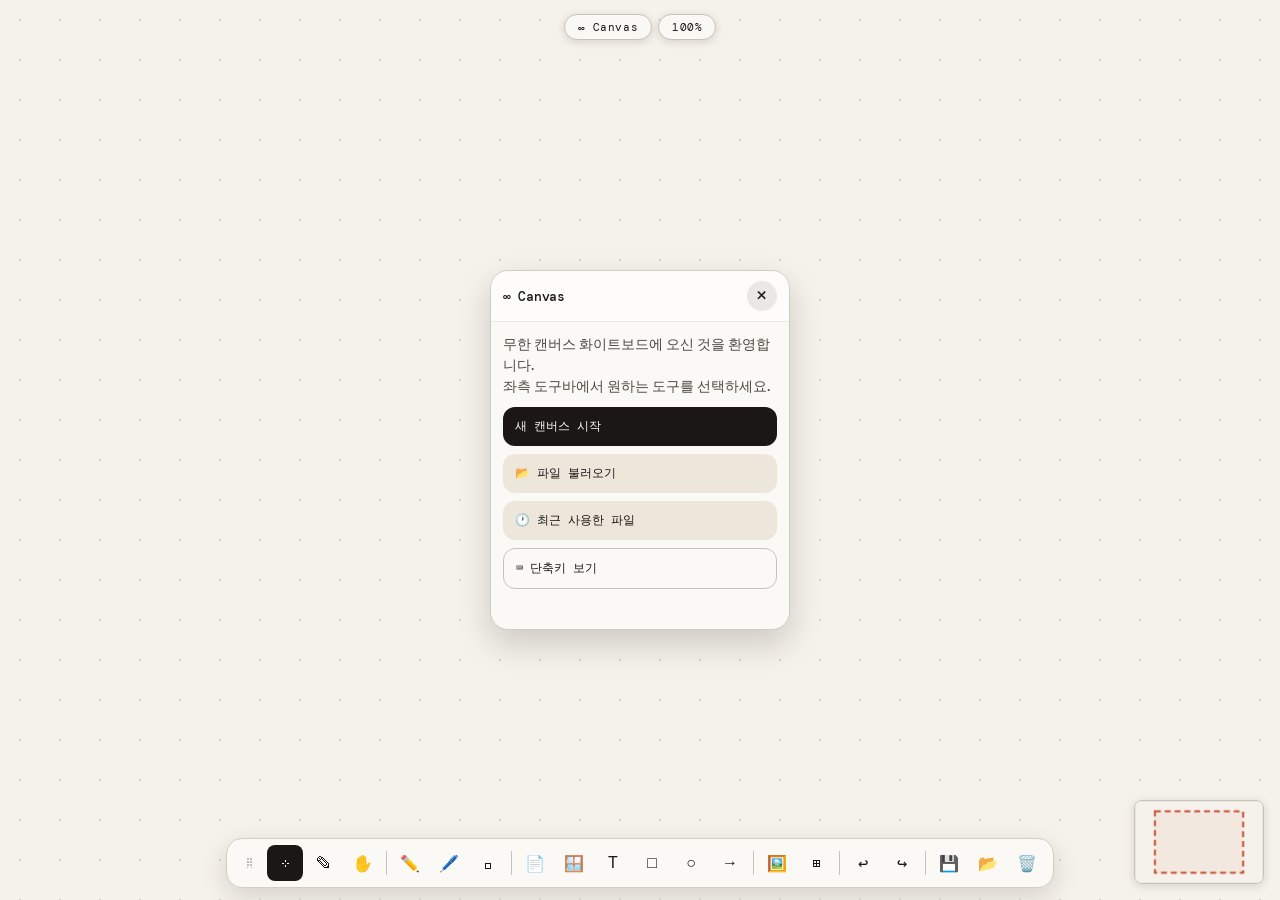
<file: index.html>
<!DOCTYPE html>
<html lang="ko">
<head>
<meta charset="UTF-8">
<meta name="viewport" content="width=device-width, initial-scale=1.0, viewport-fit=cover, maximum-scale=1.0, user-scalable=no">
<meta name="apple-mobile-web-app-capable" content="yes">
<meta name="apple-mobile-web-app-status-bar-style" content="default">
<meta name="theme-color" content="#f5f2eb">
<title>∞ Canvas 0.01</title>
<link rel="stylesheet" href="style.css">
</head>
<body data-tool="select">

<div id="grid"></div>
<canvas id="preview-canvas"></canvas>
<div id="sel-rect"></div>

<div id="topbar">
  <div class="pill" id="title-pill">∞ Canvas</div>
  <div class="pill" id="zoom-pill">100%</div>
</div>

<div id="ctx">
  <div class="citem" data-action="front">↑ 맨 앞으로</div>
  <div class="citem" data-action="back">↓ 맨 뒤로</div>
  <div class="cdiv"></div>
  <div class="citem" data-action="dup">⊞ 복제</div>
  <div class="cdiv"></div>
  <div class="citem danger" data-action="del">✕ 삭제</div>
</div>

<div id="snack"></div>

<div id="viewport">
  <div id="board">
    <svg id="svg-layer"></svg>
  </div>
</div>

<canvas id="minimap" width="130" height="84"></canvas>

<!-- ══ PEN SETTINGS PANEL ══ -->
<div id="pen-panel">
  <div class="pp-title">
    <span id="pp-title-txt">✏️ 펜 설정</span>
    <button class="pp-x" id="pp-close-btn">✕</button>
  </div>
  <div class="pp-sect">
    <div class="pp-lbl">펜 안정화 (smoothing)</div>
    <div class="pp-row">
      <input type="range" id="pp-smooth" min="0" max="20" step="1" value="0">
      <span class="pp-num" id="pp-smooth-v">0</span>
    </div>
    <div class="pp-chips" id="pp-sc">
      <button class="pp-chip pp-on" data-smooth="0">없음</button>
      <button class="pp-chip" data-smooth="5">약간</button>
      <button class="pp-chip" data-smooth="10">보통</button>
      <button class="pp-chip" data-smooth="18">강함</button>
    </div>
  </div>
  <div class="pp-sect">
    <div class="pp-lbl">불투명도 (opacity)</div>
    <div class="pp-row">
      <input type="range" id="pp-opacity" min="5" max="100" step="5" value="100">
      <span class="pp-num" id="pp-opacity-v">100%</span>
    </div>
  </div>
  <div class="pp-sect" id="pp-cap-sect">
    <div class="pp-lbl">선 끝 모양 (linecap)</div>
    <div class="pp-caps">
      <button class="pp-cap pp-on" data-cap="round">
        <svg width="30" height="10"><line x1="5" y1="5" x2="25" y2="5" stroke="currentColor" stroke-width="5" stroke-linecap="round"/></svg>
        <span>둥글게</span>
      </button>
      <button class="pp-cap" data-cap="square">
        <svg width="30" height="10"><line x1="5" y1="5" x2="25" y2="5" stroke="currentColor" stroke-width="5" stroke-linecap="square"/></svg>
        <span>각지게</span>
      </button>
      <button class="pp-cap" data-cap="butt">
        <svg width="30" height="10"><line x1="7" y1="5" x2="23" y2="5" stroke="currentColor" stroke-width="5" stroke-linecap="butt"/></svg>
        <span>짧게</span>
      </button>
    </div>
  </div>
  <div class="pp-sect" id="pp-pressure-sect">
    <div class="pp-lbl">끝 처리 (taper)</div>
    <div class="pp-chips" id="pp-pc">
      <button class="pp-chip pp-on" data-pressure="none">없음</button>
      <button class="pp-chip" data-pressure="start">시작</button>
      <button class="pp-chip" data-pressure="end">끝</button>
      <button class="pp-chip" data-pressure="both">양쪽</button>
    </div>
  </div>
  <div class="pp-sect">
    <div class="pp-lbl">미리보기</div>
    <div id="pp-preview-wrap">
      <svg id="pp-preview-svg" viewBox="0 0 200 42" preserveAspectRatio="none">
        <path id="pp-preview-path"
          d="M10,30 Q30,10 50,22 Q70,34 90,18 Q110,8 130,22 Q150,34 170,16 Q185,8 192,14"
          fill="none" stroke="#1a1714" stroke-width="2"
          stroke-linecap="round" stroke-linejoin="round"/>
      </svg>
    </div>
  </div>
</div>

<!-- ══ TOOLBAR (가로 통일) ══ -->
<div id="toolbar">
  <div id="tb-drag-handle">⠿</div>
  <div id="tb-tools">
    <button class="tbtn active" id="t-select" data-tip="선택 (V)" data-tool="select">⊹</button>
    <button class="tbtn" id="t-edit" data-tip="편집 (D)" data-tool="edit">✎</button>
    <button class="tbtn" id="t-pan" data-tip="이동 (H)" data-tool="pan">✋</button>
    <div class="sep"></div>
    <button class="tbtn" id="t-pen"       data-tip="펜 (P) · 재클릭 → 설정"       data-tool-or-panel="pen">✏️</button>
    <button class="tbtn" id="t-highlight" data-tip="형광펜 (L) · 재클릭 → 설정"    data-tool-or-panel="highlight">🖊️</button>
    <button class="tbtn" id="t-eraser"    data-tip="지우개 (E) · 재클릭 → 설정"    data-tool-or-panel="eraser">◻</button>
    <div class="sep"></div>
    <button class="tbtn" id="t-sticky" data-tip="포스트잇 (S)"  data-action="addSticky">📄</button>
    <button class="tbtn" id="t-card"   data-tip="카드 창 (W)"   data-action="addCard">🪟</button>
    <button class="tbtn" id="t-text"   data-tip="텍스트 (T)"    data-tool="text">T</button>
    <button class="tbtn" id="t-rect"   data-tip="사각형 (R)"    data-tool="rect">□</button>
    <button class="tbtn" id="t-circle" data-tip="원 (C)"        data-tool="circle">○</button>
    <button class="tbtn" id="t-arrow"  data-tip="화살표 (A)"    data-tool="arrow">→</button>
    <div class="sep"></div>
    <button class="tbtn" data-tip="이미지" data-action="addImage">🖼️</button>
    <button class="tbtn" data-tip="그리드 (G)"  data-action="toggleGrid">⊞</button>

    <!-- ═══ NEW: Undo / Redo 버튼 ═══ -->
    <div class="sep"></div>
    <button class="tbtn undo-redo-btn" id="t-undo" data-tip="실행 취소 (Ctrl+Z)" data-action="undo">↩</button>
    <button class="tbtn undo-redo-btn" id="t-redo" data-tip="다시 실행 (Ctrl+Shift+Z)" data-action="redo">↪</button>
    <!-- ═══ END NEW ═══ -->

    <div class="sep"></div>
    <button class="tbtn" data-tip="저장 Ctrl+S" data-action="save">💾</button>
    <button class="tbtn" data-tip="불러오기"     data-action="load">📂</button>
    <button class="tbtn" data-tip="전체 지우기"  data-action="clearAll">🗑️</button>
  </div>
</div>


<!-- ══ COLOR BAR (그리기 도구 선택 시 나타남) ══ -->
<div id="color-bar">
  <div class="cdot active" style="background:#1a1714" data-c="#1a1714"></div>
  <div class="cdot" style="background:#c84b2f" data-c="#c84b2f"></div>
  <div class="cdot" style="background:#2b6cb0" data-c="#2b6cb0"></div>
  <div class="cdot" style="background:#2d8a4e" data-c="#2d8a4e"></div>
  <div class="cdot" style="background:#7c3d9e" data-c="#7c3d9e"></div>
  <div class="cdot" style="background:#e8a320" data-c="#e8a320"></div>
  <div class="cb-sep"></div>
  <button class="sbtn active" data-sw="2"><div class="sline" style="height:2px"></div></button>
  <button class="sbtn"        data-sw="5"><div class="sline" style="height:4px"></div></button>
  <button class="sbtn"        data-sw="10"><div class="sline" style="height:7px"></div></button>
</div>

<input type="file" id="img-in"  accept="image/*" style="display:none">
<input type="file" id="load-in" style="display:none">

<script type="module" src="js/main.js"></script>
</body>
</html>
</file>
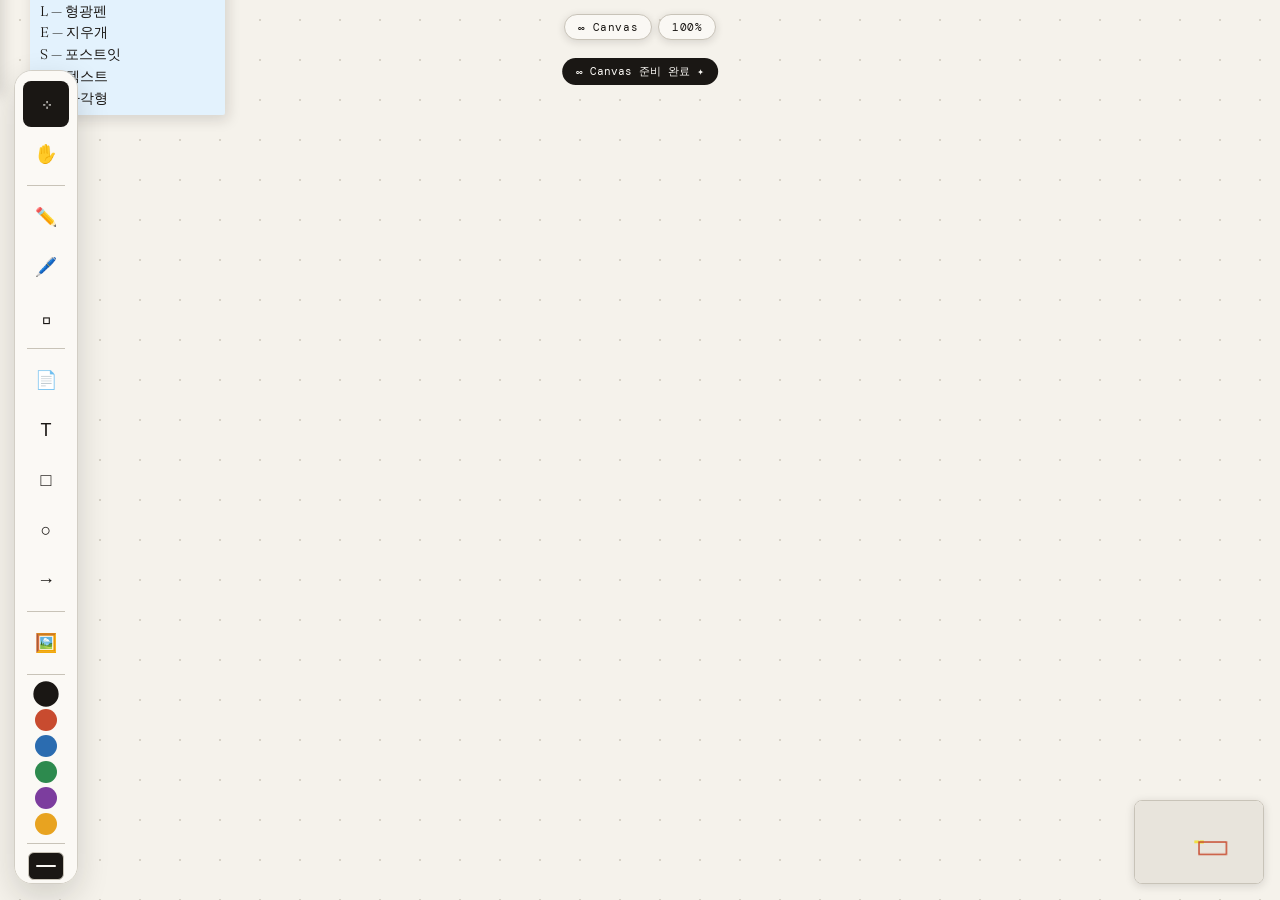
<file: index (1).html>
<!DOCTYPE html>
<html lang="ko">
<head>
<meta charset="UTF-8">
<meta name="viewport" content="width=device-width, initial-scale=1.0, viewport-fit=cover, maximum-scale=1.0">
<meta name="apple-mobile-web-app-capable" content="yes">
<meta name="apple-mobile-web-app-status-bar-style" content="default">
<meta name="theme-color" content="#f5f2eb">
<title>∞ Canvas</title>
<style>
@import url('https://fonts.googleapis.com/css2?family=DM+Mono:wght@400;500&family=Fraunces:ital,opsz,wght@0,9..144,300;1,9..144,300&display=swap');

/* ══════════════════════════════════════════
   ROOT TOKENS
══════════════════════════════════════════ */
:root {
  --bg:#f5f2eb; --grid:#d8d3c8; --ink:#1a1714;
  --panel:#faf8f4; --border:#c8c3b8; --shadow:rgba(26,23,20,0.14);
  --accent:#c84b2f; --accent2:#2b6cb0;
  /* layout sizes – overridden by JS */
  --tb-w: 60px;   /* sidebar width  (≥768px) */
  --tb-h: 60px;   /* bottom bar h   (<768px) */
  --safe-b: env(safe-area-inset-bottom, 0px);
  --safe-t: env(safe-area-inset-top,    0px);
  --safe-l: env(safe-area-inset-left,   0px);
  --safe-r: env(safe-area-inset-right,  0px);
}

/* ── Reset ── */
*{margin:0;padding:0;box-sizing:border-box;}
html,body{width:100%;height:100%;overflow:hidden;}
body{
  font-family:'DM Mono',monospace;
  background:var(--bg);
  user-select:none;-webkit-user-select:none;
  touch-action:none;
  -webkit-tap-highlight-color:transparent;
}

/* ══════════════════════════════════════════
   CANVAS LAYERS
══════════════════════════════════════════ */
#grid{
  position:fixed;inset:0;pointer-events:none;z-index:0;
  background-image:radial-gradient(circle,var(--grid) 1.5px,transparent 1.5px);
  background-size:40px 40px;
}
#viewport{position:fixed;overflow:hidden;z-index:1;}
#board{position:absolute;top:0;left:0;transform-origin:0 0;will-change:transform;}
#svg-layer{position:absolute;top:0;left:0;width:1px;height:1px;overflow:visible;pointer-events:none;}
#preview-canvas{position:fixed;pointer-events:none;z-index:500;}

/* Selection lasso */
#sel-rect{
  position:fixed;border:1.5px solid var(--accent2);
  background:rgba(43,108,176,0.08);pointer-events:none;
  display:none;z-index:600;border-radius:2px;
}
.el.lasso-hover>.el-body{outline:2px dashed var(--accent2);outline-offset:2px;}

/* ══════════════════════════════════════════
   ELEMENTS (sticky / text / image)
══════════════════════════════════════════ */
.el{position:absolute;}
.el-body{width:100%;height:100%;border-radius:2px;}
.el-handles{display:none;position:absolute;inset:-1px;pointer-events:none;}
.el.selected>.el-body{outline:2px solid var(--accent2);outline-offset:2px;}
.el.selected>.el-handles{display:block;}

.h-move{position:absolute;inset:0;cursor:move;pointer-events:all;}
.h-resize{
  position:absolute;width:12px;height:12px;
  background:white;border:2px solid var(--accent2);border-radius:2px;pointer-events:all;
}
.h-resize.nw{top:-6px;left:-6px;cursor:nw-resize;}
.h-resize.ne{top:-6px;right:-6px;cursor:ne-resize;}
.h-resize.se{bottom:-6px;right:-6px;cursor:se-resize;}
.h-resize.sw{bottom:-6px;left:-6px;cursor:sw-resize;}
.h-resize.n{top:-6px;left:calc(50% - 6px);cursor:n-resize;}
.h-resize.s{bottom:-6px;left:calc(50% - 6px);cursor:s-resize;}
.h-resize.e{top:calc(50% - 6px);right:-6px;cursor:e-resize;}
.h-resize.w{top:calc(50% - 6px);left:-6px;cursor:w-resize;}

/* Touch: bigger hit targets */
@media(pointer:coarse){
  .h-resize{width:20px;height:20px;}
  .h-resize.nw{top:-10px;left:-10px;}
  .h-resize.ne{top:-10px;right:-10px;}
  .h-resize.se{bottom:-10px;right:-10px;}
  .h-resize.sw{bottom:-10px;left:-10px;}
  .h-resize.n{top:-10px;left:calc(50% - 10px);}
  .h-resize.s{bottom:-10px;left:calc(50% - 10px);}
  .h-resize.e{top:calc(50% - 10px);right:-10px;}
  .h-resize.w{top:calc(50% - 10px);left:-10px;}
}

/* Sticky */
.sticky-body{
  padding:10px;display:flex;flex-direction:column;
  box-shadow:3px 5px 14px var(--shadow);min-width:120px;min-height:90px;
}
.sticky-bar{display:flex;justify-content:flex-end;gap:4px;margin-bottom:6px;flex-shrink:0;}
.sticky-btn{
  width:18px;height:18px;border:none;border-radius:50%;
  background:rgba(0,0,0,0.18);color:rgba(0,0,0,0.6);font-size:10px;cursor:pointer;
  display:flex;align-items:center;justify-content:center;
}
.sticky-btn:hover{opacity:.7;}
.sticky-body textarea{
  flex:1;border:none;background:transparent;resize:none;
  font-family:'Fraunces',serif;font-size:14px;font-weight:300;line-height:1.55;
  color:var(--ink);outline:none;cursor:text;min-height:60px;
}

/* Text */
.text-body{
  padding:4px 6px;min-width:60px;min-height:30px;white-space:pre-wrap;
  word-break:break-word;font-family:'Fraunces',serif;font-weight:300;
  line-height:1.4;outline:none;cursor:text;background:transparent;
}

/* Image */
.image-body{display:block;width:100%;height:100%;object-fit:contain;pointer-events:none;border-radius:1px;}

/* ══════════════════════════════════════════
   SHARED BUTTON / DOT / STROKE STYLES
══════════════════════════════════════════ */
.tbtn{
  display:flex;align-items:center;justify-content:center;
  border:none;border-radius:8px;background:transparent;
  cursor:pointer;font-size:16px;color:var(--ink);
  transition:background .12s,transform .1s;
  position:relative;flex-shrink:0;
  -webkit-tap-highlight-color:transparent;
}
.tbtn:active{transform:scale(.93);}
.tbtn.active{background:var(--ink);color:var(--panel);}

/* tooltip — desktop only */
@media(hover:hover){
  .tbtn[data-tip]:hover{background:rgba(0,0,0,0.07);transform:translateY(-1px);}
  .tbtn[data-tip]:hover::after{
    content:attr(data-tip);position:absolute;
    background:var(--ink);color:var(--panel);font-size:10px;
    padding:3px 7px;border-radius:5px;white-space:nowrap;pointer-events:none;z-index:9999;
  }
}

.cdot{
  border-radius:50%;cursor:pointer;border:2px solid transparent;
  transition:transform .1s,border-color .1s;flex-shrink:0;
}
.cdot:hover{transform:scale(1.2);}
.cdot.active{border-color:var(--ink);transform:scale(1.15);}

.sbtn{
  display:flex;align-items:center;justify-content:center;
  border:1.5px solid var(--border);border-radius:6px;
  cursor:pointer;background:transparent;transition:background .12s;flex-shrink:0;
}
.sbtn:hover{background:rgba(0,0,0,0.07);}
.sbtn.active{background:var(--ink);}
.sbtn.active .sline{background:var(--panel);}
.sline{border-radius:99px;background:var(--ink);width:60%;}

.sep{background:var(--border);flex-shrink:0;}

/* ══════════════════════════════════════════
   ★ FLOATING TOOLBAR (all platforms)
══════════════════════════════════════════ */
#toolbar{
  position:fixed;
  left:calc(14px + var(--safe-l));
  top:calc(70px + var(--safe-t));
  z-index:1000;
  width:clamp(52px, 6.2vw, 64px);
  max-height:calc(100vh - var(--safe-t) - var(--safe-b) - 86px);
  background:color-mix(in srgb, var(--panel) 88%, white 12%);
  border:1.5px solid color-mix(in srgb, var(--border) 82%, white 18%);
  border-radius:18px;
  box-shadow:0 12px 32px rgba(26,23,20,0.16);
  backdrop-filter:blur(10px);
  -webkit-backdrop-filter:blur(10px);
  display:flex;
  flex-direction:column;
  align-items:center;
  gap:4px;
  padding:10px 0;
  overflow-y:auto;
  overflow-x:hidden;
  scrollbar-width:none;
}
#toolbar::-webkit-scrollbar{display:none;}
#toolbar .tbtn{width:clamp(40px, 4.8vw, 46px);height:clamp(40px, 4.8vw, 46px);font-size:clamp(15px, 1.8vw, 18px);}
#toolbar .tbtn[data-tip]:hover::after{left:calc(100% + 8px);top:50%;transform:translateY(-50%);}
#toolbar .cdot{width:clamp(18px, 2.1vw, 22px);height:clamp(18px, 2.1vw, 22px);}
#toolbar .sbtn{width:clamp(30px, 3.8vw, 36px);height:clamp(22px, 2.8vw, 28px);}
#toolbar .sep{width:60%;height:1px;margin:4px 0;}

/* tablet tuning */
@media(max-width:1024px){
  #toolbar{
    left:calc(12px + var(--safe-l));
    top:calc(64px + var(--safe-t));
    width:58px;
    max-height:calc(100vh - var(--safe-t) - var(--safe-b) - 78px);
    border-radius:16px;
  }
  #toolbar .tbtn{width:42px;height:42px;font-size:17px;}
}

/* phone: floating bottom rail */
@media(max-width:767px){
  #toolbar{
    left:calc(10px + var(--safe-l));
    right:calc(10px + var(--safe-r));
    top:auto;
    bottom:calc(10px + var(--safe-b));
    width:auto;
    max-height:none;
    flex-direction:row;
    justify-content:flex-start;
    gap:3px;
    padding:8px 10px;
    overflow-x:auto;
    overflow-y:hidden;
    border-radius:18px;
  }
  #toolbar .tbtn{width:40px;height:40px;font-size:18px;flex-shrink:0;}
  #toolbar .cdot{width:22px;height:22px;flex-shrink:0;}
  #toolbar .sbtn{width:30px;height:30px;flex-shrink:0;}
  #toolbar .sep{width:1px;height:28px;margin:0 2px;}
  #toolbar .tbtn[data-tip]:hover::after{display:none;}
}

/* ══════════════════════════════════════════
   TOPBAR
══════════════════════════════════════════ */
#topbar{
  position:fixed;z-index:1000;
  display:flex;align-items:center;gap:6px;
  pointer-events:none;
}
#topbar>*{pointer-events:all;}

/* desktop/tablet: top-center */
#topbar{
  top:calc(14px + var(--safe-t));
  left:0;
  right:0;
  justify-content:center;
}
.pill{
  background:var(--panel);border:1.5px solid var(--border);border-radius:999px;
  padding:5px 13px;font-size:11px;color:var(--ink);
  box-shadow:0 2px 8px var(--shadow);letter-spacing:.05em;white-space:nowrap;
}
#zoom-pill{cursor:pointer;min-width:54px;text-align:center;}
#zoom-pill:hover{background:rgba(0,0,0,0.06);}

/* mobile: top-right corner */
@media(max-width:767px){
  #topbar{
    top:calc(10px + var(--safe-t));
    left:auto;
    right:calc(10px + var(--safe-r));
    justify-content:flex-end;
  }
  #title-pill{display:none;}
  .pill{padding:4px 10px;font-size:10px;}
}

/* ══════════════════════════════════════════
   CONTEXT MENU
══════════════════════════════════════════ */
#ctx{
  position:fixed;z-index:9999;background:var(--panel);
  border:1.5px solid var(--border);border-radius:10px;
  box-shadow:0 8px 30px var(--shadow);padding:6px;display:none;min-width:140px;
}
.citem{
  padding:9px 14px;border-radius:6px;cursor:pointer;font-size:13px;color:var(--ink);
  transition:background .1s;
}
.citem:hover,.citem:active{background:rgba(0,0,0,0.07);}
.citem.danger{color:var(--accent);}
.cdiv{height:1px;background:var(--border);margin:4px 0;}

/* ══════════════════════════════════════════
   SNACKBAR
══════════════════════════════════════════ */
#snack{
  position:fixed;left:50%;
  transform:translateX(-50%) translateY(-8px);
  background:var(--ink);color:var(--panel);
  font-size:11px;padding:6px 14px;border-radius:999px;
  opacity:0;transition:opacity .2s,transform .2s;
  z-index:9999;pointer-events:none;white-space:nowrap;
}
#snack.show{opacity:1;transform:translateX(-50%) translateY(0);}

/* desktop: below topbar */
#snack{top:58px;}
@media(max-width:767px){
  #snack{top:calc(50px + var(--safe-t));}
}

/* ══════════════════════════════════════════
   MINIMAP
══════════════════════════════════════════ */
#minimap{
  position:fixed;right:16px;
  width:130px;height:84px;
  background:var(--panel);border:1.5px solid var(--border);border-radius:8px;
  overflow:hidden;box-shadow:0 2px 10px var(--shadow);z-index:999;
  bottom:16px;
}
/* hide on small screens */
@media(max-width:767px){
  #minimap{display:none;}
}

/* ══════════════════════════════════════════
   CURSOR OVERRIDES
══════════════════════════════════════════ */
body[data-tool="pan"] #viewport{cursor:grab;}
body[data-tool="pan"].panning #viewport{cursor:grabbing;}
body[data-tool="pen"] #viewport,
body[data-tool="highlight"] #viewport,
body[data-tool="eraser"] #viewport,
body[data-tool="rect"] #viewport,
body[data-tool="circle"] #viewport,
body[data-tool="arrow"] #viewport{cursor:crosshair;}
body[data-tool="text"] #viewport{cursor:text;}
body[data-tool="select"] #viewport{cursor:default;}

/* ══════════════════════════════════════════
   PEN SETTINGS PANEL
══════════════════════════════════════════ */
#pen-panel{
  position:fixed;z-index:2000;
  background:color-mix(in srgb,var(--panel) 94%,white 6%);
  border:1.5px solid color-mix(in srgb,var(--border) 80%,white 20%);
  border-radius:16px;
  box-shadow:0 16px 48px rgba(26,23,20,0.20);
  backdrop-filter:blur(14px);-webkit-backdrop-filter:blur(14px);
  padding:14px 14px 16px;
  width:228px;
  display:none;flex-direction:column;gap:13px;
  font-size:11px;color:var(--ink);letter-spacing:.03em;
  opacity:0;transform:translateX(-6px) scale(.97);
  transition:opacity .15s,transform .15s;
  pointer-events:none;
}
#pen-panel.pp-open{
  display:flex;opacity:1;transform:none;pointer-events:all;
}
/* caret */
#pen-panel::before{
  content:'';position:absolute;
  top:22px;left:-7px;
  width:11px;height:11px;
  background:color-mix(in srgb,var(--panel) 94%,white 6%);
  border-left:1.5px solid color-mix(in srgb,var(--border) 80%,white 20%);
  border-bottom:1.5px solid color-mix(in srgb,var(--border) 80%,white 20%);
  transform:rotate(45deg);border-radius:0 0 0 3px;
}
@media(max-width:767px){
  #pen-panel{
    left:50%!important;top:auto!important;
    bottom:calc(78px + var(--safe-b));
    transform:translateX(-50%) scale(.97)!important;
    width:min(340px,92vw);
  }
  #pen-panel.pp-open{transform:translateX(-50%) scale(1)!important;}
  #pen-panel::before{display:none;}
}
/* title */
.pp-title{
  display:flex;align-items:center;justify-content:space-between;
  padding-bottom:10px;border-bottom:1px solid var(--border);
  font-weight:500;font-size:11.5px;letter-spacing:.04em;
}
.pp-x{
  width:22px;height:22px;border:none;background:transparent;
  border-radius:50%;cursor:pointer;display:flex;align-items:center;justify-content:center;
  font-size:13px;color:color-mix(in srgb,var(--ink) 50%,transparent);
}
.pp-x:hover{background:rgba(0,0,0,0.08);}
/* section */
.pp-sect{display:flex;flex-direction:column;gap:6px;width:100%;}
.pp-lbl{
  font-size:9px;letter-spacing:.1em;text-transform:uppercase;font-weight:500;
  color:color-mix(in srgb,var(--ink) 42%,transparent);
}
/* slider row */
.pp-row{display:flex;align-items:center;gap:8px;}
.pp-row input[type=range]{
  flex:1;height:3px;-webkit-appearance:none;appearance:none;
  background:var(--border);border-radius:99px;outline:none;cursor:pointer;
}
.pp-row input[type=range]::-webkit-slider-thumb{
  -webkit-appearance:none;width:17px;height:17px;border-radius:50%;
  background:var(--ink);border:2.5px solid var(--panel);
  box-shadow:0 1px 5px rgba(0,0,0,.28);cursor:pointer;
}
.pp-row input[type=range]::-moz-range-thumb{
  width:17px;height:17px;border-radius:50%;background:var(--ink);
  border:2.5px solid var(--panel);box-shadow:0 1px 5px rgba(0,0,0,.28);
}
.pp-num{
  min-width:30px;text-align:right;font-size:11px;
  color:color-mix(in srgb,var(--ink) 60%,transparent);
  font-variant-numeric:tabular-nums;
}
/* chips */
.pp-chips{display:flex;gap:5px;flex-wrap:wrap;}
.pp-chip{
  padding:5px 9px;border-radius:8px;
  border:1.5px solid var(--border);
  font-size:10px;cursor:pointer;background:transparent;color:var(--ink);
  transition:background .12s,border-color .12s,color .12s;
  font-family:'DM Mono',monospace;
}
.pp-chip:hover{background:rgba(0,0,0,0.06);}
.pp-chip.pp-on{background:var(--ink);color:var(--panel);border-color:var(--ink);}
/* linecap buttons */
.pp-caps{display:flex;gap:5px;}
.pp-cap{
  flex:1;height:36px;border-radius:8px;
  border:1.5px solid var(--border);background:transparent;
  cursor:pointer;display:flex;flex-direction:column;
  align-items:center;justify-content:center;gap:2px;
  font-size:8.5px;color:var(--ink);font-family:'DM Mono',monospace;
  transition:background .12s,border-color .12s,color .12s;
}
.pp-cap:hover{background:rgba(0,0,0,0.06);}
.pp-cap.pp-on{background:var(--ink);color:var(--panel);border-color:var(--ink);}
.pp-cap svg{pointer-events:none;}
/* preview */
#pp-preview-wrap{
  width:100%;height:42px;border-radius:9px;
  border:1.5px solid var(--border);background:var(--bg);
  overflow:hidden;display:flex;align-items:center;justify-content:center;
}
#pp-preview-svg{width:100%;height:100%;}
/* dot badge on active draw buttons */
#t-pen.active::after,#t-highlight.active::after,#t-eraser.active::after{
  content:'';position:absolute;bottom:5px;right:5px;
  width:5px;height:5px;border-radius:50%;
  background:var(--accent);opacity:.8;pointer-events:none;
}
</style>
</head>
<body data-tool="select">

<div id="grid"></div>
<canvas id="preview-canvas"></canvas>
<div id="sel-rect"></div>

<div id="topbar">
  <div class="pill" id="title-pill">∞ Canvas</div>
  <div class="pill" id="zoom-pill" onclick="resetView()">100%</div>
</div>

<div id="ctx">
  <div class="citem" onclick="ctxDo('front')">↑ 맨 앞으로</div>
  <div class="citem" onclick="ctxDo('back')">↓ 맨 뒤로</div>
  <div class="cdiv"></div>
  <div class="citem" onclick="ctxDo('dup')">⊞ 복제</div>
  <div class="cdiv"></div>
  <div class="citem danger" onclick="ctxDo('del')">✕ 삭제</div>
</div>

<div id="snack"></div>

<div id="viewport">
  <div id="board">
    <svg id="svg-layer"></svg>
  </div>
</div>

<canvas id="minimap" width="130" height="84"></canvas>

<!-- ══ PEN SETTINGS PANEL ══ -->
<div id="pen-panel">
  <div class="pp-title">
    <span id="pp-title-txt">✏️ 펜 설정</span>
    <button class="pp-x" onclick="closePenPanel()">✕</button>
  </div>

  <!-- 안정화 -->
  <div class="pp-sect">
    <div class="pp-lbl">펜 안정화 (smoothing)</div>
    <div class="pp-row">
      <input type="range" id="pp-smooth" min="0" max="20" step="1" value="0" oninput="onPPChange()">
      <span class="pp-num" id="pp-smooth-v">0</span>
    </div>
    <div class="pp-chips" id="pp-sc">
      <button class="pp-chip pp-on" onclick="setPPSmooth(0,this)">없음</button>
      <button class="pp-chip"       onclick="setPPSmooth(5,this)">약간</button>
      <button class="pp-chip"       onclick="setPPSmooth(10,this)">보통</button>
      <button class="pp-chip"       onclick="setPPSmooth(18,this)">강함</button>
    </div>
  </div>

  <!-- 불투명도 -->
  <div class="pp-sect">
    <div class="pp-lbl">불투명도 (opacity)</div>
    <div class="pp-row">
      <input type="range" id="pp-opacity" min="5" max="100" step="5" value="100" oninput="onPPChange()">
      <span class="pp-num" id="pp-opacity-v">100%</span>
    </div>
  </div>

  <!-- 선 끝 모양 -->
  <div class="pp-sect" id="pp-cap-sect">
    <div class="pp-lbl">선 끝 모양 (linecap)</div>
    <div class="pp-caps">
      <button class="pp-cap pp-on" data-cap="round"  onclick="setPPCap(this)">
        <svg width="30" height="10"><line x1="5" y1="5" x2="25" y2="5" stroke="currentColor" stroke-width="5" stroke-linecap="round"/></svg>
        <span>둥글게</span>
      </button>
      <button class="pp-cap" data-cap="square" onclick="setPPCap(this)">
        <svg width="30" height="10"><line x1="5" y1="5" x2="25" y2="5" stroke="currentColor" stroke-width="5" stroke-linecap="square"/></svg>
        <span>각지게</span>
      </button>
      <button class="pp-cap" data-cap="butt"   onclick="setPPCap(this)">
        <svg width="30" height="10"><line x1="7" y1="5" x2="23" y2="5" stroke="currentColor" stroke-width="5" stroke-linecap="butt"/></svg>
        <span>짧게</span>
      </button>
    </div>
  </div>

  <!-- 압력 효과 -->
  <div class="pp-sect" id="pp-pressure-sect">
    <div class="pp-lbl">끝 처리 (taper)</div>
    <div class="pp-chips" id="pp-pc">
      <button class="pp-chip pp-on" data-pressure="none"  onclick="setPPPressure(this)">없음</button>
      <button class="pp-chip"       data-pressure="start" onclick="setPPPressure(this)">시작</button>
      <button class="pp-chip"       data-pressure="end"   onclick="setPPPressure(this)">끝</button>
      <button class="pp-chip"       data-pressure="both"  onclick="setPPPressure(this)">양쪽</button>
    </div>
  </div>

  <!-- 미리보기 -->
  <div class="pp-sect">
    <div class="pp-lbl">미리보기</div>
    <div id="pp-preview-wrap">
      <svg id="pp-preview-svg" viewBox="0 0 200 42" preserveAspectRatio="none">
        <path id="pp-preview-path"
          d="M10,30 Q30,10 50,22 Q70,34 90,18 Q110,8 130,22 Q150,34 170,16 Q185,8 192,14"
          fill="none" stroke="#1a1714" stroke-width="2"
          stroke-linecap="round" stroke-linejoin="round"/>
      </svg>
    </div>
  </div>
</div>

<!-- ══ TOOLBAR ══ -->
<div id="toolbar">
  <!-- 도구 선택 -->
  <button class="tbtn active" id="t-select"    data-tip="선택 (V)"    onclick="setTool('select')">⊹</button>
  <button class="tbtn"        id="t-pan"        data-tip="이동 (H)"    onclick="setTool('pan')">✋</button>
  <div class="sep"></div>
  <!-- 그리기 -->
  <button class="tbtn" id="t-pen"       data-tip="펜 (P) · 재클릭 → 설정"       onclick="setToolOrPanel('pen')">✏️</button>
  <button class="tbtn" id="t-highlight" data-tip="형광펜 (L) · 재클릭 → 설정"    onclick="setToolOrPanel('highlight')">🖊️</button>
  <button class="tbtn" id="t-eraser"    data-tip="지우개 (E) · 재클릭 → 설정"    onclick="setToolOrPanel('eraser')">◻</button>
  <div class="sep"></div>
  <!-- 요소 추가 -->
  <button class="tbtn" id="t-sticky" data-tip="포스트잇 (S)"  onclick="addSticky()">📄</button>
  <button class="tbtn" id="t-text"   data-tip="텍스트 (T)"    onclick="setTool('text')">T</button>
  <button class="tbtn" id="t-rect"   data-tip="사각형 (R)"    onclick="setTool('rect')">□</button>
  <button class="tbtn" id="t-circle" data-tip="원 (C)"        onclick="setTool('circle')">○</button>
  <button class="tbtn" id="t-arrow"  data-tip="화살표 (A)"    onclick="setTool('arrow')">→</button>
  <div class="sep"></div>
  <!-- 이미지 -->
  <button class="tbtn" data-tip="이미지" onclick="document.getElementById('img-in').click()">🖼️</button>
  <div class="sep"></div>
  <!-- 색상 -->
  <div class="cdot active" style="background:#1a1714" data-c="#1a1714" onclick="setColor(this)"></div>
  <div class="cdot" style="background:#c84b2f" data-c="#c84b2f" onclick="setColor(this)"></div>
  <div class="cdot" style="background:#2b6cb0" data-c="#2b6cb0" onclick="setColor(this)"></div>
  <div class="cdot" style="background:#2d8a4e" data-c="#2d8a4e" onclick="setColor(this)"></div>
  <div class="cdot" style="background:#7c3d9e" data-c="#7c3d9e" onclick="setColor(this)"></div>
  <div class="cdot" style="background:#e8a320" data-c="#e8a320" onclick="setColor(this)"></div>
  <div class="sep"></div>
  <!-- 선 굵기 -->
  <button class="sbtn active" data-sw="2"  onclick="setStroke(this,2)"><div class="sline" style="height:2px"></div></button>
  <button class="sbtn"        data-sw="5"  onclick="setStroke(this,5)"><div class="sline" style="height:4px"></div></button>
  <button class="sbtn"        data-sw="10" onclick="setStroke(this,10)"><div class="sline" style="height:7px"></div></button>
  <div class="sep"></div>
  <!-- 유틸 -->
  <button class="tbtn" data-tip="그리드 (G)"  onclick="toggleGrid()">⊞</button>
  <button class="tbtn" data-tip="저장 Ctrl+S" onclick="saveBoard()">💾</button>
  <button class="tbtn" data-tip="불러오기"     onclick="document.getElementById('load-in').click()">📂</button>
  <button class="tbtn" data-tip="전체 지우기"  onclick="clearAll()">🗑️</button>
</div>

<input type="file" id="img-in"  accept="image/*"       style="display:none" onchange="handleImg(event)">
<input type="file" id="load-in" accept=".canvas,.json" style="display:none" onchange="loadBoard(event)">

<script>
/* ════════════════════════════════════════════════════════
   GLOBALS
════════════════════════════════════════════════════════ */
const vp    = document.getElementById('viewport');
const board = document.getElementById('board');
const svgl  = document.getElementById('svg-layer');
const pCvs  = document.getElementById('preview-canvas');
const pCtx  = pCvs.getContext('2d');
const mmCvs = document.getElementById('minimap');
const mmCtx = mmCvs.getContext('2d');
const selRect = document.getElementById('sel-rect');

let T = {x:0, y:0, s:1};
let tool='select', color='#1a1714', sw=2;

/* ── pen settings ── */
const penCfg = { smooth:0, opacity:100, cap:'round', pressure:'none' };
let penPanelOpen = false;

let panning=false, panOrigin={x:0,y:0};
let drawing=false, drawPts=[], livePth=null, shapeA=null;
let dragging=null;
let resizing=null;
let selected=null;
let selectedEls=[];
let lasso=null;
let touchLasso=null;
let touchPanOrigin=null;
let ctxEl=null;
let strokes=[];
let zTop=10;
let gridOn=true;
let longPressTimer=null;

/* ════════════════════════════════════════════════════════
   RESPONSIVE LAYOUT
════════════════════════════════════════════════════════ */
const MOBILE_BP = 767; // px

function isMobile(){ return window.innerWidth <= MOBILE_BP; }

function syncLayout(){
  const tb = document.getElementById('toolbar');
  const mm = document.getElementById('minimap');
  const tbRect = tb.getBoundingClientRect();

  document.documentElement.style.setProperty('--tb-w', '0px');
  document.documentElement.style.setProperty('--tb-h', '0px');

  vp.style.cssText = `top:0;left:0;right:0;bottom:0;`;
  pCvs.style.cssText = `top:0;left:0;right:0;bottom:0;width:${window.innerWidth}px;height:${window.innerHeight}px;`;
  pCvs.width  = window.innerWidth;
  pCvs.height = window.innerHeight;

  if(mm){
    mm.style.bottom = isMobile() ? `${Math.ceil(tbRect.height) + 20}px` : '16px';
    mm.style.right = '16px';
  }

  updateGrid();
  updateMinimap();
}

window.addEventListener('resize', ()=>{ syncLayout(); });
window.addEventListener('orientationchange', ()=>setTimeout(syncLayout, 250));

/* ════════════════════════════════════════════════════════
   TRANSFORM
════════════════════════════════════════════════════════ */
function applyT(){
  board.style.transform = `translate(${T.x}px,${T.y}px) scale(${T.s})`;
  document.getElementById('zoom-pill').textContent = Math.round(T.s*100)+'%';
  updateGrid(); updateMinimap();
}
function getVpRect(){ return vp.getBoundingClientRect(); }
function s2b(sx,sy){
  const r=getVpRect();
  return {x:(sx-r.left-T.x)/T.s, y:(sy-r.top-T.y)/T.s};
}
function b2s(bx,by){
  const r=getVpRect();
  return {x:r.left+bx*T.s+T.x, y:r.top+by*T.s+T.y};
}
function resetView(){ T={x:0,y:0,s:1}; applyT(); }

function updateGrid(){
  const g = document.getElementById('grid');
  if(!gridOn){ g.style.display='none'; return; }
  g.style.display='block';
  const sz = 40*T.s;
  g.style.backgroundSize = `${sz}px ${sz}px`;
  g.style.backgroundPosition = `${T.x%sz}px ${T.y%sz}px`;
}
function toggleGrid(){ gridOn=!gridOn; updateGrid(); }

/* ════════════════════════════════════════════════════════
   TOOL / COLOR / STROKE
════════════════════════════════════════════════════════ */
function setTool(t){
  tool=t;
  document.body.setAttribute('data-tool',t);
  document.querySelectorAll('.tbtn[id^="t-"]').forEach(b=>b.classList.remove('active'));
  const btn=document.getElementById('t-'+t);
  if(btn) btn.classList.add('active');
  deselectAll(); closeCtx();
  closePenPanel();
}

/* ── 이미 선택된 그리기 도구를 다시 누르면 설정 패널 토글 ── */
function setToolOrPanel(t){
  if(tool===t){
    togglePenPanel(t);
  } else {
    setTool(t);
  }
}

/* ════════════════════════════════════════════════════════
   PEN SETTINGS PANEL
════════════════════════════════════════════════════════ */
function togglePenPanel(t){
  const pp=document.getElementById('pen-panel');
  if(penPanelOpen){ closePenPanel(); return; }
  openPenPanel(t);
}
function openPenPanel(t){
  const pp=document.getElementById('pen-panel');
  // 제목 업데이트
  const titles={pen:'✏️ 펜 설정', highlight:'🖊️ 형광펜 설정', eraser:'◻ 지우개 설정'};
  document.getElementById('pp-title-txt').textContent = titles[t]||'설정';
  // eraser는 일부 섹션 숨김
  const isEraser = t==='eraser';
  document.getElementById('pp-cap-sect').style.display      = isEraser?'none':'';
  document.getElementById('pp-pressure-sect').style.display = isEraser?'none':'';
  document.querySelector('#pp-preview-wrap').parentElement.style.display = isEraser?'none':'';
  // 슬라이더 동기
  document.getElementById('pp-smooth').value  = penCfg.smooth;
  document.getElementById('pp-smooth-v').textContent = penCfg.smooth;
  document.getElementById('pp-opacity').value = penCfg.opacity;
  document.getElementById('pp-opacity-v').textContent = penCfg.opacity+'%';
  // 위치 계산
  positionPenPanel(t);
  pp.style.display='flex';
  requestAnimationFrame(()=>{ pp.classList.add('pp-open'); });
  penPanelOpen=true;
  updatePPPreview();
}
function closePenPanel(){
  const pp=document.getElementById('pen-panel');
  pp.classList.remove('pp-open');
  setTimeout(()=>{ if(!penPanelOpen) pp.style.display='none'; },160);
  penPanelOpen=false;
}
function positionPenPanel(t){
  if(window.innerWidth<=767) return; // 모바일: CSS로 처리
  const btn=document.getElementById('t-'+t);
  if(!btn) return;
  const br=btn.getBoundingClientRect();
  const pp=document.getElementById('pen-panel');
  pp.style.left=(br.right+10)+'px';
  pp.style.top = Math.min(br.top, window.innerHeight-500)+'px';
}
function onPPChange(){
  penCfg.smooth  = parseInt(document.getElementById('pp-smooth').value);
  penCfg.opacity = parseInt(document.getElementById('pp-opacity').value);
  document.getElementById('pp-smooth-v').textContent  = penCfg.smooth;
  document.getElementById('pp-opacity-v').textContent = penCfg.opacity+'%';
  // 안정화 preset chips 동기
  const chips=[...document.querySelectorAll('#pp-sc .pp-chip')];
  const presets=[0,5,10,18];
  chips.forEach((c,i)=>c.classList.toggle('pp-on', presets[i]===penCfg.smooth));
  updatePPPreview();
}
function setPPSmooth(v,el){
  document.querySelectorAll('#pp-sc .pp-chip').forEach(c=>c.classList.remove('pp-on'));
  el.classList.add('pp-on');
  penCfg.smooth=v;
  document.getElementById('pp-smooth').value=v;
  document.getElementById('pp-smooth-v').textContent=v;
  updatePPPreview();
}
function setPPCap(el){
  document.querySelectorAll('.pp-cap').forEach(c=>c.classList.remove('pp-on'));
  el.classList.add('pp-on');
  penCfg.cap=el.dataset.cap;
  updatePPPreview();
}
function setPPPressure(el){
  document.querySelectorAll('#pp-pc .pp-chip').forEach(c=>c.classList.remove('pp-on'));
  el.classList.add('pp-on');
  penCfg.pressure=el.dataset.pressure;
  updatePPPreview();
}
function updatePPPreview(){
  const p=document.getElementById('pp-preview-path'); if(!p) return;
  const baseW = (tool==='highlight') ? sw*4 : sw;
  const col = (tool==='highlight') ? color+'99' : color;
  const opacity = penCfg.opacity/100;
  p.setAttribute('stroke',col);
  p.setAttribute('stroke-opacity',opacity);
  p.setAttribute('stroke-linecap',penCfg.cap);
  p.setAttribute('stroke-linejoin','round');
  p.setAttribute('stroke-width', Math.max(1,baseW));
  // taper 시뮬
  const base='M10,30 Q30,10 50,22 Q70,34 90,18 Q110,8 130,22 Q150,34 170,16 Q185,8 192,14';
  p.setAttribute('d',base);
}

/* 안정화 적용: 포인트 배열 스무딩 */
function smoothPts(pts, level){
  if(level===0||pts.length<3) return pts;
  const out=[pts[0]];
  const k=Math.min(level,Math.floor(pts.length/2));
  for(let i=1;i<pts.length-1;i++){
    let sx=0,sy=0,cnt=0;
    for(let j=Math.max(0,i-k);j<=Math.min(pts.length-1,i+k);j++){
      sx+=pts[j].x; sy+=pts[j].y; cnt++;
    }
    out.push({x:sx/cnt,y:sy/cnt});
  }
  out.push(pts[pts.length-1]);
  return out;
}

function setColor(el){
  document.querySelectorAll('.cdot').forEach(d=>d.classList.remove('active'));
  el.classList.add('active'); color=el.dataset.c;
}
function setStroke(el,v){
  document.querySelectorAll('.sbtn').forEach(b=>b.classList.remove('active'));
  el.classList.add('active'); sw=v;
}

/* ════════════════════════════════════════════════════════
   SELECTION
════════════════════════════════════════════════════════ */
function select(el, additive=false){
  if(!additive) deselectAll();
  if(selectedEls.includes(el)) return;
  selectedEls.push(el);
  selected=el;
  el.classList.add('selected');
  el.querySelector('.el-handles').style.display='block';
}
function deselectAll(){
  selectedEls.forEach(el=>{
    el.classList.remove('selected');
    el.querySelector('.el-handles').style.display='none';
  });
  selectedEls=[]; selected=null;
}

/* ════════════════════════════════════════════════════════
   LASSO
════════════════════════════════════════════════════════ */
function showSelRect(l){
  const x=Math.min(l.x0,l.x1), y=Math.min(l.y0,l.y1);
  const w=Math.abs(l.x1-l.x0), h=Math.abs(l.y1-l.y0);
  selRect.style.cssText=`display:block;left:${x}px;top:${y}px;width:${w}px;height:${h}px;`;
}
function hideSelRect(){ selRect.style.display='none'; }
function highlightLasso(l){
  const sx=Math.min(l.x0,l.x1), sy=Math.min(l.y0,l.y1);
  const ex=Math.max(l.x0,l.x1), ey=Math.max(l.y0,l.y1);
  board.querySelectorAll('.el').forEach(el=>{
    const bx=parseFloat(el.style.left), by=parseFloat(el.style.top);
    const bw=parseFloat(el.style.width), bh=parseFloat(el.style.height);
    const s2=b2s(bx,by), se=b2s(bx+bw,by+bh);
    el.classList.toggle('lasso-hover', se.x>sx&&s2.x<ex&&se.y>sy&&s2.y<ey);
  });
}
function finalizeLasso(l){
  const sx=Math.min(l.x0,l.x1), sy=Math.min(l.y0,l.y1);
  const ex=Math.max(l.x0,l.x1), ey=Math.max(l.y0,l.y1);
  deselectAll();
  if(ex-sx<5 && ey-sy<5) return;
  board.querySelectorAll('.el').forEach(el=>{
    el.classList.remove('lasso-hover');
    const bx=parseFloat(el.style.left), by=parseFloat(el.style.top);
    const bw=parseFloat(el.style.width), bh=parseFloat(el.style.height);
    const s2=b2s(bx,by), se=b2s(bx+bw,by+bh);
    if(se.x>sx&&s2.x<ex&&se.y>sy&&s2.y<ey) select(el,true);
  });
}

/* ════════════════════════════════════════════════════════
   WHEEL ZOOM
════════════════════════════════════════════════════════ */
vp.addEventListener('wheel',e=>{
  e.preventDefault(); closeCtx();
  const f = e.deltaY<0 ? 1.09 : 0.92;
  const ns = Math.min(8, Math.max(0.08, T.s*f));
  const r=getVpRect();
  const lx=e.clientX-r.left, ly=e.clientY-r.top;
  T.x = lx-(lx-T.x)*(ns/T.s);
  T.y = ly-(ly-T.y)*(ns/T.s);
  T.s=ns; applyT();
},{passive:false});

/* ════════════════════════════════════════════════════════
   MOUSE — DOWN / MOVE / UP
════════════════════════════════════════════════════════ */
vp.addEventListener('mousedown',e=>{
  if(e.button===2) return;
  closeCtx();
  if(e.button===1 || tool==='pan'){
    panning=true;
    const r=getVpRect();
    panOrigin={x:e.clientX-r.left-T.x, y:e.clientY-r.top-T.y};
    document.body.classList.add('panning');
    e.preventDefault(); return;
  }
  const bp=s2b(e.clientX,e.clientY);
  if(tool==='pen'||tool==='highlight'){
    drawing=true; drawPts=[bp];
    livePth=mkSvg('path');
    livePth.setAttribute('fill','none');
    const col = tool==='highlight'?color+'99':color;
    livePth.setAttribute('stroke', col);
    livePth.setAttribute('stroke-opacity', penCfg.opacity/100);
    livePth.setAttribute('stroke-width', tool==='highlight'?sw*4:sw);
    livePth.setAttribute('stroke-linecap', penCfg.cap||'round');
    livePth.setAttribute('stroke-linejoin','round');
    svgl.appendChild(livePth); return;
  }
  if(tool==='eraser'){drawing=true; eraseAt(bp); return;}
  if(tool==='rect'||tool==='circle'||tool==='arrow'){drawing=true; shapeA=bp; return;}
  if(tool==='text'){ addText(bp); return; }
  if(tool==='select'){
    if(!e.target.closest('.el')){
      deselectAll();
      lasso={x0:e.clientX,y0:e.clientY,x1:e.clientX,y1:e.clientY};
      showSelRect(lasso);
      e.preventDefault();
    }
  }
});

window.addEventListener('mousemove',e=>{
  if(panning){
    const r=getVpRect();
    T.x=e.clientX-r.left-panOrigin.x; T.y=e.clientY-r.top-panOrigin.y; applyT(); return;
  }
  if(dragging){
    const bp=s2b(e.clientX,e.clientY);
    if(dragging.els){
      dragging.els.forEach(d=>{ d.el.style.left=(bp.x-d.ox)+'px'; d.el.style.top=(bp.y-d.oy)+'px'; });
    } else {
      dragging.el.style.left=(bp.x-dragging.ox)+'px';
      dragging.el.style.top =(bp.y-dragging.oy)+'px';
    }
    updateMinimap(); return;
  }
  if(resizing){ doResize(e.clientX,e.clientY); return; }
  if(lasso){ lasso.x1=e.clientX; lasso.y1=e.clientY; showSelRect(lasso); highlightLasso(lasso); return; }
  if(!drawing) return;
  const bp=s2b(e.clientX,e.clientY);
  if(tool==='pen'||tool==='highlight'){ drawPts.push(bp); if(livePth) livePth.setAttribute('d',pts2path(drawPts)); }
  if(tool==='eraser') eraseAt(bp);
  if((tool==='rect'||tool==='circle'||tool==='arrow')&&shapeA) previewShape(shapeA,bp);
});

window.addEventListener('mouseup',e=>{
  document.body.classList.remove('panning');
  if(panning){ panning=false; return; }
  if(dragging){ dragging=null; updateMinimap(); return; }
  if(resizing){ resizing=null; updateMinimap(); return; }
  if(lasso){ finalizeLasso(lasso); lasso=null; hideSelRect(); return; }
  if(!drawing) return;
  drawing=false;
  pCtx.clearRect(0,0,pCvs.width,pCvs.height);
  if(tool==='pen'||tool==='highlight'){
    if(drawPts.length>1){
      const smoothed = smoothPts(drawPts, penCfg.smooth);
      const col=tool==='highlight'?color+'99':color;
      const lw=tool==='highlight'?sw*4:sw;
      const cap=penCfg.cap||'round';
      const opac=penCfg.opacity/100;
      const attrs={d:pts2path(smoothed),stroke:col,'stroke-opacity':opac,'stroke-width':lw,fill:'none','stroke-linecap':cap,'stroke-linejoin':'round'};
      livePth && setAttrs(livePth,attrs);
      strokes.push({kind:'path',attrs,svgEl:livePth});
    } else { livePth && svgl.removeChild(livePth); }
    livePth=null; drawPts=[];
  }
  if((tool==='rect'||tool==='circle'||tool==='arrow')&&shapeA){
    const bp=s2b(e.clientX,e.clientY);
    if(Math.abs(bp.x-shapeA.x)>4||Math.abs(bp.y-shapeA.y)>4) finalizeShape(shapeA,bp);
    shapeA=null;
  }
});

/* ════════════════════════════════════════════════════════
   CONTEXT MENU
════════════════════════════════════════════════════════ */
vp.addEventListener('contextmenu',e=>{
  e.preventDefault();
  const el=e.target.closest('.el');
  if(el) showCtxMenu(el, e.clientX, e.clientY);
});
document.addEventListener('click',()=>closeCtx());
function showCtxMenu(el,cx,cy){
  ctxEl=el;
  const m=document.getElementById('ctx');
  const mw=150, mh=160;
  let lx=cx, ly=cy;
  if(lx+mw>innerWidth)  lx=innerWidth-mw-8;
  if(ly+mh>innerHeight) ly=cy-mh-8;
  m.style.left=lx+'px'; m.style.top=ly+'px'; m.style.display='block';
}
function closeCtx(){ document.getElementById('ctx').style.display='none'; }
function ctxDo(a){
  if(!ctxEl) return; closeCtx();
  if(a==='del'){
    const targets=selectedEls.length>0?[...selectedEls]:[ctxEl];
    targets.forEach(e=>e.remove());
    selectedEls=[]; selected=null; updateMinimap();
  }
  if(a==='dup') duplicateEl(ctxEl);
  if(a==='front') ctxEl.style.zIndex=++zTop;
  if(a==='back')  ctxEl.style.zIndex=1;
}

/* ════════════════════════════════════════════════════════
   LONG-PRESS (mobile context menu)
════════════════════════════════════════════════════════ */
function startLongPress(target,cx,cy){
  longPressTimer=setTimeout(()=>{
    const el=target.closest('.el');
    if(el) showCtxMenu(el, cx, cy);
  },500);
}
function cancelLongPress(){ clearTimeout(longPressTimer); longPressTimer=null; }

/* ════════════════════════════════════════════════════════
   SVG HELPERS
════════════════════════════════════════════════════════ */
function mkSvg(tag){ return document.createElementNS('http://www.w3.org/2000/svg',tag); }
function setAttrs(el,attrs){ for(const[k,v] of Object.entries(attrs)) el.setAttribute(k,v); }
function pts2path(pts){
  if(pts.length<2) return '';
  let d=`M${pts[0].x},${pts[0].y}`;
  for(let i=1;i<pts.length;i++){
    const p=pts[i-1],c=pts[i];
    d+=` Q${p.x},${p.y} ${(p.x+c.x)/2},${(p.y+c.y)/2}`;
  }
  return d;
}

function previewShape(a,b){
  pCtx.clearRect(0,0,pCvs.width,pCvs.height);
  const cr=pCvs.getBoundingClientRect();
  const sa=b2s(a.x,a.y), sb=b2s(b.x,b.y);
  const ssa={x:sa.x-cr.left, y:sa.y-cr.top};
  const ssb={x:sb.x-cr.left, y:sb.y-cr.top};
  pCtx.save();
  pCtx.strokeStyle=color; pCtx.lineWidth=sw*T.s; pCtx.lineCap='round'; pCtx.lineJoin='round';
  if(tool==='rect') pCtx.strokeRect(ssa.x,ssa.y,ssb.x-ssa.x,ssb.y-ssa.y);
  if(tool==='circle'){
    const rx=(ssb.x-ssa.x)/2,ry=(ssb.y-ssa.y)/2;
    pCtx.beginPath(); pCtx.ellipse(ssa.x+rx,ssa.y+ry,Math.abs(rx),Math.abs(ry),0,0,Math.PI*2); pCtx.stroke();
  }
  if(tool==='arrow'){
    pCtx.beginPath(); pCtx.moveTo(ssa.x,ssa.y); pCtx.lineTo(ssb.x,ssb.y); pCtx.stroke();
    const ang=Math.atan2(ssb.y-ssa.y,ssb.x-ssa.x), hl=(12+sw*2)*T.s;
    pCtx.beginPath();
    pCtx.moveTo(ssb.x,ssb.y); pCtx.lineTo(ssb.x-hl*Math.cos(ang-.45),ssb.y-hl*Math.sin(ang-.45));
    pCtx.moveTo(ssb.x,ssb.y); pCtx.lineTo(ssb.x-hl*Math.cos(ang+.45),ssb.y-hl*Math.sin(ang+.45));
    pCtx.stroke();
  }
  pCtx.restore();
}

function finalizeShape(a,b){
  if(tool==='rect'){
    const x=Math.min(a.x,b.x),y=Math.min(a.y,b.y),w=Math.abs(b.x-a.x),h=Math.abs(b.y-a.y);
    const el=mkSvg('rect');
    const attrs={x,y,width:w,height:h,fill:'none',stroke:color,'stroke-width':sw,'stroke-linecap':'round'};
    setAttrs(el,attrs); svgl.appendChild(el); strokes.push({kind:'rect',attrs,svgEl:el});
  }
  if(tool==='circle'){
    const cx=(a.x+b.x)/2,cy=(a.y+b.y)/2,rx=Math.abs(b.x-a.x)/2,ry=Math.abs(b.y-a.y)/2;
    const el=mkSvg('ellipse');
    const attrs={cx,cy,rx,ry,fill:'none',stroke:color,'stroke-width':sw};
    setAttrs(el,attrs); svgl.appendChild(el); strokes.push({kind:'ellipse',attrs,svgEl:el});
  }
  if(tool==='arrow'){
    const g=mkSvg('g'), line=mkSvg('line');
    setAttrs(line,{x1:a.x,y1:a.y,x2:b.x,y2:b.y,stroke:color,'stroke-width':sw,'stroke-linecap':'round'});
    const ang=Math.atan2(b.y-a.y,b.x-a.x),hl=12+sw*2;
    const d=`M${b.x},${b.y} L${b.x-hl*Math.cos(ang-.45)},${b.y-hl*Math.sin(ang-.45)} M${b.x},${b.y} L${b.x-hl*Math.cos(ang+.45)},${b.y-hl*Math.sin(ang+.45)}`;
    const path=mkSvg('path');
    setAttrs(path,{d,stroke:color,'stroke-width':sw,'stroke-linecap':'round',fill:'none'});
    g.appendChild(line); g.appendChild(path); svgl.appendChild(g);
    strokes.push({kind:'arrow',svgEl:g,attrs:{x1:a.x,y1:a.y,x2:b.x,y2:b.y,stroke:color,'stroke-width':sw,hl,d}});
  }
  updateMinimap();
}

/* ════════════════════════════════════════════════════════
   ERASER
════════════════════════════════════════════════════════ */
function eraseAt(bp){
  const r=18/T.s;
  for(let i=strokes.length-1;i>=0;i--){
    try{
      const bb=strokes[i].svgEl.getBBox();
      if(bp.x>=bb.x-r&&bp.x<=bb.x+bb.width+r&&bp.y>=bb.y-r&&bp.y<=bb.y+bb.height+r){
        svgl.removeChild(strokes[i].svgEl); strokes.splice(i,1);
      }
    }catch(e){}
  }
}

/* ════════════════════════════════════════════════════════
   ELEMENT SYSTEM
════════════════════════════════════════════════════════ */
function makeEl(x,y,w,h){
  const el=document.createElement('div');
  el.className='el';
  el.style.cssText=`left:${x}px;top:${y}px;width:${w}px;height:${h}px;z-index:${++zTop};`;
  return el;
}

function addHandles(el){
  const hc=document.createElement('div');
  hc.className='el-handles';

  const mv=document.createElement('div'); mv.className='h-move';
  function startMove(cx,cy){
    if(tool!=='select') return;
    if(!selectedEls.includes(el)){ deselectAll(); select(el); }
    el.style.zIndex=++zTop;
    const bp=s2b(cx,cy);
    if(selectedEls.length>1){
      dragging={els:selectedEls.map(e2=>({el:e2,ox:bp.x-parseFloat(e2.style.left),oy:bp.y-parseFloat(e2.style.top)}))};
    } else {
      dragging={el,ox:bp.x-parseFloat(el.style.left),oy:bp.y-parseFloat(el.style.top)};
    }
  }
  mv.addEventListener('mousedown',e=>{ if(e.button!==0) return; e.stopPropagation(); e.preventDefault(); startMove(e.clientX,e.clientY); });
  mv.addEventListener('touchstart',e=>{ if(e.touches.length!==1) return; e.stopPropagation(); e.preventDefault(); startMove(e.touches[0].clientX,e.touches[0].clientY); cancelLongPress(); },{passive:false});
  hc.appendChild(mv);

  ['nw','n','ne','e','se','s','sw','w'].forEach(dir=>{
    const rh=document.createElement('div'); rh.className=`h-resize ${dir}`;
    function startResize(cx,cy){
      const r0={x:parseFloat(el.style.left),y:parseFloat(el.style.top),w:parseFloat(el.style.width),h:parseFloat(el.style.height)};
      resizing={el,dir,r0,m0:s2b(cx,cy)};
    }
    rh.addEventListener('mousedown',e=>{ e.stopPropagation(); e.preventDefault(); startResize(e.clientX,e.clientY); });
    rh.addEventListener('touchstart',e=>{ if(e.touches.length!==1) return; e.stopPropagation(); e.preventDefault(); startResize(e.touches[0].clientX,e.touches[0].clientY); },{passive:false});
    hc.appendChild(rh);
  });
  el.appendChild(hc);
}

function doResize(cx,cy){
  if(!resizing) return;
  const {el,dir,r0,m0}=resizing;
  const cur=s2b(cx,cy), dx=cur.x-m0.x, dy=cur.y-m0.y;
  let {x,y,w,h}=r0;
  const MW=60,MH=40;
  if(dir.includes('e')){w=Math.max(MW,r0.w+dx);}
  if(dir.includes('s')){h=Math.max(MH,r0.h+dy);}
  if(dir.includes('w')){ const nw=Math.max(MW,r0.w-dx); x=r0.x+r0.w-nw; w=nw; }
  if(dir.includes('n')){ const nh=Math.max(MH,r0.h-dy); y=r0.y+r0.h-nh; h=nh; }
  el.style.left=x+'px'; el.style.top=y+'px'; el.style.width=w+'px'; el.style.height=h+'px';
}

function attachSelectClick(el){
  el.addEventListener('mousedown',e=>{
    if(tool!=='select') return;
    e.stopPropagation();
    const add=e.shiftKey||e.metaKey||e.ctrlKey;
    if(!add && !selectedEls.includes(el)) deselectAll();
    select(el, add || selectedEls.includes(el));
    el.style.zIndex=++zTop;
    const bp=s2b(e.clientX,e.clientY);
    if(selectedEls.length>1){
      dragging={els:selectedEls.map(e2=>({el:e2,ox:bp.x-parseFloat(e2.style.left),oy:bp.y-parseFloat(e2.style.top)}))};
    } else {
      dragging={el,ox:bp.x-parseFloat(el.style.left),oy:bp.y-parseFloat(el.style.top)};
    }
    e.preventDefault();
  });
  el.addEventListener('touchstart',e=>{
    if(tool!=='select'||e.touches.length!==1) return;
    e.stopPropagation();
    const t=e.touches[0];
    startLongPress(e.target, t.clientX, t.clientY);
    if(!selectedEls.includes(el)) deselectAll();
    select(el,false);
    el.style.zIndex=++zTop;
    const bp=s2b(t.clientX,t.clientY);
    if(selectedEls.length>1){
      dragging={els:selectedEls.map(e2=>({el:e2,ox:bp.x-parseFloat(e2.style.left),oy:bp.y-parseFloat(e2.style.top)}))};
    } else {
      dragging={el,ox:bp.x-parseFloat(el.style.left),oy:bp.y-parseFloat(el.style.top)};
    }
    e.preventDefault();
  },{passive:false});
}

/* ════════════════════════════════════════════════════════
   TOUCH EVENTS (global — pan / draw / lasso)
════════════════════════════════════════════════════════ */
vp.addEventListener('touchstart',e=>{
  cancelLongPress();
  if(e.touches.length===2) return; // pinch handled separately
  if(e.touches.length!==1) return;
  const t=e.touches[0];
  closeCtx();

  if(tool==='pan'){
    const r=getVpRect();
    touchPanOrigin={x:t.clientX-r.left-T.x, y:t.clientY-r.top-T.y};
    document.body.classList.add('panning');
    e.preventDefault(); return;
  }
  const bp=s2b(t.clientX,t.clientY);
  if(tool==='pen'||tool==='highlight'){
    drawing=true; drawPts=[bp];
    livePth=mkSvg('path');
    livePth.setAttribute('fill','none');
    livePth.setAttribute('stroke',tool==='highlight'?color+'99':color);
    livePth.setAttribute('stroke-width',tool==='highlight'?sw*4:sw);
    livePth.setAttribute('stroke-linecap','round');
    livePth.setAttribute('stroke-linejoin','round');
    svgl.appendChild(livePth); e.preventDefault(); return;
  }
  if(tool==='eraser'){ drawing=true; eraseAt(bp); e.preventDefault(); return; }
  if(tool==='rect'||tool==='circle'||tool==='arrow'){ drawing=true; shapeA=bp; e.preventDefault(); return; }
  if(tool==='text'){ addText(bp); e.preventDefault(); return; }
  if(tool==='select'){
    if(!e.target.closest('.el')){
      deselectAll();
      touchLasso={x0:t.clientX,y0:t.clientY,x1:t.clientX,y1:t.clientY};
      startLongPress(e.target, t.clientX, t.clientY);
      showSelRect(touchLasso);
      e.preventDefault();
    }
  }
},{passive:false});

window.addEventListener('touchmove',e=>{
  if(e.touches.length===2) return;
  if(e.touches.length!==1) return;
  cancelLongPress();
  const t=e.touches[0];
  if(touchPanOrigin){
    const r=getVpRect();
    T.x=t.clientX-r.left-touchPanOrigin.x; T.y=t.clientY-r.top-touchPanOrigin.y; applyT(); e.preventDefault(); return;
  }
  if(dragging){
    const bp=s2b(t.clientX,t.clientY);
    if(dragging.els){ dragging.els.forEach(d=>{ d.el.style.left=(bp.x-d.ox)+'px'; d.el.style.top=(bp.y-d.oy)+'px'; }); }
    else { dragging.el.style.left=(bp.x-dragging.ox)+'px'; dragging.el.style.top=(bp.y-dragging.oy)+'px'; }
    updateMinimap(); e.preventDefault(); return;
  }
  if(resizing){ doResize(t.clientX,t.clientY); updateMinimap(); e.preventDefault(); return; }
  if(touchLasso){ touchLasso.x1=t.clientX; touchLasso.y1=t.clientY; showSelRect(touchLasso); highlightLasso(touchLasso); e.preventDefault(); return; }
  if(!drawing) return;
  e.preventDefault();
  const bp=s2b(t.clientX,t.clientY);
  if(tool==='pen'||tool==='highlight'){ drawPts.push(bp); if(livePth) livePth.setAttribute('d',pts2path(drawPts)); }
  if(tool==='eraser') eraseAt(bp);
  if((tool==='rect'||tool==='circle'||tool==='arrow')&&shapeA) previewShape(shapeA,bp);
},{passive:false});

window.addEventListener('touchend',e=>{
  cancelLongPress();
  document.body.classList.remove('panning');
  if(touchPanOrigin){ touchPanOrigin=null; return; }
  if(dragging){ dragging=null; updateMinimap(); return; }
  if(resizing){ resizing=null; updateMinimap(); return; }
  if(touchLasso){ finalizeLasso(touchLasso); touchLasso=null; hideSelRect(); return; }
  if(!drawing) return;
  drawing=false;
  pCtx.clearRect(0,0,pCvs.width,pCvs.height);
  const lastT=e.changedTouches[0];
  if(tool==='pen'||tool==='highlight'){
    if(drawPts.length>1){
      const col=tool==='highlight'?color+'99':color, lw=tool==='highlight'?sw*4:sw;
      const attrs={d:pts2path(drawPts),stroke:col,'stroke-width':lw,fill:'none','stroke-linecap':'round','stroke-linejoin':'round'};
      livePth && setAttrs(livePth,attrs);
      strokes.push({kind:'path',attrs,svgEl:livePth});
    } else { livePth && svgl.removeChild(livePth); }
    livePth=null; drawPts=[];
  }
  if((tool==='rect'||tool==='circle'||tool==='arrow')&&shapeA){
    const bp=s2b(lastT.clientX,lastT.clientY);
    if(Math.abs(bp.x-shapeA.x)>4||Math.abs(bp.y-shapeA.y)>4) finalizeShape(shapeA,bp);
    shapeA=null;
  }
});

/* ════════════════════════════════════════════════════════
   PINCH ZOOM
════════════════════════════════════════════════════════ */
let ltDist=null;
vp.addEventListener('touchstart',e=>{
  if(e.touches.length===2)
    ltDist=Math.hypot(e.touches[0].clientX-e.touches[1].clientX,e.touches[0].clientY-e.touches[1].clientY);
},{passive:true});
vp.addEventListener('touchmove',e=>{
  if(e.touches.length===2){
    e.preventDefault();
    const d=Math.hypot(e.touches[0].clientX-e.touches[1].clientX,e.touches[0].clientY-e.touches[1].clientY);
    if(ltDist){
      const ns=Math.min(8,Math.max(0.08,T.s*(d/ltDist)));
      const r=getVpRect();
      const mx=(e.touches[0].clientX+e.touches[1].clientX)/2-r.left;
      const my=(e.touches[0].clientY+e.touches[1].clientY)/2-r.top;
      T.x=mx-(mx-T.x)*(ns/T.s); T.y=my-(my-T.y)*(ns/T.s); T.s=ns; applyT();
    }
    ltDist=d;
  }
},{passive:false});

/* ════════════════════════════════════════════════════════
   STICKY
════════════════════════════════════════════════════════ */
const SC=['#fff9c4','#fce4ec','#e3f2fd','#e8f5e9','#f3e5f5','#fff3e0'];
let sci=0;
function addSticky(opts={}){
  const r=getVpRect();
  const c=s2b(r.left+vp.offsetWidth/2,r.top+vp.offsetHeight/2);
  const x=opts.x??c.x-100, y=opts.y??c.y-80;
  const w=opts.w??200, h=opts.h??170;
  const bg=opts.bg??SC[sci++%SC.length];
  const el=makeEl(x,y,w,h);
  el.dataset.kind='sticky';
  const body=document.createElement('div');
  body.className='el-body sticky-body';
  body.style.background=bg;
  body.innerHTML=`<div class="sticky-bar">
    <button class="sticky-btn" onclick="cycleStickyBg(this.closest('.el'))">◐</button>
    <button class="sticky-btn" onclick="this.closest('.el').remove();updateMinimap()">✕</button>
  </div><textarea placeholder="메모...">${opts.text??''}</textarea>`;
  const ta=body.querySelector('textarea');
  ta.addEventListener('mousedown',e=>e.stopPropagation());
  ta.addEventListener('touchstart',e=>e.stopPropagation(),{passive:true});
  el.appendChild(body);
  addHandles(el); attachSelectClick(el);
  board.appendChild(el);
  if(!opts.x) setTimeout(()=>ta.focus(),50);
  updateMinimap(); return el;
}
function cycleStickyBg(el){
  const b=el.querySelector('.sticky-body');
  b.style.background=SC[(SC.indexOf(b.style.background)+1)%SC.length];
}

/* ════════════════════════════════════════════════════════
   TEXT
════════════════════════════════════════════════════════ */
function addText(bp,opts={}){
  const x=opts.x??bp.x, y=opts.y??bp.y;
  const el=makeEl(x,y,opts.w??200,opts.h??50);
  el.dataset.kind='text';
  const body=document.createElement('div');
  body.className='el-body text-body';
  body.contentEditable=true; body.spellcheck=false;
  body.style.color=opts.color??color;
  body.style.fontSize=(opts.fontSize??Math.max(12,Math.round(22/T.s)))+'px';
  body.textContent=opts.text??'';
  body.addEventListener('mousedown',e=>e.stopPropagation());
  body.addEventListener('touchstart',e=>e.stopPropagation(),{passive:true});
  body.addEventListener('blur',()=>{ if(!body.textContent.trim()&&!opts.text){el.remove();return;} updateMinimap(); });
  el.appendChild(body);
  addHandles(el); attachSelectClick(el);
  board.appendChild(el);
  setTimeout(()=>{ body.focus(); placeCursorAtEnd(body); setTool('select'); },50);
  updateMinimap(); return el;
}
function placeCursorAtEnd(el){
  const r=document.createRange(); r.selectNodeContents(el); r.collapse(false);
  const s=window.getSelection(); s.removeAllRanges(); s.addRange(r);
}

/* ════════════════════════════════════════════════════════
   IMAGE
════════════════════════════════════════════════════════ */
function addImage(src,opts={}){
  const r=getVpRect();
  const c=s2b(r.left+vp.offsetWidth/2,r.top+vp.offsetHeight/2);
  const el=makeEl(opts.x??c.x-150, opts.y??c.y-100, opts.w??320, opts.h??240);
  el.dataset.kind='image';
  const img=document.createElement('img');
  img.className='el-body image-body'; img.src=src;
  el.appendChild(img);
  addHandles(el); attachSelectClick(el);
  board.appendChild(el); updateMinimap(); return el;
}
function handleImg(evt){
  const f=evt.target.files[0]; if(!f) return;
  const r=new FileReader();
  r.onload=e=>{ addImage(e.target.result); showSnack('이미지 추가됨'); };
  r.readAsDataURL(f); evt.target.value='';
}

/* ════════════════════════════════════════════════════════
   DUPLICATE
════════════════════════════════════════════════════════ */
function duplicateEl(el){
  const kind=el.dataset.kind;
  const x=parseFloat(el.style.left)+20, y=parseFloat(el.style.top)+20;
  const w=parseFloat(el.style.width), h=parseFloat(el.style.height);
  if(kind==='sticky'){ addSticky({x,y,w,h,bg:el.querySelector('.sticky-body').style.background,text:el.querySelector('textarea').value}); }
  else if(kind==='text'){ const b=el.querySelector('.text-body'); addText({},{x,y,w,h,text:b.textContent,color:b.style.color,fontSize:parseFloat(b.style.fontSize)}); }
  else if(kind==='image'){ addImage(el.querySelector('img').src,{x,y,w,h}); }
  updateMinimap();
}

/* ════════════════════════════════════════════════════════
   KEYBOARD
════════════════════════════════════════════════════════ */
document.addEventListener('keydown',e=>{
  const ae=document.activeElement;
  if(ae?.tagName==='TEXTAREA'||ae?.isContentEditable) return;
  const map={v:'select',h:'pan',p:'pen',l:'highlight',e:'eraser',r:'rect',c:'circle',a:'arrow',t:'text'};
  if(map[e.key]){ setTool(map[e.key]); return; }
  if(e.key==='s'&&!e.ctrlKey&&!e.metaKey){ addSticky(); return; }
  if((e.ctrlKey||e.metaKey)&&e.key==='s'){ e.preventDefault(); saveBoard(); return; }
  if((e.ctrlKey||e.metaKey)&&e.key==='d'){ e.preventDefault(); (selectedEls.length?[...selectedEls]:(selected?[selected]:[])).forEach(duplicateEl); return; }
  if(e.key==='Delete'||e.key==='Backspace'){ (selectedEls.length?[...selectedEls]:(selected?[selected]:[])).forEach(el=>el.remove()); selectedEls=[]; selected=null; updateMinimap(); return; }
  if((e.ctrlKey||e.metaKey)&&e.key==='a'){ e.preventDefault(); deselectAll(); board.querySelectorAll('.el').forEach(el=>select(el,true)); return; }
  if(e.key==='Escape'){ deselectAll(); return; }
  if(e.key==='='||e.key==='+'){ T.s=Math.min(8,T.s*1.1); applyT(); }
  if(e.key==='-'){ T.s=Math.max(0.08,T.s*0.9); applyT(); }
  if(e.key==='0') resetView();
  if(e.key==='g') toggleGrid();
});

/* ════════════════════════════════════════════════════════
   MINIMAP
════════════════════════════════════════════════════════ */
function updateMinimap(){
  if(isMobile()) return;
  mmCtx.clearRect(0,0,130,84);
  mmCtx.fillStyle='#e8e4dc'; mmCtx.fillRect(0,0,130,84);
  const W=6000,H=6000,ox=W/2,oy=H/2,sx=130/W,sy=84/H;
  board.querySelectorAll('.el').forEach(el=>{
    const x=parseFloat(el.style.left)||0, y=parseFloat(el.style.top)||0;
    const w=parseFloat(el.style.width)||60, h=parseFloat(el.style.height)||40;
    const k=el.dataset.kind;
    mmCtx.fillStyle=k==='sticky'?'#f0e040':k==='image'?'#aac4ee':'#b0c4b0';
    mmCtx.fillRect((x+ox)*sx,(y+oy)*sy,w*sx,h*sy);
  });
  const vpW=vp.offsetWidth/T.s, vpH=vp.offsetHeight/T.s;
  const vpX=-T.x/T.s, vpY=-T.y/T.s;
  mmCtx.strokeStyle='#c84b2f'; mmCtx.lineWidth=1.5;
  mmCtx.strokeRect((vpX+ox)*sx,(vpY+oy)*sy,vpW*sx,vpH*sy);
}

/* ════════════════════════════════════════════════════════
   PASTE
════════════════════════════════════════════════════════ */
document.addEventListener('paste',e=>{
  const items=e.clipboardData?.items; if(!items) return;
  for(const item of items){
    if(item.type.startsWith('image/')){
      const r=new FileReader();
      r.onload=ev=>{ addImage(ev.target.result); showSnack('이미지 붙여넣기 완료'); };
      r.readAsDataURL(item.getAsFile());
    }
  }
});

/* ════════════════════════════════════════════════════════
   SAVE / LOAD
════════════════════════════════════════════════════════ */
function getStrokeAttrs(s){
  const a={};
  const keys=['d','stroke','stroke-width','fill','x','y','width','height','cx','cy','rx','ry','x1','y1','x2','y2','stroke-linecap','stroke-linejoin'];
  if(s.svgEl.getAttribute) keys.forEach(k=>{const v=s.svgEl.getAttribute(k);if(v!=null)a[k]=v;});
  if(s.kind==='arrow'){
    const ln=s.svgEl.querySelector('line'), pt=s.svgEl.querySelector('path');
    if(ln){a.x1=ln.getAttribute('x1');a.y1=ln.getAttribute('y1');a.x2=ln.getAttribute('x2');a.y2=ln.getAttribute('y2');a.stroke=ln.getAttribute('stroke');a['stroke-width']=ln.getAttribute('stroke-width');}
    if(pt) a.d=pt.getAttribute('d');
  }
  return a;
}
function saveBoard(){
  const data={version:3,transform:T,strokes:strokes.map(s=>({kind:s.kind,attrs:getStrokeAttrs(s)})),elements:[]};
  board.querySelectorAll('.el').forEach(el=>{
    const kind=el.dataset.kind;
    const rec={kind,x:parseFloat(el.style.left),y:parseFloat(el.style.top),w:parseFloat(el.style.width),h:parseFloat(el.style.height),z:parseInt(el.style.zIndex)||10};
    if(kind==='sticky'){rec.bg=el.querySelector('.sticky-body').style.background;rec.text=el.querySelector('textarea').value;}
    else if(kind==='text'){const b=el.querySelector('.text-body');rec.text=b.textContent;rec.color=b.style.color;rec.fontSize=parseFloat(b.style.fontSize);}
    else if(kind==='image') rec.src=el.querySelector('img').src;
    data.elements.push(rec);
  });
  const blob=new Blob([JSON.stringify(data,null,2)],{type:'application/json'});
  const url=URL.createObjectURL(blob);
  const a=document.createElement('a'); a.href=url; a.download='canvas-'+new Date().toISOString().slice(0,10)+'.canvas'; a.click(); URL.revokeObjectURL(url);
  showSnack('💾 저장 완료!');
}
function loadBoard(evt){
  const f=evt.target.files[0]; if(!f) return;
  const r=new FileReader();
  r.onload=e=>{ try{restoreBoard(JSON.parse(e.target.result));showSnack('📂 불러오기 완료!');}catch(err){showSnack('❌ 파일을 읽을 수 없습니다');} };
  r.readAsText(f); evt.target.value='';
}
function restoreBoard(data){
  board.querySelectorAll('.el').forEach(e=>e.remove());
  strokes.forEach(s=>{try{svgl.removeChild(s.svgEl);}catch(e){}});
  strokes=[]; selected=null; selectedEls=[]; dragging=null; resizing=null;
  pCtx.clearRect(0,0,pCvs.width,pCvs.height);
  if(data.transform){T=data.transform;applyT();}
  (data.strokes||[]).forEach(s=>{
    const{kind,attrs}=s;
    if(kind==='path'){ const el=mkSvg('path'); setAttrs(el,attrs); svgl.appendChild(el); strokes.push({kind,attrs,svgEl:el}); }
    else if(kind==='rect'){ const el=mkSvg('rect'); setAttrs(el,attrs); svgl.appendChild(el); strokes.push({kind,attrs,svgEl:el}); }
    else if(kind==='ellipse'){ const el=mkSvg('ellipse'); setAttrs(el,attrs); svgl.appendChild(el); strokes.push({kind,attrs,svgEl:el}); }
    else if(kind==='arrow'){
      const g=mkSvg('g'),ln=mkSvg('line'); setAttrs(ln,{x1:attrs.x1,y1:attrs.y1,x2:attrs.x2,y2:attrs.y2,stroke:attrs.stroke,'stroke-width':attrs['stroke-width'],'stroke-linecap':'round'});
      const pt=mkSvg('path'); setAttrs(pt,{d:attrs.d,stroke:attrs.stroke,'stroke-width':attrs['stroke-width'],'stroke-linecap':'round',fill:'none'});
      g.appendChild(ln); g.appendChild(pt); svgl.appendChild(g); strokes.push({kind,attrs,svgEl:g});
    }
  });
  (data.elements||[]).forEach(d=>{
    let el;
    if(d.kind==='sticky') el=addSticky({x:d.x,y:d.y,w:d.w,h:d.h,bg:d.bg,text:d.text});
    else if(d.kind==='text') el=addText({},{x:d.x,y:d.y,w:d.w,h:d.h,text:d.text,color:d.color,fontSize:d.fontSize});
    else if(d.kind==='image') el=addImage(d.src,{x:d.x,y:d.y,w:d.w,h:d.h});
    if(el&&d.z) el.style.zIndex=d.z;
  });
  updateMinimap();
}

/* ════════════════════════════════════════════════════════
   SNACK
════════════════════════════════════════════════════════ */
let snackT;
function showSnack(msg){
  const s=document.getElementById('snack');
  s.textContent=msg; s.classList.add('show');
  clearTimeout(snackT); snackT=setTimeout(()=>s.classList.remove('show'),2200);
}

/* ════════════════════════════════════════════════════════
   CLEAR
════════════════════════════════════════════════════════ */
function clearAll(){
  if(!confirm('모든 내용을 삭제할까요?')) return;
  board.querySelectorAll('.el').forEach(e=>e.remove());
  strokes.forEach(s=>{try{svgl.removeChild(s.svgEl);}catch(e){}});
  strokes=[]; selected=null; selectedEls=[];
  pCtx.clearRect(0,0,pCvs.width,pCvs.height);
  updateMinimap(); showSnack('보드 초기화 완료');
}

/* ════════════════════════════════════════════════════════
   INIT
════════════════════════════════════════════════════════ */
// First sync (before adding demo content so positions are correct)
syncLayout();
applyT();

// Demo stickies
addSticky({x:-220,y:-110,bg:'#fff9c4',w:220,h:200,
  text:'∞ Canvas\n\n마우스 휠/핀치 → 줌\n✋ 이동 툴로 캔버스 이동\n빈 곳 드래그 → 범위 선택\nCtrl+S → 저장'});
addSticky({x:30,y:-120,bg:'#e3f2fd',w:195,h:235,
  text:'단축키\nV — 선택\nH — 이동\nP — 펜\nL — 형광펜\nE — 지우개\nS — 포스트잇\nT — 텍스트\nR — 사각형\nC — 원\nA — 화살표\nDel — 삭제\nCtrl+A — 전체선택\nCtrl+D — 복제\nEsc — 해제\nG — 그리드'});

showSnack('∞ Canvas 준비 완료 ✦');
</script>
</body>
</html>
</file>
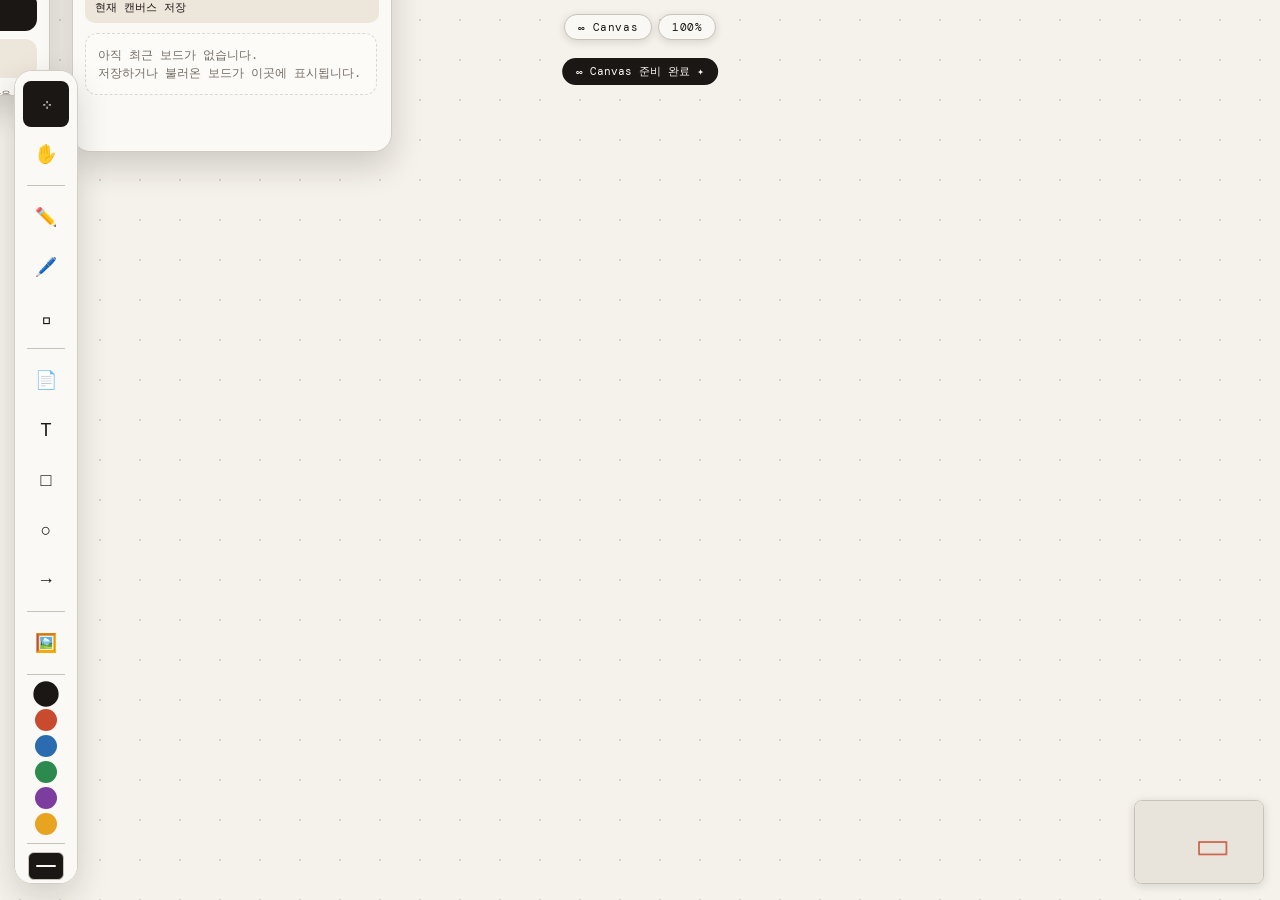
<file: index.fixed.v3.html>
<!DOCTYPE html>
<html lang="ko">
<head>
<meta charset="UTF-8">
<meta name="viewport" content="width=device-width, initial-scale=1.0, viewport-fit=cover, maximum-scale=1.0">
<meta name="apple-mobile-web-app-capable" content="yes">
<meta name="apple-mobile-web-app-status-bar-style" content="default">
<meta name="theme-color" content="#f5f2eb">
<title>∞ Canvas</title>
<style>
@import url('https://fonts.googleapis.com/css2?family=DM+Mono:wght@400;500&family=Fraunces:ital,opsz,wght@0,9..144,300;1,9..144,300&display=swap');

/* ══════════════════════════════════════════
   ROOT TOKENS
══════════════════════════════════════════ */
:root {
  --bg:#f5f2eb; --grid:#d8d3c8; --ink:#1a1714;
  --panel:#faf8f4; --border:#c8c3b8; --shadow:rgba(26,23,20,0.14);
  --accent:#c84b2f; --accent2:#2b6cb0;
  /* layout sizes – overridden by JS */
  --tb-w: 60px;   /* sidebar width  (≥768px) */
  --tb-h: 60px;   /* bottom bar h   (<768px) */
  --safe-b: env(safe-area-inset-bottom, 0px);
  --safe-t: env(safe-area-inset-top,    0px);
  --safe-l: env(safe-area-inset-left,   0px);
  --safe-r: env(safe-area-inset-right,  0px);
}

/* ── Reset ── */
*{margin:0;padding:0;box-sizing:border-box;}
html,body{width:100%;height:100%;overflow:hidden;}
body{
  font-family:'DM Mono',monospace;
  background:var(--bg);
  user-select:none;-webkit-user-select:none;
  touch-action:none;
  -webkit-tap-highlight-color:transparent;
}

/* ══════════════════════════════════════════
   CANVAS LAYERS
══════════════════════════════════════════ */
#grid{
  position:fixed;inset:0;pointer-events:none;z-index:0;
  background-image:radial-gradient(circle,var(--grid) 1.5px,transparent 1.5px);
  background-size:40px 40px;
}
#viewport{position:fixed;overflow:hidden;z-index:1;}
#board{position:absolute;top:0;left:0;transform-origin:0 0;will-change:transform;}
#svg-layer{position:absolute;top:0;left:0;width:1px;height:1px;overflow:visible;pointer-events:none;}
#preview-canvas{position:fixed;pointer-events:none;z-index:500;}

/* Selection lasso */
#sel-rect{
  position:fixed;border:1.5px solid var(--accent2);
  background:rgba(43,108,176,0.08);pointer-events:none;
  display:none;z-index:600;border-radius:2px;
}
.el.lasso-hover>.el-body{outline:2px dashed var(--accent2);outline-offset:2px;}

/* ══════════════════════════════════════════
   ELEMENTS (sticky / text / image)
══════════════════════════════════════════ */
.el{position:absolute;}
.el-body{width:100%;height:100%;border-radius:2px;}
.el-handles{display:none;position:absolute;inset:-1px;pointer-events:none;}
.el.selected>.el-body{outline:2px solid var(--accent2);outline-offset:2px;}
.el.selected>.el-handles{display:block;}

.h-move{position:absolute;inset:0;cursor:move;pointer-events:all;}
.h-resize{
  position:absolute;width:12px;height:12px;
  background:white;border:2px solid var(--accent2);border-radius:2px;pointer-events:all;
}
.h-resize.nw{top:-6px;left:-6px;cursor:nw-resize;}
.h-resize.ne{top:-6px;right:-6px;cursor:ne-resize;}
.h-resize.se{bottom:-6px;right:-6px;cursor:se-resize;}
.h-resize.sw{bottom:-6px;left:-6px;cursor:sw-resize;}
.h-resize.n{top:-6px;left:calc(50% - 6px);cursor:n-resize;}
.h-resize.s{bottom:-6px;left:calc(50% - 6px);cursor:s-resize;}
.h-resize.e{top:calc(50% - 6px);right:-6px;cursor:e-resize;}
.h-resize.w{top:calc(50% - 6px);left:-6px;cursor:w-resize;}

/* Touch: bigger hit targets */
@media(pointer:coarse){
  .h-resize{width:20px;height:20px;}
  .h-resize.nw{top:-10px;left:-10px;}
  .h-resize.ne{top:-10px;right:-10px;}
  .h-resize.se{bottom:-10px;right:-10px;}
  .h-resize.sw{bottom:-10px;left:-10px;}
  .h-resize.n{top:-10px;left:calc(50% - 10px);}
  .h-resize.s{bottom:-10px;left:calc(50% - 10px);}
  .h-resize.e{top:calc(50% - 10px);right:-10px;}
  .h-resize.w{top:calc(50% - 10px);left:-10px;}
}

/* Sticky */
.sticky-body{
  padding:10px;display:flex;flex-direction:column;
  box-shadow:3px 5px 14px var(--shadow);min-width:120px;min-height:90px;
}
.sticky-bar{display:flex;justify-content:flex-end;gap:4px;margin-bottom:6px;flex-shrink:0;}
.sticky-btn{
  width:18px;height:18px;border:none;border-radius:50%;
  background:rgba(0,0,0,0.18);color:rgba(0,0,0,0.6);font-size:10px;cursor:pointer;
  display:flex;align-items:center;justify-content:center;
}
.sticky-btn:hover{opacity:.7;}
.sticky-body textarea{
  flex:1;border:none;background:transparent;resize:none;
  font-family:'Fraunces',serif;font-size:14px;font-weight:300;line-height:1.55;
  color:var(--ink);outline:none;cursor:text;min-height:60px;
}

/* Text */
.text-body{
  padding:4px 6px;min-width:60px;min-height:30px;white-space:pre-wrap;
  word-break:break-word;font-family:'Fraunces',serif;font-weight:300;
  line-height:1.4;outline:none;cursor:text;background:transparent;
}

/* Startup windows */
.start-window{position:absolute;}
.start-window-body{
  width:100%;height:100%;display:flex;flex-direction:column;overflow:hidden;
  border-radius:18px;background:color-mix(in srgb, var(--panel) 92%, white 8%);
  border:1.5px solid color-mix(in srgb, var(--border) 85%, white 15%);
  box-shadow:0 14px 32px rgba(26,23,20,0.18);
  backdrop-filter:blur(10px);-webkit-backdrop-filter:blur(10px);
}
.start-window-header{
  display:flex;align-items:center;justify-content:space-between;gap:8px;
  padding:10px 12px;border-bottom:1px solid rgba(0,0,0,0.08);
  background:rgba(255,255,255,0.45);cursor:move;touch-action:none;
}
.start-window-title{font-size:13px;font-weight:500;letter-spacing:-0.02em;color:var(--ink);}
.start-window-close{
  width:24px;height:24px;border:none;border-radius:999px;cursor:pointer;
  background:rgba(0,0,0,0.08);color:var(--ink);font-size:12px;
  display:flex;align-items:center;justify-content:center;flex-shrink:0;
}
.start-window-content{padding:12px;display:flex;flex-direction:column;gap:10px;min-height:0;}
.start-window-note{
  font-family:'Fraunces',serif;font-size:14px;line-height:1.5;color:#4d463f;
}
.start-window-actions,.recent-toolbar{display:flex;flex-direction:column;gap:8px;}
.launch-btn{
  width:100%;border:none;border-radius:12px;padding:11px 12px;cursor:pointer;
  background:#ece6db;color:var(--ink);font-family:'DM Mono',monospace;font-size:12px;
  text-align:left;
}
.launch-btn.primary{background:var(--ink);color:var(--panel);}
.launch-btn.ghost{background:transparent;border:1px solid var(--border);}
.launch-btn.small{padding:8px 10px;font-size:11px;border-radius:10px;}
.recent-list{display:flex;flex-direction:column;gap:8px;overflow:auto;min-height:0;padding-right:2px;}
.recent-item{
  display:flex;align-items:center;justify-content:space-between;gap:10px;
  border:1px solid rgba(0,0,0,0.08);border-radius:12px;padding:10px;background:rgba(255,255,255,0.55);
}
.recent-main{min-width:0;display:flex;flex-direction:column;gap:4px;}
.recent-name{font-size:12px;color:var(--ink);white-space:nowrap;overflow:hidden;text-overflow:ellipsis;}
.recent-meta{font-size:10px;color:#756d64;}
.recent-actions{display:flex;gap:6px;flex-shrink:0;}
.recent-empty{
  border:1px dashed rgba(0,0,0,0.14);border-radius:12px;padding:12px;
  color:#756d64;font-size:12px;line-height:1.5;background:rgba(255,255,255,0.35);
}

/* Image */
.image-body{display:block;width:100%;height:100%;object-fit:contain;pointer-events:none;border-radius:1px;}

/* ══════════════════════════════════════════
   SHARED BUTTON / DOT / STROKE STYLES
══════════════════════════════════════════ */
.tbtn{
  display:flex;align-items:center;justify-content:center;
  border:none;border-radius:8px;background:transparent;
  cursor:pointer;font-size:16px;color:var(--ink);
  transition:background .12s,transform .1s;
  position:relative;flex-shrink:0;
  -webkit-tap-highlight-color:transparent;
}
.tbtn:active{transform:scale(.93);}
.tbtn.active{background:var(--ink);color:var(--panel);}

/* tooltip — desktop only */
@media(hover:hover){
  .tbtn[data-tip]:hover{background:rgba(0,0,0,0.07);transform:translateY(-1px);}
  .tbtn[data-tip]:hover::after{
    content:attr(data-tip);position:absolute;
    background:var(--ink);color:var(--panel);font-size:10px;
    padding:3px 7px;border-radius:5px;white-space:nowrap;pointer-events:none;z-index:9999;
  }
}

.cdot{
  border-radius:50%;cursor:pointer;border:2px solid transparent;
  transition:transform .1s,border-color .1s;flex-shrink:0;
}
.cdot:hover{transform:scale(1.2);}
.cdot.active{border-color:var(--ink);transform:scale(1.15);}

.sbtn{
  display:flex;align-items:center;justify-content:center;
  border:1.5px solid var(--border);border-radius:6px;
  cursor:pointer;background:transparent;transition:background .12s;flex-shrink:0;
}
.sbtn:hover{background:rgba(0,0,0,0.07);}
.sbtn.active{background:var(--ink);}
.sbtn.active .sline{background:var(--panel);}
.sline{border-radius:99px;background:var(--ink);width:60%;}

.sep{background:var(--border);flex-shrink:0;}

/* ══════════════════════════════════════════
   ★ FLOATING TOOLBAR (all platforms)
══════════════════════════════════════════ */
#toolbar{
  position:fixed;
  left:calc(14px + var(--safe-l));
  top:calc(70px + var(--safe-t));
  z-index:1000;
  width:clamp(52px, 6.2vw, 64px);
  max-height:calc(100vh - var(--safe-t) - var(--safe-b) - 86px);
  background:color-mix(in srgb, var(--panel) 88%, white 12%);
  border:1.5px solid color-mix(in srgb, var(--border) 82%, white 18%);
  border-radius:18px;
  box-shadow:0 12px 32px rgba(26,23,20,0.16);
  backdrop-filter:blur(10px);
  -webkit-backdrop-filter:blur(10px);
  display:flex;
  flex-direction:column;
  align-items:center;
  gap:4px;
  padding:10px 0;
  overflow-y:auto;
  overflow-x:hidden;
  scrollbar-width:none;
}
#toolbar::-webkit-scrollbar{display:none;}
#toolbar .tbtn{width:clamp(40px, 4.8vw, 46px);height:clamp(40px, 4.8vw, 46px);font-size:clamp(15px, 1.8vw, 18px);}
#toolbar .tbtn[data-tip]:hover::after{left:calc(100% + 8px);top:50%;transform:translateY(-50%);}
#toolbar .cdot{width:clamp(18px, 2.1vw, 22px);height:clamp(18px, 2.1vw, 22px);}
#toolbar .sbtn{width:clamp(30px, 3.8vw, 36px);height:clamp(22px, 2.8vw, 28px);}
#toolbar .sep{width:60%;height:1px;margin:4px 0;}

/* tablet tuning */
@media(max-width:1024px){
  #toolbar{
    left:calc(12px + var(--safe-l));
    top:calc(64px + var(--safe-t));
    width:58px;
    max-height:calc(100vh - var(--safe-t) - var(--safe-b) - 78px);
    border-radius:16px;
  }
  #toolbar .tbtn{width:42px;height:42px;font-size:17px;}
}

/* phone: floating bottom rail */
@media(max-width:767px){
  #toolbar{
    left:calc(10px + var(--safe-l));
    right:calc(10px + var(--safe-r));
    top:auto;
    bottom:calc(10px + var(--safe-b));
    width:auto;
    max-height:none;
    flex-direction:row;
    justify-content:flex-start;
    gap:3px;
    padding:8px 10px;
    overflow-x:auto;
    overflow-y:hidden;
    border-radius:18px;
  }
  #toolbar .tbtn{width:40px;height:40px;font-size:18px;flex-shrink:0;}
  #toolbar .cdot{width:22px;height:22px;flex-shrink:0;}
  #toolbar .sbtn{width:30px;height:30px;flex-shrink:0;}
  #toolbar .sep{width:1px;height:28px;margin:0 2px;}
  #toolbar .tbtn[data-tip]:hover::after{display:none;}
}

/* ══════════════════════════════════════════
   TOPBAR
══════════════════════════════════════════ */
#topbar{
  position:fixed;z-index:1000;
  display:flex;align-items:center;gap:6px;
  pointer-events:none;
}
#topbar>*{pointer-events:all;}

/* desktop/tablet: top-center */
#topbar{
  top:calc(14px + var(--safe-t));
  left:0;
  right:0;
  justify-content:center;
}
.pill{
  background:var(--panel);border:1.5px solid var(--border);border-radius:999px;
  padding:5px 13px;font-size:11px;color:var(--ink);
  box-shadow:0 2px 8px var(--shadow);letter-spacing:.05em;white-space:nowrap;
}
#zoom-pill{cursor:pointer;min-width:54px;text-align:center;}
#zoom-pill:hover{background:rgba(0,0,0,0.06);}

/* mobile: top-right corner */
@media(max-width:767px){
  #topbar{
    top:calc(10px + var(--safe-t));
    left:auto;
    right:calc(10px + var(--safe-r));
    justify-content:flex-end;
  }
  #title-pill{display:none;}
  .pill{padding:4px 10px;font-size:10px;}
}

/* ══════════════════════════════════════════
   CONTEXT MENU
══════════════════════════════════════════ */
#ctx{
  position:fixed;z-index:9999;background:var(--panel);
  border:1.5px solid var(--border);border-radius:10px;
  box-shadow:0 8px 30px var(--shadow);padding:6px;display:none;min-width:140px;
}
.citem{
  padding:9px 14px;border-radius:6px;cursor:pointer;font-size:13px;color:var(--ink);
  transition:background .1s;
}
.citem:hover,.citem:active{background:rgba(0,0,0,0.07);}
.citem.danger{color:var(--accent);}
.cdiv{height:1px;background:var(--border);margin:4px 0;}

/* ══════════════════════════════════════════
   SNACKBAR
══════════════════════════════════════════ */
#snack{
  position:fixed;left:50%;
  transform:translateX(-50%) translateY(-8px);
  background:var(--ink);color:var(--panel);
  font-size:11px;padding:6px 14px;border-radius:999px;
  opacity:0;transition:opacity .2s,transform .2s;
  z-index:9999;pointer-events:none;white-space:nowrap;
}
#snack.show{opacity:1;transform:translateX(-50%) translateY(0);}

/* desktop: below topbar */
#snack{top:58px;}
@media(max-width:767px){
  #snack{top:calc(50px + var(--safe-t));}
}

/* ══════════════════════════════════════════
   MINIMAP
══════════════════════════════════════════ */
#minimap{
  position:fixed;right:16px;
  width:130px;height:84px;
  background:var(--panel);border:1.5px solid var(--border);border-radius:8px;
  overflow:hidden;box-shadow:0 2px 10px var(--shadow);z-index:999;
  bottom:16px;
}
/* hide on small screens */
@media(max-width:767px){
  #minimap{display:none;}
}

/* ══════════════════════════════════════════
   CURSOR OVERRIDES
══════════════════════════════════════════ */
body[data-tool="pan"] #viewport{cursor:grab;}
body[data-tool="pan"].panning #viewport{cursor:grabbing;}
body[data-tool="pen"] #viewport,
body[data-tool="highlight"] #viewport,
body[data-tool="eraser"] #viewport,
body[data-tool="rect"] #viewport,
body[data-tool="circle"] #viewport,
body[data-tool="arrow"] #viewport{cursor:crosshair;}
body[data-tool="text"] #viewport{cursor:text;}
body[data-tool="select"] #viewport{cursor:default;}

/* ══════════════════════════════════════════
   PEN SETTINGS PANEL
══════════════════════════════════════════ */
#pen-panel{
  position:fixed;z-index:2000;
  background:color-mix(in srgb,var(--panel) 94%,white 6%);
  border:1.5px solid color-mix(in srgb,var(--border) 80%,white 20%);
  border-radius:16px;
  box-shadow:0 16px 48px rgba(26,23,20,0.20);
  backdrop-filter:blur(14px);-webkit-backdrop-filter:blur(14px);
  padding:14px 14px 16px;
  width:228px;
  display:none;flex-direction:column;gap:13px;
  font-size:11px;color:var(--ink);letter-spacing:.03em;
  opacity:0;transform:translateX(-6px) scale(.97);
  transition:opacity .15s,transform .15s;
  pointer-events:none;
}
#pen-panel.pp-open{
  display:flex;opacity:1;transform:none;pointer-events:all;
}
/* caret */
#pen-panel::before{
  content:'';position:absolute;
  top:22px;left:-7px;
  width:11px;height:11px;
  background:color-mix(in srgb,var(--panel) 94%,white 6%);
  border-left:1.5px solid color-mix(in srgb,var(--border) 80%,white 20%);
  border-bottom:1.5px solid color-mix(in srgb,var(--border) 80%,white 20%);
  transform:rotate(45deg);border-radius:0 0 0 3px;
}
@media(max-width:767px){
  #pen-panel{
    left:50%!important;top:auto!important;
    bottom:calc(78px + var(--safe-b));
    transform:translateX(-50%) scale(.97)!important;
    width:min(340px,92vw);
  }
  #pen-panel.pp-open{transform:translateX(-50%) scale(1)!important;}
  #pen-panel::before{display:none;}
}
/* title */
.pp-title{
  display:flex;align-items:center;justify-content:space-between;
  padding-bottom:10px;border-bottom:1px solid var(--border);
  font-weight:500;font-size:11.5px;letter-spacing:.04em;
}
.pp-x{
  width:22px;height:22px;border:none;background:transparent;
  border-radius:50%;cursor:pointer;display:flex;align-items:center;justify-content:center;
  font-size:13px;color:color-mix(in srgb,var(--ink) 50%,transparent);
}
.pp-x:hover{background:rgba(0,0,0,0.08);}
/* section */
.pp-sect{display:flex;flex-direction:column;gap:6px;width:100%;}
.pp-lbl{
  font-size:9px;letter-spacing:.1em;text-transform:uppercase;font-weight:500;
  color:color-mix(in srgb,var(--ink) 42%,transparent);
}
/* slider row */
.pp-row{display:flex;align-items:center;gap:8px;}
.pp-row input[type=range]{
  flex:1;height:3px;-webkit-appearance:none;appearance:none;
  background:var(--border);border-radius:99px;outline:none;cursor:pointer;
}
.pp-row input[type=range]::-webkit-slider-thumb{
  -webkit-appearance:none;width:17px;height:17px;border-radius:50%;
  background:var(--ink);border:2.5px solid var(--panel);
  box-shadow:0 1px 5px rgba(0,0,0,.28);cursor:pointer;
}
.pp-row input[type=range]::-moz-range-thumb{
  width:17px;height:17px;border-radius:50%;background:var(--ink);
  border:2.5px solid var(--panel);box-shadow:0 1px 5px rgba(0,0,0,.28);
}
.pp-num{
  min-width:30px;text-align:right;font-size:11px;
  color:color-mix(in srgb,var(--ink) 60%,transparent);
  font-variant-numeric:tabular-nums;
}
/* chips */
.pp-chips{display:flex;gap:5px;flex-wrap:wrap;}
.pp-chip{
  padding:5px 9px;border-radius:8px;
  border:1.5px solid var(--border);
  font-size:10px;cursor:pointer;background:transparent;color:var(--ink);
  transition:background .12s,border-color .12s,color .12s;
  font-family:'DM Mono',monospace;
}
.pp-chip:hover{background:rgba(0,0,0,0.06);}
.pp-chip.pp-on{background:var(--ink);color:var(--panel);border-color:var(--ink);}
/* linecap buttons */
.pp-caps{display:flex;gap:5px;}
.pp-cap{
  flex:1;height:36px;border-radius:8px;
  border:1.5px solid var(--border);background:transparent;
  cursor:pointer;display:flex;flex-direction:column;
  align-items:center;justify-content:center;gap:2px;
  font-size:8.5px;color:var(--ink);font-family:'DM Mono',monospace;
  transition:background .12s,border-color .12s,color .12s;
}
.pp-cap:hover{background:rgba(0,0,0,0.06);}
.pp-cap.pp-on{background:var(--ink);color:var(--panel);border-color:var(--ink);}
.pp-cap svg{pointer-events:none;}
/* preview */
#pp-preview-wrap{
  width:100%;height:42px;border-radius:9px;
  border:1.5px solid var(--border);background:var(--bg);
  overflow:hidden;display:flex;align-items:center;justify-content:center;
}
#pp-preview-svg{width:100%;height:100%;}
/* dot badge on active draw buttons */
#t-pen.active::after,#t-highlight.active::after,#t-eraser.active::after{
  content:'';position:absolute;bottom:5px;right:5px;
  width:5px;height:5px;border-radius:50%;
  background:var(--accent);opacity:.8;pointer-events:none;
}
</style>
</head>
<body data-tool="select">

<div id="grid"></div>
<canvas id="preview-canvas"></canvas>
<div id="sel-rect"></div>

<div id="topbar">
  <div class="pill" id="title-pill">∞ Canvas</div>
  <div class="pill" id="zoom-pill" onclick="resetView()">100%</div>
</div>

<div id="ctx">
  <div class="citem" onclick="ctxDo('front')">↑ 맨 앞으로</div>
  <div class="citem" onclick="ctxDo('back')">↓ 맨 뒤로</div>
  <div class="cdiv"></div>
  <div class="citem" onclick="ctxDo('dup')">⊞ 복제</div>
  <div class="cdiv"></div>
  <div class="citem danger" onclick="ctxDo('del')">✕ 삭제</div>
</div>

<div id="snack"></div>

<div id="viewport">
  <div id="board">
    <svg id="svg-layer"></svg>
  </div>
</div>

<canvas id="minimap" width="130" height="84"></canvas>

<!-- ══ PEN SETTINGS PANEL ══ -->
<div id="pen-panel">
  <div class="pp-title">
    <span id="pp-title-txt">✏️ 펜 설정</span>
    <button class="pp-x" onclick="closePenPanel()">✕</button>
  </div>

  <!-- 안정화 -->
  <div class="pp-sect">
    <div class="pp-lbl">펜 안정화 (smoothing)</div>
    <div class="pp-row">
      <input type="range" id="pp-smooth" min="0" max="20" step="1" value="0" oninput="onPPChange()">
      <span class="pp-num" id="pp-smooth-v">0</span>
    </div>
    <div class="pp-chips" id="pp-sc">
      <button class="pp-chip pp-on" onclick="setPPSmooth(0,this)">없음</button>
      <button class="pp-chip"       onclick="setPPSmooth(5,this)">약간</button>
      <button class="pp-chip"       onclick="setPPSmooth(10,this)">보통</button>
      <button class="pp-chip"       onclick="setPPSmooth(18,this)">강함</button>
    </div>
  </div>

  <!-- 불투명도 -->
  <div class="pp-sect">
    <div class="pp-lbl">불투명도 (opacity)</div>
    <div class="pp-row">
      <input type="range" id="pp-opacity" min="5" max="100" step="5" value="100" oninput="onPPChange()">
      <span class="pp-num" id="pp-opacity-v">100%</span>
    </div>
  </div>

  <!-- 선 끝 모양 -->
  <div class="pp-sect" id="pp-cap-sect">
    <div class="pp-lbl">선 끝 모양 (linecap)</div>
    <div class="pp-caps">
      <button class="pp-cap pp-on" data-cap="round"  onclick="setPPCap(this)">
        <svg width="30" height="10"><line x1="5" y1="5" x2="25" y2="5" stroke="currentColor" stroke-width="5" stroke-linecap="round"/></svg>
        <span>둥글게</span>
      </button>
      <button class="pp-cap" data-cap="square" onclick="setPPCap(this)">
        <svg width="30" height="10"><line x1="5" y1="5" x2="25" y2="5" stroke="currentColor" stroke-width="5" stroke-linecap="square"/></svg>
        <span>각지게</span>
      </button>
      <button class="pp-cap" data-cap="butt"   onclick="setPPCap(this)">
        <svg width="30" height="10"><line x1="7" y1="5" x2="23" y2="5" stroke="currentColor" stroke-width="5" stroke-linecap="butt"/></svg>
        <span>짧게</span>
      </button>
    </div>
  </div>

  <!-- 압력 효과 -->
  <div class="pp-sect" id="pp-pressure-sect">
    <div class="pp-lbl">끝 처리 (taper)</div>
    <div class="pp-chips" id="pp-pc">
      <button class="pp-chip pp-on" data-pressure="none"  onclick="setPPPressure(this)">없음</button>
      <button class="pp-chip"       data-pressure="start" onclick="setPPPressure(this)">시작</button>
      <button class="pp-chip"       data-pressure="end"   onclick="setPPPressure(this)">끝</button>
      <button class="pp-chip"       data-pressure="both"  onclick="setPPPressure(this)">양쪽</button>
    </div>
  </div>

  <!-- 미리보기 -->
  <div class="pp-sect">
    <div class="pp-lbl">미리보기</div>
    <div id="pp-preview-wrap">
      <svg id="pp-preview-svg" viewBox="0 0 200 42" preserveAspectRatio="none">
        <path id="pp-preview-path"
          d="M10,30 Q30,10 50,22 Q70,34 90,18 Q110,8 130,22 Q150,34 170,16 Q185,8 192,14"
          fill="none" stroke="#1a1714" stroke-width="2"
          stroke-linecap="round" stroke-linejoin="round"/>
      </svg>
    </div>
  </div>
</div>

<!-- ══ TOOLBAR ══ -->
<div id="toolbar">
  <!-- 도구 선택 -->
  <button class="tbtn active" id="t-select"    data-tip="선택 (V)"    onclick="setTool('select')">⊹</button>
  <button class="tbtn"        id="t-pan"        data-tip="이동 (H)"    onclick="setTool('pan')">✋</button>
  <div class="sep"></div>
  <!-- 그리기 -->
  <button class="tbtn" id="t-pen"       data-tip="펜 (P) · 재클릭 → 설정"       onclick="setToolOrPanel('pen')">✏️</button>
  <button class="tbtn" id="t-highlight" data-tip="형광펜 (L) · 재클릭 → 설정"    onclick="setToolOrPanel('highlight')">🖊️</button>
  <button class="tbtn" id="t-eraser"    data-tip="지우개 (E) · 재클릭 → 설정"    onclick="setToolOrPanel('eraser')">◻</button>
  <div class="sep"></div>
  <!-- 요소 추가 -->
  <button class="tbtn" id="t-sticky" data-tip="포스트잇 (S)"  onclick="addSticky()">📄</button>
  <button class="tbtn" id="t-text"   data-tip="텍스트 (T)"    onclick="setTool('text')">T</button>
  <button class="tbtn" id="t-rect"   data-tip="사각형 (R)"    onclick="setTool('rect')">□</button>
  <button class="tbtn" id="t-circle" data-tip="원 (C)"        onclick="setTool('circle')">○</button>
  <button class="tbtn" id="t-arrow"  data-tip="화살표 (A)"    onclick="setTool('arrow')">→</button>
  <div class="sep"></div>
  <!-- 이미지 -->
  <button class="tbtn" data-tip="이미지" onclick="document.getElementById('img-in').click()">🖼️</button>
  <div class="sep"></div>
  <!-- 색상 -->
  <div class="cdot active" style="background:#1a1714" data-c="#1a1714" onclick="setColor(this)"></div>
  <div class="cdot" style="background:#c84b2f" data-c="#c84b2f" onclick="setColor(this)"></div>
  <div class="cdot" style="background:#2b6cb0" data-c="#2b6cb0" onclick="setColor(this)"></div>
  <div class="cdot" style="background:#2d8a4e" data-c="#2d8a4e" onclick="setColor(this)"></div>
  <div class="cdot" style="background:#7c3d9e" data-c="#7c3d9e" onclick="setColor(this)"></div>
  <div class="cdot" style="background:#e8a320" data-c="#e8a320" onclick="setColor(this)"></div>
  <div class="sep"></div>
  <!-- 선 굵기 -->
  <button class="sbtn active" data-sw="2"  onclick="setStroke(this,2)"><div class="sline" style="height:2px"></div></button>
  <button class="sbtn"        data-sw="5"  onclick="setStroke(this,5)"><div class="sline" style="height:4px"></div></button>
  <button class="sbtn"        data-sw="10" onclick="setStroke(this,10)"><div class="sline" style="height:7px"></div></button>
  <div class="sep"></div>
  <!-- 유틸 -->
  <button class="tbtn" data-tip="그리드 (G)"  onclick="toggleGrid()">⊞</button>
  <button class="tbtn" data-tip="저장 Ctrl+S" onclick="saveBoard()">💾</button>
  <button class="tbtn" data-tip="불러오기"     onclick="document.getElementById('load-in').click()">📂</button>
  <button class="tbtn" data-tip="전체 지우기"  onclick="clearAll()">🗑️</button>
</div>

<input type="file" id="img-in"  accept="image/*"       style="display:none" onchange="handleImg(event)">
<input type="file" id="load-in" style="display:none" onchange="loadBoard(event)">

<script>
/* ════════════════════════════════════════════════════════
   GLOBALS
════════════════════════════════════════════════════════ */
const vp    = document.getElementById('viewport');
const board = document.getElementById('board');
const svgl  = document.getElementById('svg-layer');
const pCvs  = document.getElementById('preview-canvas');
const pCtx  = pCvs.getContext('2d');
const mmCvs = document.getElementById('minimap');
const mmCtx = mmCvs.getContext('2d');
const selRect = document.getElementById('sel-rect');

let T = {x:0, y:0, s:1};
let tool='select', color='#1a1714', sw=2;

/* ── pen settings ── */
const penCfg = { smooth:0, opacity:100, cap:'round', pressure:'none' };
let penPanelOpen = false;

let panning=false, panOrigin={x:0,y:0};
let drawing=false, drawPts=[], livePth=null, shapeA=null;
let dragging=null;
let resizing=null;
let selected=null;
let selectedEls=[];
let lasso=null;
let touchLasso=null;
let touchPanOrigin=null;
let ctxEl=null;
let strokes=[];
let zTop=10;
let gridOn=true;
let longPressTimer=null;

/* ════════════════════════════════════════════════════════
   RESPONSIVE LAYOUT
════════════════════════════════════════════════════════ */
const MOBILE_BP = 767; // px

function isMobile(){ return window.innerWidth <= MOBILE_BP; }

function syncLayout(){
  const tb = document.getElementById('toolbar');
  const mm = document.getElementById('minimap');
  const tbRect = tb.getBoundingClientRect();

  document.documentElement.style.setProperty('--tb-w', '0px');
  document.documentElement.style.setProperty('--tb-h', '0px');

  vp.style.cssText = `top:0;left:0;right:0;bottom:0;`;
  pCvs.style.cssText = `top:0;left:0;right:0;bottom:0;width:${window.innerWidth}px;height:${window.innerHeight}px;`;
  pCvs.width  = window.innerWidth;
  pCvs.height = window.innerHeight;

  if(mm){
    mm.style.bottom = isMobile() ? `${Math.ceil(tbRect.height) + 20}px` : '16px';
    mm.style.right = '16px';
  }

  updateGrid();
  updateMinimap();
}

window.addEventListener('resize', ()=>{ syncLayout(); });
window.addEventListener('orientationchange', ()=>setTimeout(syncLayout, 250));

/* ════════════════════════════════════════════════════════
   TRANSFORM
════════════════════════════════════════════════════════ */
function applyT(){
  board.style.transform = `translate(${T.x}px,${T.y}px) scale(${T.s})`;
  document.getElementById('zoom-pill').textContent = Math.round(T.s*100)+'%';
  updateGrid(); updateMinimap();
}
function getVpRect(){ return vp.getBoundingClientRect(); }
function s2b(sx,sy){
  const r=getVpRect();
  return {x:(sx-r.left-T.x)/T.s, y:(sy-r.top-T.y)/T.s};
}
function b2s(bx,by){
  const r=getVpRect();
  return {x:r.left+bx*T.s+T.x, y:r.top+by*T.s+T.y};
}
function resetView(){ T={x:0,y:0,s:1}; applyT(); }

function updateGrid(){
  const g = document.getElementById('grid');
  if(!gridOn){ g.style.display='none'; return; }
  g.style.display='block';
  const sz = 40*T.s;
  g.style.backgroundSize = `${sz}px ${sz}px`;
  g.style.backgroundPosition = `${T.x%sz}px ${T.y%sz}px`;
}
function toggleGrid(){ gridOn=!gridOn; updateGrid(); }

/* ════════════════════════════════════════════════════════
   TOOL / COLOR / STROKE
════════════════════════════════════════════════════════ */
function setTool(t){
  tool=t;
  document.body.setAttribute('data-tool',t);
  document.querySelectorAll('.tbtn[id^="t-"]').forEach(b=>b.classList.remove('active'));
  const btn=document.getElementById('t-'+t);
  if(btn) btn.classList.add('active');
  deselectAll(); closeCtx();
  closePenPanel();
}

/* ── 이미 선택된 그리기 도구를 다시 누르면 설정 패널 토글 ── */
function setToolOrPanel(t){
  if(tool===t){
    togglePenPanel(t);
  } else {
    setTool(t);
  }
}

/* ════════════════════════════════════════════════════════
   PEN SETTINGS PANEL
════════════════════════════════════════════════════════ */
function togglePenPanel(t){
  const pp=document.getElementById('pen-panel');
  if(penPanelOpen){ closePenPanel(); return; }
  openPenPanel(t);
}
function openPenPanel(t){
  const pp=document.getElementById('pen-panel');
  // 제목 업데이트
  const titles={pen:'✏️ 펜 설정', highlight:'🖊️ 형광펜 설정', eraser:'◻ 지우개 설정'};
  document.getElementById('pp-title-txt').textContent = titles[t]||'설정';
  // eraser는 일부 섹션 숨김
  const isEraser = t==='eraser';
  document.getElementById('pp-smooth').closest('.pp-sect').style.display = isEraser?'none':'';
  document.getElementById('pp-opacity').closest('.pp-sect').style.display = isEraser?'none':'';
  document.getElementById('pp-cap-sect').style.display      = isEraser?'none':'';
  document.getElementById('pp-pressure-sect').style.display = isEraser?'none':'';
  document.querySelector('#pp-preview-wrap').parentElement.style.display = isEraser?'none':'';
  // 슬라이더 동기
  document.getElementById('pp-smooth').value  = penCfg.smooth;
  document.getElementById('pp-smooth-v').textContent = penCfg.smooth;
  document.getElementById('pp-opacity').value = penCfg.opacity;
  document.getElementById('pp-opacity-v').textContent = penCfg.opacity+'%';
  document.querySelectorAll('.pp-cap').forEach(c=>c.classList.toggle('pp-on', c.dataset.cap===penCfg.cap));
  document.querySelectorAll('#pp-pc .pp-chip').forEach(c=>c.classList.toggle('pp-on', c.dataset.pressure===penCfg.pressure));
  // 위치 계산
  positionPenPanel(t);
  pp.style.display='flex';
  requestAnimationFrame(()=>{ pp.classList.add('pp-open'); });
  penPanelOpen=true;
  updatePPPreview();
}
function closePenPanel(){
  const pp=document.getElementById('pen-panel');
  pp.classList.remove('pp-open');
  setTimeout(()=>{ if(!penPanelOpen) pp.style.display='none'; },160);
  penPanelOpen=false;
}
function positionPenPanel(t){
  if(window.innerWidth<=767) return; // 모바일: CSS로 처리
  const btn=document.getElementById('t-'+t);
  if(!btn) return;
  const br=btn.getBoundingClientRect();
  const pp=document.getElementById('pen-panel');
  pp.style.left=(br.right+10)+'px';
  pp.style.top = Math.min(br.top, window.innerHeight-500)+'px';
}
function onPPChange(){
  penCfg.smooth  = parseInt(document.getElementById('pp-smooth').value);
  penCfg.opacity = parseInt(document.getElementById('pp-opacity').value);
  document.getElementById('pp-smooth-v').textContent  = penCfg.smooth;
  document.getElementById('pp-opacity-v').textContent = penCfg.opacity+'%';
  // 안정화 preset chips 동기
  const chips=[...document.querySelectorAll('#pp-sc .pp-chip')];
  const presets=[0,5,10,18];
  chips.forEach((c,i)=>c.classList.toggle('pp-on', presets[i]===penCfg.smooth));
  updatePPPreview();
}
function setPPSmooth(v,el){
  document.querySelectorAll('#pp-sc .pp-chip').forEach(c=>c.classList.remove('pp-on'));
  el.classList.add('pp-on');
  penCfg.smooth=v;
  document.getElementById('pp-smooth').value=v;
  document.getElementById('pp-smooth-v').textContent=v;
  updatePPPreview();
}
function setPPCap(el){
  document.querySelectorAll('.pp-cap').forEach(c=>c.classList.remove('pp-on'));
  el.classList.add('pp-on');
  penCfg.cap=el.dataset.cap;
  updatePPPreview();
}
function setPPPressure(el){
  document.querySelectorAll('#pp-pc .pp-chip').forEach(c=>c.classList.remove('pp-on'));
  el.classList.add('pp-on');
  penCfg.pressure=el.dataset.pressure;
  updatePPPreview();
}
function updatePPPreview(){
  const p=document.getElementById('pp-preview-path'); if(!p) return;
  const demoPts=[{x:10,y:30},{x:30,y:10},{x:50,y:22},{x:70,y:34},{x:90,y:18},{x:110,y:8},{x:130,y:22},{x:150,y:34},{x:170,y:16},{x:192,y:14}];
  const baseW = (tool==='highlight') ? sw*4 : sw;
  const col = (tool==='highlight') ? color+'99' : color;
  const opacity = penCfg.opacity/100;
  if(penCfg.pressure && penCfg.pressure!=='none'){
    p.setAttribute('d', buildTaperOutlinePath(demoPts, Math.max(2,baseW), penCfg.pressure));
    p.setAttribute('fill', col);
    p.setAttribute('fill-opacity', opacity);
    p.setAttribute('stroke', 'none');
    p.removeAttribute('stroke-opacity');
    p.removeAttribute('stroke-width');
    p.removeAttribute('stroke-linecap');
  } else {
    p.setAttribute('stroke',col);
    p.setAttribute('stroke-opacity',opacity);
    p.setAttribute('stroke-linecap',penCfg.cap);
    p.setAttribute('stroke-linejoin','round');
    p.setAttribute('stroke-width', Math.max(1,baseW));
    p.setAttribute('fill','none');
    p.removeAttribute('fill-opacity');
    p.setAttribute('d', pts2path(demoPts));
  }
}

/* 안정화 적용: 포인트 배열 스무딩 */
function smoothPts(pts, level){
  if(level===0||pts.length<3) return pts;
  const out=[pts[0]];
  const k=Math.min(level,Math.floor(pts.length/2));
  for(let i=1;i<pts.length-1;i++){
    let sx=0,sy=0,cnt=0;
    for(let j=Math.max(0,i-k);j<=Math.min(pts.length-1,i+k);j++){
      sx+=pts[j].x; sy+=pts[j].y; cnt++;
    }
    out.push({x:sx/cnt,y:sy/cnt});
  }
  out.push(pts[pts.length-1]);
  return out;
}

function setColor(el){
  document.querySelectorAll('.cdot').forEach(d=>d.classList.remove('active'));
  el.classList.add('active'); color=el.dataset.c;
}
function setStroke(el,v){
  document.querySelectorAll('.sbtn').forEach(b=>b.classList.remove('active'));
  el.classList.add('active'); sw=v;
}

/* ════════════════════════════════════════════════════════
   SELECTION
════════════════════════════════════════════════════════ */
function select(el, additive=false){
  if(!additive) deselectAll();
  if(selectedEls.includes(el)) return;
  selectedEls.push(el);
  selected=el;
  el.classList.add('selected');
  el.querySelector('.el-handles').style.display='block';
}
function deselectAll(){
  selectedEls.forEach(el=>{
    el.classList.remove('selected');
    el.querySelector('.el-handles').style.display='none';
  });
  selectedEls=[]; selected=null;
}

/* ════════════════════════════════════════════════════════
   LASSO
════════════════════════════════════════════════════════ */
function showSelRect(l){
  const x=Math.min(l.x0,l.x1), y=Math.min(l.y0,l.y1);
  const w=Math.abs(l.x1-l.x0), h=Math.abs(l.y1-l.y0);
  selRect.style.cssText=`display:block;left:${x}px;top:${y}px;width:${w}px;height:${h}px;`;
}
function hideSelRect(){ selRect.style.display='none'; }
function highlightLasso(l){
  const sx=Math.min(l.x0,l.x1), sy=Math.min(l.y0,l.y1);
  const ex=Math.max(l.x0,l.x1), ey=Math.max(l.y0,l.y1);
  board.querySelectorAll('.el').forEach(el=>{
    const bx=parseFloat(el.style.left), by=parseFloat(el.style.top);
    const bw=parseFloat(el.style.width), bh=parseFloat(el.style.height);
    const s2=b2s(bx,by), se=b2s(bx+bw,by+bh);
    el.classList.toggle('lasso-hover', se.x>sx&&s2.x<ex&&se.y>sy&&s2.y<ey);
  });
}
function finalizeLasso(l){
  const sx=Math.min(l.x0,l.x1), sy=Math.min(l.y0,l.y1);
  const ex=Math.max(l.x0,l.x1), ey=Math.max(l.y0,l.y1);
  deselectAll();
  if(ex-sx<5 && ey-sy<5) return;
  board.querySelectorAll('.el').forEach(el=>{
    el.classList.remove('lasso-hover');
    const bx=parseFloat(el.style.left), by=parseFloat(el.style.top);
    const bw=parseFloat(el.style.width), bh=parseFloat(el.style.height);
    const s2=b2s(bx,by), se=b2s(bx+bw,by+bh);
    if(se.x>sx&&s2.x<ex&&se.y>sy&&s2.y<ey) select(el,true);
  });
}

/* ════════════════════════════════════════════════════════
   WHEEL ZOOM
════════════════════════════════════════════════════════ */
vp.addEventListener('wheel',e=>{
  e.preventDefault(); closeCtx();
  const f = e.deltaY<0 ? 1.09 : 0.92;
  const ns = Math.min(8, Math.max(0.08, T.s*f));
  const r=getVpRect();
  const lx=e.clientX-r.left, ly=e.clientY-r.top;
  T.x = lx-(lx-T.x)*(ns/T.s);
  T.y = ly-(ly-T.y)*(ns/T.s);
  T.s=ns; applyT();
},{passive:false});

/* ════════════════════════════════════════════════════════
   MOUSE — DOWN / MOVE / UP
════════════════════════════════════════════════════════ */
vp.addEventListener('mousedown',e=>{
  if(e.button===2) return;
  closeCtx();
  if(e.button===1 || tool==='pan'){
    panning=true;
    const r=getVpRect();
    panOrigin={x:e.clientX-r.left-T.x, y:e.clientY-r.top-T.y};
    document.body.classList.add('panning');
    e.preventDefault(); return;
  }
  const bp=s2b(e.clientX,e.clientY);
  if(tool==='pen'||tool==='highlight'){
    drawing=true; drawPts=[bp];
    livePth=mkSvg('path');
    livePth.setAttribute('fill','none');
    const col = tool==='highlight'?color+'99':color;
    livePth.setAttribute('stroke', col);
    livePth.setAttribute('stroke-opacity', penCfg.opacity/100);
    livePth.setAttribute('stroke-width', tool==='highlight'?sw*4:sw);
    livePth.setAttribute('stroke-linecap', penCfg.cap||'round');
    livePth.setAttribute('stroke-linejoin','round');
    svgl.appendChild(livePth); return;
  }
  if(tool==='eraser'){drawing=true; eraseAt(bp); return;}
  if(tool==='rect'||tool==='circle'||tool==='arrow'){drawing=true; shapeA=bp; return;}
  if(tool==='text'){ addText(bp); return; }
  if(tool==='select'){
    if(!e.target.closest('.el')){
      deselectAll();
      lasso={x0:e.clientX,y0:e.clientY,x1:e.clientX,y1:e.clientY};
      showSelRect(lasso);
      e.preventDefault();
    }
  }
});

window.addEventListener('mousemove',e=>{
  if(panning){
    const r=getVpRect();
    T.x=e.clientX-r.left-panOrigin.x; T.y=e.clientY-r.top-panOrigin.y; applyT(); return;
  }
  if(dragging){
    const bp=s2b(e.clientX,e.clientY);
    if(dragging.els){
      dragging.els.forEach(d=>{ d.el.style.left=(bp.x-d.ox)+'px'; d.el.style.top=(bp.y-d.oy)+'px'; });
    } else {
      dragging.el.style.left=(bp.x-dragging.ox)+'px';
      dragging.el.style.top =(bp.y-dragging.oy)+'px';
    }
    updateMinimap(); return;
  }
  if(resizing){ doResize(e.clientX,e.clientY); return; }
  if(lasso){ lasso.x1=e.clientX; lasso.y1=e.clientY; showSelRect(lasso); highlightLasso(lasso); return; }
  if(!drawing) return;
  const bp=s2b(e.clientX,e.clientY);
  if(tool==='pen'||tool==='highlight'){ drawPts.push(bp); if(livePth) livePth.setAttribute('d',pts2path(drawPts)); }
  if(tool==='eraser') eraseAt(bp);
  if((tool==='rect'||tool==='circle'||tool==='arrow')&&shapeA) previewShape(shapeA,bp);
});

window.addEventListener('mouseup',e=>{
  document.body.classList.remove('panning');
  if(panning){ panning=false; return; }
  if(dragging){ dragging=null; updateMinimap(); return; }
  if(resizing){ resizing=null; updateMinimap(); return; }
  if(lasso){ finalizeLasso(lasso); lasso=null; hideSelRect(); return; }
  if(!drawing) return;
  drawing=false;
  pCtx.clearRect(0,0,pCvs.width,pCvs.height);
  if(tool==='pen'||tool==='highlight'){
    commitFreehandStroke(drawPts);
  }
  if((tool==='rect'||tool==='circle'||tool==='arrow')&&shapeA){
    const bp=s2b(e.clientX,e.clientY);
    if(Math.abs(bp.x-shapeA.x)>4||Math.abs(bp.y-shapeA.y)>4) finalizeShape(shapeA,bp);
    shapeA=null;
  }
});

/* ════════════════════════════════════════════════════════
   CONTEXT MENU
════════════════════════════════════════════════════════ */
vp.addEventListener('contextmenu',e=>{
  e.preventDefault();
  const el=e.target.closest('.el');
  if(el) showCtxMenu(el, e.clientX, e.clientY);
});
document.addEventListener('click',()=>closeCtx());
function showCtxMenu(el,cx,cy){
  ctxEl=el;
  const m=document.getElementById('ctx');
  const mw=150, mh=160;
  let lx=cx, ly=cy;
  if(lx+mw>innerWidth)  lx=innerWidth-mw-8;
  if(ly+mh>innerHeight) ly=cy-mh-8;
  m.style.left=lx+'px'; m.style.top=ly+'px'; m.style.display='block';
}
function closeCtx(){ document.getElementById('ctx').style.display='none'; }
function ctxDo(a){
  if(!ctxEl) return; closeCtx();
  if(a==='del'){
    const targets=selectedEls.length>0?[...selectedEls]:[ctxEl];
    targets.forEach(e=>e.remove());
    selectedEls=[]; selected=null; updateMinimap();
  }
  if(a==='dup') duplicateEl(ctxEl);
  if(a==='front') ctxEl.style.zIndex=++zTop;
  if(a==='back')  ctxEl.style.zIndex=1;
}

/* ════════════════════════════════════════════════════════
   LONG-PRESS (mobile context menu)
════════════════════════════════════════════════════════ */
function startLongPress(target,cx,cy){
  longPressTimer=setTimeout(()=>{
    const el=target.closest('.el');
    if(el) showCtxMenu(el, cx, cy);
  },500);
}
function cancelLongPress(){ clearTimeout(longPressTimer); longPressTimer=null; }

/* ════════════════════════════════════════════════════════
   SVG HELPERS
════════════════════════════════════════════════════════ */
function mkSvg(tag){ return document.createElementNS('http://www.w3.org/2000/svg',tag); }
function setAttrs(el,attrs){ for(const[k,v] of Object.entries(attrs)) el.setAttribute(k,v); }
function pts2path(pts){
  if(pts.length<2) return '';
  let d=`M${pts[0].x},${pts[0].y}`;
  for(let i=1;i<pts.length;i++){
    const p=pts[i-1],c=pts[i];
    d+=` Q${p.x},${p.y} ${(p.x+c.x)/2},${(p.y+c.y)/2}`;
  }
  return d;
}
function taperMul(t, mode){
  const min=0.18, edge=0.22;
  if(mode==='start') return t<edge ? min + (1-min)*(t/edge) : 1;
  if(mode==='end')   return t>1-edge ? min + (1-min)*((1-t)/edge) : 1;
  if(mode==='both'){
    if(t<edge) return min + (1-min)*(t/edge);
    if(t>1-edge) return min + (1-min)*((1-t)/edge);
    return 1;
  }
  return 1;
}
function buildTaperOutlinePath(pts, width, mode){
  if(pts.length<2) return '';
  const left=[], right=[];
  for(let i=0;i<pts.length;i++){
    const prev=pts[Math.max(0,i-1)], next=pts[Math.min(pts.length-1,i+1)];
    let dx=next.x-prev.x, dy=next.y-prev.y;
    const len=Math.hypot(dx,dy)||1;
    dx/=len; dy/=len;
    const nx=-dy, ny=dx;
    const hw=Math.max(0.8, (width*taperMul(i/(pts.length-1), mode))/2);
    left.push({x:pts[i].x + nx*hw, y:pts[i].y + ny*hw});
    right.push({x:pts[i].x - nx*hw, y:pts[i].y - ny*hw});
  }
  const ring=[...left, ...right.reverse()];
  let d=`M${ring[0].x},${ring[0].y}`;
  for(let i=1;i<ring.length;i++) d+=` L${ring[i].x},${ring[i].y}`;
  d+=' Z';
  return d;
}
function buildFreehandStrokeSpec(pts){
  const baseW = (tool==='highlight') ? sw*4 : sw;
  const col = (tool==='highlight') ? color+'99' : color;
  const opacity = penCfg.opacity/100;
  const cap = penCfg.cap||'round';
  if(penCfg.pressure && penCfg.pressure!=='none'){
    return {
      kind:'taper-path',
      attrs:{d:buildTaperOutlinePath(pts, Math.max(1,baseW), penCfg.pressure), fill:col, 'fill-opacity':opacity, stroke:'none'}
    };
  }
  return {
    kind:'path',
    attrs:{d:pts2path(pts), stroke:col, 'stroke-opacity':opacity, 'stroke-width':baseW, fill:'none', 'stroke-linecap':cap, 'stroke-linejoin':'round'}
  };
}
function commitFreehandStroke(pts){
  if(pts.length<=1){ if(livePth && livePth.parentNode) svgl.removeChild(livePth); livePth=null; drawPts=[]; return; }
  const smoothed = smoothPts(pts, penCfg.smooth);
  const spec = buildFreehandStrokeSpec(smoothed);
  let finalEl = livePth;
  if(spec.kind==='taper-path'){
    if(finalEl && finalEl.parentNode) svgl.removeChild(finalEl);
    finalEl = mkSvg('path');
    setAttrs(finalEl, spec.attrs);
    svgl.appendChild(finalEl);
  } else {
    finalEl && setAttrs(finalEl, spec.attrs);
  }
  strokes.push({kind:spec.kind, attrs:spec.attrs, svgEl:finalEl});
  livePth=null; drawPts=[];
}

function previewShape(a,b){
  pCtx.clearRect(0,0,pCvs.width,pCvs.height);
  const cr=pCvs.getBoundingClientRect();
  const sa=b2s(a.x,a.y), sb=b2s(b.x,b.y);
  const ssa={x:sa.x-cr.left, y:sa.y-cr.top};
  const ssb={x:sb.x-cr.left, y:sb.y-cr.top};
  pCtx.save();
  pCtx.strokeStyle=color; pCtx.lineWidth=sw*T.s; pCtx.lineCap='round'; pCtx.lineJoin='round';
  if(tool==='rect') pCtx.strokeRect(ssa.x,ssa.y,ssb.x-ssa.x,ssb.y-ssa.y);
  if(tool==='circle'){
    const rx=(ssb.x-ssa.x)/2,ry=(ssb.y-ssa.y)/2;
    pCtx.beginPath(); pCtx.ellipse(ssa.x+rx,ssa.y+ry,Math.abs(rx),Math.abs(ry),0,0,Math.PI*2); pCtx.stroke();
  }
  if(tool==='arrow'){
    pCtx.beginPath(); pCtx.moveTo(ssa.x,ssa.y); pCtx.lineTo(ssb.x,ssb.y); pCtx.stroke();
    const ang=Math.atan2(ssb.y-ssa.y,ssb.x-ssa.x), hl=(12+sw*2)*T.s;
    pCtx.beginPath();
    pCtx.moveTo(ssb.x,ssb.y); pCtx.lineTo(ssb.x-hl*Math.cos(ang-.45),ssb.y-hl*Math.sin(ang-.45));
    pCtx.moveTo(ssb.x,ssb.y); pCtx.lineTo(ssb.x-hl*Math.cos(ang+.45),ssb.y-hl*Math.sin(ang+.45));
    pCtx.stroke();
  }
  pCtx.restore();
}

function finalizeShape(a,b){
  if(tool==='rect'){
    const x=Math.min(a.x,b.x),y=Math.min(a.y,b.y),w=Math.abs(b.x-a.x),h=Math.abs(b.y-a.y);
    const el=mkSvg('rect');
    const attrs={x,y,width:w,height:h,fill:'none',stroke:color,'stroke-width':sw,'stroke-linecap':'round'};
    setAttrs(el,attrs); svgl.appendChild(el); strokes.push({kind:'rect',attrs,svgEl:el});
  }
  if(tool==='circle'){
    const cx=(a.x+b.x)/2,cy=(a.y+b.y)/2,rx=Math.abs(b.x-a.x)/2,ry=Math.abs(b.y-a.y)/2;
    const el=mkSvg('ellipse');
    const attrs={cx,cy,rx,ry,fill:'none',stroke:color,'stroke-width':sw};
    setAttrs(el,attrs); svgl.appendChild(el); strokes.push({kind:'ellipse',attrs,svgEl:el});
  }
  if(tool==='arrow'){
    const g=mkSvg('g'), line=mkSvg('line');
    setAttrs(line,{x1:a.x,y1:a.y,x2:b.x,y2:b.y,stroke:color,'stroke-width':sw,'stroke-linecap':'round'});
    const ang=Math.atan2(b.y-a.y,b.x-a.x),hl=12+sw*2;
    const d=`M${b.x},${b.y} L${b.x-hl*Math.cos(ang-.45)},${b.y-hl*Math.sin(ang-.45)} M${b.x},${b.y} L${b.x-hl*Math.cos(ang+.45)},${b.y-hl*Math.sin(ang+.45)}`;
    const path=mkSvg('path');
    setAttrs(path,{d,stroke:color,'stroke-width':sw,'stroke-linecap':'round',fill:'none'});
    g.appendChild(line); g.appendChild(path); svgl.appendChild(g);
    strokes.push({kind:'arrow',svgEl:g,attrs:{x1:a.x,y1:a.y,x2:b.x,y2:b.y,stroke:color,'stroke-width':sw,hl,d}});
  }
  updateMinimap();
}

/* ════════════════════════════════════════════════════════
   ERASER
════════════════════════════════════════════════════════ */
function eraseAt(bp){
  const r=18/T.s;
  for(let i=strokes.length-1;i>=0;i--){
    try{
      const bb=strokes[i].svgEl.getBBox();
      if(bp.x>=bb.x-r&&bp.x<=bb.x+bb.width+r&&bp.y>=bb.y-r&&bp.y<=bb.y+bb.height+r){
        svgl.removeChild(strokes[i].svgEl); strokes.splice(i,1);
      }
    }catch(e){}
  }
}

/* ════════════════════════════════════════════════════════
   ELEMENT SYSTEM
════════════════════════════════════════════════════════ */
function makeEl(x,y,w,h){
  const el=document.createElement('div');
  el.className='el';
  el.style.cssText=`left:${x}px;top:${y}px;width:${w}px;height:${h}px;z-index:${++zTop};`;
  return el;
}

function addHandles(el){
  const hc=document.createElement('div');
  hc.className='el-handles';

  const mv=document.createElement('div'); mv.className='h-move';
  function startMove(cx,cy){
    if(tool!=='select') return;
    if(!selectedEls.includes(el)){ deselectAll(); select(el); }
    el.style.zIndex=++zTop;
    const bp=s2b(cx,cy);
    if(selectedEls.length>1){
      dragging={els:selectedEls.map(e2=>({el:e2,ox:bp.x-parseFloat(e2.style.left),oy:bp.y-parseFloat(e2.style.top)}))};
    } else {
      dragging={el,ox:bp.x-parseFloat(el.style.left),oy:bp.y-parseFloat(el.style.top)};
    }
  }
  mv.addEventListener('mousedown',e=>{ if(e.button!==0) return; e.stopPropagation(); e.preventDefault(); startMove(e.clientX,e.clientY); });
  mv.addEventListener('touchstart',e=>{ if(e.touches.length!==1) return; e.stopPropagation(); e.preventDefault(); startMove(e.touches[0].clientX,e.touches[0].clientY); cancelLongPress(); },{passive:false});
  hc.appendChild(mv);

  ['nw','n','ne','e','se','s','sw','w'].forEach(dir=>{
    const rh=document.createElement('div'); rh.className=`h-resize ${dir}`;
    function startResize(cx,cy){
      const r0={x:parseFloat(el.style.left),y:parseFloat(el.style.top),w:parseFloat(el.style.width),h:parseFloat(el.style.height)};
      resizing={el,dir,r0,m0:s2b(cx,cy)};
    }
    rh.addEventListener('mousedown',e=>{ e.stopPropagation(); e.preventDefault(); startResize(e.clientX,e.clientY); });
    rh.addEventListener('touchstart',e=>{ if(e.touches.length!==1) return; e.stopPropagation(); e.preventDefault(); startResize(e.touches[0].clientX,e.touches[0].clientY); },{passive:false});
    hc.appendChild(rh);
  });
  el.appendChild(hc);
}

function doResize(cx,cy){
  if(!resizing) return;
  const {el,dir,r0,m0}=resizing;
  const cur=s2b(cx,cy), dx=cur.x-m0.x, dy=cur.y-m0.y;
  let {x,y,w,h}=r0;
  const MW=60,MH=40;
  if(dir.includes('e')){w=Math.max(MW,r0.w+dx);}
  if(dir.includes('s')){h=Math.max(MH,r0.h+dy);}
  if(dir.includes('w')){ const nw=Math.max(MW,r0.w-dx); x=r0.x+r0.w-nw; w=nw; }
  if(dir.includes('n')){ const nh=Math.max(MH,r0.h-dy); y=r0.y+r0.h-nh; h=nh; }
  el.style.left=x+'px'; el.style.top=y+'px'; el.style.width=w+'px'; el.style.height=h+'px';
}

function attachSelectClick(el){
  el.addEventListener('mousedown',e=>{
    if(tool!=='select') return;
    e.stopPropagation();
    const add=e.shiftKey||e.metaKey||e.ctrlKey;
    if(!add && !selectedEls.includes(el)) deselectAll();
    select(el, add || selectedEls.includes(el));
    el.style.zIndex=++zTop;
    const bp=s2b(e.clientX,e.clientY);
    if(selectedEls.length>1){
      dragging={els:selectedEls.map(e2=>({el:e2,ox:bp.x-parseFloat(e2.style.left),oy:bp.y-parseFloat(e2.style.top)}))};
    } else {
      dragging={el,ox:bp.x-parseFloat(el.style.left),oy:bp.y-parseFloat(el.style.top)};
    }
    e.preventDefault();
  });
  el.addEventListener('touchstart',e=>{
    if(tool!=='select'||e.touches.length!==1) return;
    e.stopPropagation();
    const t=e.touches[0];
    startLongPress(e.target, t.clientX, t.clientY);
    if(!selectedEls.includes(el)) deselectAll();
    select(el,false);
    el.style.zIndex=++zTop;
    const bp=s2b(t.clientX,t.clientY);
    if(selectedEls.length>1){
      dragging={els:selectedEls.map(e2=>({el:e2,ox:bp.x-parseFloat(e2.style.left),oy:bp.y-parseFloat(e2.style.top)}))};
    } else {
      dragging={el,ox:bp.x-parseFloat(el.style.left),oy:bp.y-parseFloat(el.style.top)};
    }
    e.preventDefault();
  },{passive:false});
}

/* ════════════════════════════════════════════════════════
   TOUCH EVENTS (global — pan / draw / lasso)
════════════════════════════════════════════════════════ */
vp.addEventListener('touchstart',e=>{
  cancelLongPress();
  if(e.touches.length===2) return; // pinch handled separately
  if(e.touches.length!==1) return;
  const t=e.touches[0];
  closeCtx();

  if(tool==='pan'){
    const r=getVpRect();
    touchPanOrigin={x:t.clientX-r.left-T.x, y:t.clientY-r.top-T.y};
    document.body.classList.add('panning');
    e.preventDefault(); return;
  }
  const bp=s2b(t.clientX,t.clientY);
  if(tool==='pen'||tool==='highlight'){
    drawing=true; drawPts=[bp];
    livePth=mkSvg('path');
    livePth.setAttribute('fill','none');
    livePth.setAttribute('stroke',tool==='highlight'?color+'99':color);
    livePth.setAttribute('stroke-opacity', penCfg.opacity/100);
    livePth.setAttribute('stroke-width',tool==='highlight'?sw*4:sw);
    livePth.setAttribute('stroke-linecap', penCfg.cap||'round');
    livePth.setAttribute('stroke-linejoin','round');
    svgl.appendChild(livePth); e.preventDefault(); return;
  }
  if(tool==='eraser'){ drawing=true; eraseAt(bp); e.preventDefault(); return; }
  if(tool==='rect'||tool==='circle'||tool==='arrow'){ drawing=true; shapeA=bp; e.preventDefault(); return; }
  if(tool==='text'){ addText(bp); e.preventDefault(); return; }
  if(tool==='select'){
    if(!e.target.closest('.el')){
      deselectAll();
      touchLasso={x0:t.clientX,y0:t.clientY,x1:t.clientX,y1:t.clientY};
      startLongPress(e.target, t.clientX, t.clientY);
      showSelRect(touchLasso);
      e.preventDefault();
    }
  }
},{passive:false});

window.addEventListener('touchmove',e=>{
  if(e.touches.length===2) return;
  if(e.touches.length!==1) return;
  cancelLongPress();
  const t=e.touches[0];
  if(touchPanOrigin){
    const r=getVpRect();
    T.x=t.clientX-r.left-touchPanOrigin.x; T.y=t.clientY-r.top-touchPanOrigin.y; applyT(); e.preventDefault(); return;
  }
  if(dragging){
    const bp=s2b(t.clientX,t.clientY);
    if(dragging.els){ dragging.els.forEach(d=>{ d.el.style.left=(bp.x-d.ox)+'px'; d.el.style.top=(bp.y-d.oy)+'px'; }); }
    else { dragging.el.style.left=(bp.x-dragging.ox)+'px'; dragging.el.style.top=(bp.y-dragging.oy)+'px'; }
    updateMinimap(); e.preventDefault(); return;
  }
  if(resizing){ doResize(t.clientX,t.clientY); updateMinimap(); e.preventDefault(); return; }
  if(touchLasso){ touchLasso.x1=t.clientX; touchLasso.y1=t.clientY; showSelRect(touchLasso); highlightLasso(touchLasso); e.preventDefault(); return; }
  if(!drawing) return;
  e.preventDefault();
  const bp=s2b(t.clientX,t.clientY);
  if(tool==='pen'||tool==='highlight'){ drawPts.push(bp); if(livePth) livePth.setAttribute('d',pts2path(drawPts)); }
  if(tool==='eraser') eraseAt(bp);
  if((tool==='rect'||tool==='circle'||tool==='arrow')&&shapeA) previewShape(shapeA,bp);
},{passive:false});

window.addEventListener('touchend',e=>{
  cancelLongPress();
  document.body.classList.remove('panning');
  if(touchPanOrigin){ touchPanOrigin=null; return; }
  if(dragging){ dragging=null; updateMinimap(); return; }
  if(resizing){ resizing=null; updateMinimap(); return; }
  if(touchLasso){ finalizeLasso(touchLasso); touchLasso=null; hideSelRect(); return; }
  if(!drawing) return;
  drawing=false;
  pCtx.clearRect(0,0,pCvs.width,pCvs.height);
  const lastT=e.changedTouches[0];
  if(tool==='pen'||tool==='highlight'){
    commitFreehandStroke(drawPts);
  }
  if((tool==='rect'||tool==='circle'||tool==='arrow')&&shapeA){
    const bp=s2b(lastT.clientX,lastT.clientY);
    if(Math.abs(bp.x-shapeA.x)>4||Math.abs(bp.y-shapeA.y)>4) finalizeShape(shapeA,bp);
    shapeA=null;
  }
});

/* ════════════════════════════════════════════════════════
   PINCH ZOOM
════════════════════════════════════════════════════════ */
let ltDist=null;
vp.addEventListener('touchstart',e=>{
  if(e.touches.length===2)
    ltDist=Math.hypot(e.touches[0].clientX-e.touches[1].clientX,e.touches[0].clientY-e.touches[1].clientY);
},{passive:true});
vp.addEventListener('touchmove',e=>{
  if(e.touches.length===2){
    e.preventDefault();
    const d=Math.hypot(e.touches[0].clientX-e.touches[1].clientX,e.touches[0].clientY-e.touches[1].clientY);
    if(ltDist){
      const ns=Math.min(8,Math.max(0.08,T.s*(d/ltDist)));
      const r=getVpRect();
      const mx=(e.touches[0].clientX+e.touches[1].clientX)/2-r.left;
      const my=(e.touches[0].clientY+e.touches[1].clientY)/2-r.top;
      T.x=mx-(mx-T.x)*(ns/T.s); T.y=my-(my-T.y)*(ns/T.s); T.s=ns; applyT();
    }
    ltDist=d;
  }
},{passive:false});

/* ════════════════════════════════════════════════════════
   STICKY
════════════════════════════════════════════════════════ */
const SC=['#fff9c4','#fce4ec','#e3f2fd','#e8f5e9','#f3e5f5','#fff3e0'];
let sci=0;
function addSticky(opts={}){
  const r=getVpRect();
  const c=s2b(r.left+vp.offsetWidth/2,r.top+vp.offsetHeight/2);
  const x=opts.x??c.x-100, y=opts.y??c.y-80;
  const w=opts.w??200, h=opts.h??170;
  const bg=opts.bg??SC[sci++%SC.length];
  const el=makeEl(x,y,w,h);
  el.dataset.kind='sticky';
  const body=document.createElement('div');
  body.className='el-body sticky-body';
  body.style.background=bg;
  body.innerHTML=`<div class="sticky-bar">
    <button class="sticky-btn" onclick="cycleStickyBg(this.closest('.el'))">◐</button>
    <button class="sticky-btn" onclick="this.closest('.el').remove();updateMinimap()">✕</button>
  </div><textarea placeholder="메모...">${opts.text??''}</textarea>`;
  const ta=body.querySelector('textarea');
  ta.addEventListener('mousedown',e=>e.stopPropagation());
  ta.addEventListener('touchstart',e=>e.stopPropagation(),{passive:true});
  el.appendChild(body);
  addHandles(el); attachSelectClick(el);
  board.appendChild(el);
  if(!opts.x) setTimeout(()=>ta.focus(),50);
  updateMinimap(); return el;
}
function cycleStickyBg(el){
  const b=el.querySelector('.sticky-body');
  b.style.background=SC[(SC.indexOf(b.style.background)+1)%SC.length];
}

const RECENT_KEY='infinity_canvas_recent_v1';
let startupDragging=null;

function bindWindowContentGuards(root){
  root.addEventListener('mousedown',e=>e.stopPropagation());
  root.addEventListener('click',e=>e.stopPropagation());
  root.addEventListener('touchstart',e=>e.stopPropagation(),{passive:true});
}
function beginStartupDrag(el,cx,cy){
  const bp=s2b(cx,cy);
  startupDragging={el,ox:bp.x-parseFloat(el.style.left),oy:bp.y-parseFloat(el.style.top)};
  el.style.zIndex=++zTop;
}
window.addEventListener('mousemove',e=>{
  if(!startupDragging) return;
  const bp=s2b(e.clientX,e.clientY);
  startupDragging.el.style.left=(bp.x-startupDragging.ox)+'px';
  startupDragging.el.style.top=(bp.y-startupDragging.oy)+'px';
});
window.addEventListener('mouseup',()=>{ startupDragging=null; });
window.addEventListener('touchmove',e=>{
  if(!startupDragging || e.touches.length!==1) return;
  const bp=s2b(e.touches[0].clientX,e.touches[0].clientY);
  startupDragging.el.style.left=(bp.x-startupDragging.ox)+'px';
  startupDragging.el.style.top=(bp.y-startupDragging.oy)+'px';
  e.preventDefault();
},{passive:false});
window.addEventListener('touchend',()=>{ startupDragging=null; });

function addStartupWindow(opts={}){
  const r=getVpRect();
  const c=s2b(r.left+vp.offsetWidth/2,r.top+vp.offsetHeight/2);
  const x=opts.x??c.x-120, y=opts.y??c.y-90;
  const el=document.createElement('div');
  el.className='start-window';
  el.dataset.winType=opts.type||'panel';
  el.style.cssText=`left:${x}px;top:${y}px;width:${opts.w??280}px;height:${opts.h??220}px;z-index:${++zTop};`;

  const body=document.createElement('div');
  body.className='start-window-body';
  const head=document.createElement('div');
  head.className='start-window-header';
  head.innerHTML=`<div class="start-window-title">${opts.title??'창'}</div><button type="button" class="start-window-close">✕</button>`;
  const content=document.createElement('div');
  content.className='start-window-content';
  bindWindowContentGuards(content);
  const closeBtn=head.querySelector('.start-window-close');
  closeBtn.addEventListener('click',e=>{ e.stopPropagation(); el.remove(); });
  closeBtn.addEventListener('touchstart',e=>e.stopPropagation(),{passive:true});
  head.addEventListener('mousedown',e=>{ if(e.button!==0) return; e.preventDefault(); e.stopPropagation(); beginStartupDrag(el,e.clientX,e.clientY); });
  head.addEventListener('touchstart',e=>{ if(e.touches.length!==1) return; e.preventDefault(); e.stopPropagation(); beginStartupDrag(el,e.touches[0].clientX,e.touches[0].clientY); },{passive:false});
  body.appendChild(head);
  body.appendChild(content);
  el.appendChild(body);
  board.appendChild(el);
  if(typeof opts.render==='function') opts.render(content,el);
  return el;
}

function loadRecentBoards(){
  try{
    const items=JSON.parse(localStorage.getItem(RECENT_KEY)||'[]');
    return Array.isArray(items)?items:[];
  }catch(e){ return []; }
}
function saveRecentBoards(list){
  const trimmed=[...list].slice(0,8);
  try{ localStorage.setItem(RECENT_KEY, JSON.stringify(trimmed)); return true; }catch(e){}
  while(trimmed.length){
    trimmed.pop();
    try{ localStorage.setItem(RECENT_KEY, JSON.stringify(trimmed)); return true; }catch(e){}
  }
  return false;
}
function formatRecentStamp(iso){
  try{
    return new Date(iso).toLocaleString('ko-KR',{month:'numeric',day:'numeric',hour:'2-digit',minute:'2-digit'});
  }catch(e){ return ''; }
}
function escapeHtml(s=''){
  return String(s)
    .replaceAll('&','&amp;')
    .replaceAll('<','&lt;')
    .replaceAll('>','&gt;')
    .replaceAll('"','&quot;')
    .replaceAll("'",'&#39;');
}
function rememberRecentBoard(data,label,origin='saved'){
  const items=loadRecentBoards().filter(item=>item && item.label!==label);
  items.unshift({
    id:'r'+Date.now().toString(36)+Math.random().toString(36).slice(2,6),
    label, origin, savedAt:new Date().toISOString(), data
  });
  saveRecentBoards(items);
  renderRecentBoards();
}
function removeRecentBoard(id){
  saveRecentBoards(loadRecentBoards().filter(item=>item.id!==id));
  renderRecentBoards();
}
function openRecentBoard(id){
  const item=loadRecentBoards().find(x=>x.id===id);
  if(!item) return;
  restoreBoard(item.data);
  showSnack(`📂 최근 보드 열기: ${item.label}`);
}
function renderRecentBoards(){
  const listEl=document.getElementById('recent-board-list');
  if(!listEl) return;
  const items=loadRecentBoards();
  if(!items.length){
    listEl.innerHTML='<div class="recent-empty">아직 최근 보드가 없습니다.<br>저장하거나 불러온 보드가 이곳에 표시됩니다.</div>';
    return;
  }
  listEl.innerHTML='';
  items.forEach(item=>{
    const row=document.createElement('div');
    row.className='recent-item';
    row.innerHTML=`
      <div class="recent-main">
        <div class="recent-name">${escapeHtml(item.label||'최근 보드')}</div>
        <div class="recent-meta">${escapeHtml(formatRecentStamp(item.savedAt))}</div>
      </div>
      <div class="recent-actions">
        <button type="button" class="launch-btn small primary">열기</button>
        <button type="button" class="launch-btn small ghost">삭제</button>
      </div>`;
    const [openBtn, delBtn]=row.querySelectorAll('button');
    openBtn.addEventListener('click',()=>openRecentBoard(item.id));
    delBtn.addEventListener('click',()=>removeRecentBoard(item.id));
    listEl.appendChild(row);
  });
}
function hasBoardContent(){
  return strokes.length>0 || board.querySelectorAll('.el').length>0;
}
function createFreshBoard(){
  if(hasBoardContent() && !confirm('새 캔버스를 시작할까요? 현재 보드 내용은 화면에서 지워집니다.')) return;
  clearBoardContents();
  resetView();
  showSnack('🆕 새 캔버스를 시작했습니다');
}
function createLauncherWindow(){
  return addStartupWindow({
    type:'launcher', title:'시작 패널', x:-240, y:-118, w:290, h:214,
    render(content){
      content.innerHTML=`
        <div class="start-window-note">새 보드를 시작하거나 저장한 캔버스 JSON 파일을 바로 불러올 수 있습니다.</div>
        <div class="start-window-actions">
          <button type="button" class="launch-btn primary" id="launcher-new-btn">새 캔버스</button>
          <button type="button" class="launch-btn" id="launcher-load-btn">캔버스 불러오기</button>
        </div>
        <div class="recent-meta">창 상단을 드래그하면 이동되고, ✕ 버튼으로 닫을 수 있습니다.</div>`;
      content.querySelector('#launcher-new-btn').addEventListener('click',createFreshBoard);
      content.querySelector('#launcher-load-btn').addEventListener('click',()=>document.getElementById('load-in').click());
    }
  });
}
function createRecentBoardsWindow(){
  return addStartupWindow({
    type:'recent', title:'최근 보드', x:72, y:-118, w:320, h:270,
    render(content){
      content.innerHTML=`
        <div class="start-window-note">이 브라우저에서 저장하거나 불러온 최근 보드가 여기에 표시됩니다.</div>
        <div class="recent-toolbar">
          <button type="button" class="launch-btn small" id="recent-save-btn">현재 캔버스 저장</button>
        </div>
        <div class="recent-list" id="recent-board-list"></div>`;
      content.querySelector('#recent-save-btn').addEventListener('click',saveBoard);
      renderRecentBoards();
    }
  });
}

/* ════════════════════════════════════════════════════════
   TEXT
════════════════════════════════════════════════════════ */
function addText(bp,opts={}){
  const x=opts.x??bp.x, y=opts.y??bp.y;
  const el=makeEl(x,y,opts.w??200,opts.h??50);
  el.dataset.kind='text';
  const body=document.createElement('div');
  body.className='el-body text-body';
  body.contentEditable=true; body.spellcheck=false;
  body.style.color=opts.color??color;
  body.style.fontSize=(opts.fontSize??Math.max(12,Math.round(22/T.s)))+'px';
  body.textContent=opts.text??'';
  body.addEventListener('mousedown',e=>e.stopPropagation());
  body.addEventListener('touchstart',e=>e.stopPropagation(),{passive:true});
  body.addEventListener('blur',()=>{ if(!body.textContent.trim()&&!opts.text){el.remove();return;} updateMinimap(); });
  el.appendChild(body);
  addHandles(el); attachSelectClick(el);
  board.appendChild(el);
  setTimeout(()=>{ body.focus(); placeCursorAtEnd(body); setTool('select'); },50);
  updateMinimap(); return el;
}
function placeCursorAtEnd(el){
  const r=document.createRange(); r.selectNodeContents(el); r.collapse(false);
  const s=window.getSelection(); s.removeAllRanges(); s.addRange(r);
}

/* ════════════════════════════════════════════════════════
   IMAGE
════════════════════════════════════════════════════════ */
function addImage(src,opts={}){
  const r=getVpRect();
  const c=s2b(r.left+vp.offsetWidth/2,r.top+vp.offsetHeight/2);
  const el=makeEl(opts.x??c.x-150, opts.y??c.y-100, opts.w??320, opts.h??240);
  el.dataset.kind='image';
  const img=document.createElement('img');
  img.className='el-body image-body'; img.src=src;
  el.appendChild(img);
  addHandles(el); attachSelectClick(el);
  board.appendChild(el); updateMinimap(); return el;
}
function handleImg(evt){
  const f=evt.target.files[0]; if(!f) return;
  const r=new FileReader();
  r.onload=e=>{ addImage(e.target.result); showSnack('이미지 추가됨'); };
  r.readAsDataURL(f); evt.target.value='';
}

/* ════════════════════════════════════════════════════════
   DUPLICATE
════════════════════════════════════════════════════════ */
function duplicateEl(el){
  const kind=el.dataset.kind;
  const x=parseFloat(el.style.left)+20, y=parseFloat(el.style.top)+20;
  const w=parseFloat(el.style.width), h=parseFloat(el.style.height);
  if(kind==='sticky'){ addSticky({x,y,w,h,bg:el.querySelector('.sticky-body').style.background,text:el.querySelector('textarea').value}); }
  else if(kind==='text'){ const b=el.querySelector('.text-body'); addText({},{x,y,w,h,text:b.textContent,color:b.style.color,fontSize:parseFloat(b.style.fontSize)}); }
  else if(kind==='image'){ addImage(el.querySelector('img').src,{x,y,w,h}); }
  updateMinimap();
}

/* ════════════════════════════════════════════════════════
   KEYBOARD
════════════════════════════════════════════════════════ */
document.addEventListener('keydown',e=>{
  const ae=document.activeElement;
  if(ae?.tagName==='TEXTAREA'||ae?.isContentEditable) return;
  const map={v:'select',h:'pan',p:'pen',l:'highlight',e:'eraser',r:'rect',c:'circle',a:'arrow',t:'text'};
  if(map[e.key]){ setTool(map[e.key]); return; }
  if(e.key==='s'&&!e.ctrlKey&&!e.metaKey){ addSticky(); return; }
  if((e.ctrlKey||e.metaKey)&&e.key==='s'){ e.preventDefault(); saveBoard(); return; }
  if((e.ctrlKey||e.metaKey)&&e.key==='d'){ e.preventDefault(); (selectedEls.length?[...selectedEls]:(selected?[selected]:[])).forEach(duplicateEl); return; }
  if(e.key==='Delete'||e.key==='Backspace'){ (selectedEls.length?[...selectedEls]:(selected?[selected]:[])).forEach(el=>el.remove()); selectedEls=[]; selected=null; updateMinimap(); return; }
  if((e.ctrlKey||e.metaKey)&&e.key==='a'){ e.preventDefault(); deselectAll(); board.querySelectorAll('.el').forEach(el=>select(el,true)); return; }
  if(e.key==='Escape'){ deselectAll(); return; }
  if(e.key==='='||e.key==='+'){ T.s=Math.min(8,T.s*1.1); applyT(); }
  if(e.key==='-'){ T.s=Math.max(0.08,T.s*0.9); applyT(); }
  if(e.key==='0') resetView();
  if(e.key==='g') toggleGrid();
});

/* ════════════════════════════════════════════════════════
   MINIMAP
════════════════════════════════════════════════════════ */
function updateMinimap(){
  if(isMobile()) return;
  mmCtx.clearRect(0,0,130,84);
  mmCtx.fillStyle='#e8e4dc'; mmCtx.fillRect(0,0,130,84);
  const W=6000,H=6000,ox=W/2,oy=H/2,sx=130/W,sy=84/H;
  board.querySelectorAll('.el').forEach(el=>{
    const x=parseFloat(el.style.left)||0, y=parseFloat(el.style.top)||0;
    const w=parseFloat(el.style.width)||60, h=parseFloat(el.style.height)||40;
    const k=el.dataset.kind;
    mmCtx.fillStyle=k==='sticky'?'#f0e040':k==='image'?'#aac4ee':'#b0c4b0';
    mmCtx.fillRect((x+ox)*sx,(y+oy)*sy,w*sx,h*sy);
  });
  const vpW=vp.offsetWidth/T.s, vpH=vp.offsetHeight/T.s;
  const vpX=-T.x/T.s, vpY=-T.y/T.s;
  mmCtx.strokeStyle='#c84b2f'; mmCtx.lineWidth=1.5;
  mmCtx.strokeRect((vpX+ox)*sx,(vpY+oy)*sy,vpW*sx,vpH*sy);
}

/* ════════════════════════════════════════════════════════
   PASTE
════════════════════════════════════════════════════════ */
document.addEventListener('paste',e=>{
  const items=e.clipboardData?.items; if(!items) return;
  for(const item of items){
    if(item.type.startsWith('image/')){
      const r=new FileReader();
      r.onload=ev=>{ addImage(ev.target.result); showSnack('이미지 붙여넣기 완료'); };
      r.readAsDataURL(item.getAsFile());
    }
  }
});

/* ════════════════════════════════════════════════════════
   SAVE / LOAD
════════════════════════════════════════════════════════ */
function getStrokeAttrs(s){
  const a={};
  const keys=['d','stroke','stroke-opacity','stroke-width','fill','fill-opacity','x','y','width','height','cx','cy','rx','ry','x1','y1','x2','y2','stroke-linecap','stroke-linejoin'];
  if(s.svgEl.getAttribute) keys.forEach(k=>{const v=s.svgEl.getAttribute(k);if(v!=null)a[k]=v;});
  if(s.kind==='arrow'){
    const ln=s.svgEl.querySelector('line'), pt=s.svgEl.querySelector('path');
    if(ln){a.x1=ln.getAttribute('x1');a.y1=ln.getAttribute('y1');a.x2=ln.getAttribute('x2');a.y2=ln.getAttribute('y2');a.stroke=ln.getAttribute('stroke');a['stroke-width']=ln.getAttribute('stroke-width');}
    if(pt) a.d=pt.getAttribute('d');
  }
  return a;
}
function getBoardData(){
  const data={version:3,transform:T,strokes:strokes.map(s=>({kind:s.kind,attrs:getStrokeAttrs(s)})),elements:[]};
  board.querySelectorAll('.el').forEach(el=>{
    const kind=el.dataset.kind;
    const rec={kind,x:parseFloat(el.style.left),y:parseFloat(el.style.top),w:parseFloat(el.style.width),h:parseFloat(el.style.height),z:parseInt(el.style.zIndex)||10};
    if(kind==='sticky'){rec.bg=el.querySelector('.sticky-body').style.background;rec.text=el.querySelector('textarea').value;}
    else if(kind==='text'){const b=el.querySelector('.text-body');rec.text=b.textContent;rec.color=b.style.color;rec.fontSize=parseFloat(b.style.fontSize);}
    else if(kind==='image') rec.src=el.querySelector('img').src;
    data.elements.push(rec);
  });
  return data;
}
function saveBoard(){
  const data=getBoardData();
  const fileName='canvas-'+new Date().toISOString().slice(0,10)+'.json';
  rememberRecentBoard(data, '저장 · '+fileName, 'saved');
  const blob=new Blob([JSON.stringify(data,null,2)],{type:'application/json'});
  const url=URL.createObjectURL(blob);
  const a=document.createElement('a');
  a.href=url;
  a.download=fileName;
  document.body.appendChild(a);
  a.click();
  setTimeout(()=>{
    URL.revokeObjectURL(url);
    a.remove();
  }, 1000);
  showSnack('💾 저장 완료!');
}
function loadBoard(evt){
  const f=evt.target.files[0]; if(!f) return;
  const r=new FileReader();
  r.onload=e=>{
    try{
      const data=JSON.parse(e.target.result);
      restoreBoard(data);
      rememberRecentBoard(data, '불러오기 · '+(f.name||'로컬 파일'), 'loaded');
      showSnack('📂 불러오기 완료!');
    }catch(err){
      showSnack('❌ 파일을 읽을 수 없습니다');
    }
  };
  r.readAsText(f); evt.target.value='';
}
function clearBoardContents(){
  board.querySelectorAll('.el').forEach(e=>e.remove());
  strokes.forEach(s=>{try{svgl.removeChild(s.svgEl);}catch(e){}});
  strokes=[]; selected=null; selectedEls=[]; dragging=null; resizing=null;
  pCtx.clearRect(0,0,pCvs.width,pCvs.height);
  updateMinimap();
}
function restoreBoard(data){
  clearBoardContents();
  if(data.transform){T=data.transform;applyT();}
  else { applyT(); }
  (data.strokes||[]).forEach(s=>{
    const{kind,attrs}=s;
    if(kind==='path' || kind==='taper-path'){ const el=mkSvg('path'); setAttrs(el,attrs); svgl.appendChild(el); strokes.push({kind,attrs,svgEl:el}); }
    else if(kind==='rect'){ const el=mkSvg('rect'); setAttrs(el,attrs); svgl.appendChild(el); strokes.push({kind,attrs,svgEl:el}); }
    else if(kind==='ellipse'){ const el=mkSvg('ellipse'); setAttrs(el,attrs); svgl.appendChild(el); strokes.push({kind,attrs,svgEl:el}); }
    else if(kind==='arrow'){
      const g=mkSvg('g'),ln=mkSvg('line'); setAttrs(ln,{x1:attrs.x1,y1:attrs.y1,x2:attrs.x2,y2:attrs.y2,stroke:attrs.stroke,'stroke-width':attrs['stroke-width'],'stroke-linecap':'round'});
      const pt=mkSvg('path'); setAttrs(pt,{d:attrs.d,stroke:attrs.stroke,'stroke-width':attrs['stroke-width'],'stroke-linecap':'round',fill:'none'});
      g.appendChild(ln); g.appendChild(pt); svgl.appendChild(g); strokes.push({kind,attrs,svgEl:g});
    }
  });
  (data.elements||[]).forEach(d=>{
    let el;
    if(d.kind==='sticky') el=addSticky({x:d.x,y:d.y,w:d.w,h:d.h,bg:d.bg,text:d.text});
    else if(d.kind==='text') el=addText({},{x:d.x,y:d.y,w:d.w,h:d.h,text:d.text,color:d.color,fontSize:d.fontSize});
    else if(d.kind==='image') el=addImage(d.src,{x:d.x,y:d.y,w:d.w,h:d.h});
    if(el&&d.z) el.style.zIndex=d.z;
  });
  updateMinimap();
}

/* ════════════════════════════════════════════════════════
   SNACK
════════════════════════════════════════════════════════ */
let snackT;
function showSnack(msg){
  const s=document.getElementById('snack');
  s.textContent=msg; s.classList.add('show');
  clearTimeout(snackT); snackT=setTimeout(()=>s.classList.remove('show'),2200);
}

/* ════════════════════════════════════════════════════════
   CLEAR
════════════════════════════════════════════════════════ */
function clearAll(){
  if(!confirm('모든 내용을 삭제할까요?')) return;
  clearBoardContents();
  showSnack('보드 초기화 완료');
}

/* ════════════════════════════════════════════════════════
   INIT
════════════════════════════════════════════════════════ */
// First sync (before adding startup content so positions are correct)
syncLayout();
applyT();

createLauncherWindow();
createRecentBoardsWindow();

showSnack('∞ Canvas 준비 완료 ✦');
</script>
</body>
</html>
</file>
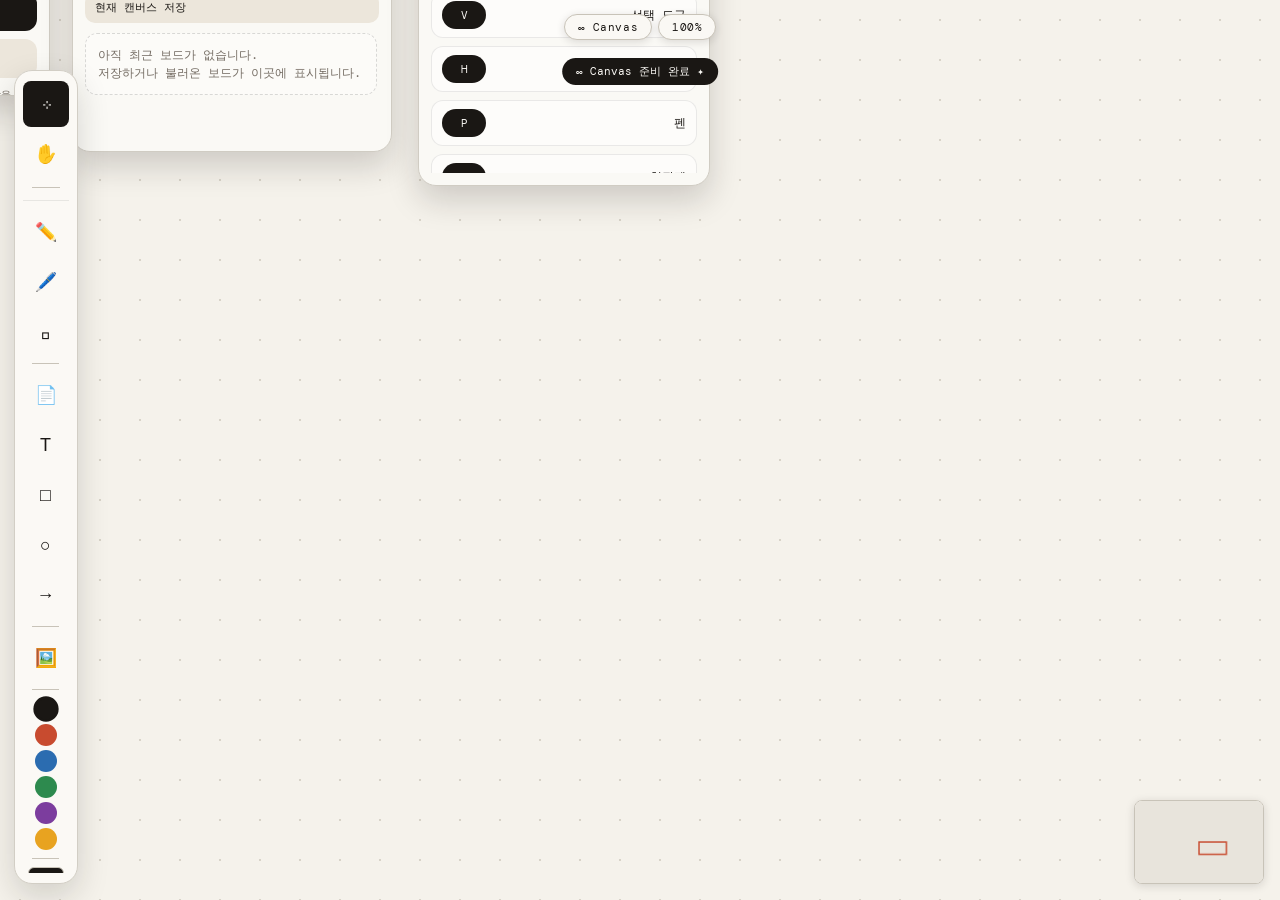
<file: index.fixed.v4.html>
<!DOCTYPE html>
<html lang="ko">
<head>
<meta charset="UTF-8">
<meta name="viewport" content="width=device-width, initial-scale=1.0, viewport-fit=cover, maximum-scale=1.0">
<meta name="apple-mobile-web-app-capable" content="yes">
<meta name="apple-mobile-web-app-status-bar-style" content="default">
<meta name="theme-color" content="#f5f2eb">
<title>∞ Canvas</title>
<style>
@import url('https://fonts.googleapis.com/css2?family=DM+Mono:wght@400;500&family=Fraunces:ital,opsz,wght@0,9..144,300;1,9..144,300&display=swap');

/* ══════════════════════════════════════════
   ROOT TOKENS
══════════════════════════════════════════ */
:root {
  --bg:#f5f2eb; --grid:#d8d3c8; --ink:#1a1714;
  --panel:#faf8f4; --border:#c8c3b8; --shadow:rgba(26,23,20,0.14);
  --accent:#c84b2f; --accent2:#2b6cb0;
  /* layout sizes – overridden by JS */
  --tb-w: 60px;   /* sidebar width  (≥768px) */
  --tb-h: 60px;   /* bottom bar h   (<768px) */
  --safe-b: env(safe-area-inset-bottom, 0px);
  --safe-t: env(safe-area-inset-top,    0px);
  --safe-l: env(safe-area-inset-left,   0px);
  --safe-r: env(safe-area-inset-right,  0px);
}

/* ── Reset ── */
*{margin:0;padding:0;box-sizing:border-box;}
html,body{width:100%;height:100%;overflow:hidden;}
body{
  font-family:'DM Mono',monospace;
  background:var(--bg);
  user-select:none;-webkit-user-select:none;
  touch-action:none;
  -webkit-tap-highlight-color:transparent;
}

/* ══════════════════════════════════════════
   CANVAS LAYERS
══════════════════════════════════════════ */
#grid{
  position:fixed;inset:0;pointer-events:none;z-index:0;
  background-image:radial-gradient(circle,var(--grid) 1.5px,transparent 1.5px);
  background-size:40px 40px;
}
#viewport{position:fixed;overflow:hidden;z-index:1;}
#board{position:absolute;top:0;left:0;transform-origin:0 0;will-change:transform;}
#svg-layer{position:absolute;top:0;left:0;width:1px;height:1px;overflow:visible;pointer-events:none;}
#preview-canvas{position:fixed;pointer-events:none;z-index:500;}

/* Selection lasso */
#sel-rect{
  position:fixed;border:1.5px solid var(--accent2);
  background:rgba(43,108,176,0.08);pointer-events:none;
  display:none;z-index:600;border-radius:2px;
}
.el.lasso-hover>.el-body{outline:2px dashed var(--accent2);outline-offset:2px;}

/* ══════════════════════════════════════════
   ELEMENTS (sticky / text / image)
══════════════════════════════════════════ */
.el{position:absolute;}
.el-body{width:100%;height:100%;border-radius:2px;}
.el-handles{display:none;position:absolute;inset:-1px;pointer-events:none;}
.el.selected>.el-body{outline:2px solid var(--accent2);outline-offset:2px;}
.el.selected>.el-handles{display:block;}

.h-move{position:absolute;inset:0;cursor:move;pointer-events:all;}
.h-resize{
  position:absolute;width:12px;height:12px;
  background:white;border:2px solid var(--accent2);border-radius:2px;pointer-events:all;
}
.h-resize.nw{top:-6px;left:-6px;cursor:nw-resize;}
.h-resize.ne{top:-6px;right:-6px;cursor:ne-resize;}
.h-resize.se{bottom:-6px;right:-6px;cursor:se-resize;}
.h-resize.sw{bottom:-6px;left:-6px;cursor:sw-resize;}
.h-resize.n{top:-6px;left:calc(50% - 6px);cursor:n-resize;}
.h-resize.s{bottom:-6px;left:calc(50% - 6px);cursor:s-resize;}
.h-resize.e{top:calc(50% - 6px);right:-6px;cursor:e-resize;}
.h-resize.w{top:calc(50% - 6px);left:-6px;cursor:w-resize;}

/* Touch: bigger hit targets */
@media(pointer:coarse){
  .h-resize{width:20px;height:20px;}
  .h-resize.nw{top:-10px;left:-10px;}
  .h-resize.ne{top:-10px;right:-10px;}
  .h-resize.se{bottom:-10px;right:-10px;}
  .h-resize.sw{bottom:-10px;left:-10px;}
  .h-resize.n{top:-10px;left:calc(50% - 10px);}
  .h-resize.s{bottom:-10px;left:calc(50% - 10px);}
  .h-resize.e{top:calc(50% - 10px);right:-10px;}
  .h-resize.w{top:calc(50% - 10px);left:-10px;}
}

/* Sticky */
.sticky-body{
  padding:10px;display:flex;flex-direction:column;
  box-shadow:3px 5px 14px var(--shadow);min-width:120px;min-height:90px;
}
.sticky-bar{display:flex;justify-content:flex-end;gap:4px;margin-bottom:6px;flex-shrink:0;}
.sticky-btn{
  width:18px;height:18px;border:none;border-radius:50%;
  background:rgba(0,0,0,0.18);color:rgba(0,0,0,0.6);font-size:10px;cursor:pointer;
  display:flex;align-items:center;justify-content:center;
}
.sticky-btn:hover{opacity:.7;}
.sticky-body textarea{
  flex:1;border:none;background:transparent;resize:none;
  font-family:'Fraunces',serif;font-size:14px;font-weight:300;line-height:1.55;
  color:var(--ink);outline:none;cursor:text;min-height:60px;
}

/* Text */
.text-body{
  padding:4px 6px;min-width:60px;min-height:30px;white-space:pre-wrap;
  word-break:break-word;font-family:'Fraunces',serif;font-weight:300;
  line-height:1.4;outline:none;cursor:text;background:transparent;
}

/* Startup windows */
.start-window{position:absolute;}
.start-window-body{
  width:100%;height:100%;display:flex;flex-direction:column;overflow:hidden;
  border-radius:18px;background:color-mix(in srgb, var(--panel) 92%, white 8%);
  border:1.5px solid color-mix(in srgb, var(--border) 85%, white 15%);
  box-shadow:0 14px 32px rgba(26,23,20,0.18);
  backdrop-filter:blur(10px);-webkit-backdrop-filter:blur(10px);
}
.start-window-header{
  display:flex;align-items:center;justify-content:space-between;gap:8px;
  padding:10px 12px;border-bottom:1px solid rgba(0,0,0,0.08);
  background:rgba(255,255,255,0.45);cursor:move;touch-action:none;
}
.start-window-title{font-size:13px;font-weight:500;letter-spacing:-0.02em;color:var(--ink);}
.start-window-close{
  width:24px;height:24px;border:none;border-radius:999px;cursor:pointer;
  background:rgba(0,0,0,0.08);color:var(--ink);font-size:12px;
  display:flex;align-items:center;justify-content:center;flex-shrink:0;
}
.start-window-content{padding:12px;display:flex;flex-direction:column;gap:10px;min-height:0;}
.start-window-note{
  font-family:'Fraunces',serif;font-size:14px;line-height:1.5;color:#4d463f;
}
.start-window-actions,.recent-toolbar{display:flex;flex-direction:column;gap:8px;}
.launch-btn{
  width:100%;border:none;border-radius:12px;padding:11px 12px;cursor:pointer;
  background:#ece6db;color:var(--ink);font-family:'DM Mono',monospace;font-size:12px;
  text-align:left;
}
.launch-btn.primary{background:var(--ink);color:var(--panel);}
.launch-btn.ghost{background:transparent;border:1px solid var(--border);}
.launch-btn.small{padding:8px 10px;font-size:11px;border-radius:10px;}
.recent-list{display:flex;flex-direction:column;gap:8px;overflow:auto;min-height:0;padding-right:2px;}
.recent-item{
  display:flex;align-items:center;justify-content:space-between;gap:10px;
  border:1px solid rgba(0,0,0,0.08);border-radius:12px;padding:10px;background:rgba(255,255,255,0.55);
}
.recent-main{min-width:0;display:flex;flex-direction:column;gap:4px;}
.recent-name{font-size:12px;color:var(--ink);white-space:nowrap;overflow:hidden;text-overflow:ellipsis;}
.recent-meta{font-size:10px;color:#756d64;}
.recent-actions{display:flex;gap:6px;flex-shrink:0;}
.recent-empty{
  border:1px dashed rgba(0,0,0,0.14);border-radius:12px;padding:12px;
  color:#756d64;font-size:12px;line-height:1.5;background:rgba(255,255,255,0.35);
}
.shortcut-list{display:flex;flex-direction:column;gap:8px;overflow:auto;min-height:0;}
.shortcut-row{
  display:flex;align-items:center;justify-content:space-between;gap:10px;
  border:1px solid rgba(0,0,0,0.08);border-radius:12px;padding:8px 10px;background:rgba(255,255,255,0.52);
}
.shortcut-key{
  display:inline-flex;align-items:center;justify-content:center;min-width:44px;height:28px;
  padding:0 10px;border-radius:999px;background:var(--ink);color:var(--panel);font-size:11px;
}
.shortcut-desc{font-size:12px;color:var(--ink);text-align:right;line-height:1.4;}

/* Image */
.image-body{display:block;width:100%;height:100%;object-fit:contain;pointer-events:none;border-radius:1px;}

/* ══════════════════════════════════════════
   SHARED BUTTON / DOT / STROKE STYLES
══════════════════════════════════════════ */
.tbtn{
  display:flex;align-items:center;justify-content:center;
  border:none;border-radius:8px;background:transparent;
  cursor:pointer;font-size:16px;color:var(--ink);
  transition:background .12s,transform .1s;
  position:relative;flex-shrink:0;
  -webkit-tap-highlight-color:transparent;
}
.tbtn:active{transform:scale(.93);}
.tbtn.active{background:var(--ink);color:var(--panel);}

/* tooltip — desktop only */
@media(hover:hover){
  .tbtn[data-tip]:hover{background:rgba(0,0,0,0.07);transform:translateY(-1px);}
  .tbtn[data-tip]:hover::after{
    content:attr(data-tip);position:absolute;
    background:var(--ink);color:var(--panel);font-size:10px;
    padding:3px 7px;border-radius:5px;white-space:nowrap;pointer-events:none;z-index:9999;
  }
}

.cdot{
  border-radius:50%;cursor:pointer;border:2px solid transparent;
  transition:transform .1s,border-color .1s;flex-shrink:0;
}
.cdot:hover{transform:scale(1.2);}
.cdot.active{border-color:var(--ink);transform:scale(1.15);}

.sbtn{
  display:flex;align-items:center;justify-content:center;
  border:1.5px solid var(--border);border-radius:6px;
  cursor:pointer;background:transparent;transition:background .12s;flex-shrink:0;
}
.sbtn:hover{background:rgba(0,0,0,0.07);}
.sbtn.active{background:var(--ink);}
.sbtn.active .sline{background:var(--panel);}
.sline{border-radius:99px;background:var(--ink);width:60%;}

.sep{background:var(--border);flex-shrink:0;}

/* ══════════════════════════════════════════
   ★ FLOATING TOOLBAR (all platforms)
══════════════════════════════════════════ */
#toolbar{
  position:fixed;
  left:calc(14px + var(--safe-l));
  top:calc(70px + var(--safe-t));
  z-index:1000;
  width:clamp(52px, 6.2vw, 64px);
  max-height:calc(100vh - var(--safe-t) - var(--safe-b) - 86px);
  background:color-mix(in srgb, var(--panel) 88%, white 12%);
  border:1.5px solid color-mix(in srgb, var(--border) 82%, white 18%);
  border-radius:18px;
  box-shadow:0 12px 32px rgba(26,23,20,0.16);
  backdrop-filter:blur(10px);
  -webkit-backdrop-filter:blur(10px);
  display:flex;
  flex-direction:column;
  align-items:stretch;
  gap:8px;
  padding:10px 8px;
  overflow:hidden;
}
#toolbar-fixed,#toolbar-scroll{display:flex;flex-direction:column;align-items:center;gap:4px;}
#toolbar-fixed{flex:0 0 auto;padding-bottom:8px;border-bottom:1px solid rgba(0,0,0,0.08);}
#toolbar-scroll{flex:1 1 auto;overflow-y:auto;overflow-x:hidden;scrollbar-width:none;padding-right:1px;}
#toolbar-scroll::-webkit-scrollbar{display:none;}
#toolbar .tbtn{width:clamp(40px, 4.8vw, 46px);height:clamp(40px, 4.8vw, 46px);font-size:clamp(15px, 1.8vw, 18px);}
#toolbar .tbtn[data-tip]:hover::after{left:calc(100% + 8px);top:50%;transform:translateY(-50%);}
#toolbar .cdot{width:clamp(18px, 2.1vw, 22px);height:clamp(18px, 2.1vw, 22px);}
#toolbar .sbtn{width:clamp(30px, 3.8vw, 36px);height:clamp(22px, 2.8vw, 28px);}
#toolbar .sep{width:60%;height:1px;margin:4px 0;}
#toolbar-fixed .sep{margin-top:6px;}

/* tablet tuning */
@media(max-width:1024px){
  #toolbar{
    left:calc(12px + var(--safe-l));
    top:calc(64px + var(--safe-t));
    width:58px;
    max-height:calc(100vh - var(--safe-t) - var(--safe-b) - 78px);
    border-radius:16px;
  }
  #toolbar .tbtn{width:42px;height:42px;font-size:17px;}
}

/* phone: floating bottom rail */
@media(max-width:767px){
  #toolbar{
    left:calc(10px + var(--safe-l));
    right:calc(10px + var(--safe-r));
    top:auto;
    bottom:calc(10px + var(--safe-b));
    width:auto;
    max-height:none;
    flex-direction:row;
    align-items:stretch;
    gap:8px;
    padding:8px 10px;
    border-radius:18px;
  }
  #toolbar-fixed{
    flex-direction:row;
    align-items:center;
    padding-bottom:0;
    padding-right:8px;
    border-bottom:none;
    border-right:1px solid rgba(0,0,0,0.08);
  }
  #toolbar-scroll{
    flex-direction:row;
    align-items:center;
    justify-content:flex-start;
    gap:3px;
    overflow-x:auto;
    overflow-y:hidden;
    padding-bottom:0;
  }
  #toolbar .tbtn{width:40px;height:40px;font-size:18px;flex-shrink:0;}
  #toolbar .cdot{width:22px;height:22px;flex-shrink:0;}
  #toolbar .sbtn{width:30px;height:30px;flex-shrink:0;}
  #toolbar .sep{width:1px;height:28px;margin:0 2px;}
  #toolbar-fixed .sep{margin:0 2px 0 6px;}
  #toolbar .tbtn[data-tip]:hover::after{display:none;}
}

/* ══════════════════════════════════════════
   TOPBAR
══════════════════════════════════════════ */
#topbar{
  position:fixed;z-index:1000;
  display:flex;align-items:center;gap:6px;
  pointer-events:none;
}
#topbar>*{pointer-events:all;}

/* desktop/tablet: top-center */
#topbar{
  top:calc(14px + var(--safe-t));
  left:0;
  right:0;
  justify-content:center;
}
.pill{
  background:var(--panel);border:1.5px solid var(--border);border-radius:999px;
  padding:5px 13px;font-size:11px;color:var(--ink);
  box-shadow:0 2px 8px var(--shadow);letter-spacing:.05em;white-space:nowrap;
}
#zoom-pill{cursor:pointer;min-width:54px;text-align:center;}
#zoom-pill:hover{background:rgba(0,0,0,0.06);}

/* mobile: top-right corner */
@media(max-width:767px){
  #topbar{
    top:calc(10px + var(--safe-t));
    left:auto;
    right:calc(10px + var(--safe-r));
    justify-content:flex-end;
  }
  #title-pill{display:none;}
  .pill{padding:4px 10px;font-size:10px;}
}

/* ══════════════════════════════════════════
   CONTEXT MENU
══════════════════════════════════════════ */
#ctx{
  position:fixed;z-index:9999;background:var(--panel);
  border:1.5px solid var(--border);border-radius:10px;
  box-shadow:0 8px 30px var(--shadow);padding:6px;display:none;min-width:140px;
}
.citem{
  padding:9px 14px;border-radius:6px;cursor:pointer;font-size:13px;color:var(--ink);
  transition:background .1s;
}
.citem:hover,.citem:active{background:rgba(0,0,0,0.07);}
.citem.danger{color:var(--accent);}
.cdiv{height:1px;background:var(--border);margin:4px 0;}

/* ══════════════════════════════════════════
   SNACKBAR
══════════════════════════════════════════ */
#snack{
  position:fixed;left:50%;
  transform:translateX(-50%) translateY(-8px);
  background:var(--ink);color:var(--panel);
  font-size:11px;padding:6px 14px;border-radius:999px;
  opacity:0;transition:opacity .2s,transform .2s;
  z-index:9999;pointer-events:none;white-space:nowrap;
}
#snack.show{opacity:1;transform:translateX(-50%) translateY(0);}

/* desktop: below topbar */
#snack{top:58px;}
@media(max-width:767px){
  #snack{top:calc(50px + var(--safe-t));}
}

/* ══════════════════════════════════════════
   MINIMAP
══════════════════════════════════════════ */
#minimap{
  position:fixed;right:16px;
  width:130px;height:84px;
  background:var(--panel);border:1.5px solid var(--border);border-radius:8px;
  overflow:hidden;box-shadow:0 2px 10px var(--shadow);z-index:999;
  bottom:16px;
}
/* hide on small screens */
@media(max-width:767px){
  #minimap{display:none;}
}

/* ══════════════════════════════════════════
   CURSOR OVERRIDES
══════════════════════════════════════════ */
body[data-tool="pan"] #viewport{cursor:grab;}
body[data-tool="pan"].panning #viewport{cursor:grabbing;}
body[data-tool="pen"] #viewport,
body[data-tool="highlight"] #viewport,
body[data-tool="eraser"] #viewport,
body[data-tool="rect"] #viewport,
body[data-tool="circle"] #viewport,
body[data-tool="arrow"] #viewport{cursor:crosshair;}
body[data-tool="text"] #viewport{cursor:text;}
body[data-tool="select"] #viewport{cursor:default;}

/* ══════════════════════════════════════════
   PEN SETTINGS PANEL
══════════════════════════════════════════ */
#pen-panel{
  position:fixed;z-index:2000;
  background:color-mix(in srgb,var(--panel) 94%,white 6%);
  border:1.5px solid color-mix(in srgb,var(--border) 80%,white 20%);
  border-radius:16px;
  box-shadow:0 16px 48px rgba(26,23,20,0.20);
  backdrop-filter:blur(14px);-webkit-backdrop-filter:blur(14px);
  padding:14px 14px 16px;
  width:228px;
  display:none;flex-direction:column;gap:13px;
  font-size:11px;color:var(--ink);letter-spacing:.03em;
  opacity:0;transform:translateX(-6px) scale(.97);
  transition:opacity .15s,transform .15s;
  pointer-events:none;
}
#pen-panel.pp-open{
  display:flex;opacity:1;transform:none;pointer-events:all;
}
/* caret */
#pen-panel::before{
  content:'';position:absolute;
  top:22px;left:-7px;
  width:11px;height:11px;
  background:color-mix(in srgb,var(--panel) 94%,white 6%);
  border-left:1.5px solid color-mix(in srgb,var(--border) 80%,white 20%);
  border-bottom:1.5px solid color-mix(in srgb,var(--border) 80%,white 20%);
  transform:rotate(45deg);border-radius:0 0 0 3px;
}
@media(max-width:767px){
  #pen-panel{
    left:50%!important;top:auto!important;
    bottom:calc(78px + var(--safe-b));
    transform:translateX(-50%) scale(.97)!important;
    width:min(340px,92vw);
  }
  #pen-panel.pp-open{transform:translateX(-50%) scale(1)!important;}
  #pen-panel::before{display:none;}
}
/* title */
.pp-title{
  display:flex;align-items:center;justify-content:space-between;
  padding-bottom:10px;border-bottom:1px solid var(--border);
  font-weight:500;font-size:11.5px;letter-spacing:.04em;
}
.pp-x{
  width:22px;height:22px;border:none;background:transparent;
  border-radius:50%;cursor:pointer;display:flex;align-items:center;justify-content:center;
  font-size:13px;color:color-mix(in srgb,var(--ink) 50%,transparent);
}
.pp-x:hover{background:rgba(0,0,0,0.08);}
/* section */
.pp-sect{display:flex;flex-direction:column;gap:6px;width:100%;}
.pp-lbl{
  font-size:9px;letter-spacing:.1em;text-transform:uppercase;font-weight:500;
  color:color-mix(in srgb,var(--ink) 42%,transparent);
}
/* slider row */
.pp-row{display:flex;align-items:center;gap:8px;}
.pp-row input[type=range]{
  flex:1;height:3px;-webkit-appearance:none;appearance:none;
  background:var(--border);border-radius:99px;outline:none;cursor:pointer;
}
.pp-row input[type=range]::-webkit-slider-thumb{
  -webkit-appearance:none;width:17px;height:17px;border-radius:50%;
  background:var(--ink);border:2.5px solid var(--panel);
  box-shadow:0 1px 5px rgba(0,0,0,.28);cursor:pointer;
}
.pp-row input[type=range]::-moz-range-thumb{
  width:17px;height:17px;border-radius:50%;background:var(--ink);
  border:2.5px solid var(--panel);box-shadow:0 1px 5px rgba(0,0,0,.28);
}
.pp-num{
  min-width:30px;text-align:right;font-size:11px;
  color:color-mix(in srgb,var(--ink) 60%,transparent);
  font-variant-numeric:tabular-nums;
}
/* chips */
.pp-chips{display:flex;gap:5px;flex-wrap:wrap;}
.pp-chip{
  padding:5px 9px;border-radius:8px;
  border:1.5px solid var(--border);
  font-size:10px;cursor:pointer;background:transparent;color:var(--ink);
  transition:background .12s,border-color .12s,color .12s;
  font-family:'DM Mono',monospace;
}
.pp-chip:hover{background:rgba(0,0,0,0.06);}
.pp-chip.pp-on{background:var(--ink);color:var(--panel);border-color:var(--ink);}
/* linecap buttons */
.pp-caps{display:flex;gap:5px;}
.pp-cap{
  flex:1;height:36px;border-radius:8px;
  border:1.5px solid var(--border);background:transparent;
  cursor:pointer;display:flex;flex-direction:column;
  align-items:center;justify-content:center;gap:2px;
  font-size:8.5px;color:var(--ink);font-family:'DM Mono',monospace;
  transition:background .12s,border-color .12s,color .12s;
}
.pp-cap:hover{background:rgba(0,0,0,0.06);}
.pp-cap.pp-on{background:var(--ink);color:var(--panel);border-color:var(--ink);}
.pp-cap svg{pointer-events:none;}
/* preview */
#pp-preview-wrap{
  width:100%;height:42px;border-radius:9px;
  border:1.5px solid var(--border);background:var(--bg);
  overflow:hidden;display:flex;align-items:center;justify-content:center;
}
#pp-preview-svg{width:100%;height:100%;}
/* dot badge on active draw buttons */
#t-pen.active::after,#t-highlight.active::after,#t-eraser.active::after{
  content:'';position:absolute;bottom:5px;right:5px;
  width:5px;height:5px;border-radius:50%;
  background:var(--accent);opacity:.8;pointer-events:none;
}
</style>
</head>
<body data-tool="select">

<div id="grid"></div>
<canvas id="preview-canvas"></canvas>
<div id="sel-rect"></div>

<div id="topbar">
  <div class="pill" id="title-pill">∞ Canvas</div>
  <div class="pill" id="zoom-pill" onclick="resetView()">100%</div>
</div>

<div id="ctx">
  <div class="citem" onclick="ctxDo('front')">↑ 맨 앞으로</div>
  <div class="citem" onclick="ctxDo('back')">↓ 맨 뒤로</div>
  <div class="cdiv"></div>
  <div class="citem" onclick="ctxDo('dup')">⊞ 복제</div>
  <div class="cdiv"></div>
  <div class="citem danger" onclick="ctxDo('del')">✕ 삭제</div>
</div>

<div id="snack"></div>

<div id="viewport">
  <div id="board">
    <svg id="svg-layer"></svg>
  </div>
</div>

<canvas id="minimap" width="130" height="84"></canvas>

<!-- ══ PEN SETTINGS PANEL ══ -->
<div id="pen-panel">
  <div class="pp-title">
    <span id="pp-title-txt">✏️ 펜 설정</span>
    <button class="pp-x" onclick="closePenPanel()">✕</button>
  </div>

  <!-- 안정화 -->
  <div class="pp-sect">
    <div class="pp-lbl">펜 안정화 (smoothing)</div>
    <div class="pp-row">
      <input type="range" id="pp-smooth" min="0" max="20" step="1" value="0" oninput="onPPChange()">
      <span class="pp-num" id="pp-smooth-v">0</span>
    </div>
    <div class="pp-chips" id="pp-sc">
      <button class="pp-chip pp-on" onclick="setPPSmooth(0,this)">없음</button>
      <button class="pp-chip"       onclick="setPPSmooth(5,this)">약간</button>
      <button class="pp-chip"       onclick="setPPSmooth(10,this)">보통</button>
      <button class="pp-chip"       onclick="setPPSmooth(18,this)">강함</button>
    </div>
  </div>

  <!-- 불투명도 -->
  <div class="pp-sect">
    <div class="pp-lbl">불투명도 (opacity)</div>
    <div class="pp-row">
      <input type="range" id="pp-opacity" min="5" max="100" step="5" value="100" oninput="onPPChange()">
      <span class="pp-num" id="pp-opacity-v">100%</span>
    </div>
  </div>

  <!-- 선 끝 모양 -->
  <div class="pp-sect" id="pp-cap-sect">
    <div class="pp-lbl">선 끝 모양 (linecap)</div>
    <div class="pp-caps">
      <button class="pp-cap pp-on" data-cap="round"  onclick="setPPCap(this)">
        <svg width="30" height="10"><line x1="5" y1="5" x2="25" y2="5" stroke="currentColor" stroke-width="5" stroke-linecap="round"/></svg>
        <span>둥글게</span>
      </button>
      <button class="pp-cap" data-cap="square" onclick="setPPCap(this)">
        <svg width="30" height="10"><line x1="5" y1="5" x2="25" y2="5" stroke="currentColor" stroke-width="5" stroke-linecap="square"/></svg>
        <span>각지게</span>
      </button>
      <button class="pp-cap" data-cap="butt"   onclick="setPPCap(this)">
        <svg width="30" height="10"><line x1="7" y1="5" x2="23" y2="5" stroke="currentColor" stroke-width="5" stroke-linecap="butt"/></svg>
        <span>짧게</span>
      </button>
    </div>
  </div>

  <!-- 압력 효과 -->
  <div class="pp-sect" id="pp-pressure-sect">
    <div class="pp-lbl">끝 처리 (taper)</div>
    <div class="pp-chips" id="pp-pc">
      <button class="pp-chip pp-on" data-pressure="none"  onclick="setPPPressure(this)">없음</button>
      <button class="pp-chip"       data-pressure="start" onclick="setPPPressure(this)">시작</button>
      <button class="pp-chip"       data-pressure="end"   onclick="setPPPressure(this)">끝</button>
      <button class="pp-chip"       data-pressure="both"  onclick="setPPPressure(this)">양쪽</button>
    </div>
  </div>

  <!-- 미리보기 -->
  <div class="pp-sect">
    <div class="pp-lbl">미리보기</div>
    <div id="pp-preview-wrap">
      <svg id="pp-preview-svg" viewBox="0 0 200 42" preserveAspectRatio="none">
        <path id="pp-preview-path"
          d="M10,30 Q30,10 50,22 Q70,34 90,18 Q110,8 130,22 Q150,34 170,16 Q185,8 192,14"
          fill="none" stroke="#1a1714" stroke-width="2"
          stroke-linecap="round" stroke-linejoin="round"/>
      </svg>
    </div>
  </div>
</div>

<!-- ══ TOOLBAR ══ -->
<div id="toolbar">
  <div id="toolbar-fixed">
    <button class="tbtn active" id="t-select" data-tip="선택 (V)" onclick="setTool('select')">⊹</button>
    <button class="tbtn" id="t-pan" data-tip="이동 (H)" onclick="setTool('pan')">✋</button>
    <div class="sep"></div>
  </div>
  <div id="toolbar-scroll">
    <!-- 그리기 -->
    <button class="tbtn" id="t-pen"       data-tip="펜 (P) · 재클릭 → 설정"       onclick="setToolOrPanel('pen')">✏️</button>
    <button class="tbtn" id="t-highlight" data-tip="형광펜 (L) · 재클릭 → 설정"    onclick="setToolOrPanel('highlight')">🖊️</button>
    <button class="tbtn" id="t-eraser"    data-tip="지우개 (E) · 재클릭 → 설정"    onclick="setToolOrPanel('eraser')">◻</button>
    <div class="sep"></div>
    <!-- 요소 추가 -->
    <button class="tbtn" id="t-sticky" data-tip="포스트잇 (S)"  onclick="addSticky()">📄</button>
    <button class="tbtn" id="t-text"   data-tip="텍스트 (T)"    onclick="setTool('text')">T</button>
    <button class="tbtn" id="t-rect"   data-tip="사각형 (R)"    onclick="setTool('rect')">□</button>
    <button class="tbtn" id="t-circle" data-tip="원 (C)"        onclick="setTool('circle')">○</button>
    <button class="tbtn" id="t-arrow"  data-tip="화살표 (A)"    onclick="setTool('arrow')">→</button>
    <div class="sep"></div>
    <!-- 이미지 -->
    <button class="tbtn" data-tip="이미지" onclick="document.getElementById('img-in').click()">🖼️</button>
    <div class="sep"></div>
    <!-- 색상 -->
    <div class="cdot active" style="background:#1a1714" data-c="#1a1714" onclick="setColor(this)"></div>
    <div class="cdot" style="background:#c84b2f" data-c="#c84b2f" onclick="setColor(this)"></div>
    <div class="cdot" style="background:#2b6cb0" data-c="#2b6cb0" onclick="setColor(this)"></div>
    <div class="cdot" style="background:#2d8a4e" data-c="#2d8a4e" onclick="setColor(this)"></div>
    <div class="cdot" style="background:#7c3d9e" data-c="#7c3d9e" onclick="setColor(this)"></div>
    <div class="cdot" style="background:#e8a320" data-c="#e8a320" onclick="setColor(this)"></div>
    <div class="sep"></div>
    <!-- 선 굵기 -->
    <button class="sbtn active" data-sw="2"  onclick="setStroke(this,2)"><div class="sline" style="height:2px"></div></button>
    <button class="sbtn"        data-sw="5"  onclick="setStroke(this,5)"><div class="sline" style="height:4px"></div></button>
    <button class="sbtn"        data-sw="10" onclick="setStroke(this,10)"><div class="sline" style="height:7px"></div></button>
    <div class="sep"></div>
    <!-- 유틸 -->
    <button class="tbtn" data-tip="그리드 (G)"  onclick="toggleGrid()">⊞</button>
    <button class="tbtn" data-tip="저장 Ctrl+S" onclick="saveBoard()">💾</button>
    <button class="tbtn" data-tip="불러오기"     onclick="document.getElementById('load-in').click()">📂</button>
    <button class="tbtn" data-tip="전체 지우기"  onclick="clearAll()">🗑️</button>
  </div>
</div>

<input type="file" id="img-in"  accept="image/*"       style="display:none" onchange="handleImg(event)">
<input type="file" id="load-in" style="display:none" onchange="loadBoard(event)">

<script>
/* ════════════════════════════════════════════════════════
   GLOBALS
════════════════════════════════════════════════════════ */
const vp    = document.getElementById('viewport');
const board = document.getElementById('board');
const svgl  = document.getElementById('svg-layer');
const pCvs  = document.getElementById('preview-canvas');
const pCtx  = pCvs.getContext('2d');
const mmCvs = document.getElementById('minimap');
const mmCtx = mmCvs.getContext('2d');
const selRect = document.getElementById('sel-rect');

let T = {x:0, y:0, s:1};
let tool='select', color='#1a1714', sw=2;

/* ── pen settings ── */
const penCfg = { smooth:0, opacity:100, cap:'round', pressure:'none' };
let penPanelOpen = false;

let panning=false, panOrigin={x:0,y:0};
let drawing=false, drawPts=[], livePth=null, shapeA=null;
let dragging=null;
let resizing=null;
let selected=null;
let selectedEls=[];
let lasso=null;
let touchLasso=null;
let touchPanOrigin=null;
let ctxEl=null;
let strokes=[];
let zTop=10;
let gridOn=true;
let longPressTimer=null;

/* ════════════════════════════════════════════════════════
   RESPONSIVE LAYOUT
════════════════════════════════════════════════════════ */
const MOBILE_BP = 767; // px

function isMobile(){ return window.innerWidth <= MOBILE_BP; }

function syncLayout(){
  const tb = document.getElementById('toolbar');
  const mm = document.getElementById('minimap');
  const tbRect = tb.getBoundingClientRect();

  document.documentElement.style.setProperty('--tb-w', '0px');
  document.documentElement.style.setProperty('--tb-h', '0px');

  vp.style.cssText = `top:0;left:0;right:0;bottom:0;`;
  pCvs.style.cssText = `top:0;left:0;right:0;bottom:0;width:${window.innerWidth}px;height:${window.innerHeight}px;`;
  pCvs.width  = window.innerWidth;
  pCvs.height = window.innerHeight;

  if(mm){
    mm.style.bottom = isMobile() ? `${Math.ceil(tbRect.height) + 20}px` : '16px';
    mm.style.right = '16px';
  }

  updateGrid();
  updateMinimap();
}

window.addEventListener('resize', ()=>{ syncLayout(); });
window.addEventListener('orientationchange', ()=>setTimeout(syncLayout, 250));

/* ════════════════════════════════════════════════════════
   TRANSFORM
════════════════════════════════════════════════════════ */
function applyT(){
  board.style.transform = `translate(${T.x}px,${T.y}px) scale(${T.s})`;
  document.getElementById('zoom-pill').textContent = Math.round(T.s*100)+'%';
  updateGrid(); updateMinimap();
}
function getVpRect(){ return vp.getBoundingClientRect(); }
function s2b(sx,sy){
  const r=getVpRect();
  return {x:(sx-r.left-T.x)/T.s, y:(sy-r.top-T.y)/T.s};
}
function b2s(bx,by){
  const r=getVpRect();
  return {x:r.left+bx*T.s+T.x, y:r.top+by*T.s+T.y};
}
function resetView(){ T={x:0,y:0,s:1}; applyT(); }

function updateGrid(){
  const g = document.getElementById('grid');
  if(!gridOn){ g.style.display='none'; return; }
  g.style.display='block';
  const sz = 40*T.s;
  g.style.backgroundSize = `${sz}px ${sz}px`;
  g.style.backgroundPosition = `${T.x%sz}px ${T.y%sz}px`;
}
function toggleGrid(){ gridOn=!gridOn; updateGrid(); }

/* ════════════════════════════════════════════════════════
   TOOL / COLOR / STROKE
════════════════════════════════════════════════════════ */
function setTool(t){
  tool=t;
  document.body.setAttribute('data-tool',t);
  document.querySelectorAll('.tbtn[id^="t-"]').forEach(b=>b.classList.remove('active'));
  const btn=document.getElementById('t-'+t);
  if(btn) btn.classList.add('active');
  deselectAll(); closeCtx();
  closePenPanel();
}

/* ── 이미 선택된 그리기 도구를 다시 누르면 설정 패널 토글 ── */
function setToolOrPanel(t){
  if(tool===t){
    togglePenPanel(t);
  } else {
    setTool(t);
  }
}

/* ════════════════════════════════════════════════════════
   PEN SETTINGS PANEL
════════════════════════════════════════════════════════ */
function togglePenPanel(t){
  const pp=document.getElementById('pen-panel');
  if(penPanelOpen){ closePenPanel(); return; }
  openPenPanel(t);
}
function openPenPanel(t){
  const pp=document.getElementById('pen-panel');
  // 제목 업데이트
  const titles={pen:'✏️ 펜 설정', highlight:'🖊️ 형광펜 설정', eraser:'◻ 지우개 설정'};
  document.getElementById('pp-title-txt').textContent = titles[t]||'설정';
  // eraser는 일부 섹션 숨김
  const isEraser = t==='eraser';
  document.getElementById('pp-smooth').closest('.pp-sect').style.display = isEraser?'none':'';
  document.getElementById('pp-opacity').closest('.pp-sect').style.display = isEraser?'none':'';
  document.getElementById('pp-cap-sect').style.display      = isEraser?'none':'';
  document.getElementById('pp-pressure-sect').style.display = isEraser?'none':'';
  document.querySelector('#pp-preview-wrap').parentElement.style.display = isEraser?'none':'';
  // 슬라이더 동기
  document.getElementById('pp-smooth').value  = penCfg.smooth;
  document.getElementById('pp-smooth-v').textContent = penCfg.smooth;
  document.getElementById('pp-opacity').value = penCfg.opacity;
  document.getElementById('pp-opacity-v').textContent = penCfg.opacity+'%';
  document.querySelectorAll('.pp-cap').forEach(c=>c.classList.toggle('pp-on', c.dataset.cap===penCfg.cap));
  document.querySelectorAll('#pp-pc .pp-chip').forEach(c=>c.classList.toggle('pp-on', c.dataset.pressure===penCfg.pressure));
  // 위치 계산
  positionPenPanel(t);
  pp.style.display='flex';
  requestAnimationFrame(()=>{ pp.classList.add('pp-open'); });
  penPanelOpen=true;
  updatePPPreview();
}
function closePenPanel(){
  const pp=document.getElementById('pen-panel');
  pp.classList.remove('pp-open');
  setTimeout(()=>{ if(!penPanelOpen) pp.style.display='none'; },160);
  penPanelOpen=false;
}
function positionPenPanel(t){
  if(window.innerWidth<=767) return; // 모바일: CSS로 처리
  const btn=document.getElementById('t-'+t);
  if(!btn) return;
  const br=btn.getBoundingClientRect();
  const pp=document.getElementById('pen-panel');
  pp.style.left=(br.right+10)+'px';
  pp.style.top = Math.min(br.top, window.innerHeight-500)+'px';
}
function onPPChange(){
  penCfg.smooth  = parseInt(document.getElementById('pp-smooth').value);
  penCfg.opacity = parseInt(document.getElementById('pp-opacity').value);
  document.getElementById('pp-smooth-v').textContent  = penCfg.smooth;
  document.getElementById('pp-opacity-v').textContent = penCfg.opacity+'%';
  // 안정화 preset chips 동기
  const chips=[...document.querySelectorAll('#pp-sc .pp-chip')];
  const presets=[0,5,10,18];
  chips.forEach((c,i)=>c.classList.toggle('pp-on', presets[i]===penCfg.smooth));
  updatePPPreview();
}
function setPPSmooth(v,el){
  document.querySelectorAll('#pp-sc .pp-chip').forEach(c=>c.classList.remove('pp-on'));
  el.classList.add('pp-on');
  penCfg.smooth=v;
  document.getElementById('pp-smooth').value=v;
  document.getElementById('pp-smooth-v').textContent=v;
  updatePPPreview();
}
function setPPCap(el){
  document.querySelectorAll('.pp-cap').forEach(c=>c.classList.remove('pp-on'));
  el.classList.add('pp-on');
  penCfg.cap=el.dataset.cap;
  updatePPPreview();
}
function setPPPressure(el){
  document.querySelectorAll('#pp-pc .pp-chip').forEach(c=>c.classList.remove('pp-on'));
  el.classList.add('pp-on');
  penCfg.pressure=el.dataset.pressure;
  updatePPPreview();
}
function updatePPPreview(){
  const p=document.getElementById('pp-preview-path'); if(!p) return;
  const demoPts=[{x:10,y:30},{x:30,y:10},{x:50,y:22},{x:70,y:34},{x:90,y:18},{x:110,y:8},{x:130,y:22},{x:150,y:34},{x:170,y:16},{x:192,y:14}];
  const baseW = (tool==='highlight') ? sw*4 : sw;
  const col = (tool==='highlight') ? color+'99' : color;
  const opacity = penCfg.opacity/100;
  if(penCfg.pressure && penCfg.pressure!=='none'){
    p.setAttribute('d', buildTaperOutlinePath(demoPts, Math.max(2,baseW), penCfg.pressure));
    p.setAttribute('fill', col);
    p.setAttribute('fill-opacity', opacity);
    p.setAttribute('stroke', 'none');
    p.removeAttribute('stroke-opacity');
    p.removeAttribute('stroke-width');
    p.removeAttribute('stroke-linecap');
  } else {
    p.setAttribute('stroke',col);
    p.setAttribute('stroke-opacity',opacity);
    p.setAttribute('stroke-linecap',penCfg.cap);
    p.setAttribute('stroke-linejoin','round');
    p.setAttribute('stroke-width', Math.max(1,baseW));
    p.setAttribute('fill','none');
    p.removeAttribute('fill-opacity');
    p.setAttribute('d', pts2path(demoPts));
  }
}

/* 안정화 적용: 포인트 배열 스무딩 */
function smoothPts(pts, level){
  if(level===0||pts.length<3) return pts;
  const out=[pts[0]];
  const k=Math.min(level,Math.floor(pts.length/2));
  for(let i=1;i<pts.length-1;i++){
    let sx=0,sy=0,cnt=0;
    for(let j=Math.max(0,i-k);j<=Math.min(pts.length-1,i+k);j++){
      sx+=pts[j].x; sy+=pts[j].y; cnt++;
    }
    out.push({x:sx/cnt,y:sy/cnt});
  }
  out.push(pts[pts.length-1]);
  return out;
}

function setColor(el){
  document.querySelectorAll('.cdot').forEach(d=>d.classList.remove('active'));
  el.classList.add('active'); color=el.dataset.c;
}
function setStroke(el,v){
  document.querySelectorAll('.sbtn').forEach(b=>b.classList.remove('active'));
  el.classList.add('active'); sw=v;
}

/* ════════════════════════════════════════════════════════
   SELECTION
════════════════════════════════════════════════════════ */
function select(el, additive=false){
  if(!additive) deselectAll();
  if(selectedEls.includes(el)) return;
  selectedEls.push(el);
  selected=el;
  el.classList.add('selected');
  el.querySelector('.el-handles').style.display='block';
}
function deselectAll(){
  selectedEls.forEach(el=>{
    el.classList.remove('selected');
    el.querySelector('.el-handles').style.display='none';
  });
  selectedEls=[]; selected=null;
}

/* ════════════════════════════════════════════════════════
   LASSO
════════════════════════════════════════════════════════ */
function showSelRect(l){
  const x=Math.min(l.x0,l.x1), y=Math.min(l.y0,l.y1);
  const w=Math.abs(l.x1-l.x0), h=Math.abs(l.y1-l.y0);
  selRect.style.cssText=`display:block;left:${x}px;top:${y}px;width:${w}px;height:${h}px;`;
}
function hideSelRect(){ selRect.style.display='none'; }
function highlightLasso(l){
  const sx=Math.min(l.x0,l.x1), sy=Math.min(l.y0,l.y1);
  const ex=Math.max(l.x0,l.x1), ey=Math.max(l.y0,l.y1);
  board.querySelectorAll('.el').forEach(el=>{
    const bx=parseFloat(el.style.left), by=parseFloat(el.style.top);
    const bw=parseFloat(el.style.width), bh=parseFloat(el.style.height);
    const s2=b2s(bx,by), se=b2s(bx+bw,by+bh);
    el.classList.toggle('lasso-hover', se.x>sx&&s2.x<ex&&se.y>sy&&s2.y<ey);
  });
}
function finalizeLasso(l){
  const sx=Math.min(l.x0,l.x1), sy=Math.min(l.y0,l.y1);
  const ex=Math.max(l.x0,l.x1), ey=Math.max(l.y0,l.y1);
  deselectAll();
  if(ex-sx<5 && ey-sy<5) return;
  board.querySelectorAll('.el').forEach(el=>{
    el.classList.remove('lasso-hover');
    const bx=parseFloat(el.style.left), by=parseFloat(el.style.top);
    const bw=parseFloat(el.style.width), bh=parseFloat(el.style.height);
    const s2=b2s(bx,by), se=b2s(bx+bw,by+bh);
    if(se.x>sx&&s2.x<ex&&se.y>sy&&s2.y<ey) select(el,true);
  });
}

/* ════════════════════════════════════════════════════════
   WHEEL ZOOM
════════════════════════════════════════════════════════ */
vp.addEventListener('wheel',e=>{
  e.preventDefault(); closeCtx();
  const f = e.deltaY<0 ? 1.09 : 0.92;
  const ns = Math.min(8, Math.max(0.08, T.s*f));
  const r=getVpRect();
  const lx=e.clientX-r.left, ly=e.clientY-r.top;
  T.x = lx-(lx-T.x)*(ns/T.s);
  T.y = ly-(ly-T.y)*(ns/T.s);
  T.s=ns; applyT();
},{passive:false});

/* ════════════════════════════════════════════════════════
   MOUSE — DOWN / MOVE / UP
════════════════════════════════════════════════════════ */
vp.addEventListener('mousedown',e=>{
  if(e.button===2) return;
  closeCtx();
  if(e.button===1 || tool==='pan'){
    panning=true;
    const r=getVpRect();
    panOrigin={x:e.clientX-r.left-T.x, y:e.clientY-r.top-T.y};
    document.body.classList.add('panning');
    e.preventDefault(); return;
  }
  const bp=s2b(e.clientX,e.clientY);
  if(tool==='pen'||tool==='highlight'){
    drawing=true; drawPts=[bp];
    livePth=mkSvg('path');
    livePth.setAttribute('fill','none');
    const col = tool==='highlight'?color+'99':color;
    livePth.setAttribute('stroke', col);
    livePth.setAttribute('stroke-opacity', penCfg.opacity/100);
    livePth.setAttribute('stroke-width', tool==='highlight'?sw*4:sw);
    livePth.setAttribute('stroke-linecap', penCfg.cap||'round');
    livePth.setAttribute('stroke-linejoin','round');
    svgl.appendChild(livePth); return;
  }
  if(tool==='eraser'){drawing=true; eraseAt(bp); return;}
  if(tool==='rect'||tool==='circle'||tool==='arrow'){drawing=true; shapeA=bp; return;}
  if(tool==='text'){ addText(bp); return; }
  if(tool==='select'){
    if(!e.target.closest('.el')){
      deselectAll();
      lasso={x0:e.clientX,y0:e.clientY,x1:e.clientX,y1:e.clientY};
      showSelRect(lasso);
      e.preventDefault();
    }
  }
});

window.addEventListener('mousemove',e=>{
  if(panning){
    const r=getVpRect();
    T.x=e.clientX-r.left-panOrigin.x; T.y=e.clientY-r.top-panOrigin.y; applyT(); return;
  }
  if(dragging){
    const bp=s2b(e.clientX,e.clientY);
    if(dragging.els){
      dragging.els.forEach(d=>{ d.el.style.left=(bp.x-d.ox)+'px'; d.el.style.top=(bp.y-d.oy)+'px'; });
    } else {
      dragging.el.style.left=(bp.x-dragging.ox)+'px';
      dragging.el.style.top =(bp.y-dragging.oy)+'px';
    }
    updateMinimap(); return;
  }
  if(resizing){ doResize(e.clientX,e.clientY); return; }
  if(lasso){ lasso.x1=e.clientX; lasso.y1=e.clientY; showSelRect(lasso); highlightLasso(lasso); return; }
  if(!drawing) return;
  const bp=s2b(e.clientX,e.clientY);
  if(tool==='pen'||tool==='highlight'){ drawPts.push(bp); if(livePth) livePth.setAttribute('d',pts2path(drawPts)); }
  if(tool==='eraser') eraseAt(bp);
  if((tool==='rect'||tool==='circle'||tool==='arrow')&&shapeA) previewShape(shapeA,bp);
});

window.addEventListener('mouseup',e=>{
  document.body.classList.remove('panning');
  if(panning){ panning=false; return; }
  if(dragging){ dragging=null; updateMinimap(); return; }
  if(resizing){ resizing=null; updateMinimap(); return; }
  if(lasso){ finalizeLasso(lasso); lasso=null; hideSelRect(); return; }
  if(!drawing) return;
  drawing=false;
  pCtx.clearRect(0,0,pCvs.width,pCvs.height);
  if(tool==='pen'||tool==='highlight'){
    commitFreehandStroke(drawPts);
  }
  if((tool==='rect'||tool==='circle'||tool==='arrow')&&shapeA){
    const bp=s2b(e.clientX,e.clientY);
    if(Math.abs(bp.x-shapeA.x)>4||Math.abs(bp.y-shapeA.y)>4) finalizeShape(shapeA,bp);
    shapeA=null;
  }
});

/* ════════════════════════════════════════════════════════
   CONTEXT MENU
════════════════════════════════════════════════════════ */
vp.addEventListener('contextmenu',e=>{
  e.preventDefault();
  const el=e.target.closest('.el');
  if(el) showCtxMenu(el, e.clientX, e.clientY);
});
document.addEventListener('click',()=>closeCtx());
function showCtxMenu(el,cx,cy){
  ctxEl=el;
  const m=document.getElementById('ctx');
  const mw=150, mh=160;
  let lx=cx, ly=cy;
  if(lx+mw>innerWidth)  lx=innerWidth-mw-8;
  if(ly+mh>innerHeight) ly=cy-mh-8;
  m.style.left=lx+'px'; m.style.top=ly+'px'; m.style.display='block';
}
function closeCtx(){ document.getElementById('ctx').style.display='none'; }
function ctxDo(a){
  if(!ctxEl) return; closeCtx();
  if(a==='del'){
    const targets=selectedEls.length>0?[...selectedEls]:[ctxEl];
    targets.forEach(e=>e.remove());
    selectedEls=[]; selected=null; updateMinimap();
  }
  if(a==='dup') duplicateEl(ctxEl);
  if(a==='front') ctxEl.style.zIndex=++zTop;
  if(a==='back')  ctxEl.style.zIndex=1;
}

/* ════════════════════════════════════════════════════════
   LONG-PRESS (mobile context menu)
════════════════════════════════════════════════════════ */
function startLongPress(target,cx,cy){
  longPressTimer=setTimeout(()=>{
    const el=target.closest('.el');
    if(el) showCtxMenu(el, cx, cy);
  },500);
}
function cancelLongPress(){ clearTimeout(longPressTimer); longPressTimer=null; }

/* ════════════════════════════════════════════════════════
   SVG HELPERS
════════════════════════════════════════════════════════ */
function mkSvg(tag){ return document.createElementNS('http://www.w3.org/2000/svg',tag); }
function setAttrs(el,attrs){ for(const[k,v] of Object.entries(attrs)) el.setAttribute(k,v); }
function pts2path(pts){
  if(pts.length<2) return '';
  let d=`M${pts[0].x},${pts[0].y}`;
  for(let i=1;i<pts.length;i++){
    const p=pts[i-1],c=pts[i];
    d+=` Q${p.x},${p.y} ${(p.x+c.x)/2},${(p.y+c.y)/2}`;
  }
  return d;
}
function taperMul(t, mode){
  const min=0.18, edge=0.22;
  if(mode==='start') return t<edge ? min + (1-min)*(t/edge) : 1;
  if(mode==='end')   return t>1-edge ? min + (1-min)*((1-t)/edge) : 1;
  if(mode==='both'){
    if(t<edge) return min + (1-min)*(t/edge);
    if(t>1-edge) return min + (1-min)*((1-t)/edge);
    return 1;
  }
  return 1;
}
function buildTaperOutlinePath(pts, width, mode){
  if(pts.length<2) return '';
  const left=[], right=[];
  for(let i=0;i<pts.length;i++){
    const prev=pts[Math.max(0,i-1)], next=pts[Math.min(pts.length-1,i+1)];
    let dx=next.x-prev.x, dy=next.y-prev.y;
    const len=Math.hypot(dx,dy)||1;
    dx/=len; dy/=len;
    const nx=-dy, ny=dx;
    const hw=Math.max(0.8, (width*taperMul(i/(pts.length-1), mode))/2);
    left.push({x:pts[i].x + nx*hw, y:pts[i].y + ny*hw});
    right.push({x:pts[i].x - nx*hw, y:pts[i].y - ny*hw});
  }
  const ring=[...left, ...right.reverse()];
  let d=`M${ring[0].x},${ring[0].y}`;
  for(let i=1;i<ring.length;i++) d+=` L${ring[i].x},${ring[i].y}`;
  d+=' Z';
  return d;
}
function buildFreehandStrokeSpec(pts){
  const baseW = (tool==='highlight') ? sw*4 : sw;
  const col = (tool==='highlight') ? color+'99' : color;
  const opacity = penCfg.opacity/100;
  const cap = penCfg.cap||'round';
  if(penCfg.pressure && penCfg.pressure!=='none'){
    return {
      kind:'taper-path',
      attrs:{d:buildTaperOutlinePath(pts, Math.max(1,baseW), penCfg.pressure), fill:col, 'fill-opacity':opacity, stroke:'none'}
    };
  }
  return {
    kind:'path',
    attrs:{d:pts2path(pts), stroke:col, 'stroke-opacity':opacity, 'stroke-width':baseW, fill:'none', 'stroke-linecap':cap, 'stroke-linejoin':'round'}
  };
}
function commitFreehandStroke(pts){
  if(pts.length<=1){ if(livePth && livePth.parentNode) svgl.removeChild(livePth); livePth=null; drawPts=[]; return; }
  const smoothed = smoothPts(pts, penCfg.smooth);
  const spec = buildFreehandStrokeSpec(smoothed);
  let finalEl = livePth;
  if(spec.kind==='taper-path'){
    if(finalEl && finalEl.parentNode) svgl.removeChild(finalEl);
    finalEl = mkSvg('path');
    setAttrs(finalEl, spec.attrs);
    svgl.appendChild(finalEl);
  } else {
    finalEl && setAttrs(finalEl, spec.attrs);
  }
  strokes.push({kind:spec.kind, attrs:spec.attrs, svgEl:finalEl});
  livePth=null; drawPts=[];
}

function previewShape(a,b){
  pCtx.clearRect(0,0,pCvs.width,pCvs.height);
  const cr=pCvs.getBoundingClientRect();
  const sa=b2s(a.x,a.y), sb=b2s(b.x,b.y);
  const ssa={x:sa.x-cr.left, y:sa.y-cr.top};
  const ssb={x:sb.x-cr.left, y:sb.y-cr.top};
  pCtx.save();
  pCtx.strokeStyle=color; pCtx.lineWidth=sw*T.s; pCtx.lineCap='round'; pCtx.lineJoin='round';
  if(tool==='rect') pCtx.strokeRect(ssa.x,ssa.y,ssb.x-ssa.x,ssb.y-ssa.y);
  if(tool==='circle'){
    const rx=(ssb.x-ssa.x)/2,ry=(ssb.y-ssa.y)/2;
    pCtx.beginPath(); pCtx.ellipse(ssa.x+rx,ssa.y+ry,Math.abs(rx),Math.abs(ry),0,0,Math.PI*2); pCtx.stroke();
  }
  if(tool==='arrow'){
    pCtx.beginPath(); pCtx.moveTo(ssa.x,ssa.y); pCtx.lineTo(ssb.x,ssb.y); pCtx.stroke();
    const ang=Math.atan2(ssb.y-ssa.y,ssb.x-ssa.x), hl=(12+sw*2)*T.s;
    pCtx.beginPath();
    pCtx.moveTo(ssb.x,ssb.y); pCtx.lineTo(ssb.x-hl*Math.cos(ang-.45),ssb.y-hl*Math.sin(ang-.45));
    pCtx.moveTo(ssb.x,ssb.y); pCtx.lineTo(ssb.x-hl*Math.cos(ang+.45),ssb.y-hl*Math.sin(ang+.45));
    pCtx.stroke();
  }
  pCtx.restore();
}

function finalizeShape(a,b){
  if(tool==='rect'){
    const x=Math.min(a.x,b.x),y=Math.min(a.y,b.y),w=Math.abs(b.x-a.x),h=Math.abs(b.y-a.y);
    const el=mkSvg('rect');
    const attrs={x,y,width:w,height:h,fill:'none',stroke:color,'stroke-width':sw,'stroke-linecap':'round'};
    setAttrs(el,attrs); svgl.appendChild(el); strokes.push({kind:'rect',attrs,svgEl:el});
  }
  if(tool==='circle'){
    const cx=(a.x+b.x)/2,cy=(a.y+b.y)/2,rx=Math.abs(b.x-a.x)/2,ry=Math.abs(b.y-a.y)/2;
    const el=mkSvg('ellipse');
    const attrs={cx,cy,rx,ry,fill:'none',stroke:color,'stroke-width':sw};
    setAttrs(el,attrs); svgl.appendChild(el); strokes.push({kind:'ellipse',attrs,svgEl:el});
  }
  if(tool==='arrow'){
    const g=mkSvg('g'), line=mkSvg('line');
    setAttrs(line,{x1:a.x,y1:a.y,x2:b.x,y2:b.y,stroke:color,'stroke-width':sw,'stroke-linecap':'round'});
    const ang=Math.atan2(b.y-a.y,b.x-a.x),hl=12+sw*2;
    const d=`M${b.x},${b.y} L${b.x-hl*Math.cos(ang-.45)},${b.y-hl*Math.sin(ang-.45)} M${b.x},${b.y} L${b.x-hl*Math.cos(ang+.45)},${b.y-hl*Math.sin(ang+.45)}`;
    const path=mkSvg('path');
    setAttrs(path,{d,stroke:color,'stroke-width':sw,'stroke-linecap':'round',fill:'none'});
    g.appendChild(line); g.appendChild(path); svgl.appendChild(g);
    strokes.push({kind:'arrow',svgEl:g,attrs:{x1:a.x,y1:a.y,x2:b.x,y2:b.y,stroke:color,'stroke-width':sw,hl,d}});
  }
  updateMinimap();
}

/* ════════════════════════════════════════════════════════
   ERASER
════════════════════════════════════════════════════════ */
function eraseAt(bp){
  const r=18/T.s;
  for(let i=strokes.length-1;i>=0;i--){
    try{
      const bb=strokes[i].svgEl.getBBox();
      if(bp.x>=bb.x-r&&bp.x<=bb.x+bb.width+r&&bp.y>=bb.y-r&&bp.y<=bb.y+bb.height+r){
        svgl.removeChild(strokes[i].svgEl); strokes.splice(i,1);
      }
    }catch(e){}
  }
}

/* ════════════════════════════════════════════════════════
   ELEMENT SYSTEM
════════════════════════════════════════════════════════ */
function makeEl(x,y,w,h){
  const el=document.createElement('div');
  el.className='el';
  el.style.cssText=`left:${x}px;top:${y}px;width:${w}px;height:${h}px;z-index:${++zTop};`;
  return el;
}

function addHandles(el){
  const hc=document.createElement('div');
  hc.className='el-handles';

  const mv=document.createElement('div'); mv.className='h-move';
  function startMove(cx,cy){
    if(tool!=='select') return;
    if(!selectedEls.includes(el)){ deselectAll(); select(el); }
    el.style.zIndex=++zTop;
    const bp=s2b(cx,cy);
    if(selectedEls.length>1){
      dragging={els:selectedEls.map(e2=>({el:e2,ox:bp.x-parseFloat(e2.style.left),oy:bp.y-parseFloat(e2.style.top)}))};
    } else {
      dragging={el,ox:bp.x-parseFloat(el.style.left),oy:bp.y-parseFloat(el.style.top)};
    }
  }
  mv.addEventListener('mousedown',e=>{ if(e.button!==0) return; e.stopPropagation(); e.preventDefault(); startMove(e.clientX,e.clientY); });
  mv.addEventListener('touchstart',e=>{ if(e.touches.length!==1) return; e.stopPropagation(); e.preventDefault(); startMove(e.touches[0].clientX,e.touches[0].clientY); cancelLongPress(); },{passive:false});
  hc.appendChild(mv);

  ['nw','n','ne','e','se','s','sw','w'].forEach(dir=>{
    const rh=document.createElement('div'); rh.className=`h-resize ${dir}`;
    function startResize(cx,cy){
      const r0={x:parseFloat(el.style.left),y:parseFloat(el.style.top),w:parseFloat(el.style.width),h:parseFloat(el.style.height)};
      resizing={el,dir,r0,m0:s2b(cx,cy)};
    }
    rh.addEventListener('mousedown',e=>{ e.stopPropagation(); e.preventDefault(); startResize(e.clientX,e.clientY); });
    rh.addEventListener('touchstart',e=>{ if(e.touches.length!==1) return; e.stopPropagation(); e.preventDefault(); startResize(e.touches[0].clientX,e.touches[0].clientY); },{passive:false});
    hc.appendChild(rh);
  });
  el.appendChild(hc);
}

function doResize(cx,cy){
  if(!resizing) return;
  const {el,dir,r0,m0}=resizing;
  const cur=s2b(cx,cy), dx=cur.x-m0.x, dy=cur.y-m0.y;
  let {x,y,w,h}=r0;
  const MW=60,MH=40;
  if(dir.includes('e')){w=Math.max(MW,r0.w+dx);}
  if(dir.includes('s')){h=Math.max(MH,r0.h+dy);}
  if(dir.includes('w')){ const nw=Math.max(MW,r0.w-dx); x=r0.x+r0.w-nw; w=nw; }
  if(dir.includes('n')){ const nh=Math.max(MH,r0.h-dy); y=r0.y+r0.h-nh; h=nh; }
  el.style.left=x+'px'; el.style.top=y+'px'; el.style.width=w+'px'; el.style.height=h+'px';
}

function attachSelectClick(el){
  el.addEventListener('mousedown',e=>{
    if(tool!=='select') return;
    e.stopPropagation();
    const add=e.shiftKey||e.metaKey||e.ctrlKey;
    if(!add && !selectedEls.includes(el)) deselectAll();
    select(el, add || selectedEls.includes(el));
    el.style.zIndex=++zTop;
    const bp=s2b(e.clientX,e.clientY);
    if(selectedEls.length>1){
      dragging={els:selectedEls.map(e2=>({el:e2,ox:bp.x-parseFloat(e2.style.left),oy:bp.y-parseFloat(e2.style.top)}))};
    } else {
      dragging={el,ox:bp.x-parseFloat(el.style.left),oy:bp.y-parseFloat(el.style.top)};
    }
    e.preventDefault();
  });
  el.addEventListener('touchstart',e=>{
    if(tool!=='select'||e.touches.length!==1) return;
    e.stopPropagation();
    const t=e.touches[0];
    startLongPress(e.target, t.clientX, t.clientY);
    if(!selectedEls.includes(el)) deselectAll();
    select(el,false);
    el.style.zIndex=++zTop;
    const bp=s2b(t.clientX,t.clientY);
    if(selectedEls.length>1){
      dragging={els:selectedEls.map(e2=>({el:e2,ox:bp.x-parseFloat(e2.style.left),oy:bp.y-parseFloat(e2.style.top)}))};
    } else {
      dragging={el,ox:bp.x-parseFloat(el.style.left),oy:bp.y-parseFloat(el.style.top)};
    }
    e.preventDefault();
  },{passive:false});
}

/* ════════════════════════════════════════════════════════
   TOUCH EVENTS (global — pan / draw / lasso)
════════════════════════════════════════════════════════ */
vp.addEventListener('touchstart',e=>{
  cancelLongPress();
  if(e.touches.length===2) return; // pinch handled separately
  if(e.touches.length!==1) return;
  const t=e.touches[0];
  closeCtx();

  if(tool==='pan'){
    const r=getVpRect();
    touchPanOrigin={x:t.clientX-r.left-T.x, y:t.clientY-r.top-T.y};
    document.body.classList.add('panning');
    e.preventDefault(); return;
  }
  const bp=s2b(t.clientX,t.clientY);
  if(tool==='pen'||tool==='highlight'){
    drawing=true; drawPts=[bp];
    livePth=mkSvg('path');
    livePth.setAttribute('fill','none');
    livePth.setAttribute('stroke',tool==='highlight'?color+'99':color);
    livePth.setAttribute('stroke-opacity', penCfg.opacity/100);
    livePth.setAttribute('stroke-width',tool==='highlight'?sw*4:sw);
    livePth.setAttribute('stroke-linecap', penCfg.cap||'round');
    livePth.setAttribute('stroke-linejoin','round');
    svgl.appendChild(livePth); e.preventDefault(); return;
  }
  if(tool==='eraser'){ drawing=true; eraseAt(bp); e.preventDefault(); return; }
  if(tool==='rect'||tool==='circle'||tool==='arrow'){ drawing=true; shapeA=bp; e.preventDefault(); return; }
  if(tool==='text'){ addText(bp); e.preventDefault(); return; }
  if(tool==='select'){
    if(!e.target.closest('.el')){
      deselectAll();
      touchLasso={x0:t.clientX,y0:t.clientY,x1:t.clientX,y1:t.clientY};
      startLongPress(e.target, t.clientX, t.clientY);
      showSelRect(touchLasso);
      e.preventDefault();
    }
  }
},{passive:false});

window.addEventListener('touchmove',e=>{
  if(e.touches.length===2) return;
  if(e.touches.length!==1) return;
  cancelLongPress();
  const t=e.touches[0];
  if(touchPanOrigin){
    const r=getVpRect();
    T.x=t.clientX-r.left-touchPanOrigin.x; T.y=t.clientY-r.top-touchPanOrigin.y; applyT(); e.preventDefault(); return;
  }
  if(dragging){
    const bp=s2b(t.clientX,t.clientY);
    if(dragging.els){ dragging.els.forEach(d=>{ d.el.style.left=(bp.x-d.ox)+'px'; d.el.style.top=(bp.y-d.oy)+'px'; }); }
    else { dragging.el.style.left=(bp.x-dragging.ox)+'px'; dragging.el.style.top=(bp.y-dragging.oy)+'px'; }
    updateMinimap(); e.preventDefault(); return;
  }
  if(resizing){ doResize(t.clientX,t.clientY); updateMinimap(); e.preventDefault(); return; }
  if(touchLasso){ touchLasso.x1=t.clientX; touchLasso.y1=t.clientY; showSelRect(touchLasso); highlightLasso(touchLasso); e.preventDefault(); return; }
  if(!drawing) return;
  e.preventDefault();
  const bp=s2b(t.clientX,t.clientY);
  if(tool==='pen'||tool==='highlight'){ drawPts.push(bp); if(livePth) livePth.setAttribute('d',pts2path(drawPts)); }
  if(tool==='eraser') eraseAt(bp);
  if((tool==='rect'||tool==='circle'||tool==='arrow')&&shapeA) previewShape(shapeA,bp);
},{passive:false});

window.addEventListener('touchend',e=>{
  cancelLongPress();
  document.body.classList.remove('panning');
  if(touchPanOrigin){ touchPanOrigin=null; return; }
  if(dragging){ dragging=null; updateMinimap(); return; }
  if(resizing){ resizing=null; updateMinimap(); return; }
  if(touchLasso){ finalizeLasso(touchLasso); touchLasso=null; hideSelRect(); return; }
  if(!drawing) return;
  drawing=false;
  pCtx.clearRect(0,0,pCvs.width,pCvs.height);
  const lastT=e.changedTouches[0];
  if(tool==='pen'||tool==='highlight'){
    commitFreehandStroke(drawPts);
  }
  if((tool==='rect'||tool==='circle'||tool==='arrow')&&shapeA){
    const bp=s2b(lastT.clientX,lastT.clientY);
    if(Math.abs(bp.x-shapeA.x)>4||Math.abs(bp.y-shapeA.y)>4) finalizeShape(shapeA,bp);
    shapeA=null;
  }
});

/* ════════════════════════════════════════════════════════
   PINCH ZOOM
════════════════════════════════════════════════════════ */
let ltDist=null;
vp.addEventListener('touchstart',e=>{
  if(e.touches.length===2)
    ltDist=Math.hypot(e.touches[0].clientX-e.touches[1].clientX,e.touches[0].clientY-e.touches[1].clientY);
},{passive:true});
vp.addEventListener('touchmove',e=>{
  if(e.touches.length===2){
    e.preventDefault();
    const d=Math.hypot(e.touches[0].clientX-e.touches[1].clientX,e.touches[0].clientY-e.touches[1].clientY);
    if(ltDist){
      const ns=Math.min(8,Math.max(0.08,T.s*(d/ltDist)));
      const r=getVpRect();
      const mx=(e.touches[0].clientX+e.touches[1].clientX)/2-r.left;
      const my=(e.touches[0].clientY+e.touches[1].clientY)/2-r.top;
      T.x=mx-(mx-T.x)*(ns/T.s); T.y=my-(my-T.y)*(ns/T.s); T.s=ns; applyT();
    }
    ltDist=d;
  }
},{passive:false});

/* ════════════════════════════════════════════════════════
   STICKY
════════════════════════════════════════════════════════ */
const SC=['#fff9c4','#fce4ec','#e3f2fd','#e8f5e9','#f3e5f5','#fff3e0'];
let sci=0;
function addSticky(opts={}){
  const r=getVpRect();
  const c=s2b(r.left+vp.offsetWidth/2,r.top+vp.offsetHeight/2);
  const x=opts.x??c.x-100, y=opts.y??c.y-80;
  const w=opts.w??200, h=opts.h??170;
  const bg=opts.bg??SC[sci++%SC.length];
  const el=makeEl(x,y,w,h);
  el.dataset.kind='sticky';
  const body=document.createElement('div');
  body.className='el-body sticky-body';
  body.style.background=bg;
  body.innerHTML=`<div class="sticky-bar">
    <button class="sticky-btn" onclick="cycleStickyBg(this.closest('.el'))">◐</button>
    <button class="sticky-btn" onclick="this.closest('.el').remove();updateMinimap()">✕</button>
  </div><textarea placeholder="메모...">${opts.text??''}</textarea>`;
  const ta=body.querySelector('textarea');
  ta.addEventListener('mousedown',e=>e.stopPropagation());
  ta.addEventListener('touchstart',e=>e.stopPropagation(),{passive:true});
  el.appendChild(body);
  addHandles(el); attachSelectClick(el);
  board.appendChild(el);
  if(!opts.x) setTimeout(()=>ta.focus(),50);
  updateMinimap(); return el;
}
function cycleStickyBg(el){
  const b=el.querySelector('.sticky-body');
  b.style.background=SC[(SC.indexOf(b.style.background)+1)%SC.length];
}

const RECENT_KEY='infinity_canvas_recent_v1';
let startupDragging=null;

function bindWindowContentGuards(root){
  root.addEventListener('mousedown',e=>e.stopPropagation());
  root.addEventListener('click',e=>e.stopPropagation());
  root.addEventListener('touchstart',e=>e.stopPropagation(),{passive:true});
}
function beginStartupDrag(el,cx,cy){
  const bp=s2b(cx,cy);
  startupDragging={el,ox:bp.x-parseFloat(el.style.left),oy:bp.y-parseFloat(el.style.top)};
  el.style.zIndex=++zTop;
}
window.addEventListener('mousemove',e=>{
  if(!startupDragging) return;
  const bp=s2b(e.clientX,e.clientY);
  startupDragging.el.style.left=(bp.x-startupDragging.ox)+'px';
  startupDragging.el.style.top=(bp.y-startupDragging.oy)+'px';
});
window.addEventListener('mouseup',()=>{ startupDragging=null; });
window.addEventListener('touchmove',e=>{
  if(!startupDragging || e.touches.length!==1) return;
  const bp=s2b(e.touches[0].clientX,e.touches[0].clientY);
  startupDragging.el.style.left=(bp.x-startupDragging.ox)+'px';
  startupDragging.el.style.top=(bp.y-startupDragging.oy)+'px';
  e.preventDefault();
},{passive:false});
window.addEventListener('touchend',()=>{ startupDragging=null; });

function addStartupWindow(opts={}){
  const r=getVpRect();
  const c=s2b(r.left+vp.offsetWidth/2,r.top+vp.offsetHeight/2);
  const x=opts.x??c.x-120, y=opts.y??c.y-90;
  const el=document.createElement('div');
  el.className='start-window';
  el.dataset.winType=opts.type||'panel';
  el.style.cssText=`left:${x}px;top:${y}px;width:${opts.w??280}px;height:${opts.h??220}px;z-index:${++zTop};`;

  const body=document.createElement('div');
  body.className='start-window-body';
  const head=document.createElement('div');
  head.className='start-window-header';
  head.innerHTML=`<div class="start-window-title">${opts.title??'창'}</div><button type="button" class="start-window-close">✕</button>`;
  const content=document.createElement('div');
  content.className='start-window-content';
  bindWindowContentGuards(content);
  const closeBtn=head.querySelector('.start-window-close');
  closeBtn.addEventListener('click',e=>{ e.stopPropagation(); el.remove(); });
  closeBtn.addEventListener('touchstart',e=>e.stopPropagation(),{passive:true});
  head.addEventListener('mousedown',e=>{ if(e.button!==0) return; e.preventDefault(); e.stopPropagation(); beginStartupDrag(el,e.clientX,e.clientY); });
  head.addEventListener('touchstart',e=>{ if(e.touches.length!==1) return; e.preventDefault(); e.stopPropagation(); beginStartupDrag(el,e.touches[0].clientX,e.touches[0].clientY); },{passive:false});
  body.appendChild(head);
  body.appendChild(content);
  el.appendChild(body);
  board.appendChild(el);
  if(typeof opts.render==='function') opts.render(content,el);
  return el;
}

function loadRecentBoards(){
  try{
    const items=JSON.parse(localStorage.getItem(RECENT_KEY)||'[]');
    return Array.isArray(items)?items:[];
  }catch(e){ return []; }
}
function saveRecentBoards(list){
  const trimmed=[...list].slice(0,8);
  try{ localStorage.setItem(RECENT_KEY, JSON.stringify(trimmed)); return true; }catch(e){}
  while(trimmed.length){
    trimmed.pop();
    try{ localStorage.setItem(RECENT_KEY, JSON.stringify(trimmed)); return true; }catch(e){}
  }
  return false;
}
function formatRecentStamp(iso){
  try{
    return new Date(iso).toLocaleString('ko-KR',{month:'numeric',day:'numeric',hour:'2-digit',minute:'2-digit'});
  }catch(e){ return ''; }
}
function escapeHtml(s=''){
  return String(s)
    .replaceAll('&','&amp;')
    .replaceAll('<','&lt;')
    .replaceAll('>','&gt;')
    .replaceAll('"','&quot;')
    .replaceAll("'",'&#39;');
}
function rememberRecentBoard(data,label,origin='saved'){
  const items=loadRecentBoards().filter(item=>item && item.label!==label);
  items.unshift({
    id:'r'+Date.now().toString(36)+Math.random().toString(36).slice(2,6),
    label, origin, savedAt:new Date().toISOString(), data
  });
  saveRecentBoards(items);
  renderRecentBoards();
}
function removeRecentBoard(id){
  saveRecentBoards(loadRecentBoards().filter(item=>item.id!==id));
  renderRecentBoards();
}
function openRecentBoard(id){
  const item=loadRecentBoards().find(x=>x.id===id);
  if(!item) return;
  restoreBoard(item.data);
  showSnack(`📂 최근 보드 열기: ${item.label}`);
}
function renderRecentBoards(){
  const listEl=document.getElementById('recent-board-list');
  if(!listEl) return;
  const items=loadRecentBoards();
  if(!items.length){
    listEl.innerHTML='<div class="recent-empty">아직 최근 보드가 없습니다.<br>저장하거나 불러온 보드가 이곳에 표시됩니다.</div>';
    return;
  }
  listEl.innerHTML='';
  items.forEach(item=>{
    const row=document.createElement('div');
    row.className='recent-item';
    row.innerHTML=`
      <div class="recent-main">
        <div class="recent-name">${escapeHtml(item.label||'최근 보드')}</div>
        <div class="recent-meta">${escapeHtml(formatRecentStamp(item.savedAt))}</div>
      </div>
      <div class="recent-actions">
        <button type="button" class="launch-btn small primary">열기</button>
        <button type="button" class="launch-btn small ghost">삭제</button>
      </div>`;
    const [openBtn, delBtn]=row.querySelectorAll('button');
    openBtn.addEventListener('click',()=>openRecentBoard(item.id));
    delBtn.addEventListener('click',()=>removeRecentBoard(item.id));
    listEl.appendChild(row);
  });
}
function clearStartupWindows(){
  board.querySelectorAll('.start-window').forEach(el=>el.remove());
}
function ensureStartupWindows(){
  clearStartupWindows();
  createLauncherWindow();
  createRecentBoardsWindow();
  createShortcutsWindow();
}
function hasBoardContent(){
  return strokes.length>0 || board.querySelectorAll('.el').length>0;
}
function createFreshBoard(){
  if(hasBoardContent() && !confirm('새 캔버스를 시작할까요? 현재 보드 내용은 화면에서 지워집니다.')) return;
  clearBoardContents();
  clearStartupWindows();
  resetView();
  showSnack('🆕 새 캔버스를 시작했습니다');
}
function createLauncherWindow(){
  return addStartupWindow({
    type:'launcher', title:'시작 패널', x:-240, y:-118, w:290, h:214,
    render(content){
      content.innerHTML=`
        <div class="start-window-note">새 보드를 시작하거나 저장한 캔버스 JSON 파일을 바로 불러올 수 있습니다.</div>
        <div class="start-window-actions">
          <button type="button" class="launch-btn primary" id="launcher-new-btn">새 캔버스</button>
          <button type="button" class="launch-btn" id="launcher-load-btn">캔버스 불러오기</button>
        </div>
        <div class="recent-meta">창 상단을 드래그하면 이동되고, ✕ 버튼으로 닫을 수 있습니다.</div>`;
      content.querySelector('#launcher-new-btn').addEventListener('click',createFreshBoard);
      content.querySelector('#launcher-load-btn').addEventListener('click',()=>document.getElementById('load-in').click());
    }
  });
}
function createRecentBoardsWindow(){
  return addStartupWindow({
    type:'recent', title:'최근 보드', x:72, y:-118, w:320, h:270,
    render(content){
      content.innerHTML=`
        <div class="start-window-note">이 브라우저에서 저장하거나 불러온 최근 보드가 여기에 표시됩니다.</div>
        <div class="recent-toolbar">
          <button type="button" class="launch-btn small" id="recent-save-btn">현재 캔버스 저장</button>
        </div>
        <div class="recent-list" id="recent-board-list"></div>`;
      content.querySelector('#recent-save-btn').addEventListener('click',saveBoard);
      renderRecentBoards();
    }
  });
}
function createShortcutsWindow(){
  return addStartupWindow({
    type:'shortcuts', title:'단축키 요약', x:418, y:-118, w:292, h:304,
    render(content){
      const rows=[
        ['V','선택 도구'],['H','화면 이동'],['P','펜'],['L','형광펜'],['E','지우개'],
        ['S','포스트잇 추가'],['T','텍스트'],['R','사각형'],['C','원'],['A','화살표'],
        ['G','그리드 토글'],['Esc','선택 해제'],['Del','선택 삭제'],['Ctrl+S','저장'],['Ctrl+D','복제']
      ];
      content.innerHTML=`
        <div class="start-window-note">자주 쓰는 키를 빠르게 확인할 수 있는 요약 창입니다.</div>
        <div class="shortcut-list">${rows.map(([key,desc])=>`<div class="shortcut-row"><div class="shortcut-key">${key}</div><div class="shortcut-desc">${desc}</div></div>`).join('')}</div>`;
    }
  });
}

/* ════════════════════════════════════════════════════════
   TEXT
════════════════════════════════════════════════════════ */
function addText(bp,opts={}){
  const x=opts.x??bp.x, y=opts.y??bp.y;
  const el=makeEl(x,y,opts.w??200,opts.h??50);
  el.dataset.kind='text';
  const body=document.createElement('div');
  body.className='el-body text-body';
  body.contentEditable=true; body.spellcheck=false;
  body.style.color=opts.color??color;
  body.style.fontSize=(opts.fontSize??Math.max(12,Math.round(22/T.s)))+'px';
  body.textContent=opts.text??'';
  body.addEventListener('mousedown',e=>e.stopPropagation());
  body.addEventListener('touchstart',e=>e.stopPropagation(),{passive:true});
  body.addEventListener('blur',()=>{ if(!body.textContent.trim()&&!opts.text){el.remove();return;} updateMinimap(); });
  el.appendChild(body);
  addHandles(el); attachSelectClick(el);
  board.appendChild(el);
  setTimeout(()=>{ body.focus(); placeCursorAtEnd(body); setTool('select'); },50);
  updateMinimap(); return el;
}
function placeCursorAtEnd(el){
  const r=document.createRange(); r.selectNodeContents(el); r.collapse(false);
  const s=window.getSelection(); s.removeAllRanges(); s.addRange(r);
}

/* ════════════════════════════════════════════════════════
   IMAGE
════════════════════════════════════════════════════════ */
function addImage(src,opts={}){
  const r=getVpRect();
  const c=s2b(r.left+vp.offsetWidth/2,r.top+vp.offsetHeight/2);
  const el=makeEl(opts.x??c.x-150, opts.y??c.y-100, opts.w??320, opts.h??240);
  el.dataset.kind='image';
  const img=document.createElement('img');
  img.className='el-body image-body'; img.src=src;
  el.appendChild(img);
  addHandles(el); attachSelectClick(el);
  board.appendChild(el); updateMinimap(); return el;
}
function handleImg(evt){
  const f=evt.target.files[0]; if(!f) return;
  const r=new FileReader();
  r.onload=e=>{ addImage(e.target.result); showSnack('이미지 추가됨'); };
  r.readAsDataURL(f); evt.target.value='';
}

/* ════════════════════════════════════════════════════════
   DUPLICATE
════════════════════════════════════════════════════════ */
function duplicateEl(el){
  const kind=el.dataset.kind;
  const x=parseFloat(el.style.left)+20, y=parseFloat(el.style.top)+20;
  const w=parseFloat(el.style.width), h=parseFloat(el.style.height);
  if(kind==='sticky'){ addSticky({x,y,w,h,bg:el.querySelector('.sticky-body').style.background,text:el.querySelector('textarea').value}); }
  else if(kind==='text'){ const b=el.querySelector('.text-body'); addText({},{x,y,w,h,text:b.textContent,color:b.style.color,fontSize:parseFloat(b.style.fontSize)}); }
  else if(kind==='image'){ addImage(el.querySelector('img').src,{x,y,w,h}); }
  updateMinimap();
}

/* ════════════════════════════════════════════════════════
   KEYBOARD
════════════════════════════════════════════════════════ */
document.addEventListener('keydown',e=>{
  const ae=document.activeElement;
  if(ae?.tagName==='TEXTAREA'||ae?.isContentEditable) return;
  const map={v:'select',h:'pan',p:'pen',l:'highlight',e:'eraser',r:'rect',c:'circle',a:'arrow',t:'text'};
  if(map[e.key]){ setTool(map[e.key]); return; }
  if(e.key==='s'&&!e.ctrlKey&&!e.metaKey){ addSticky(); return; }
  if((e.ctrlKey||e.metaKey)&&e.key==='s'){ e.preventDefault(); saveBoard(); return; }
  if((e.ctrlKey||e.metaKey)&&e.key==='d'){ e.preventDefault(); (selectedEls.length?[...selectedEls]:(selected?[selected]:[])).forEach(duplicateEl); return; }
  if(e.key==='Delete'||e.key==='Backspace'){ (selectedEls.length?[...selectedEls]:(selected?[selected]:[])).forEach(el=>el.remove()); selectedEls=[]; selected=null; updateMinimap(); return; }
  if((e.ctrlKey||e.metaKey)&&e.key==='a'){ e.preventDefault(); deselectAll(); board.querySelectorAll('.el').forEach(el=>select(el,true)); return; }
  if(e.key==='Escape'){ deselectAll(); return; }
  if(e.key==='='||e.key==='+'){ T.s=Math.min(8,T.s*1.1); applyT(); }
  if(e.key==='-'){ T.s=Math.max(0.08,T.s*0.9); applyT(); }
  if(e.key==='0') resetView();
  if(e.key==='g') toggleGrid();
});

/* ════════════════════════════════════════════════════════
   MINIMAP
════════════════════════════════════════════════════════ */
function updateMinimap(){
  if(isMobile()) return;
  mmCtx.clearRect(0,0,130,84);
  mmCtx.fillStyle='#e8e4dc'; mmCtx.fillRect(0,0,130,84);
  const W=6000,H=6000,ox=W/2,oy=H/2,sx=130/W,sy=84/H;
  board.querySelectorAll('.el').forEach(el=>{
    const x=parseFloat(el.style.left)||0, y=parseFloat(el.style.top)||0;
    const w=parseFloat(el.style.width)||60, h=parseFloat(el.style.height)||40;
    const k=el.dataset.kind;
    mmCtx.fillStyle=k==='sticky'?'#f0e040':k==='image'?'#aac4ee':'#b0c4b0';
    mmCtx.fillRect((x+ox)*sx,(y+oy)*sy,w*sx,h*sy);
  });
  const vpW=vp.offsetWidth/T.s, vpH=vp.offsetHeight/T.s;
  const vpX=-T.x/T.s, vpY=-T.y/T.s;
  mmCtx.strokeStyle='#c84b2f'; mmCtx.lineWidth=1.5;
  mmCtx.strokeRect((vpX+ox)*sx,(vpY+oy)*sy,vpW*sx,vpH*sy);
}

/* ════════════════════════════════════════════════════════
   PASTE
════════════════════════════════════════════════════════ */
document.addEventListener('paste',e=>{
  const items=e.clipboardData?.items; if(!items) return;
  for(const item of items){
    if(item.type.startsWith('image/')){
      const r=new FileReader();
      r.onload=ev=>{ addImage(ev.target.result); showSnack('이미지 붙여넣기 완료'); };
      r.readAsDataURL(item.getAsFile());
    }
  }
});

/* ════════════════════════════════════════════════════════
   SAVE / LOAD
════════════════════════════════════════════════════════ */
function getStrokeAttrs(s){
  const a={};
  const keys=['d','stroke','stroke-opacity','stroke-width','fill','fill-opacity','x','y','width','height','cx','cy','rx','ry','x1','y1','x2','y2','stroke-linecap','stroke-linejoin'];
  if(s.svgEl.getAttribute) keys.forEach(k=>{const v=s.svgEl.getAttribute(k);if(v!=null)a[k]=v;});
  if(s.kind==='arrow'){
    const ln=s.svgEl.querySelector('line'), pt=s.svgEl.querySelector('path');
    if(ln){a.x1=ln.getAttribute('x1');a.y1=ln.getAttribute('y1');a.x2=ln.getAttribute('x2');a.y2=ln.getAttribute('y2');a.stroke=ln.getAttribute('stroke');a['stroke-width']=ln.getAttribute('stroke-width');}
    if(pt) a.d=pt.getAttribute('d');
  }
  return a;
}
function getBoardData(){
  const data={version:3,transform:T,strokes:strokes.map(s=>({kind:s.kind,attrs:getStrokeAttrs(s)})),elements:[]};
  board.querySelectorAll('.el').forEach(el=>{
    const kind=el.dataset.kind;
    const rec={kind,x:parseFloat(el.style.left),y:parseFloat(el.style.top),w:parseFloat(el.style.width),h:parseFloat(el.style.height),z:parseInt(el.style.zIndex)||10};
    if(kind==='sticky'){rec.bg=el.querySelector('.sticky-body').style.background;rec.text=el.querySelector('textarea').value;}
    else if(kind==='text'){const b=el.querySelector('.text-body');rec.text=b.textContent;rec.color=b.style.color;rec.fontSize=parseFloat(b.style.fontSize);}
    else if(kind==='image') rec.src=el.querySelector('img').src;
    data.elements.push(rec);
  });
  return data;
}
function saveBoard(){
  const data=getBoardData();
  const fileName='canvas-'+new Date().toISOString().slice(0,10)+'.json';
  rememberRecentBoard(data, '저장 · '+fileName, 'saved');
  const blob=new Blob([JSON.stringify(data,null,2)],{type:'application/json'});
  const url=URL.createObjectURL(blob);
  const a=document.createElement('a');
  a.href=url;
  a.download=fileName;
  document.body.appendChild(a);
  a.click();
  setTimeout(()=>{
    URL.revokeObjectURL(url);
    a.remove();
  }, 1000);
  showSnack('💾 저장 완료!');
}
function loadBoard(evt){
  const f=evt.target.files[0]; if(!f) return;
  const r=new FileReader();
  r.onload=e=>{
    try{
      const data=JSON.parse(e.target.result);
      restoreBoard(data);
      rememberRecentBoard(data, '불러오기 · '+(f.name||'로컬 파일'), 'loaded');
      showSnack('📂 불러오기 완료!');
    }catch(err){
      showSnack('❌ 파일을 읽을 수 없습니다');
    }
  };
  r.readAsText(f); evt.target.value='';
}
function clearBoardContents(){
  board.querySelectorAll('.el').forEach(e=>e.remove());
  strokes.forEach(s=>{try{svgl.removeChild(s.svgEl);}catch(e){}});
  strokes=[]; selected=null; selectedEls=[]; dragging=null; resizing=null;
  pCtx.clearRect(0,0,pCvs.width,pCvs.height);
  updateMinimap();
}
function restoreBoard(data){
  clearBoardContents();
  if(data.transform){T=data.transform;applyT();}
  else { applyT(); }
  (data.strokes||[]).forEach(s=>{
    const{kind,attrs}=s;
    if(kind==='path' || kind==='taper-path'){ const el=mkSvg('path'); setAttrs(el,attrs); svgl.appendChild(el); strokes.push({kind,attrs,svgEl:el}); }
    else if(kind==='rect'){ const el=mkSvg('rect'); setAttrs(el,attrs); svgl.appendChild(el); strokes.push({kind,attrs,svgEl:el}); }
    else if(kind==='ellipse'){ const el=mkSvg('ellipse'); setAttrs(el,attrs); svgl.appendChild(el); strokes.push({kind,attrs,svgEl:el}); }
    else if(kind==='arrow'){
      const g=mkSvg('g'),ln=mkSvg('line'); setAttrs(ln,{x1:attrs.x1,y1:attrs.y1,x2:attrs.x2,y2:attrs.y2,stroke:attrs.stroke,'stroke-width':attrs['stroke-width'],'stroke-linecap':'round'});
      const pt=mkSvg('path'); setAttrs(pt,{d:attrs.d,stroke:attrs.stroke,'stroke-width':attrs['stroke-width'],'stroke-linecap':'round',fill:'none'});
      g.appendChild(ln); g.appendChild(pt); svgl.appendChild(g); strokes.push({kind,attrs,svgEl:g});
    }
  });
  (data.elements||[]).forEach(d=>{
    let el;
    if(d.kind==='sticky') el=addSticky({x:d.x,y:d.y,w:d.w,h:d.h,bg:d.bg,text:d.text});
    else if(d.kind==='text') el=addText({},{x:d.x,y:d.y,w:d.w,h:d.h,text:d.text,color:d.color,fontSize:d.fontSize});
    else if(d.kind==='image') el=addImage(d.src,{x:d.x,y:d.y,w:d.w,h:d.h});
    if(el&&d.z) el.style.zIndex=d.z;
  });
  updateMinimap();
}

/* ════════════════════════════════════════════════════════
   SNACK
════════════════════════════════════════════════════════ */
let snackT;
function showSnack(msg){
  const s=document.getElementById('snack');
  s.textContent=msg; s.classList.add('show');
  clearTimeout(snackT); snackT=setTimeout(()=>s.classList.remove('show'),2200);
}

/* ════════════════════════════════════════════════════════
   CLEAR
════════════════════════════════════════════════════════ */
function clearAll(){
  if(!confirm('모든 내용을 삭제할까요?')) return;
  clearBoardContents();
  ensureStartupWindows();
  showSnack('보드 초기화 완료');
}

/* ════════════════════════════════════════════════════════
   INIT
════════════════════════════════════════════════════════ */
// First sync (before adding startup content so positions are correct)
syncLayout();
applyT();

ensureStartupWindows();

showSnack('∞ Canvas 준비 완료 ✦');
</script>
</body>
</html>
</file>
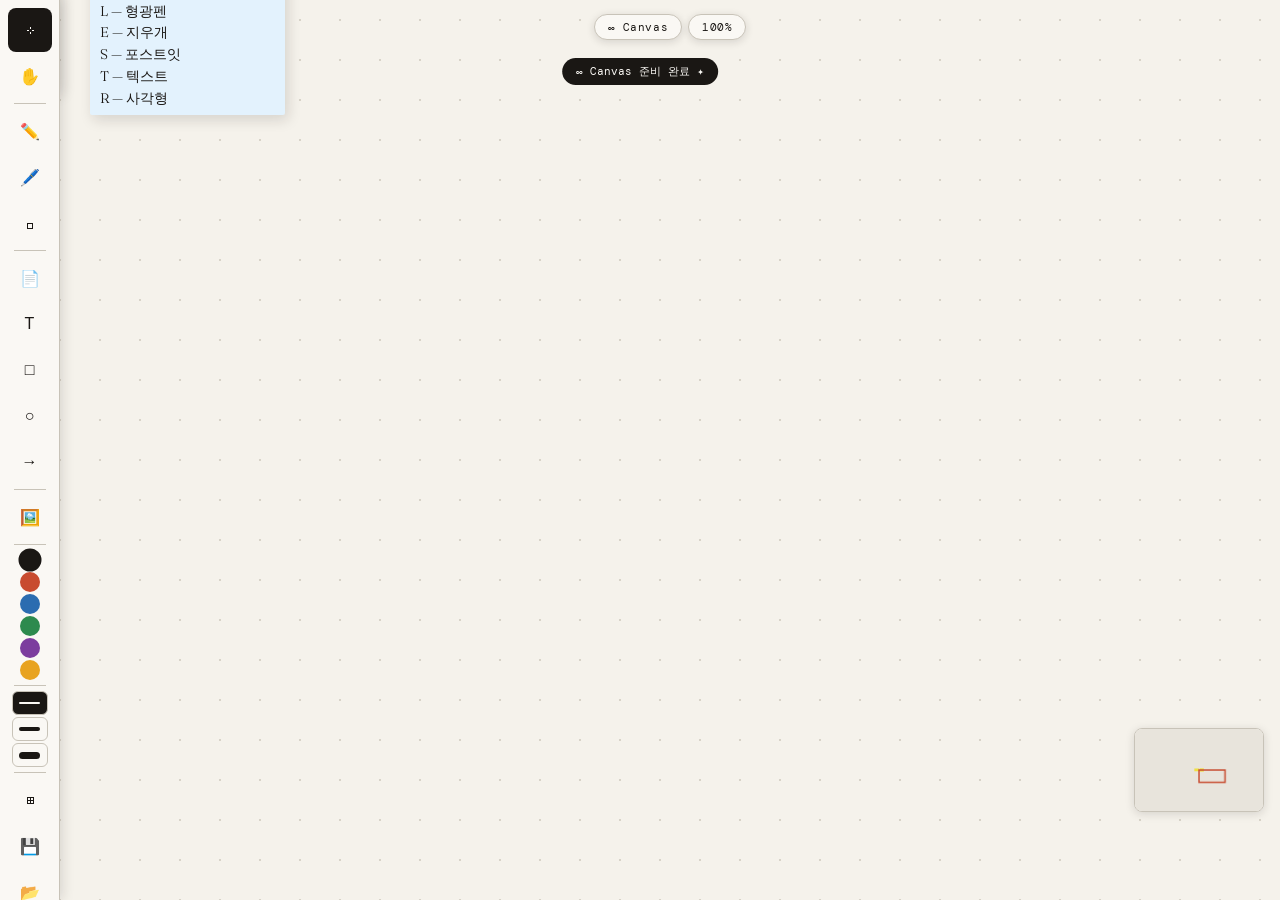
<file: whiteboard (1).html>
<!DOCTYPE html>
<html lang="ko">
<head>
<meta charset="UTF-8">
<meta name="viewport" content="width=device-width, initial-scale=1.0, viewport-fit=cover, maximum-scale=1.0">
<meta name="apple-mobile-web-app-capable" content="yes">
<meta name="apple-mobile-web-app-status-bar-style" content="default">
<meta name="theme-color" content="#f5f2eb">
<title>∞ Canvas</title>
<style>
@import url('https://fonts.googleapis.com/css2?family=DM+Mono:wght@400;500&family=Fraunces:ital,opsz,wght@0,9..144,300;1,9..144,300&display=swap');

/* ══════════════════════════════════════════
   ROOT TOKENS
══════════════════════════════════════════ */
:root {
  --bg:#f5f2eb; --grid:#d8d3c8; --ink:#1a1714;
  --panel:#faf8f4; --border:#c8c3b8; --shadow:rgba(26,23,20,0.14);
  --accent:#c84b2f; --accent2:#2b6cb0;
  /* layout sizes – overridden by JS */
  --tb-w: 60px;   /* sidebar width  (≥768px) */
  --tb-h: 60px;   /* bottom bar h   (<768px) */
  --safe-b: env(safe-area-inset-bottom, 0px);
  --safe-t: env(safe-area-inset-top,    0px);
  --safe-l: env(safe-area-inset-left,   0px);
  --safe-r: env(safe-area-inset-right,  0px);
}

/* ── Reset ── */
*{margin:0;padding:0;box-sizing:border-box;}
html,body{width:100%;height:100%;overflow:hidden;}
body{
  font-family:'DM Mono',monospace;
  background:var(--bg);
  user-select:none;-webkit-user-select:none;
  touch-action:none;
  -webkit-tap-highlight-color:transparent;
}

/* ══════════════════════════════════════════
   CANVAS LAYERS
══════════════════════════════════════════ */
#grid{
  position:fixed;inset:0;pointer-events:none;z-index:0;
  background-image:radial-gradient(circle,var(--grid) 1.5px,transparent 1.5px);
  background-size:40px 40px;
}
#viewport{position:fixed;overflow:hidden;z-index:1;}
#board{position:absolute;top:0;left:0;transform-origin:0 0;will-change:transform;}
#svg-layer{position:absolute;top:0;left:0;width:1px;height:1px;overflow:visible;pointer-events:none;}
#preview-canvas{position:fixed;pointer-events:none;z-index:500;}

/* Selection lasso */
#sel-rect{
  position:fixed;border:1.5px solid var(--accent2);
  background:rgba(43,108,176,0.08);pointer-events:none;
  display:none;z-index:600;border-radius:2px;
}
.el.lasso-hover>.el-body{outline:2px dashed var(--accent2);outline-offset:2px;}

/* ══════════════════════════════════════════
   ELEMENTS (sticky / text / image)
══════════════════════════════════════════ */
.el{position:absolute;}
.el-body{width:100%;height:100%;border-radius:2px;}
.el-handles{display:none;position:absolute;inset:-1px;pointer-events:none;}
.el.selected>.el-body{outline:2px solid var(--accent2);outline-offset:2px;}
.el.selected>.el-handles{display:block;}

.h-move{position:absolute;inset:0;cursor:move;pointer-events:all;}
.h-resize{
  position:absolute;width:12px;height:12px;
  background:white;border:2px solid var(--accent2);border-radius:2px;pointer-events:all;
}
.h-resize.nw{top:-6px;left:-6px;cursor:nw-resize;}
.h-resize.ne{top:-6px;right:-6px;cursor:ne-resize;}
.h-resize.se{bottom:-6px;right:-6px;cursor:se-resize;}
.h-resize.sw{bottom:-6px;left:-6px;cursor:sw-resize;}
.h-resize.n{top:-6px;left:calc(50% - 6px);cursor:n-resize;}
.h-resize.s{bottom:-6px;left:calc(50% - 6px);cursor:s-resize;}
.h-resize.e{top:calc(50% - 6px);right:-6px;cursor:e-resize;}
.h-resize.w{top:calc(50% - 6px);left:-6px;cursor:w-resize;}

/* Touch: bigger hit targets */
@media(pointer:coarse){
  .h-resize{width:20px;height:20px;}
  .h-resize.nw{top:-10px;left:-10px;}
  .h-resize.ne{top:-10px;right:-10px;}
  .h-resize.se{bottom:-10px;right:-10px;}
  .h-resize.sw{bottom:-10px;left:-10px;}
  .h-resize.n{top:-10px;left:calc(50% - 10px);}
  .h-resize.s{bottom:-10px;left:calc(50% - 10px);}
  .h-resize.e{top:calc(50% - 10px);right:-10px;}
  .h-resize.w{top:calc(50% - 10px);left:-10px;}
}

/* Sticky */
.sticky-body{
  padding:10px;display:flex;flex-direction:column;
  box-shadow:3px 5px 14px var(--shadow);min-width:120px;min-height:90px;
}
.sticky-bar{display:flex;justify-content:flex-end;gap:4px;margin-bottom:6px;flex-shrink:0;}
.sticky-btn{
  width:18px;height:18px;border:none;border-radius:50%;
  background:rgba(0,0,0,0.18);color:rgba(0,0,0,0.6);font-size:10px;cursor:pointer;
  display:flex;align-items:center;justify-content:center;
}
.sticky-btn:hover{opacity:.7;}
.sticky-body textarea{
  flex:1;border:none;background:transparent;resize:none;
  font-family:'Fraunces',serif;font-size:14px;font-weight:300;line-height:1.55;
  color:var(--ink);outline:none;cursor:text;min-height:60px;
}

/* Text */
.text-body{
  padding:4px 6px;min-width:60px;min-height:30px;white-space:pre-wrap;
  word-break:break-word;font-family:'Fraunces',serif;font-weight:300;
  line-height:1.4;outline:none;cursor:text;background:transparent;
}

/* Image */
.image-body{display:block;width:100%;height:100%;object-fit:contain;pointer-events:none;border-radius:1px;}

/* ══════════════════════════════════════════
   SHARED BUTTON / DOT / STROKE STYLES
══════════════════════════════════════════ */
.tbtn{
  display:flex;align-items:center;justify-content:center;
  border:none;border-radius:8px;background:transparent;
  cursor:pointer;font-size:16px;color:var(--ink);
  transition:background .12s,transform .1s;
  position:relative;flex-shrink:0;
  -webkit-tap-highlight-color:transparent;
}
.tbtn:active{transform:scale(.93);}
.tbtn.active{background:var(--ink);color:var(--panel);}

/* tooltip — desktop only */
@media(hover:hover){
  .tbtn[data-tip]:hover{background:rgba(0,0,0,0.07);transform:translateY(-1px);}
  .tbtn[data-tip]:hover::after{
    content:attr(data-tip);position:absolute;
    background:var(--ink);color:var(--panel);font-size:10px;
    padding:3px 7px;border-radius:5px;white-space:nowrap;pointer-events:none;z-index:9999;
  }
}

.cdot{
  border-radius:50%;cursor:pointer;border:2px solid transparent;
  transition:transform .1s,border-color .1s;flex-shrink:0;
}
.cdot:hover{transform:scale(1.2);}
.cdot.active{border-color:var(--ink);transform:scale(1.15);}

.sbtn{
  display:flex;align-items:center;justify-content:center;
  border:1.5px solid var(--border);border-radius:6px;
  cursor:pointer;background:transparent;transition:background .12s;flex-shrink:0;
}
.sbtn:hover{background:rgba(0,0,0,0.07);}
.sbtn.active{background:var(--ink);}
.sbtn.active .sline{background:var(--panel);}
.sline{border-radius:99px;background:var(--ink);width:60%;}

.sep{background:var(--border);flex-shrink:0;}

/* ══════════════════════════════════════════
   ★ SIDEBAR TOOLBAR  (≥ 768 px wide)
══════════════════════════════════════════ */
#toolbar{
  position:fixed;left:0;top:0;bottom:0;
  width:var(--tb-w);
  z-index:1000;
  background:var(--panel);
  border-right:1.5px solid var(--border);
  box-shadow:2px 0 12px var(--shadow);
  display:flex;flex-direction:column;align-items:center;
  padding:8px 0;
  gap:2px;
  overflow:hidden;
  /* safe area */
  padding-top:calc(8px + var(--safe-t));
  padding-bottom:calc(8px + var(--safe-b));
  padding-left:var(--safe-l);
}

/* sidebar button sizes */
#toolbar .tbtn{width:44px;height:44px;font-size:16px;}
#toolbar .tbtn[data-tip]:hover::after{left:calc(100% + 8px);top:50%;transform:translateY(-50%);}
#toolbar .cdot{width:20px;height:20px;}
#toolbar .sbtn{width:36px;height:24px;}
#toolbar .sep{width:32px;height:1px;margin:3px 0;}

/* ══════════════════════════════════════════
   ★ BOTTOM TOOLBAR  (< 768 px wide)
══════════════════════════════════════════ */
@media(max-width:767px){
  #toolbar{
    /* reset sidebar */
    left:0;right:0;bottom:0;top:auto;
    width:100%;height:auto;
    flex-direction:row;
    border-right:none;border-top:1.5px solid var(--border);
    box-shadow:0 -2px 12px var(--shadow);
    padding:6px 8px;
    padding-bottom:calc(6px + var(--safe-b));
    padding-left:calc(8px + var(--safe-l));
    padding-right:calc(8px + var(--safe-r));
    overflow-x:auto;overflow-y:hidden;
    scrollbar-width:none;
    -webkit-overflow-scrolling:touch;
    justify-content:flex-start;
    gap:3px;
  }
  #toolbar::-webkit-scrollbar{display:none;}
  #toolbar .tbtn{width:40px;height:40px;font-size:18px;flex-shrink:0;}
  #toolbar .cdot{width:22px;height:22px;flex-shrink:0;}
  #toolbar .sbtn{width:30px;height:30px;flex-shrink:0;}
  #toolbar .sep{width:1px;height:28px;margin:0 2px;}
  /* tooltip 비활성 */
  #toolbar .tbtn[data-tip]:hover::after{display:none;}
}

/* ══════════════════════════════════════════
   TOPBAR
══════════════════════════════════════════ */
#topbar{
  position:fixed;z-index:1000;
  display:flex;align-items:center;gap:6px;
  pointer-events:none;
}
#topbar>*{pointer-events:all;}

/* desktop: top-center */
#topbar{
  top:calc(14px + var(--safe-t));
  left:calc(var(--tb-w) + var(--safe-l));
  right:0;
  justify-content:center;
}
.pill{
  background:var(--panel);border:1.5px solid var(--border);border-radius:999px;
  padding:5px 13px;font-size:11px;color:var(--ink);
  box-shadow:0 2px 8px var(--shadow);letter-spacing:.05em;white-space:nowrap;
}
#zoom-pill{cursor:pointer;min-width:54px;text-align:center;}
#zoom-pill:hover{background:rgba(0,0,0,0.06);}

/* mobile: top-right corner */
@media(max-width:767px){
  #topbar{
    top:calc(10px + var(--safe-t));
    left:auto;
    right:calc(10px + var(--safe-r));
    justify-content:flex-end;
  }
  #title-pill{display:none;}
  .pill{padding:4px 10px;font-size:10px;}
}

/* ══════════════════════════════════════════
   CONTEXT MENU
══════════════════════════════════════════ */
#ctx{
  position:fixed;z-index:9999;background:var(--panel);
  border:1.5px solid var(--border);border-radius:10px;
  box-shadow:0 8px 30px var(--shadow);padding:6px;display:none;min-width:140px;
}
.citem{
  padding:9px 14px;border-radius:6px;cursor:pointer;font-size:13px;color:var(--ink);
  transition:background .1s;
}
.citem:hover,.citem:active{background:rgba(0,0,0,0.07);}
.citem.danger{color:var(--accent);}
.cdiv{height:1px;background:var(--border);margin:4px 0;}

/* ══════════════════════════════════════════
   SNACKBAR
══════════════════════════════════════════ */
#snack{
  position:fixed;left:50%;
  transform:translateX(-50%) translateY(-8px);
  background:var(--ink);color:var(--panel);
  font-size:11px;padding:6px 14px;border-radius:999px;
  opacity:0;transition:opacity .2s,transform .2s;
  z-index:9999;pointer-events:none;white-space:nowrap;
}
#snack.show{opacity:1;transform:translateX(-50%) translateY(0);}

/* desktop: below topbar */
#snack{top:58px;}
@media(max-width:767px){
  #snack{top:calc(50px + var(--safe-t));}
}

/* ══════════════════════════════════════════
   MINIMAP
══════════════════════════════════════════ */
#minimap{
  position:fixed;right:16px;
  width:130px;height:84px;
  background:var(--panel);border:1.5px solid var(--border);border-radius:8px;
  overflow:hidden;box-shadow:0 2px 10px var(--shadow);z-index:999;
  bottom:calc(var(--tb-h) + 8px);  /* updated by JS */
}
/* hide on small screens */
@media(max-width:767px){
  #minimap{display:none;}
}

/* ══════════════════════════════════════════
   CURSOR OVERRIDES
══════════════════════════════════════════ */
body[data-tool="pan"] #viewport{cursor:grab;}
body[data-tool="pan"].panning #viewport{cursor:grabbing;}
body[data-tool="pen"] #viewport,
body[data-tool="highlight"] #viewport,
body[data-tool="eraser"] #viewport,
body[data-tool="rect"] #viewport,
body[data-tool="circle"] #viewport,
body[data-tool="arrow"] #viewport{cursor:crosshair;}
body[data-tool="text"] #viewport{cursor:text;}
body[data-tool="select"] #viewport{cursor:default;}
</style>
</head>
<body data-tool="select">

<div id="grid"></div>
<canvas id="preview-canvas"></canvas>
<div id="sel-rect"></div>

<div id="topbar">
  <div class="pill" id="title-pill">∞ Canvas</div>
  <div class="pill" id="zoom-pill" onclick="resetView()">100%</div>
</div>

<div id="ctx">
  <div class="citem" onclick="ctxDo('front')">↑ 맨 앞으로</div>
  <div class="citem" onclick="ctxDo('back')">↓ 맨 뒤로</div>
  <div class="cdiv"></div>
  <div class="citem" onclick="ctxDo('dup')">⊞ 복제</div>
  <div class="cdiv"></div>
  <div class="citem danger" onclick="ctxDo('del')">✕ 삭제</div>
</div>

<div id="snack"></div>

<div id="viewport">
  <div id="board">
    <svg id="svg-layer"></svg>
  </div>
</div>

<canvas id="minimap" width="130" height="84"></canvas>

<!-- ══ TOOLBAR ══ -->
<div id="toolbar">
  <!-- 도구 선택 -->
  <button class="tbtn active" id="t-select"    data-tip="선택 (V)"    onclick="setTool('select')">⊹</button>
  <button class="tbtn"        id="t-pan"        data-tip="이동 (H)"    onclick="setTool('pan')">✋</button>
  <div class="sep"></div>
  <!-- 그리기 -->
  <button class="tbtn" id="t-pen"       data-tip="펜 (P)"       onclick="setTool('pen')">✏️</button>
  <button class="tbtn" id="t-highlight" data-tip="형광펜 (L)"    onclick="setTool('highlight')">🖊️</button>
  <button class="tbtn" id="t-eraser"    data-tip="지우개 (E)"    onclick="setTool('eraser')">◻</button>
  <div class="sep"></div>
  <!-- 요소 추가 -->
  <button class="tbtn" id="t-sticky" data-tip="포스트잇 (S)"  onclick="addSticky()">📄</button>
  <button class="tbtn" id="t-text"   data-tip="텍스트 (T)"    onclick="setTool('text')">T</button>
  <button class="tbtn" id="t-rect"   data-tip="사각형 (R)"    onclick="setTool('rect')">□</button>
  <button class="tbtn" id="t-circle" data-tip="원 (C)"        onclick="setTool('circle')">○</button>
  <button class="tbtn" id="t-arrow"  data-tip="화살표 (A)"    onclick="setTool('arrow')">→</button>
  <div class="sep"></div>
  <!-- 이미지 -->
  <button class="tbtn" data-tip="이미지" onclick="document.getElementById('img-in').click()">🖼️</button>
  <div class="sep"></div>
  <!-- 색상 -->
  <div class="cdot active" style="background:#1a1714" data-c="#1a1714" onclick="setColor(this)"></div>
  <div class="cdot" style="background:#c84b2f" data-c="#c84b2f" onclick="setColor(this)"></div>
  <div class="cdot" style="background:#2b6cb0" data-c="#2b6cb0" onclick="setColor(this)"></div>
  <div class="cdot" style="background:#2d8a4e" data-c="#2d8a4e" onclick="setColor(this)"></div>
  <div class="cdot" style="background:#7c3d9e" data-c="#7c3d9e" onclick="setColor(this)"></div>
  <div class="cdot" style="background:#e8a320" data-c="#e8a320" onclick="setColor(this)"></div>
  <div class="sep"></div>
  <!-- 선 굵기 -->
  <button class="sbtn active" data-sw="2"  onclick="setStroke(this,2)"><div class="sline" style="height:2px"></div></button>
  <button class="sbtn"        data-sw="5"  onclick="setStroke(this,5)"><div class="sline" style="height:4px"></div></button>
  <button class="sbtn"        data-sw="10" onclick="setStroke(this,10)"><div class="sline" style="height:7px"></div></button>
  <div class="sep"></div>
  <!-- 유틸 -->
  <button class="tbtn" data-tip="그리드 (G)"  onclick="toggleGrid()">⊞</button>
  <button class="tbtn" data-tip="저장 Ctrl+S" onclick="saveBoard()">💾</button>
  <button class="tbtn" data-tip="불러오기"     onclick="document.getElementById('load-in').click()">📂</button>
  <button class="tbtn" data-tip="전체 지우기"  onclick="clearAll()">🗑️</button>
</div>

<input type="file" id="img-in"  accept="image/*"       style="display:none" onchange="handleImg(event)">
<input type="file" id="load-in" accept=".canvas,.json" style="display:none" onchange="loadBoard(event)">

<script>
/* ════════════════════════════════════════════════════════
   GLOBALS
════════════════════════════════════════════════════════ */
const vp    = document.getElementById('viewport');
const board = document.getElementById('board');
const svgl  = document.getElementById('svg-layer');
const pCvs  = document.getElementById('preview-canvas');
const pCtx  = pCvs.getContext('2d');
const mmCvs = document.getElementById('minimap');
const mmCtx = mmCvs.getContext('2d');
const selRect = document.getElementById('sel-rect');

let T = {x:0, y:0, s:1};
let tool='select', color='#1a1714', sw=2;

let panning=false, panOrigin={x:0,y:0};
let drawing=false, drawPts=[], livePth=null, shapeA=null;
let dragging=null;
let resizing=null;
let selected=null;
let selectedEls=[];
let lasso=null;
let touchLasso=null;
let touchPanOrigin=null;
let ctxEl=null;
let strokes=[];
let zTop=10;
let gridOn=true;
let longPressTimer=null;

/* ════════════════════════════════════════════════════════
   RESPONSIVE LAYOUT
════════════════════════════════════════════════════════ */
const MOBILE_BP = 767; // px

function isMobile(){ return window.innerWidth <= MOBILE_BP; }

function syncLayout(){
  const tb = document.getElementById('toolbar');
  const mm = document.getElementById('minimap');
  const tbRect = tb.getBoundingClientRect();

  if(isMobile()){
    // bottom bar layout
    const tbH = tbRect.height;
    document.documentElement.style.setProperty('--tb-h', tbH+'px');
    document.documentElement.style.setProperty('--tb-w', '0px');
    // viewport: full width, shrunk from bottom
    vp.style.cssText = `top:0;left:0;right:0;bottom:${tbH}px;`;
    pCvs.style.cssText = `top:0;left:0;right:0;bottom:${tbH}px;width:${window.innerWidth}px;height:${window.innerHeight - tbH}px;`;
    pCvs.width  = window.innerWidth;
    pCvs.height = window.innerHeight - tbH;
  } else {
    // sidebar layout
    const tbW = tbRect.width;
    document.documentElement.style.setProperty('--tb-w', tbW+'px');
    document.documentElement.style.setProperty('--tb-h', '80px');
    // viewport: shrunk from left
    vp.style.cssText = `top:0;left:${tbW}px;right:0;bottom:0;`;
    pCvs.style.cssText = `top:0;left:${tbW}px;right:0;bottom:0;width:${window.innerWidth - tbW}px;height:${window.innerHeight}px;`;
    pCvs.width  = window.innerWidth - tbW;
    pCvs.height = window.innerHeight;
    // minimap position
    if(mm) mm.style.bottom = '88px';
  }
  updateGrid();
  updateMinimap();
}

window.addEventListener('resize', ()=>{ syncLayout(); });
window.addEventListener('orientationchange', ()=>setTimeout(syncLayout, 250));

/* ════════════════════════════════════════════════════════
   TRANSFORM
════════════════════════════════════════════════════════ */
function applyT(){
  board.style.transform = `translate(${T.x}px,${T.y}px) scale(${T.s})`;
  document.getElementById('zoom-pill').textContent = Math.round(T.s*100)+'%';
  updateGrid(); updateMinimap();
}
function s2b(sx,sy){ return {x:(sx-T.x)/T.s, y:(sy-T.y)/T.s}; }
function b2s(bx,by){ return {x:bx*T.s+T.x,   y:by*T.s+T.y}; }
function resetView(){ T={x:0,y:0,s:1}; applyT(); }

function updateGrid(){
  const g = document.getElementById('grid');
  if(!gridOn){ g.style.display='none'; return; }
  g.style.display='block';
  const sz = 40*T.s;
  g.style.backgroundSize = `${sz}px ${sz}px`;
  g.style.backgroundPosition = `${T.x%sz}px ${T.y%sz}px`;
}
function toggleGrid(){ gridOn=!gridOn; updateGrid(); }

/* ════════════════════════════════════════════════════════
   TOOL / COLOR / STROKE
════════════════════════════════════════════════════════ */
function setTool(t){
  tool=t;
  document.body.setAttribute('data-tool',t);
  document.querySelectorAll('.tbtn[id^="t-"]').forEach(b=>b.classList.remove('active'));
  const btn=document.getElementById('t-'+t);
  if(btn) btn.classList.add('active');
  deselectAll(); closeCtx();
}
function setColor(el){
  document.querySelectorAll('.cdot').forEach(d=>d.classList.remove('active'));
  el.classList.add('active'); color=el.dataset.c;
}
function setStroke(el,v){
  document.querySelectorAll('.sbtn').forEach(b=>b.classList.remove('active'));
  el.classList.add('active'); sw=v;
}

/* ════════════════════════════════════════════════════════
   SELECTION
════════════════════════════════════════════════════════ */
function select(el, additive=false){
  if(!additive) deselectAll();
  if(selectedEls.includes(el)) return;
  selectedEls.push(el);
  selected=el;
  el.classList.add('selected');
  el.querySelector('.el-handles').style.display='block';
}
function deselectAll(){
  selectedEls.forEach(el=>{
    el.classList.remove('selected');
    el.querySelector('.el-handles').style.display='none';
  });
  selectedEls=[]; selected=null;
}

/* ════════════════════════════════════════════════════════
   LASSO
════════════════════════════════════════════════════════ */
function showSelRect(l){
  const x=Math.min(l.x0,l.x1), y=Math.min(l.y0,l.y1);
  const w=Math.abs(l.x1-l.x0), h=Math.abs(l.y1-l.y0);
  selRect.style.cssText=`display:block;left:${x}px;top:${y}px;width:${w}px;height:${h}px;`;
}
function hideSelRect(){ selRect.style.display='none'; }
function highlightLasso(l){
  const sx=Math.min(l.x0,l.x1), sy=Math.min(l.y0,l.y1);
  const ex=Math.max(l.x0,l.x1), ey=Math.max(l.y0,l.y1);
  board.querySelectorAll('.el').forEach(el=>{
    const bx=parseFloat(el.style.left), by=parseFloat(el.style.top);
    const bw=parseFloat(el.style.width), bh=parseFloat(el.style.height);
    const s2=b2s(bx,by), se=b2s(bx+bw,by+bh);
    el.classList.toggle('lasso-hover', se.x>sx&&s2.x<ex&&se.y>sy&&s2.y<ey);
  });
}
function finalizeLasso(l){
  const sx=Math.min(l.x0,l.x1), sy=Math.min(l.y0,l.y1);
  const ex=Math.max(l.x0,l.x1), ey=Math.max(l.y0,l.y1);
  deselectAll();
  if(ex-sx<5 && ey-sy<5) return;
  board.querySelectorAll('.el').forEach(el=>{
    el.classList.remove('lasso-hover');
    const bx=parseFloat(el.style.left), by=parseFloat(el.style.top);
    const bw=parseFloat(el.style.width), bh=parseFloat(el.style.height);
    const s2=b2s(bx,by), se=b2s(bx+bw,by+bh);
    if(se.x>sx&&s2.x<ex&&se.y>sy&&s2.y<ey) select(el,true);
  });
}

/* ════════════════════════════════════════════════════════
   WHEEL ZOOM
════════════════════════════════════════════════════════ */
vp.addEventListener('wheel',e=>{
  e.preventDefault(); closeCtx();
  const f = e.deltaY<0 ? 1.09 : 0.92;
  const ns = Math.min(8, Math.max(0.08, T.s*f));
  T.x = e.clientX-(e.clientX-T.x)*(ns/T.s);
  T.y = e.clientY-(e.clientY-T.y)*(ns/T.s);
  T.s=ns; applyT();
},{passive:false});

/* ════════════════════════════════════════════════════════
   MOUSE — DOWN / MOVE / UP
════════════════════════════════════════════════════════ */
vp.addEventListener('mousedown',e=>{
  if(e.button===2) return;
  closeCtx();
  if(e.button===1 || tool==='pan'){
    panning=true;
    panOrigin={x:e.clientX-T.x, y:e.clientY-T.y};
    document.body.classList.add('panning');
    e.preventDefault(); return;
  }
  const bp=s2b(e.clientX,e.clientY);
  if(tool==='pen'||tool==='highlight'){
    drawing=true; drawPts=[bp];
    livePth=mkSvg('path');
    livePth.setAttribute('fill','none');
    livePth.setAttribute('stroke', tool==='highlight'?color+'99':color);
    livePth.setAttribute('stroke-width', tool==='highlight'?sw*4:sw);
    livePth.setAttribute('stroke-linecap','round');
    livePth.setAttribute('stroke-linejoin','round');
    svgl.appendChild(livePth); return;
  }
  if(tool==='eraser'){drawing=true; eraseAt(bp); return;}
  if(tool==='rect'||tool==='circle'||tool==='arrow'){drawing=true; shapeA=bp; return;}
  if(tool==='text'){ addText(bp); return; }
  if(tool==='select'){
    if(!e.target.closest('.el')){
      deselectAll();
      lasso={x0:e.clientX,y0:e.clientY,x1:e.clientX,y1:e.clientY};
      showSelRect(lasso);
      e.preventDefault();
    }
  }
});

window.addEventListener('mousemove',e=>{
  if(panning){ T.x=e.clientX-panOrigin.x; T.y=e.clientY-panOrigin.y; applyT(); return; }
  if(dragging){
    const bp=s2b(e.clientX,e.clientY);
    if(dragging.els){
      dragging.els.forEach(d=>{ d.el.style.left=(bp.x-d.ox)+'px'; d.el.style.top=(bp.y-d.oy)+'px'; });
    } else {
      dragging.el.style.left=(bp.x-dragging.ox)+'px';
      dragging.el.style.top =(bp.y-dragging.oy)+'px';
    }
    updateMinimap(); return;
  }
  if(resizing){ doResize(e.clientX,e.clientY); return; }
  if(lasso){ lasso.x1=e.clientX; lasso.y1=e.clientY; showSelRect(lasso); highlightLasso(lasso); return; }
  if(!drawing) return;
  const bp=s2b(e.clientX,e.clientY);
  if(tool==='pen'||tool==='highlight'){ drawPts.push(bp); if(livePth) livePth.setAttribute('d',pts2path(drawPts)); }
  if(tool==='eraser') eraseAt(bp);
  if((tool==='rect'||tool==='circle'||tool==='arrow')&&shapeA) previewShape(shapeA,bp);
});

window.addEventListener('mouseup',e=>{
  document.body.classList.remove('panning');
  if(panning){ panning=false; return; }
  if(dragging){ dragging=null; updateMinimap(); return; }
  if(resizing){ resizing=null; updateMinimap(); return; }
  if(lasso){ finalizeLasso(lasso); lasso=null; hideSelRect(); return; }
  if(!drawing) return;
  drawing=false;
  pCtx.clearRect(0,0,pCvs.width,pCvs.height);
  if(tool==='pen'||tool==='highlight'){
    if(drawPts.length>1){
      const col=tool==='highlight'?color+'99':color;
      const lw=tool==='highlight'?sw*4:sw;
      const attrs={d:pts2path(drawPts),stroke:col,'stroke-width':lw,fill:'none','stroke-linecap':'round','stroke-linejoin':'round'};
      livePth && setAttrs(livePth,attrs);
      strokes.push({kind:'path',attrs,svgEl:livePth});
    } else { livePth && svgl.removeChild(livePth); }
    livePth=null; drawPts=[];
  }
  if((tool==='rect'||tool==='circle'||tool==='arrow')&&shapeA){
    const bp=s2b(e.clientX,e.clientY);
    if(Math.abs(bp.x-shapeA.x)>4||Math.abs(bp.y-shapeA.y)>4) finalizeShape(shapeA,bp);
    shapeA=null;
  }
});

/* ════════════════════════════════════════════════════════
   CONTEXT MENU
════════════════════════════════════════════════════════ */
vp.addEventListener('contextmenu',e=>{
  e.preventDefault();
  const el=e.target.closest('.el');
  if(el) showCtxMenu(el, e.clientX, e.clientY);
});
document.addEventListener('click',()=>closeCtx());
function showCtxMenu(el,cx,cy){
  ctxEl=el;
  const m=document.getElementById('ctx');
  const mw=150, mh=160;
  let lx=cx, ly=cy;
  if(lx+mw>innerWidth)  lx=innerWidth-mw-8;
  if(ly+mh>innerHeight) ly=cy-mh-8;
  m.style.left=lx+'px'; m.style.top=ly+'px'; m.style.display='block';
}
function closeCtx(){ document.getElementById('ctx').style.display='none'; }
function ctxDo(a){
  if(!ctxEl) return; closeCtx();
  if(a==='del'){
    const targets=selectedEls.length>0?[...selectedEls]:[ctxEl];
    targets.forEach(e=>e.remove());
    selectedEls=[]; selected=null; updateMinimap();
  }
  if(a==='dup') duplicateEl(ctxEl);
  if(a==='front') ctxEl.style.zIndex=++zTop;
  if(a==='back')  ctxEl.style.zIndex=1;
}

/* ════════════════════════════════════════════════════════
   LONG-PRESS (mobile context menu)
════════════════════════════════════════════════════════ */
function startLongPress(target,cx,cy){
  longPressTimer=setTimeout(()=>{
    const el=target.closest('.el');
    if(el) showCtxMenu(el, cx, cy);
  },500);
}
function cancelLongPress(){ clearTimeout(longPressTimer); longPressTimer=null; }

/* ════════════════════════════════════════════════════════
   SVG HELPERS
════════════════════════════════════════════════════════ */
function mkSvg(tag){ return document.createElementNS('http://www.w3.org/2000/svg',tag); }
function setAttrs(el,attrs){ for(const[k,v] of Object.entries(attrs)) el.setAttribute(k,v); }
function pts2path(pts){
  if(pts.length<2) return '';
  let d=`M${pts[0].x},${pts[0].y}`;
  for(let i=1;i<pts.length;i++){
    const p=pts[i-1],c=pts[i];
    d+=` Q${p.x},${p.y} ${(p.x+c.x)/2},${(p.y+c.y)/2}`;
  }
  return d;
}

function previewShape(a,b){
  pCtx.clearRect(0,0,pCvs.width,pCvs.height);
  // offset for sidebar
  const offX = isMobile() ? 0 : parseFloat(getComputedStyle(document.documentElement).getPropertyValue('--tb-w'))||0;
  const sa=b2s(a.x,a.y), sb=b2s(b.x,b.y);
  // convert board→screen
  const toS = (bx,by)=>({ x:bx*T.s+T.x-offX, y:by*T.s+T.y });
  const ssa=toS(a.x,a.y), ssb=toS(b.x,b.y);
  pCtx.save();
  pCtx.strokeStyle=color; pCtx.lineWidth=sw*T.s; pCtx.lineCap='round'; pCtx.lineJoin='round';
  if(tool==='rect') pCtx.strokeRect(ssa.x,ssa.y,ssb.x-ssa.x,ssb.y-ssa.y);
  if(tool==='circle'){
    const rx=(ssb.x-ssa.x)/2,ry=(ssb.y-ssa.y)/2;
    pCtx.beginPath(); pCtx.ellipse(ssa.x+rx,ssa.y+ry,Math.abs(rx),Math.abs(ry),0,0,Math.PI*2); pCtx.stroke();
  }
  if(tool==='arrow'){
    pCtx.beginPath(); pCtx.moveTo(ssa.x,ssa.y); pCtx.lineTo(ssb.x,ssb.y); pCtx.stroke();
    const ang=Math.atan2(ssb.y-ssa.y,ssb.x-ssa.x), hl=(12+sw*2)*T.s;
    pCtx.beginPath();
    pCtx.moveTo(ssb.x,ssb.y); pCtx.lineTo(ssb.x-hl*Math.cos(ang-.45),ssb.y-hl*Math.sin(ang-.45));
    pCtx.moveTo(ssb.x,ssb.y); pCtx.lineTo(ssb.x-hl*Math.cos(ang+.45),ssb.y-hl*Math.sin(ang+.45));
    pCtx.stroke();
  }
  pCtx.restore();
}

function finalizeShape(a,b){
  if(tool==='rect'){
    const x=Math.min(a.x,b.x),y=Math.min(a.y,b.y),w=Math.abs(b.x-a.x),h=Math.abs(b.y-a.y);
    const el=mkSvg('rect');
    const attrs={x,y,width:w,height:h,fill:'none',stroke:color,'stroke-width':sw,'stroke-linecap':'round'};
    setAttrs(el,attrs); svgl.appendChild(el); strokes.push({kind:'rect',attrs,svgEl:el});
  }
  if(tool==='circle'){
    const cx=(a.x+b.x)/2,cy=(a.y+b.y)/2,rx=Math.abs(b.x-a.x)/2,ry=Math.abs(b.y-a.y)/2;
    const el=mkSvg('ellipse');
    const attrs={cx,cy,rx,ry,fill:'none',stroke:color,'stroke-width':sw};
    setAttrs(el,attrs); svgl.appendChild(el); strokes.push({kind:'ellipse',attrs,svgEl:el});
  }
  if(tool==='arrow'){
    const g=mkSvg('g'), line=mkSvg('line');
    setAttrs(line,{x1:a.x,y1:a.y,x2:b.x,y2:b.y,stroke:color,'stroke-width':sw,'stroke-linecap':'round'});
    const ang=Math.atan2(b.y-a.y,b.x-a.x),hl=12+sw*2;
    const d=`M${b.x},${b.y} L${b.x-hl*Math.cos(ang-.45)},${b.y-hl*Math.sin(ang-.45)} M${b.x},${b.y} L${b.x-hl*Math.cos(ang+.45)},${b.y-hl*Math.sin(ang+.45)}`;
    const path=mkSvg('path');
    setAttrs(path,{d,stroke:color,'stroke-width':sw,'stroke-linecap':'round',fill:'none'});
    g.appendChild(line); g.appendChild(path); svgl.appendChild(g);
    strokes.push({kind:'arrow',svgEl:g,attrs:{x1:a.x,y1:a.y,x2:b.x,y2:b.y,stroke:color,'stroke-width':sw,hl,d}});
  }
  updateMinimap();
}

/* ════════════════════════════════════════════════════════
   ERASER
════════════════════════════════════════════════════════ */
function eraseAt(bp){
  const r=18/T.s;
  for(let i=strokes.length-1;i>=0;i--){
    try{
      const bb=strokes[i].svgEl.getBBox();
      if(bp.x>=bb.x-r&&bp.x<=bb.x+bb.width+r&&bp.y>=bb.y-r&&bp.y<=bb.y+bb.height+r){
        svgl.removeChild(strokes[i].svgEl); strokes.splice(i,1);
      }
    }catch(e){}
  }
}

/* ════════════════════════════════════════════════════════
   ELEMENT SYSTEM
════════════════════════════════════════════════════════ */
function makeEl(x,y,w,h){
  const el=document.createElement('div');
  el.className='el';
  el.style.cssText=`left:${x}px;top:${y}px;width:${w}px;height:${h}px;z-index:${++zTop};`;
  return el;
}

function addHandles(el){
  const hc=document.createElement('div');
  hc.className='el-handles';

  const mv=document.createElement('div'); mv.className='h-move';
  function startMove(cx,cy){
    if(tool!=='select') return;
    if(!selectedEls.includes(el)){ deselectAll(); select(el); }
    el.style.zIndex=++zTop;
    const bp=s2b(cx,cy);
    if(selectedEls.length>1){
      dragging={els:selectedEls.map(e2=>({el:e2,ox:bp.x-parseFloat(e2.style.left),oy:bp.y-parseFloat(e2.style.top)}))};
    } else {
      dragging={el,ox:bp.x-parseFloat(el.style.left),oy:bp.y-parseFloat(el.style.top)};
    }
  }
  mv.addEventListener('mousedown',e=>{ if(e.button!==0) return; e.stopPropagation(); e.preventDefault(); startMove(e.clientX,e.clientY); });
  mv.addEventListener('touchstart',e=>{ if(e.touches.length!==1) return; e.stopPropagation(); e.preventDefault(); startMove(e.touches[0].clientX,e.touches[0].clientY); cancelLongPress(); },{passive:false});
  hc.appendChild(mv);

  ['nw','n','ne','e','se','s','sw','w'].forEach(dir=>{
    const rh=document.createElement('div'); rh.className=`h-resize ${dir}`;
    function startResize(cx,cy){
      const r0={x:parseFloat(el.style.left),y:parseFloat(el.style.top),w:parseFloat(el.style.width),h:parseFloat(el.style.height)};
      resizing={el,dir,r0,m0:s2b(cx,cy)};
    }
    rh.addEventListener('mousedown',e=>{ e.stopPropagation(); e.preventDefault(); startResize(e.clientX,e.clientY); });
    rh.addEventListener('touchstart',e=>{ if(e.touches.length!==1) return; e.stopPropagation(); e.preventDefault(); startResize(e.touches[0].clientX,e.touches[0].clientY); },{passive:false});
    hc.appendChild(rh);
  });
  el.appendChild(hc);
}

function doResize(cx,cy){
  if(!resizing) return;
  const {el,dir,r0,m0}=resizing;
  const cur=s2b(cx,cy), dx=cur.x-m0.x, dy=cur.y-m0.y;
  let {x,y,w,h}=r0;
  const MW=60,MH=40;
  if(dir.includes('e')){w=Math.max(MW,r0.w+dx);}
  if(dir.includes('s')){h=Math.max(MH,r0.h+dy);}
  if(dir.includes('w')){ const nw=Math.max(MW,r0.w-dx); x=r0.x+r0.w-nw; w=nw; }
  if(dir.includes('n')){ const nh=Math.max(MH,r0.h-dy); y=r0.y+r0.h-nh; h=nh; }
  el.style.left=x+'px'; el.style.top=y+'px'; el.style.width=w+'px'; el.style.height=h+'px';
}

function attachSelectClick(el){
  el.addEventListener('mousedown',e=>{
    if(tool!=='select') return;
    e.stopPropagation();
    const add=e.shiftKey||e.metaKey||e.ctrlKey;
    if(!add && !selectedEls.includes(el)) deselectAll();
    select(el, add || selectedEls.includes(el));
    el.style.zIndex=++zTop;
    const bp=s2b(e.clientX,e.clientY);
    if(selectedEls.length>1){
      dragging={els:selectedEls.map(e2=>({el:e2,ox:bp.x-parseFloat(e2.style.left),oy:bp.y-parseFloat(e2.style.top)}))};
    } else {
      dragging={el,ox:bp.x-parseFloat(el.style.left),oy:bp.y-parseFloat(el.style.top)};
    }
    e.preventDefault();
  });
  el.addEventListener('touchstart',e=>{
    if(tool!=='select'||e.touches.length!==1) return;
    e.stopPropagation();
    const t=e.touches[0];
    startLongPress(e.target, t.clientX, t.clientY);
    if(!selectedEls.includes(el)) deselectAll();
    select(el,false);
    el.style.zIndex=++zTop;
    const bp=s2b(t.clientX,t.clientY);
    if(selectedEls.length>1){
      dragging={els:selectedEls.map(e2=>({el:e2,ox:bp.x-parseFloat(e2.style.left),oy:bp.y-parseFloat(e2.style.top)}))};
    } else {
      dragging={el,ox:bp.x-parseFloat(el.style.left),oy:bp.y-parseFloat(el.style.top)};
    }
    e.preventDefault();
  },{passive:false});
}

/* ════════════════════════════════════════════════════════
   TOUCH EVENTS (global — pan / draw / lasso)
════════════════════════════════════════════════════════ */
vp.addEventListener('touchstart',e=>{
  cancelLongPress();
  if(e.touches.length===2) return; // pinch handled separately
  if(e.touches.length!==1) return;
  const t=e.touches[0];
  closeCtx();

  if(tool==='pan'){
    touchPanOrigin={x:t.clientX-T.x, y:t.clientY-T.y};
    document.body.classList.add('panning');
    e.preventDefault(); return;
  }
  const bp=s2b(t.clientX,t.clientY);
  if(tool==='pen'||tool==='highlight'){
    drawing=true; drawPts=[bp];
    livePth=mkSvg('path');
    livePth.setAttribute('fill','none');
    livePth.setAttribute('stroke',tool==='highlight'?color+'99':color);
    livePth.setAttribute('stroke-width',tool==='highlight'?sw*4:sw);
    livePth.setAttribute('stroke-linecap','round');
    livePth.setAttribute('stroke-linejoin','round');
    svgl.appendChild(livePth); e.preventDefault(); return;
  }
  if(tool==='eraser'){ drawing=true; eraseAt(bp); e.preventDefault(); return; }
  if(tool==='rect'||tool==='circle'||tool==='arrow'){ drawing=true; shapeA=bp; e.preventDefault(); return; }
  if(tool==='text'){ addText(bp); e.preventDefault(); return; }
  if(tool==='select'){
    if(!e.target.closest('.el')){
      deselectAll();
      touchLasso={x0:t.clientX,y0:t.clientY,x1:t.clientX,y1:t.clientY};
      startLongPress(e.target, t.clientX, t.clientY);
      showSelRect(touchLasso);
      e.preventDefault();
    }
  }
},{passive:false});

window.addEventListener('touchmove',e=>{
  if(e.touches.length===2) return;
  if(e.touches.length!==1) return;
  cancelLongPress();
  const t=e.touches[0];
  if(touchPanOrigin){ T.x=t.clientX-touchPanOrigin.x; T.y=t.clientY-touchPanOrigin.y; applyT(); e.preventDefault(); return; }
  if(dragging){
    const bp=s2b(t.clientX,t.clientY);
    if(dragging.els){ dragging.els.forEach(d=>{ d.el.style.left=(bp.x-d.ox)+'px'; d.el.style.top=(bp.y-d.oy)+'px'; }); }
    else { dragging.el.style.left=(bp.x-dragging.ox)+'px'; dragging.el.style.top=(bp.y-dragging.oy)+'px'; }
    updateMinimap(); e.preventDefault(); return;
  }
  if(resizing){ doResize(t.clientX,t.clientY); updateMinimap(); e.preventDefault(); return; }
  if(touchLasso){ touchLasso.x1=t.clientX; touchLasso.y1=t.clientY; showSelRect(touchLasso); highlightLasso(touchLasso); e.preventDefault(); return; }
  if(!drawing) return;
  e.preventDefault();
  const bp=s2b(t.clientX,t.clientY);
  if(tool==='pen'||tool==='highlight'){ drawPts.push(bp); if(livePth) livePth.setAttribute('d',pts2path(drawPts)); }
  if(tool==='eraser') eraseAt(bp);
  if((tool==='rect'||tool==='circle'||tool==='arrow')&&shapeA) previewShape(shapeA,bp);
},{passive:false});

window.addEventListener('touchend',e=>{
  cancelLongPress();
  document.body.classList.remove('panning');
  if(touchPanOrigin){ touchPanOrigin=null; return; }
  if(dragging){ dragging=null; updateMinimap(); return; }
  if(resizing){ resizing=null; updateMinimap(); return; }
  if(touchLasso){ finalizeLasso(touchLasso); touchLasso=null; hideSelRect(); return; }
  if(!drawing) return;
  drawing=false;
  pCtx.clearRect(0,0,pCvs.width,pCvs.height);
  const lastT=e.changedTouches[0];
  if(tool==='pen'||tool==='highlight'){
    if(drawPts.length>1){
      const col=tool==='highlight'?color+'99':color, lw=tool==='highlight'?sw*4:sw;
      const attrs={d:pts2path(drawPts),stroke:col,'stroke-width':lw,fill:'none','stroke-linecap':'round','stroke-linejoin':'round'};
      livePth && setAttrs(livePth,attrs);
      strokes.push({kind:'path',attrs,svgEl:livePth});
    } else { livePth && svgl.removeChild(livePth); }
    livePth=null; drawPts=[];
  }
  if((tool==='rect'||tool==='circle'||tool==='arrow')&&shapeA){
    const bp=s2b(lastT.clientX,lastT.clientY);
    if(Math.abs(bp.x-shapeA.x)>4||Math.abs(bp.y-shapeA.y)>4) finalizeShape(shapeA,bp);
    shapeA=null;
  }
});

/* ════════════════════════════════════════════════════════
   PINCH ZOOM
════════════════════════════════════════════════════════ */
let ltDist=null;
vp.addEventListener('touchstart',e=>{
  if(e.touches.length===2)
    ltDist=Math.hypot(e.touches[0].clientX-e.touches[1].clientX,e.touches[0].clientY-e.touches[1].clientY);
},{passive:true});
vp.addEventListener('touchmove',e=>{
  if(e.touches.length===2){
    e.preventDefault();
    const d=Math.hypot(e.touches[0].clientX-e.touches[1].clientX,e.touches[0].clientY-e.touches[1].clientY);
    if(ltDist){
      const ns=Math.min(8,Math.max(0.08,T.s*(d/ltDist)));
      const mx=(e.touches[0].clientX+e.touches[1].clientX)/2;
      const my=(e.touches[0].clientY+e.touches[1].clientY)/2;
      T.x=mx-(mx-T.x)*(ns/T.s); T.y=my-(my-T.y)*(ns/T.s); T.s=ns; applyT();
    }
    ltDist=d;
  }
},{passive:false});

/* ════════════════════════════════════════════════════════
   STICKY
════════════════════════════════════════════════════════ */
const SC=['#fff9c4','#fce4ec','#e3f2fd','#e8f5e9','#f3e5f5','#fff3e0'];
let sci=0;
function addSticky(opts={}){
  const c=s2b(vp.offsetWidth/2,vp.offsetHeight/2);
  const x=opts.x??c.x-100, y=opts.y??c.y-80;
  const w=opts.w??200, h=opts.h??170;
  const bg=opts.bg??SC[sci++%SC.length];
  const el=makeEl(x,y,w,h);
  el.dataset.kind='sticky';
  const body=document.createElement('div');
  body.className='el-body sticky-body';
  body.style.background=bg;
  body.innerHTML=`<div class="sticky-bar">
    <button class="sticky-btn" onclick="cycleStickyBg(this.closest('.el'))">◐</button>
    <button class="sticky-btn" onclick="this.closest('.el').remove();updateMinimap()">✕</button>
  </div><textarea placeholder="메모...">${opts.text??''}</textarea>`;
  const ta=body.querySelector('textarea');
  ta.addEventListener('mousedown',e=>e.stopPropagation());
  ta.addEventListener('touchstart',e=>e.stopPropagation(),{passive:true});
  el.appendChild(body);
  addHandles(el); attachSelectClick(el);
  board.appendChild(el);
  if(!opts.x) setTimeout(()=>ta.focus(),50);
  updateMinimap(); return el;
}
function cycleStickyBg(el){
  const b=el.querySelector('.sticky-body');
  b.style.background=SC[(SC.indexOf(b.style.background)+1)%SC.length];
}

/* ════════════════════════════════════════════════════════
   TEXT
════════════════════════════════════════════════════════ */
function addText(bp,opts={}){
  const x=opts.x??bp.x, y=opts.y??bp.y;
  const el=makeEl(x,y,opts.w??200,opts.h??50);
  el.dataset.kind='text';
  const body=document.createElement('div');
  body.className='el-body text-body';
  body.contentEditable=true; body.spellcheck=false;
  body.style.color=opts.color??color;
  body.style.fontSize=(opts.fontSize??Math.max(12,Math.round(22/T.s)))+'px';
  body.textContent=opts.text??'';
  body.addEventListener('mousedown',e=>e.stopPropagation());
  body.addEventListener('touchstart',e=>e.stopPropagation(),{passive:true});
  body.addEventListener('blur',()=>{ if(!body.textContent.trim()&&!opts.text){el.remove();return;} updateMinimap(); });
  el.appendChild(body);
  addHandles(el); attachSelectClick(el);
  board.appendChild(el);
  setTimeout(()=>{ body.focus(); placeCursorAtEnd(body); setTool('select'); },50);
  updateMinimap(); return el;
}
function placeCursorAtEnd(el){
  const r=document.createRange(); r.selectNodeContents(el); r.collapse(false);
  const s=window.getSelection(); s.removeAllRanges(); s.addRange(r);
}

/* ════════════════════════════════════════════════════════
   IMAGE
════════════════════════════════════════════════════════ */
function addImage(src,opts={}){
  const c=s2b(vp.offsetWidth/2,vp.offsetHeight/2);
  const el=makeEl(opts.x??c.x-150, opts.y??c.y-100, opts.w??320, opts.h??240);
  el.dataset.kind='image';
  const img=document.createElement('img');
  img.className='el-body image-body'; img.src=src;
  el.appendChild(img);
  addHandles(el); attachSelectClick(el);
  board.appendChild(el); updateMinimap(); return el;
}
function handleImg(evt){
  const f=evt.target.files[0]; if(!f) return;
  const r=new FileReader();
  r.onload=e=>{ addImage(e.target.result); showSnack('이미지 추가됨'); };
  r.readAsDataURL(f); evt.target.value='';
}

/* ════════════════════════════════════════════════════════
   DUPLICATE
════════════════════════════════════════════════════════ */
function duplicateEl(el){
  const kind=el.dataset.kind;
  const x=parseFloat(el.style.left)+20, y=parseFloat(el.style.top)+20;
  const w=parseFloat(el.style.width), h=parseFloat(el.style.height);
  if(kind==='sticky'){ addSticky({x,y,w,h,bg:el.querySelector('.sticky-body').style.background,text:el.querySelector('textarea').value}); }
  else if(kind==='text'){ const b=el.querySelector('.text-body'); addText({},{x,y,w,h,text:b.textContent,color:b.style.color,fontSize:parseFloat(b.style.fontSize)}); }
  else if(kind==='image'){ addImage(el.querySelector('img').src,{x,y,w,h}); }
  updateMinimap();
}

/* ════════════════════════════════════════════════════════
   KEYBOARD
════════════════════════════════════════════════════════ */
document.addEventListener('keydown',e=>{
  const ae=document.activeElement;
  if(ae?.tagName==='TEXTAREA'||ae?.isContentEditable) return;
  const map={v:'select',h:'pan',p:'pen',l:'highlight',e:'eraser',r:'rect',c:'circle',a:'arrow',t:'text'};
  if(map[e.key]){ setTool(map[e.key]); return; }
  if(e.key==='s'&&!e.ctrlKey&&!e.metaKey){ addSticky(); return; }
  if((e.ctrlKey||e.metaKey)&&e.key==='s'){ e.preventDefault(); saveBoard(); return; }
  if((e.ctrlKey||e.metaKey)&&e.key==='d'){ e.preventDefault(); (selectedEls.length?[...selectedEls]:(selected?[selected]:[])).forEach(duplicateEl); return; }
  if(e.key==='Delete'||e.key==='Backspace'){ (selectedEls.length?[...selectedEls]:(selected?[selected]:[])).forEach(el=>el.remove()); selectedEls=[]; selected=null; updateMinimap(); return; }
  if((e.ctrlKey||e.metaKey)&&e.key==='a'){ e.preventDefault(); deselectAll(); board.querySelectorAll('.el').forEach(el=>select(el,true)); return; }
  if(e.key==='Escape'){ deselectAll(); return; }
  if(e.key==='='||e.key==='+'){ T.s=Math.min(8,T.s*1.1); applyT(); }
  if(e.key==='-'){ T.s=Math.max(0.08,T.s*0.9); applyT(); }
  if(e.key==='0') resetView();
  if(e.key==='g') toggleGrid();
});

/* ════════════════════════════════════════════════════════
   MINIMAP
════════════════════════════════════════════════════════ */
function updateMinimap(){
  if(isMobile()) return;
  mmCtx.clearRect(0,0,130,84);
  mmCtx.fillStyle='#e8e4dc'; mmCtx.fillRect(0,0,130,84);
  const W=6000,H=6000,ox=W/2,oy=H/2,sx=130/W,sy=84/H;
  board.querySelectorAll('.el').forEach(el=>{
    const x=parseFloat(el.style.left)||0, y=parseFloat(el.style.top)||0;
    const w=parseFloat(el.style.width)||60, h=parseFloat(el.style.height)||40;
    const k=el.dataset.kind;
    mmCtx.fillStyle=k==='sticky'?'#f0e040':k==='image'?'#aac4ee':'#b0c4b0';
    mmCtx.fillRect((x+ox)*sx,(y+oy)*sy,w*sx,h*sy);
  });
  const vpW=vp.offsetWidth/T.s, vpH=vp.offsetHeight/T.s;
  const vpX=-T.x/T.s, vpY=-T.y/T.s;
  mmCtx.strokeStyle='#c84b2f'; mmCtx.lineWidth=1.5;
  mmCtx.strokeRect((vpX+ox)*sx,(vpY+oy)*sy,vpW*sx,vpH*sy);
}

/* ════════════════════════════════════════════════════════
   PASTE
════════════════════════════════════════════════════════ */
document.addEventListener('paste',e=>{
  const items=e.clipboardData?.items; if(!items) return;
  for(const item of items){
    if(item.type.startsWith('image/')){
      const r=new FileReader();
      r.onload=ev=>{ addImage(ev.target.result); showSnack('이미지 붙여넣기 완료'); };
      r.readAsDataURL(item.getAsFile());
    }
  }
});

/* ════════════════════════════════════════════════════════
   SAVE / LOAD
════════════════════════════════════════════════════════ */
function getStrokeAttrs(s){
  const a={};
  const keys=['d','stroke','stroke-width','fill','x','y','width','height','cx','cy','rx','ry','x1','y1','x2','y2','stroke-linecap','stroke-linejoin'];
  if(s.svgEl.getAttribute) keys.forEach(k=>{const v=s.svgEl.getAttribute(k);if(v!=null)a[k]=v;});
  if(s.kind==='arrow'){
    const ln=s.svgEl.querySelector('line'), pt=s.svgEl.querySelector('path');
    if(ln){a.x1=ln.getAttribute('x1');a.y1=ln.getAttribute('y1');a.x2=ln.getAttribute('x2');a.y2=ln.getAttribute('y2');a.stroke=ln.getAttribute('stroke');a['stroke-width']=ln.getAttribute('stroke-width');}
    if(pt) a.d=pt.getAttribute('d');
  }
  return a;
}
function saveBoard(){
  const data={version:3,transform:T,strokes:strokes.map(s=>({kind:s.kind,attrs:getStrokeAttrs(s)})),elements:[]};
  board.querySelectorAll('.el').forEach(el=>{
    const kind=el.dataset.kind;
    const rec={kind,x:parseFloat(el.style.left),y:parseFloat(el.style.top),w:parseFloat(el.style.width),h:parseFloat(el.style.height),z:parseInt(el.style.zIndex)||10};
    if(kind==='sticky'){rec.bg=el.querySelector('.sticky-body').style.background;rec.text=el.querySelector('textarea').value;}
    else if(kind==='text'){const b=el.querySelector('.text-body');rec.text=b.textContent;rec.color=b.style.color;rec.fontSize=parseFloat(b.style.fontSize);}
    else if(kind==='image') rec.src=el.querySelector('img').src;
    data.elements.push(rec);
  });
  const blob=new Blob([JSON.stringify(data,null,2)],{type:'application/json'});
  const url=URL.createObjectURL(blob);
  const a=document.createElement('a'); a.href=url; a.download='canvas-'+new Date().toISOString().slice(0,10)+'.canvas'; a.click(); URL.revokeObjectURL(url);
  showSnack('💾 저장 완료!');
}
function loadBoard(evt){
  const f=evt.target.files[0]; if(!f) return;
  const r=new FileReader();
  r.onload=e=>{ try{restoreBoard(JSON.parse(e.target.result));showSnack('📂 불러오기 완료!');}catch(err){showSnack('❌ 파일을 읽을 수 없습니다');} };
  r.readAsText(f); evt.target.value='';
}
function restoreBoard(data){
  board.querySelectorAll('.el').forEach(e=>e.remove());
  strokes.forEach(s=>{try{svgl.removeChild(s.svgEl);}catch(e){}});
  strokes=[]; selected=null; selectedEls=[]; dragging=null; resizing=null;
  pCtx.clearRect(0,0,pCvs.width,pCvs.height);
  if(data.transform){T=data.transform;applyT();}
  (data.strokes||[]).forEach(s=>{
    const{kind,attrs}=s;
    if(kind==='path'){ const el=mkSvg('path'); setAttrs(el,attrs); svgl.appendChild(el); strokes.push({kind,attrs,svgEl:el}); }
    else if(kind==='rect'){ const el=mkSvg('rect'); setAttrs(el,attrs); svgl.appendChild(el); strokes.push({kind,attrs,svgEl:el}); }
    else if(kind==='ellipse'){ const el=mkSvg('ellipse'); setAttrs(el,attrs); svgl.appendChild(el); strokes.push({kind,attrs,svgEl:el}); }
    else if(kind==='arrow'){
      const g=mkSvg('g'),ln=mkSvg('line'); setAttrs(ln,{x1:attrs.x1,y1:attrs.y1,x2:attrs.x2,y2:attrs.y2,stroke:attrs.stroke,'stroke-width':attrs['stroke-width'],'stroke-linecap':'round'});
      const pt=mkSvg('path'); setAttrs(pt,{d:attrs.d,stroke:attrs.stroke,'stroke-width':attrs['stroke-width'],'stroke-linecap':'round',fill:'none'});
      g.appendChild(ln); g.appendChild(pt); svgl.appendChild(g); strokes.push({kind,attrs,svgEl:g});
    }
  });
  (data.elements||[]).forEach(d=>{
    let el;
    if(d.kind==='sticky') el=addSticky({x:d.x,y:d.y,w:d.w,h:d.h,bg:d.bg,text:d.text});
    else if(d.kind==='text') el=addText({},{x:d.x,y:d.y,w:d.w,h:d.h,text:d.text,color:d.color,fontSize:d.fontSize});
    else if(d.kind==='image') el=addImage(d.src,{x:d.x,y:d.y,w:d.w,h:d.h});
    if(el&&d.z) el.style.zIndex=d.z;
  });
  updateMinimap();
}

/* ════════════════════════════════════════════════════════
   SNACK
════════════════════════════════════════════════════════ */
let snackT;
function showSnack(msg){
  const s=document.getElementById('snack');
  s.textContent=msg; s.classList.add('show');
  clearTimeout(snackT); snackT=setTimeout(()=>s.classList.remove('show'),2200);
}

/* ════════════════════════════════════════════════════════
   CLEAR
════════════════════════════════════════════════════════ */
function clearAll(){
  if(!confirm('모든 내용을 삭제할까요?')) return;
  board.querySelectorAll('.el').forEach(e=>e.remove());
  strokes.forEach(s=>{try{svgl.removeChild(s.svgEl);}catch(e){}});
  strokes=[]; selected=null; selectedEls=[];
  pCtx.clearRect(0,0,pCvs.width,pCvs.height);
  updateMinimap(); showSnack('보드 초기화 완료');
}

/* ════════════════════════════════════════════════════════
   INIT
════════════════════════════════════════════════════════ */
// First sync (before adding demo content so positions are correct)
syncLayout();
applyT();

// Demo stickies
addSticky({x:-220,y:-110,bg:'#fff9c4',w:220,h:200,
  text:'∞ Canvas\n\n마우스 휠/핀치 → 줌\n✋ 이동 툴로 캔버스 이동\n빈 곳 드래그 → 범위 선택\nCtrl+S → 저장'});
addSticky({x:30,y:-120,bg:'#e3f2fd',w:195,h:235,
  text:'단축키\nV — 선택\nH — 이동\nP — 펜\nL — 형광펜\nE — 지우개\nS — 포스트잇\nT — 텍스트\nR — 사각형\nC — 원\nA — 화살표\nDel — 삭제\nCtrl+A — 전체선택\nCtrl+D — 복제\nEsc — 해제\nG — 그리드'});

showSnack('∞ Canvas 준비 완료 ✦');
</script>
</body>
</html>
</file>
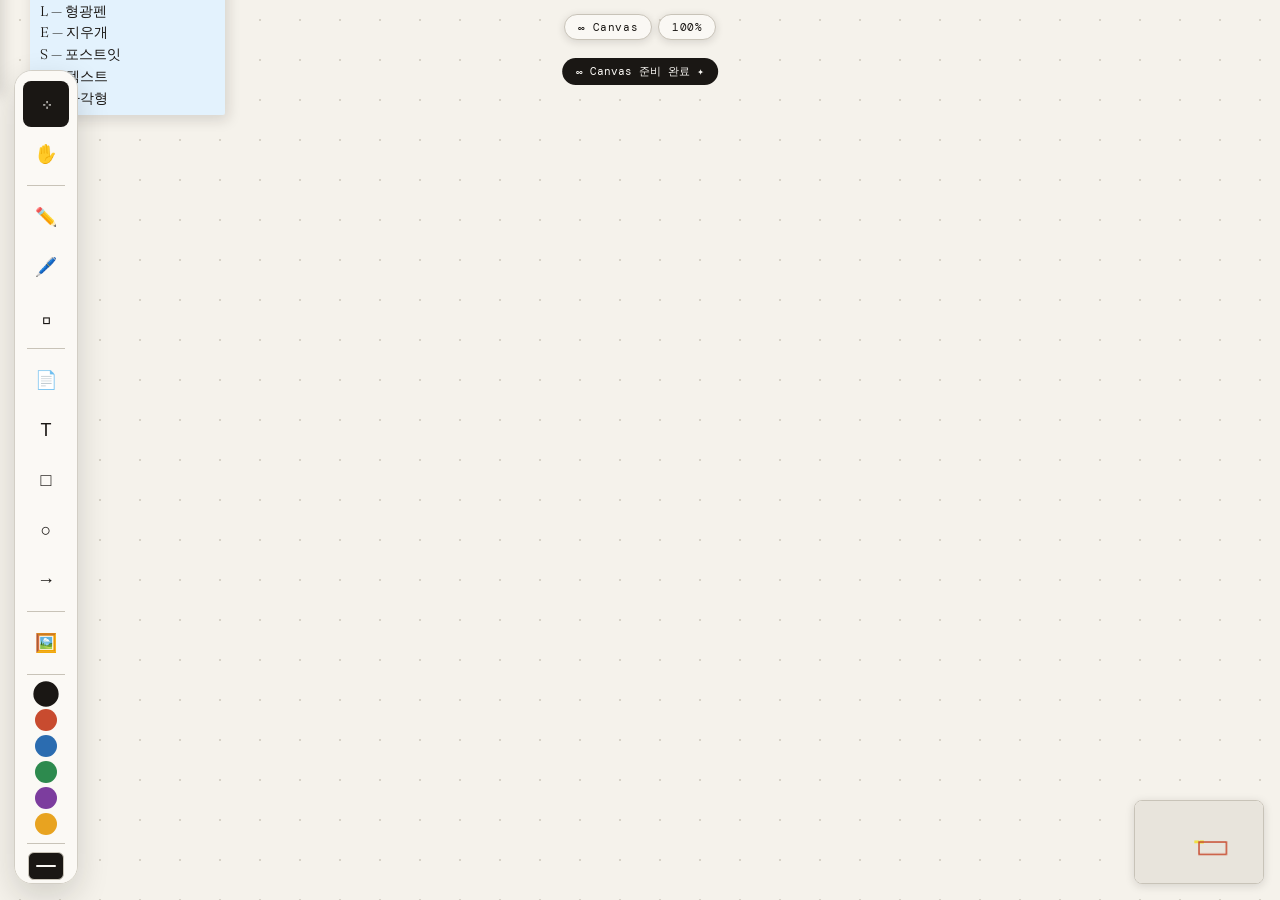
<file: whiteboard-fixed.html>
<!DOCTYPE html>
<html lang="ko">
<head>
<meta charset="UTF-8">
<meta name="viewport" content="width=device-width, initial-scale=1.0, viewport-fit=cover, maximum-scale=1.0">
<meta name="apple-mobile-web-app-capable" content="yes">
<meta name="apple-mobile-web-app-status-bar-style" content="default">
<meta name="theme-color" content="#f5f2eb">
<title>∞ Canvas</title>
<style>
@import url('https://fonts.googleapis.com/css2?family=DM+Mono:wght@400;500&family=Fraunces:ital,opsz,wght@0,9..144,300;1,9..144,300&display=swap');

/* ══════════════════════════════════════════
   ROOT TOKENS
══════════════════════════════════════════ */
:root {
  --bg:#f5f2eb; --grid:#d8d3c8; --ink:#1a1714;
  --panel:#faf8f4; --border:#c8c3b8; --shadow:rgba(26,23,20,0.14);
  --accent:#c84b2f; --accent2:#2b6cb0;
  /* layout sizes – overridden by JS */
  --tb-w: 60px;   /* sidebar width  (≥768px) */
  --tb-h: 60px;   /* bottom bar h   (<768px) */
  --safe-b: env(safe-area-inset-bottom, 0px);
  --safe-t: env(safe-area-inset-top,    0px);
  --safe-l: env(safe-area-inset-left,   0px);
  --safe-r: env(safe-area-inset-right,  0px);
}

/* ── Reset ── */
*{margin:0;padding:0;box-sizing:border-box;}
html,body{width:100%;height:100%;overflow:hidden;}
body{
  font-family:'DM Mono',monospace;
  background:var(--bg);
  user-select:none;-webkit-user-select:none;
  touch-action:none;
  -webkit-tap-highlight-color:transparent;
}

/* ══════════════════════════════════════════
   CANVAS LAYERS
══════════════════════════════════════════ */
#grid{
  position:fixed;inset:0;pointer-events:none;z-index:0;
  background-image:radial-gradient(circle,var(--grid) 1.5px,transparent 1.5px);
  background-size:40px 40px;
}
#viewport{position:fixed;overflow:hidden;z-index:1;}
#board{position:absolute;top:0;left:0;transform-origin:0 0;will-change:transform;}
#svg-layer{position:absolute;top:0;left:0;width:1px;height:1px;overflow:visible;pointer-events:none;}
#preview-canvas{position:fixed;pointer-events:none;z-index:500;}

/* Selection lasso */
#sel-rect{
  position:fixed;border:1.5px solid var(--accent2);
  background:rgba(43,108,176,0.08);pointer-events:none;
  display:none;z-index:600;border-radius:2px;
}
.el.lasso-hover>.el-body{outline:2px dashed var(--accent2);outline-offset:2px;}

/* ══════════════════════════════════════════
   ELEMENTS (sticky / text / image)
══════════════════════════════════════════ */
.el{position:absolute;}
.el-body{width:100%;height:100%;border-radius:2px;}
.el-handles{display:none;position:absolute;inset:-1px;pointer-events:none;}
.el.selected>.el-body{outline:2px solid var(--accent2);outline-offset:2px;}
.el.selected>.el-handles{display:block;}

.h-move{position:absolute;inset:0;cursor:move;pointer-events:all;}
.h-resize{
  position:absolute;width:12px;height:12px;
  background:white;border:2px solid var(--accent2);border-radius:2px;pointer-events:all;
}
.h-resize.nw{top:-6px;left:-6px;cursor:nw-resize;}
.h-resize.ne{top:-6px;right:-6px;cursor:ne-resize;}
.h-resize.se{bottom:-6px;right:-6px;cursor:se-resize;}
.h-resize.sw{bottom:-6px;left:-6px;cursor:sw-resize;}
.h-resize.n{top:-6px;left:calc(50% - 6px);cursor:n-resize;}
.h-resize.s{bottom:-6px;left:calc(50% - 6px);cursor:s-resize;}
.h-resize.e{top:calc(50% - 6px);right:-6px;cursor:e-resize;}
.h-resize.w{top:calc(50% - 6px);left:-6px;cursor:w-resize;}

/* Touch: bigger hit targets */
@media(pointer:coarse){
  .h-resize{width:20px;height:20px;}
  .h-resize.nw{top:-10px;left:-10px;}
  .h-resize.ne{top:-10px;right:-10px;}
  .h-resize.se{bottom:-10px;right:-10px;}
  .h-resize.sw{bottom:-10px;left:-10px;}
  .h-resize.n{top:-10px;left:calc(50% - 10px);}
  .h-resize.s{bottom:-10px;left:calc(50% - 10px);}
  .h-resize.e{top:calc(50% - 10px);right:-10px;}
  .h-resize.w{top:calc(50% - 10px);left:-10px;}
}

/* Sticky */
.sticky-body{
  padding:10px;display:flex;flex-direction:column;
  box-shadow:3px 5px 14px var(--shadow);min-width:120px;min-height:90px;
}
.sticky-bar{display:flex;justify-content:flex-end;gap:4px;margin-bottom:6px;flex-shrink:0;}
.sticky-btn{
  width:18px;height:18px;border:none;border-radius:50%;
  background:rgba(0,0,0,0.18);color:rgba(0,0,0,0.6);font-size:10px;cursor:pointer;
  display:flex;align-items:center;justify-content:center;
}
.sticky-btn:hover{opacity:.7;}
.sticky-body textarea{
  flex:1;border:none;background:transparent;resize:none;
  font-family:'Fraunces',serif;font-size:14px;font-weight:300;line-height:1.55;
  color:var(--ink);outline:none;cursor:text;min-height:60px;
}

/* Text */
.text-body{
  padding:4px 6px;min-width:60px;min-height:30px;white-space:pre-wrap;
  word-break:break-word;font-family:'Fraunces',serif;font-weight:300;
  line-height:1.4;outline:none;cursor:text;background:transparent;
}

/* Image */
.image-body{display:block;width:100%;height:100%;object-fit:contain;pointer-events:none;border-radius:1px;}

/* ══════════════════════════════════════════
   SHARED BUTTON / DOT / STROKE STYLES
══════════════════════════════════════════ */
.tbtn{
  display:flex;align-items:center;justify-content:center;
  border:none;border-radius:8px;background:transparent;
  cursor:pointer;font-size:16px;color:var(--ink);
  transition:background .12s,transform .1s;
  position:relative;flex-shrink:0;
  -webkit-tap-highlight-color:transparent;
}
.tbtn:active{transform:scale(.93);}
.tbtn.active{background:var(--ink);color:var(--panel);}

/* tooltip — desktop only */
@media(hover:hover){
  .tbtn[data-tip]:hover{background:rgba(0,0,0,0.07);transform:translateY(-1px);}
  .tbtn[data-tip]:hover::after{
    content:attr(data-tip);position:absolute;
    background:var(--ink);color:var(--panel);font-size:10px;
    padding:3px 7px;border-radius:5px;white-space:nowrap;pointer-events:none;z-index:9999;
  }
}

.cdot{
  border-radius:50%;cursor:pointer;border:2px solid transparent;
  transition:transform .1s,border-color .1s;flex-shrink:0;
}
.cdot:hover{transform:scale(1.2);}
.cdot.active{border-color:var(--ink);transform:scale(1.15);}

.sbtn{
  display:flex;align-items:center;justify-content:center;
  border:1.5px solid var(--border);border-radius:6px;
  cursor:pointer;background:transparent;transition:background .12s;flex-shrink:0;
}
.sbtn:hover{background:rgba(0,0,0,0.07);}
.sbtn.active{background:var(--ink);}
.sbtn.active .sline{background:var(--panel);}
.sline{border-radius:99px;background:var(--ink);width:60%;}

.sep{background:var(--border);flex-shrink:0;}

/* ══════════════════════════════════════════
   ★ FLOATING TOOLBAR (all platforms)
══════════════════════════════════════════ */
#toolbar{
  position:fixed;
  left:calc(14px + var(--safe-l));
  top:calc(70px + var(--safe-t));
  z-index:1000;
  width:clamp(52px, 6.2vw, 64px);
  max-height:calc(100vh - var(--safe-t) - var(--safe-b) - 86px);
  background:color-mix(in srgb, var(--panel) 88%, white 12%);
  border:1.5px solid color-mix(in srgb, var(--border) 82%, white 18%);
  border-radius:18px;
  box-shadow:0 12px 32px rgba(26,23,20,0.16);
  backdrop-filter:blur(10px);
  -webkit-backdrop-filter:blur(10px);
  display:flex;
  flex-direction:column;
  align-items:center;
  gap:4px;
  padding:10px 0;
  overflow-y:auto;
  overflow-x:hidden;
  scrollbar-width:none;
}
#toolbar::-webkit-scrollbar{display:none;}
#toolbar .tbtn{width:clamp(40px, 4.8vw, 46px);height:clamp(40px, 4.8vw, 46px);font-size:clamp(15px, 1.8vw, 18px);}
#toolbar .tbtn[data-tip]:hover::after{left:calc(100% + 8px);top:50%;transform:translateY(-50%);}
#toolbar .cdot{width:clamp(18px, 2.1vw, 22px);height:clamp(18px, 2.1vw, 22px);}
#toolbar .sbtn{width:clamp(30px, 3.8vw, 36px);height:clamp(22px, 2.8vw, 28px);}
#toolbar .sep{width:60%;height:1px;margin:4px 0;}

/* tablet tuning */
@media(max-width:1024px){
  #toolbar{
    left:calc(12px + var(--safe-l));
    top:calc(64px + var(--safe-t));
    width:58px;
    max-height:calc(100vh - var(--safe-t) - var(--safe-b) - 78px);
    border-radius:16px;
  }
  #toolbar .tbtn{width:42px;height:42px;font-size:17px;}
}

/* phone: floating bottom rail */
@media(max-width:767px){
  #toolbar{
    left:calc(10px + var(--safe-l));
    right:calc(10px + var(--safe-r));
    top:auto;
    bottom:calc(10px + var(--safe-b));
    width:auto;
    max-height:none;
    flex-direction:row;
    justify-content:flex-start;
    gap:3px;
    padding:8px 10px;
    overflow-x:auto;
    overflow-y:hidden;
    border-radius:18px;
  }
  #toolbar .tbtn{width:40px;height:40px;font-size:18px;flex-shrink:0;}
  #toolbar .cdot{width:22px;height:22px;flex-shrink:0;}
  #toolbar .sbtn{width:30px;height:30px;flex-shrink:0;}
  #toolbar .sep{width:1px;height:28px;margin:0 2px;}
  #toolbar .tbtn[data-tip]:hover::after{display:none;}
}

/* ══════════════════════════════════════════
   TOPBAR
══════════════════════════════════════════ */
#topbar{
  position:fixed;z-index:1000;
  display:flex;align-items:center;gap:6px;
  pointer-events:none;
}
#topbar>*{pointer-events:all;}

/* desktop/tablet: top-center */
#topbar{
  top:calc(14px + var(--safe-t));
  left:0;
  right:0;
  justify-content:center;
}
.pill{
  background:var(--panel);border:1.5px solid var(--border);border-radius:999px;
  padding:5px 13px;font-size:11px;color:var(--ink);
  box-shadow:0 2px 8px var(--shadow);letter-spacing:.05em;white-space:nowrap;
}
#zoom-pill{cursor:pointer;min-width:54px;text-align:center;}
#zoom-pill:hover{background:rgba(0,0,0,0.06);}

/* mobile: top-right corner */
@media(max-width:767px){
  #topbar{
    top:calc(10px + var(--safe-t));
    left:auto;
    right:calc(10px + var(--safe-r));
    justify-content:flex-end;
  }
  #title-pill{display:none;}
  .pill{padding:4px 10px;font-size:10px;}
}

/* ══════════════════════════════════════════
   CONTEXT MENU
══════════════════════════════════════════ */
#ctx{
  position:fixed;z-index:9999;background:var(--panel);
  border:1.5px solid var(--border);border-radius:10px;
  box-shadow:0 8px 30px var(--shadow);padding:6px;display:none;min-width:140px;
}
.citem{
  padding:9px 14px;border-radius:6px;cursor:pointer;font-size:13px;color:var(--ink);
  transition:background .1s;
}
.citem:hover,.citem:active{background:rgba(0,0,0,0.07);}
.citem.danger{color:var(--accent);}
.cdiv{height:1px;background:var(--border);margin:4px 0;}

/* ══════════════════════════════════════════
   SNACKBAR
══════════════════════════════════════════ */
#snack{
  position:fixed;left:50%;
  transform:translateX(-50%) translateY(-8px);
  background:var(--ink);color:var(--panel);
  font-size:11px;padding:6px 14px;border-radius:999px;
  opacity:0;transition:opacity .2s,transform .2s;
  z-index:9999;pointer-events:none;white-space:nowrap;
}
#snack.show{opacity:1;transform:translateX(-50%) translateY(0);}

/* desktop: below topbar */
#snack{top:58px;}
@media(max-width:767px){
  #snack{top:calc(50px + var(--safe-t));}
}

/* ══════════════════════════════════════════
   MINIMAP
══════════════════════════════════════════ */
#minimap{
  position:fixed;right:16px;
  width:130px;height:84px;
  background:var(--panel);border:1.5px solid var(--border);border-radius:8px;
  overflow:hidden;box-shadow:0 2px 10px var(--shadow);z-index:999;
  bottom:16px;
}
/* hide on small screens */
@media(max-width:767px){
  #minimap{display:none;}
}

/* ══════════════════════════════════════════
   CURSOR OVERRIDES
══════════════════════════════════════════ */
body[data-tool="pan"] #viewport{cursor:grab;}
body[data-tool="pan"].panning #viewport{cursor:grabbing;}
body[data-tool="pen"] #viewport,
body[data-tool="highlight"] #viewport,
body[data-tool="eraser"] #viewport,
body[data-tool="rect"] #viewport,
body[data-tool="circle"] #viewport,
body[data-tool="arrow"] #viewport{cursor:crosshair;}
body[data-tool="text"] #viewport{cursor:text;}
body[data-tool="select"] #viewport{cursor:default;}
</style>
</head>
<body data-tool="select">

<div id="grid"></div>
<canvas id="preview-canvas"></canvas>
<div id="sel-rect"></div>

<div id="topbar">
  <div class="pill" id="title-pill">∞ Canvas</div>
  <div class="pill" id="zoom-pill" onclick="resetView()">100%</div>
</div>

<div id="ctx">
  <div class="citem" onclick="ctxDo('front')">↑ 맨 앞으로</div>
  <div class="citem" onclick="ctxDo('back')">↓ 맨 뒤로</div>
  <div class="cdiv"></div>
  <div class="citem" onclick="ctxDo('dup')">⊞ 복제</div>
  <div class="cdiv"></div>
  <div class="citem danger" onclick="ctxDo('del')">✕ 삭제</div>
</div>

<div id="snack"></div>

<div id="viewport">
  <div id="board">
    <svg id="svg-layer"></svg>
  </div>
</div>

<canvas id="minimap" width="130" height="84"></canvas>

<!-- ══ TOOLBAR ══ -->
<div id="toolbar">
  <!-- 도구 선택 -->
  <button class="tbtn active" id="t-select"    data-tip="선택 (V)"    onclick="setTool('select')">⊹</button>
  <button class="tbtn"        id="t-pan"        data-tip="이동 (H)"    onclick="setTool('pan')">✋</button>
  <div class="sep"></div>
  <!-- 그리기 -->
  <button class="tbtn" id="t-pen"       data-tip="펜 (P)"       onclick="setTool('pen')">✏️</button>
  <button class="tbtn" id="t-highlight" data-tip="형광펜 (L)"    onclick="setTool('highlight')">🖊️</button>
  <button class="tbtn" id="t-eraser"    data-tip="지우개 (E)"    onclick="setTool('eraser')">◻</button>
  <div class="sep"></div>
  <!-- 요소 추가 -->
  <button class="tbtn" id="t-sticky" data-tip="포스트잇 (S)"  onclick="addSticky()">📄</button>
  <button class="tbtn" id="t-text"   data-tip="텍스트 (T)"    onclick="setTool('text')">T</button>
  <button class="tbtn" id="t-rect"   data-tip="사각형 (R)"    onclick="setTool('rect')">□</button>
  <button class="tbtn" id="t-circle" data-tip="원 (C)"        onclick="setTool('circle')">○</button>
  <button class="tbtn" id="t-arrow"  data-tip="화살표 (A)"    onclick="setTool('arrow')">→</button>
  <div class="sep"></div>
  <!-- 이미지 -->
  <button class="tbtn" data-tip="이미지" onclick="document.getElementById('img-in').click()">🖼️</button>
  <div class="sep"></div>
  <!-- 색상 -->
  <div class="cdot active" style="background:#1a1714" data-c="#1a1714" onclick="setColor(this)"></div>
  <div class="cdot" style="background:#c84b2f" data-c="#c84b2f" onclick="setColor(this)"></div>
  <div class="cdot" style="background:#2b6cb0" data-c="#2b6cb0" onclick="setColor(this)"></div>
  <div class="cdot" style="background:#2d8a4e" data-c="#2d8a4e" onclick="setColor(this)"></div>
  <div class="cdot" style="background:#7c3d9e" data-c="#7c3d9e" onclick="setColor(this)"></div>
  <div class="cdot" style="background:#e8a320" data-c="#e8a320" onclick="setColor(this)"></div>
  <div class="sep"></div>
  <!-- 선 굵기 -->
  <button class="sbtn active" data-sw="2"  onclick="setStroke(this,2)"><div class="sline" style="height:2px"></div></button>
  <button class="sbtn"        data-sw="5"  onclick="setStroke(this,5)"><div class="sline" style="height:4px"></div></button>
  <button class="sbtn"        data-sw="10" onclick="setStroke(this,10)"><div class="sline" style="height:7px"></div></button>
  <div class="sep"></div>
  <!-- 유틸 -->
  <button class="tbtn" data-tip="그리드 (G)"  onclick="toggleGrid()">⊞</button>
  <button class="tbtn" data-tip="저장 Ctrl+S" onclick="saveBoard()">💾</button>
  <button class="tbtn" data-tip="불러오기"     onclick="document.getElementById('load-in').click()">📂</button>
  <button class="tbtn" data-tip="전체 지우기"  onclick="clearAll()">🗑️</button>
</div>

<input type="file" id="img-in"  accept="image/*"       style="display:none" onchange="handleImg(event)">
<input type="file" id="load-in" accept=".canvas,.json" style="display:none" onchange="loadBoard(event)">

<script>
/* ════════════════════════════════════════════════════════
   GLOBALS
════════════════════════════════════════════════════════ */
const vp    = document.getElementById('viewport');
const board = document.getElementById('board');
const svgl  = document.getElementById('svg-layer');
const pCvs  = document.getElementById('preview-canvas');
const pCtx  = pCvs.getContext('2d');
const mmCvs = document.getElementById('minimap');
const mmCtx = mmCvs.getContext('2d');
const selRect = document.getElementById('sel-rect');

let T = {x:0, y:0, s:1};
let tool='select', color='#1a1714', sw=2;

let panning=false, panOrigin={x:0,y:0};
let drawing=false, drawPts=[], livePth=null, shapeA=null;
let dragging=null;
let resizing=null;
let selected=null;
let selectedEls=[];
let lasso=null;
let touchLasso=null;
let touchPanOrigin=null;
let ctxEl=null;
let strokes=[];
let zTop=10;
let gridOn=true;
let longPressTimer=null;

/* ════════════════════════════════════════════════════════
   RESPONSIVE LAYOUT
════════════════════════════════════════════════════════ */
const MOBILE_BP = 767; // px

function isMobile(){ return window.innerWidth <= MOBILE_BP; }

function syncLayout(){
  const tb = document.getElementById('toolbar');
  const mm = document.getElementById('minimap');
  const tbRect = tb.getBoundingClientRect();

  document.documentElement.style.setProperty('--tb-w', '0px');
  document.documentElement.style.setProperty('--tb-h', '0px');

  vp.style.cssText = `top:0;left:0;right:0;bottom:0;`;
  pCvs.style.cssText = `top:0;left:0;right:0;bottom:0;width:${window.innerWidth}px;height:${window.innerHeight}px;`;
  pCvs.width  = window.innerWidth;
  pCvs.height = window.innerHeight;

  if(mm){
    mm.style.bottom = isMobile() ? `${Math.ceil(tbRect.height) + 20}px` : '16px';
    mm.style.right = '16px';
  }

  updateGrid();
  updateMinimap();
}

window.addEventListener('resize', ()=>{ syncLayout(); });
window.addEventListener('orientationchange', ()=>setTimeout(syncLayout, 250));

/* ════════════════════════════════════════════════════════
   TRANSFORM
════════════════════════════════════════════════════════ */
function applyT(){
  board.style.transform = `translate(${T.x}px,${T.y}px) scale(${T.s})`;
  document.getElementById('zoom-pill').textContent = Math.round(T.s*100)+'%';
  updateGrid(); updateMinimap();
}
function getVpRect(){ return vp.getBoundingClientRect(); }
function s2b(sx,sy){
  const r=getVpRect();
  return {x:(sx-r.left-T.x)/T.s, y:(sy-r.top-T.y)/T.s};
}
function b2s(bx,by){
  const r=getVpRect();
  return {x:r.left+bx*T.s+T.x, y:r.top+by*T.s+T.y};
}
function resetView(){ T={x:0,y:0,s:1}; applyT(); }

function updateGrid(){
  const g = document.getElementById('grid');
  if(!gridOn){ g.style.display='none'; return; }
  g.style.display='block';
  const sz = 40*T.s;
  g.style.backgroundSize = `${sz}px ${sz}px`;
  g.style.backgroundPosition = `${T.x%sz}px ${T.y%sz}px`;
}
function toggleGrid(){ gridOn=!gridOn; updateGrid(); }

/* ════════════════════════════════════════════════════════
   TOOL / COLOR / STROKE
════════════════════════════════════════════════════════ */
function setTool(t){
  tool=t;
  document.body.setAttribute('data-tool',t);
  document.querySelectorAll('.tbtn[id^="t-"]').forEach(b=>b.classList.remove('active'));
  const btn=document.getElementById('t-'+t);
  if(btn) btn.classList.add('active');
  deselectAll(); closeCtx();
}
function setColor(el){
  document.querySelectorAll('.cdot').forEach(d=>d.classList.remove('active'));
  el.classList.add('active'); color=el.dataset.c;
}
function setStroke(el,v){
  document.querySelectorAll('.sbtn').forEach(b=>b.classList.remove('active'));
  el.classList.add('active'); sw=v;
}

/* ════════════════════════════════════════════════════════
   SELECTION
════════════════════════════════════════════════════════ */
function select(el, additive=false){
  if(!additive) deselectAll();
  if(selectedEls.includes(el)) return;
  selectedEls.push(el);
  selected=el;
  el.classList.add('selected');
  el.querySelector('.el-handles').style.display='block';
}
function deselectAll(){
  selectedEls.forEach(el=>{
    el.classList.remove('selected');
    el.querySelector('.el-handles').style.display='none';
  });
  selectedEls=[]; selected=null;
}

/* ════════════════════════════════════════════════════════
   LASSO
════════════════════════════════════════════════════════ */
function showSelRect(l){
  const x=Math.min(l.x0,l.x1), y=Math.min(l.y0,l.y1);
  const w=Math.abs(l.x1-l.x0), h=Math.abs(l.y1-l.y0);
  selRect.style.cssText=`display:block;left:${x}px;top:${y}px;width:${w}px;height:${h}px;`;
}
function hideSelRect(){ selRect.style.display='none'; }
function highlightLasso(l){
  const sx=Math.min(l.x0,l.x1), sy=Math.min(l.y0,l.y1);
  const ex=Math.max(l.x0,l.x1), ey=Math.max(l.y0,l.y1);
  board.querySelectorAll('.el').forEach(el=>{
    const bx=parseFloat(el.style.left), by=parseFloat(el.style.top);
    const bw=parseFloat(el.style.width), bh=parseFloat(el.style.height);
    const s2=b2s(bx,by), se=b2s(bx+bw,by+bh);
    el.classList.toggle('lasso-hover', se.x>sx&&s2.x<ex&&se.y>sy&&s2.y<ey);
  });
}
function finalizeLasso(l){
  const sx=Math.min(l.x0,l.x1), sy=Math.min(l.y0,l.y1);
  const ex=Math.max(l.x0,l.x1), ey=Math.max(l.y0,l.y1);
  deselectAll();
  if(ex-sx<5 && ey-sy<5) return;
  board.querySelectorAll('.el').forEach(el=>{
    el.classList.remove('lasso-hover');
    const bx=parseFloat(el.style.left), by=parseFloat(el.style.top);
    const bw=parseFloat(el.style.width), bh=parseFloat(el.style.height);
    const s2=b2s(bx,by), se=b2s(bx+bw,by+bh);
    if(se.x>sx&&s2.x<ex&&se.y>sy&&s2.y<ey) select(el,true);
  });
}

/* ════════════════════════════════════════════════════════
   WHEEL ZOOM
════════════════════════════════════════════════════════ */
vp.addEventListener('wheel',e=>{
  e.preventDefault(); closeCtx();
  const f = e.deltaY<0 ? 1.09 : 0.92;
  const ns = Math.min(8, Math.max(0.08, T.s*f));
  const r=getVpRect();
  const lx=e.clientX-r.left, ly=e.clientY-r.top;
  T.x = lx-(lx-T.x)*(ns/T.s);
  T.y = ly-(ly-T.y)*(ns/T.s);
  T.s=ns; applyT();
},{passive:false});

/* ════════════════════════════════════════════════════════
   MOUSE — DOWN / MOVE / UP
════════════════════════════════════════════════════════ */
vp.addEventListener('mousedown',e=>{
  if(e.button===2) return;
  closeCtx();
  if(e.button===1 || tool==='pan'){
    panning=true;
    const r=getVpRect();
    panOrigin={x:e.clientX-r.left-T.x, y:e.clientY-r.top-T.y};
    document.body.classList.add('panning');
    e.preventDefault(); return;
  }
  const bp=s2b(e.clientX,e.clientY);
  if(tool==='pen'||tool==='highlight'){
    drawing=true; drawPts=[bp];
    livePth=mkSvg('path');
    livePth.setAttribute('fill','none');
    livePth.setAttribute('stroke', tool==='highlight'?color+'99':color);
    livePth.setAttribute('stroke-width', tool==='highlight'?sw*4:sw);
    livePth.setAttribute('stroke-linecap','round');
    livePth.setAttribute('stroke-linejoin','round');
    svgl.appendChild(livePth); return;
  }
  if(tool==='eraser'){drawing=true; eraseAt(bp); return;}
  if(tool==='rect'||tool==='circle'||tool==='arrow'){drawing=true; shapeA=bp; return;}
  if(tool==='text'){ addText(bp); return; }
  if(tool==='select'){
    if(!e.target.closest('.el')){
      deselectAll();
      lasso={x0:e.clientX,y0:e.clientY,x1:e.clientX,y1:e.clientY};
      showSelRect(lasso);
      e.preventDefault();
    }
  }
});

window.addEventListener('mousemove',e=>{
  if(panning){
    const r=getVpRect();
    T.x=e.clientX-r.left-panOrigin.x; T.y=e.clientY-r.top-panOrigin.y; applyT(); return;
  }
  if(dragging){
    const bp=s2b(e.clientX,e.clientY);
    if(dragging.els){
      dragging.els.forEach(d=>{ d.el.style.left=(bp.x-d.ox)+'px'; d.el.style.top=(bp.y-d.oy)+'px'; });
    } else {
      dragging.el.style.left=(bp.x-dragging.ox)+'px';
      dragging.el.style.top =(bp.y-dragging.oy)+'px';
    }
    updateMinimap(); return;
  }
  if(resizing){ doResize(e.clientX,e.clientY); return; }
  if(lasso){ lasso.x1=e.clientX; lasso.y1=e.clientY; showSelRect(lasso); highlightLasso(lasso); return; }
  if(!drawing) return;
  const bp=s2b(e.clientX,e.clientY);
  if(tool==='pen'||tool==='highlight'){ drawPts.push(bp); if(livePth) livePth.setAttribute('d',pts2path(drawPts)); }
  if(tool==='eraser') eraseAt(bp);
  if((tool==='rect'||tool==='circle'||tool==='arrow')&&shapeA) previewShape(shapeA,bp);
});

window.addEventListener('mouseup',e=>{
  document.body.classList.remove('panning');
  if(panning){ panning=false; return; }
  if(dragging){ dragging=null; updateMinimap(); return; }
  if(resizing){ resizing=null; updateMinimap(); return; }
  if(lasso){ finalizeLasso(lasso); lasso=null; hideSelRect(); return; }
  if(!drawing) return;
  drawing=false;
  pCtx.clearRect(0,0,pCvs.width,pCvs.height);
  if(tool==='pen'||tool==='highlight'){
    if(drawPts.length>1){
      const col=tool==='highlight'?color+'99':color;
      const lw=tool==='highlight'?sw*4:sw;
      const attrs={d:pts2path(drawPts),stroke:col,'stroke-width':lw,fill:'none','stroke-linecap':'round','stroke-linejoin':'round'};
      livePth && setAttrs(livePth,attrs);
      strokes.push({kind:'path',attrs,svgEl:livePth});
    } else { livePth && svgl.removeChild(livePth); }
    livePth=null; drawPts=[];
  }
  if((tool==='rect'||tool==='circle'||tool==='arrow')&&shapeA){
    const bp=s2b(e.clientX,e.clientY);
    if(Math.abs(bp.x-shapeA.x)>4||Math.abs(bp.y-shapeA.y)>4) finalizeShape(shapeA,bp);
    shapeA=null;
  }
});

/* ════════════════════════════════════════════════════════
   CONTEXT MENU
════════════════════════════════════════════════════════ */
vp.addEventListener('contextmenu',e=>{
  e.preventDefault();
  const el=e.target.closest('.el');
  if(el) showCtxMenu(el, e.clientX, e.clientY);
});
document.addEventListener('click',()=>closeCtx());
function showCtxMenu(el,cx,cy){
  ctxEl=el;
  const m=document.getElementById('ctx');
  const mw=150, mh=160;
  let lx=cx, ly=cy;
  if(lx+mw>innerWidth)  lx=innerWidth-mw-8;
  if(ly+mh>innerHeight) ly=cy-mh-8;
  m.style.left=lx+'px'; m.style.top=ly+'px'; m.style.display='block';
}
function closeCtx(){ document.getElementById('ctx').style.display='none'; }
function ctxDo(a){
  if(!ctxEl) return; closeCtx();
  if(a==='del'){
    const targets=selectedEls.length>0?[...selectedEls]:[ctxEl];
    targets.forEach(e=>e.remove());
    selectedEls=[]; selected=null; updateMinimap();
  }
  if(a==='dup') duplicateEl(ctxEl);
  if(a==='front') ctxEl.style.zIndex=++zTop;
  if(a==='back')  ctxEl.style.zIndex=1;
}

/* ════════════════════════════════════════════════════════
   LONG-PRESS (mobile context menu)
════════════════════════════════════════════════════════ */
function startLongPress(target,cx,cy){
  longPressTimer=setTimeout(()=>{
    const el=target.closest('.el');
    if(el) showCtxMenu(el, cx, cy);
  },500);
}
function cancelLongPress(){ clearTimeout(longPressTimer); longPressTimer=null; }

/* ════════════════════════════════════════════════════════
   SVG HELPERS
════════════════════════════════════════════════════════ */
function mkSvg(tag){ return document.createElementNS('http://www.w3.org/2000/svg',tag); }
function setAttrs(el,attrs){ for(const[k,v] of Object.entries(attrs)) el.setAttribute(k,v); }
function pts2path(pts){
  if(pts.length<2) return '';
  let d=`M${pts[0].x},${pts[0].y}`;
  for(let i=1;i<pts.length;i++){
    const p=pts[i-1],c=pts[i];
    d+=` Q${p.x},${p.y} ${(p.x+c.x)/2},${(p.y+c.y)/2}`;
  }
  return d;
}

function previewShape(a,b){
  pCtx.clearRect(0,0,pCvs.width,pCvs.height);
  const cr=pCvs.getBoundingClientRect();
  const sa=b2s(a.x,a.y), sb=b2s(b.x,b.y);
  const ssa={x:sa.x-cr.left, y:sa.y-cr.top};
  const ssb={x:sb.x-cr.left, y:sb.y-cr.top};
  pCtx.save();
  pCtx.strokeStyle=color; pCtx.lineWidth=sw*T.s; pCtx.lineCap='round'; pCtx.lineJoin='round';
  if(tool==='rect') pCtx.strokeRect(ssa.x,ssa.y,ssb.x-ssa.x,ssb.y-ssa.y);
  if(tool==='circle'){
    const rx=(ssb.x-ssa.x)/2,ry=(ssb.y-ssa.y)/2;
    pCtx.beginPath(); pCtx.ellipse(ssa.x+rx,ssa.y+ry,Math.abs(rx),Math.abs(ry),0,0,Math.PI*2); pCtx.stroke();
  }
  if(tool==='arrow'){
    pCtx.beginPath(); pCtx.moveTo(ssa.x,ssa.y); pCtx.lineTo(ssb.x,ssb.y); pCtx.stroke();
    const ang=Math.atan2(ssb.y-ssa.y,ssb.x-ssa.x), hl=(12+sw*2)*T.s;
    pCtx.beginPath();
    pCtx.moveTo(ssb.x,ssb.y); pCtx.lineTo(ssb.x-hl*Math.cos(ang-.45),ssb.y-hl*Math.sin(ang-.45));
    pCtx.moveTo(ssb.x,ssb.y); pCtx.lineTo(ssb.x-hl*Math.cos(ang+.45),ssb.y-hl*Math.sin(ang+.45));
    pCtx.stroke();
  }
  pCtx.restore();
}

function finalizeShape(a,b){
  if(tool==='rect'){
    const x=Math.min(a.x,b.x),y=Math.min(a.y,b.y),w=Math.abs(b.x-a.x),h=Math.abs(b.y-a.y);
    const el=mkSvg('rect');
    const attrs={x,y,width:w,height:h,fill:'none',stroke:color,'stroke-width':sw,'stroke-linecap':'round'};
    setAttrs(el,attrs); svgl.appendChild(el); strokes.push({kind:'rect',attrs,svgEl:el});
  }
  if(tool==='circle'){
    const cx=(a.x+b.x)/2,cy=(a.y+b.y)/2,rx=Math.abs(b.x-a.x)/2,ry=Math.abs(b.y-a.y)/2;
    const el=mkSvg('ellipse');
    const attrs={cx,cy,rx,ry,fill:'none',stroke:color,'stroke-width':sw};
    setAttrs(el,attrs); svgl.appendChild(el); strokes.push({kind:'ellipse',attrs,svgEl:el});
  }
  if(tool==='arrow'){
    const g=mkSvg('g'), line=mkSvg('line');
    setAttrs(line,{x1:a.x,y1:a.y,x2:b.x,y2:b.y,stroke:color,'stroke-width':sw,'stroke-linecap':'round'});
    const ang=Math.atan2(b.y-a.y,b.x-a.x),hl=12+sw*2;
    const d=`M${b.x},${b.y} L${b.x-hl*Math.cos(ang-.45)},${b.y-hl*Math.sin(ang-.45)} M${b.x},${b.y} L${b.x-hl*Math.cos(ang+.45)},${b.y-hl*Math.sin(ang+.45)}`;
    const path=mkSvg('path');
    setAttrs(path,{d,stroke:color,'stroke-width':sw,'stroke-linecap':'round',fill:'none'});
    g.appendChild(line); g.appendChild(path); svgl.appendChild(g);
    strokes.push({kind:'arrow',svgEl:g,attrs:{x1:a.x,y1:a.y,x2:b.x,y2:b.y,stroke:color,'stroke-width':sw,hl,d}});
  }
  updateMinimap();
}

/* ════════════════════════════════════════════════════════
   ERASER
════════════════════════════════════════════════════════ */
function eraseAt(bp){
  const r=18/T.s;
  for(let i=strokes.length-1;i>=0;i--){
    try{
      const bb=strokes[i].svgEl.getBBox();
      if(bp.x>=bb.x-r&&bp.x<=bb.x+bb.width+r&&bp.y>=bb.y-r&&bp.y<=bb.y+bb.height+r){
        svgl.removeChild(strokes[i].svgEl); strokes.splice(i,1);
      }
    }catch(e){}
  }
}

/* ════════════════════════════════════════════════════════
   ELEMENT SYSTEM
════════════════════════════════════════════════════════ */
function makeEl(x,y,w,h){
  const el=document.createElement('div');
  el.className='el';
  el.style.cssText=`left:${x}px;top:${y}px;width:${w}px;height:${h}px;z-index:${++zTop};`;
  return el;
}

function addHandles(el){
  const hc=document.createElement('div');
  hc.className='el-handles';

  const mv=document.createElement('div'); mv.className='h-move';
  function startMove(cx,cy){
    if(tool!=='select') return;
    if(!selectedEls.includes(el)){ deselectAll(); select(el); }
    el.style.zIndex=++zTop;
    const bp=s2b(cx,cy);
    if(selectedEls.length>1){
      dragging={els:selectedEls.map(e2=>({el:e2,ox:bp.x-parseFloat(e2.style.left),oy:bp.y-parseFloat(e2.style.top)}))};
    } else {
      dragging={el,ox:bp.x-parseFloat(el.style.left),oy:bp.y-parseFloat(el.style.top)};
    }
  }
  mv.addEventListener('mousedown',e=>{ if(e.button!==0) return; e.stopPropagation(); e.preventDefault(); startMove(e.clientX,e.clientY); });
  mv.addEventListener('touchstart',e=>{ if(e.touches.length!==1) return; e.stopPropagation(); e.preventDefault(); startMove(e.touches[0].clientX,e.touches[0].clientY); cancelLongPress(); },{passive:false});
  hc.appendChild(mv);

  ['nw','n','ne','e','se','s','sw','w'].forEach(dir=>{
    const rh=document.createElement('div'); rh.className=`h-resize ${dir}`;
    function startResize(cx,cy){
      const r0={x:parseFloat(el.style.left),y:parseFloat(el.style.top),w:parseFloat(el.style.width),h:parseFloat(el.style.height)};
      resizing={el,dir,r0,m0:s2b(cx,cy)};
    }
    rh.addEventListener('mousedown',e=>{ e.stopPropagation(); e.preventDefault(); startResize(e.clientX,e.clientY); });
    rh.addEventListener('touchstart',e=>{ if(e.touches.length!==1) return; e.stopPropagation(); e.preventDefault(); startResize(e.touches[0].clientX,e.touches[0].clientY); },{passive:false});
    hc.appendChild(rh);
  });
  el.appendChild(hc);
}

function doResize(cx,cy){
  if(!resizing) return;
  const {el,dir,r0,m0}=resizing;
  const cur=s2b(cx,cy), dx=cur.x-m0.x, dy=cur.y-m0.y;
  let {x,y,w,h}=r0;
  const MW=60,MH=40;
  if(dir.includes('e')){w=Math.max(MW,r0.w+dx);}
  if(dir.includes('s')){h=Math.max(MH,r0.h+dy);}
  if(dir.includes('w')){ const nw=Math.max(MW,r0.w-dx); x=r0.x+r0.w-nw; w=nw; }
  if(dir.includes('n')){ const nh=Math.max(MH,r0.h-dy); y=r0.y+r0.h-nh; h=nh; }
  el.style.left=x+'px'; el.style.top=y+'px'; el.style.width=w+'px'; el.style.height=h+'px';
}

function attachSelectClick(el){
  el.addEventListener('mousedown',e=>{
    if(tool!=='select') return;
    e.stopPropagation();
    const add=e.shiftKey||e.metaKey||e.ctrlKey;
    if(!add && !selectedEls.includes(el)) deselectAll();
    select(el, add || selectedEls.includes(el));
    el.style.zIndex=++zTop;
    const bp=s2b(e.clientX,e.clientY);
    if(selectedEls.length>1){
      dragging={els:selectedEls.map(e2=>({el:e2,ox:bp.x-parseFloat(e2.style.left),oy:bp.y-parseFloat(e2.style.top)}))};
    } else {
      dragging={el,ox:bp.x-parseFloat(el.style.left),oy:bp.y-parseFloat(el.style.top)};
    }
    e.preventDefault();
  });
  el.addEventListener('touchstart',e=>{
    if(tool!=='select'||e.touches.length!==1) return;
    e.stopPropagation();
    const t=e.touches[0];
    startLongPress(e.target, t.clientX, t.clientY);
    if(!selectedEls.includes(el)) deselectAll();
    select(el,false);
    el.style.zIndex=++zTop;
    const bp=s2b(t.clientX,t.clientY);
    if(selectedEls.length>1){
      dragging={els:selectedEls.map(e2=>({el:e2,ox:bp.x-parseFloat(e2.style.left),oy:bp.y-parseFloat(e2.style.top)}))};
    } else {
      dragging={el,ox:bp.x-parseFloat(el.style.left),oy:bp.y-parseFloat(el.style.top)};
    }
    e.preventDefault();
  },{passive:false});
}

/* ════════════════════════════════════════════════════════
   TOUCH EVENTS (global — pan / draw / lasso)
════════════════════════════════════════════════════════ */
vp.addEventListener('touchstart',e=>{
  cancelLongPress();
  if(e.touches.length===2) return; // pinch handled separately
  if(e.touches.length!==1) return;
  const t=e.touches[0];
  closeCtx();

  if(tool==='pan'){
    const r=getVpRect();
    touchPanOrigin={x:t.clientX-r.left-T.x, y:t.clientY-r.top-T.y};
    document.body.classList.add('panning');
    e.preventDefault(); return;
  }
  const bp=s2b(t.clientX,t.clientY);
  if(tool==='pen'||tool==='highlight'){
    drawing=true; drawPts=[bp];
    livePth=mkSvg('path');
    livePth.setAttribute('fill','none');
    livePth.setAttribute('stroke',tool==='highlight'?color+'99':color);
    livePth.setAttribute('stroke-width',tool==='highlight'?sw*4:sw);
    livePth.setAttribute('stroke-linecap','round');
    livePth.setAttribute('stroke-linejoin','round');
    svgl.appendChild(livePth); e.preventDefault(); return;
  }
  if(tool==='eraser'){ drawing=true; eraseAt(bp); e.preventDefault(); return; }
  if(tool==='rect'||tool==='circle'||tool==='arrow'){ drawing=true; shapeA=bp; e.preventDefault(); return; }
  if(tool==='text'){ addText(bp); e.preventDefault(); return; }
  if(tool==='select'){
    if(!e.target.closest('.el')){
      deselectAll();
      touchLasso={x0:t.clientX,y0:t.clientY,x1:t.clientX,y1:t.clientY};
      startLongPress(e.target, t.clientX, t.clientY);
      showSelRect(touchLasso);
      e.preventDefault();
    }
  }
},{passive:false});

window.addEventListener('touchmove',e=>{
  if(e.touches.length===2) return;
  if(e.touches.length!==1) return;
  cancelLongPress();
  const t=e.touches[0];
  if(touchPanOrigin){
    const r=getVpRect();
    T.x=t.clientX-r.left-touchPanOrigin.x; T.y=t.clientY-r.top-touchPanOrigin.y; applyT(); e.preventDefault(); return;
  }
  if(dragging){
    const bp=s2b(t.clientX,t.clientY);
    if(dragging.els){ dragging.els.forEach(d=>{ d.el.style.left=(bp.x-d.ox)+'px'; d.el.style.top=(bp.y-d.oy)+'px'; }); }
    else { dragging.el.style.left=(bp.x-dragging.ox)+'px'; dragging.el.style.top=(bp.y-dragging.oy)+'px'; }
    updateMinimap(); e.preventDefault(); return;
  }
  if(resizing){ doResize(t.clientX,t.clientY); updateMinimap(); e.preventDefault(); return; }
  if(touchLasso){ touchLasso.x1=t.clientX; touchLasso.y1=t.clientY; showSelRect(touchLasso); highlightLasso(touchLasso); e.preventDefault(); return; }
  if(!drawing) return;
  e.preventDefault();
  const bp=s2b(t.clientX,t.clientY);
  if(tool==='pen'||tool==='highlight'){ drawPts.push(bp); if(livePth) livePth.setAttribute('d',pts2path(drawPts)); }
  if(tool==='eraser') eraseAt(bp);
  if((tool==='rect'||tool==='circle'||tool==='arrow')&&shapeA) previewShape(shapeA,bp);
},{passive:false});

window.addEventListener('touchend',e=>{
  cancelLongPress();
  document.body.classList.remove('panning');
  if(touchPanOrigin){ touchPanOrigin=null; return; }
  if(dragging){ dragging=null; updateMinimap(); return; }
  if(resizing){ resizing=null; updateMinimap(); return; }
  if(touchLasso){ finalizeLasso(touchLasso); touchLasso=null; hideSelRect(); return; }
  if(!drawing) return;
  drawing=false;
  pCtx.clearRect(0,0,pCvs.width,pCvs.height);
  const lastT=e.changedTouches[0];
  if(tool==='pen'||tool==='highlight'){
    if(drawPts.length>1){
      const col=tool==='highlight'?color+'99':color, lw=tool==='highlight'?sw*4:sw;
      const attrs={d:pts2path(drawPts),stroke:col,'stroke-width':lw,fill:'none','stroke-linecap':'round','stroke-linejoin':'round'};
      livePth && setAttrs(livePth,attrs);
      strokes.push({kind:'path',attrs,svgEl:livePth});
    } else { livePth && svgl.removeChild(livePth); }
    livePth=null; drawPts=[];
  }
  if((tool==='rect'||tool==='circle'||tool==='arrow')&&shapeA){
    const bp=s2b(lastT.clientX,lastT.clientY);
    if(Math.abs(bp.x-shapeA.x)>4||Math.abs(bp.y-shapeA.y)>4) finalizeShape(shapeA,bp);
    shapeA=null;
  }
});

/* ════════════════════════════════════════════════════════
   PINCH ZOOM
════════════════════════════════════════════════════════ */
let ltDist=null;
vp.addEventListener('touchstart',e=>{
  if(e.touches.length===2)
    ltDist=Math.hypot(e.touches[0].clientX-e.touches[1].clientX,e.touches[0].clientY-e.touches[1].clientY);
},{passive:true});
vp.addEventListener('touchmove',e=>{
  if(e.touches.length===2){
    e.preventDefault();
    const d=Math.hypot(e.touches[0].clientX-e.touches[1].clientX,e.touches[0].clientY-e.touches[1].clientY);
    if(ltDist){
      const ns=Math.min(8,Math.max(0.08,T.s*(d/ltDist)));
      const r=getVpRect();
      const mx=(e.touches[0].clientX+e.touches[1].clientX)/2-r.left;
      const my=(e.touches[0].clientY+e.touches[1].clientY)/2-r.top;
      T.x=mx-(mx-T.x)*(ns/T.s); T.y=my-(my-T.y)*(ns/T.s); T.s=ns; applyT();
    }
    ltDist=d;
  }
},{passive:false});

/* ════════════════════════════════════════════════════════
   STICKY
════════════════════════════════════════════════════════ */
const SC=['#fff9c4','#fce4ec','#e3f2fd','#e8f5e9','#f3e5f5','#fff3e0'];
let sci=0;
function addSticky(opts={}){
  const r=getVpRect();
  const c=s2b(r.left+vp.offsetWidth/2,r.top+vp.offsetHeight/2);
  const x=opts.x??c.x-100, y=opts.y??c.y-80;
  const w=opts.w??200, h=opts.h??170;
  const bg=opts.bg??SC[sci++%SC.length];
  const el=makeEl(x,y,w,h);
  el.dataset.kind='sticky';
  const body=document.createElement('div');
  body.className='el-body sticky-body';
  body.style.background=bg;
  body.innerHTML=`<div class="sticky-bar">
    <button class="sticky-btn" onclick="cycleStickyBg(this.closest('.el'))">◐</button>
    <button class="sticky-btn" onclick="this.closest('.el').remove();updateMinimap()">✕</button>
  </div><textarea placeholder="메모...">${opts.text??''}</textarea>`;
  const ta=body.querySelector('textarea');
  ta.addEventListener('mousedown',e=>e.stopPropagation());
  ta.addEventListener('touchstart',e=>e.stopPropagation(),{passive:true});
  el.appendChild(body);
  addHandles(el); attachSelectClick(el);
  board.appendChild(el);
  if(!opts.x) setTimeout(()=>ta.focus(),50);
  updateMinimap(); return el;
}
function cycleStickyBg(el){
  const b=el.querySelector('.sticky-body');
  b.style.background=SC[(SC.indexOf(b.style.background)+1)%SC.length];
}

/* ════════════════════════════════════════════════════════
   TEXT
════════════════════════════════════════════════════════ */
function addText(bp,opts={}){
  const x=opts.x??bp.x, y=opts.y??bp.y;
  const el=makeEl(x,y,opts.w??200,opts.h??50);
  el.dataset.kind='text';
  const body=document.createElement('div');
  body.className='el-body text-body';
  body.contentEditable=true; body.spellcheck=false;
  body.style.color=opts.color??color;
  body.style.fontSize=(opts.fontSize??Math.max(12,Math.round(22/T.s)))+'px';
  body.textContent=opts.text??'';
  body.addEventListener('mousedown',e=>e.stopPropagation());
  body.addEventListener('touchstart',e=>e.stopPropagation(),{passive:true});
  body.addEventListener('blur',()=>{ if(!body.textContent.trim()&&!opts.text){el.remove();return;} updateMinimap(); });
  el.appendChild(body);
  addHandles(el); attachSelectClick(el);
  board.appendChild(el);
  setTimeout(()=>{ body.focus(); placeCursorAtEnd(body); setTool('select'); },50);
  updateMinimap(); return el;
}
function placeCursorAtEnd(el){
  const r=document.createRange(); r.selectNodeContents(el); r.collapse(false);
  const s=window.getSelection(); s.removeAllRanges(); s.addRange(r);
}

/* ════════════════════════════════════════════════════════
   IMAGE
════════════════════════════════════════════════════════ */
function addImage(src,opts={}){
  const r=getVpRect();
  const c=s2b(r.left+vp.offsetWidth/2,r.top+vp.offsetHeight/2);
  const el=makeEl(opts.x??c.x-150, opts.y??c.y-100, opts.w??320, opts.h??240);
  el.dataset.kind='image';
  const img=document.createElement('img');
  img.className='el-body image-body'; img.src=src;
  el.appendChild(img);
  addHandles(el); attachSelectClick(el);
  board.appendChild(el); updateMinimap(); return el;
}
function handleImg(evt){
  const f=evt.target.files[0]; if(!f) return;
  const r=new FileReader();
  r.onload=e=>{ addImage(e.target.result); showSnack('이미지 추가됨'); };
  r.readAsDataURL(f); evt.target.value='';
}

/* ════════════════════════════════════════════════════════
   DUPLICATE
════════════════════════════════════════════════════════ */
function duplicateEl(el){
  const kind=el.dataset.kind;
  const x=parseFloat(el.style.left)+20, y=parseFloat(el.style.top)+20;
  const w=parseFloat(el.style.width), h=parseFloat(el.style.height);
  if(kind==='sticky'){ addSticky({x,y,w,h,bg:el.querySelector('.sticky-body').style.background,text:el.querySelector('textarea').value}); }
  else if(kind==='text'){ const b=el.querySelector('.text-body'); addText({},{x,y,w,h,text:b.textContent,color:b.style.color,fontSize:parseFloat(b.style.fontSize)}); }
  else if(kind==='image'){ addImage(el.querySelector('img').src,{x,y,w,h}); }
  updateMinimap();
}

/* ════════════════════════════════════════════════════════
   KEYBOARD
════════════════════════════════════════════════════════ */
document.addEventListener('keydown',e=>{
  const ae=document.activeElement;
  if(ae?.tagName==='TEXTAREA'||ae?.isContentEditable) return;
  const map={v:'select',h:'pan',p:'pen',l:'highlight',e:'eraser',r:'rect',c:'circle',a:'arrow',t:'text'};
  if(map[e.key]){ setTool(map[e.key]); return; }
  if(e.key==='s'&&!e.ctrlKey&&!e.metaKey){ addSticky(); return; }
  if((e.ctrlKey||e.metaKey)&&e.key==='s'){ e.preventDefault(); saveBoard(); return; }
  if((e.ctrlKey||e.metaKey)&&e.key==='d'){ e.preventDefault(); (selectedEls.length?[...selectedEls]:(selected?[selected]:[])).forEach(duplicateEl); return; }
  if(e.key==='Delete'||e.key==='Backspace'){ (selectedEls.length?[...selectedEls]:(selected?[selected]:[])).forEach(el=>el.remove()); selectedEls=[]; selected=null; updateMinimap(); return; }
  if((e.ctrlKey||e.metaKey)&&e.key==='a'){ e.preventDefault(); deselectAll(); board.querySelectorAll('.el').forEach(el=>select(el,true)); return; }
  if(e.key==='Escape'){ deselectAll(); return; }
  if(e.key==='='||e.key==='+'){ T.s=Math.min(8,T.s*1.1); applyT(); }
  if(e.key==='-'){ T.s=Math.max(0.08,T.s*0.9); applyT(); }
  if(e.key==='0') resetView();
  if(e.key==='g') toggleGrid();
});

/* ════════════════════════════════════════════════════════
   MINIMAP
════════════════════════════════════════════════════════ */
function updateMinimap(){
  if(isMobile()) return;
  mmCtx.clearRect(0,0,130,84);
  mmCtx.fillStyle='#e8e4dc'; mmCtx.fillRect(0,0,130,84);
  const W=6000,H=6000,ox=W/2,oy=H/2,sx=130/W,sy=84/H;
  board.querySelectorAll('.el').forEach(el=>{
    const x=parseFloat(el.style.left)||0, y=parseFloat(el.style.top)||0;
    const w=parseFloat(el.style.width)||60, h=parseFloat(el.style.height)||40;
    const k=el.dataset.kind;
    mmCtx.fillStyle=k==='sticky'?'#f0e040':k==='image'?'#aac4ee':'#b0c4b0';
    mmCtx.fillRect((x+ox)*sx,(y+oy)*sy,w*sx,h*sy);
  });
  const vpW=vp.offsetWidth/T.s, vpH=vp.offsetHeight/T.s;
  const vpX=-T.x/T.s, vpY=-T.y/T.s;
  mmCtx.strokeStyle='#c84b2f'; mmCtx.lineWidth=1.5;
  mmCtx.strokeRect((vpX+ox)*sx,(vpY+oy)*sy,vpW*sx,vpH*sy);
}

/* ════════════════════════════════════════════════════════
   PASTE
════════════════════════════════════════════════════════ */
document.addEventListener('paste',e=>{
  const items=e.clipboardData?.items; if(!items) return;
  for(const item of items){
    if(item.type.startsWith('image/')){
      const r=new FileReader();
      r.onload=ev=>{ addImage(ev.target.result); showSnack('이미지 붙여넣기 완료'); };
      r.readAsDataURL(item.getAsFile());
    }
  }
});

/* ════════════════════════════════════════════════════════
   SAVE / LOAD
════════════════════════════════════════════════════════ */
function getStrokeAttrs(s){
  const a={};
  const keys=['d','stroke','stroke-width','fill','x','y','width','height','cx','cy','rx','ry','x1','y1','x2','y2','stroke-linecap','stroke-linejoin'];
  if(s.svgEl.getAttribute) keys.forEach(k=>{const v=s.svgEl.getAttribute(k);if(v!=null)a[k]=v;});
  if(s.kind==='arrow'){
    const ln=s.svgEl.querySelector('line'), pt=s.svgEl.querySelector('path');
    if(ln){a.x1=ln.getAttribute('x1');a.y1=ln.getAttribute('y1');a.x2=ln.getAttribute('x2');a.y2=ln.getAttribute('y2');a.stroke=ln.getAttribute('stroke');a['stroke-width']=ln.getAttribute('stroke-width');}
    if(pt) a.d=pt.getAttribute('d');
  }
  return a;
}
function saveBoard(){
  const data={version:3,transform:T,strokes:strokes.map(s=>({kind:s.kind,attrs:getStrokeAttrs(s)})),elements:[]};
  board.querySelectorAll('.el').forEach(el=>{
    const kind=el.dataset.kind;
    const rec={kind,x:parseFloat(el.style.left),y:parseFloat(el.style.top),w:parseFloat(el.style.width),h:parseFloat(el.style.height),z:parseInt(el.style.zIndex)||10};
    if(kind==='sticky'){rec.bg=el.querySelector('.sticky-body').style.background;rec.text=el.querySelector('textarea').value;}
    else if(kind==='text'){const b=el.querySelector('.text-body');rec.text=b.textContent;rec.color=b.style.color;rec.fontSize=parseFloat(b.style.fontSize);}
    else if(kind==='image') rec.src=el.querySelector('img').src;
    data.elements.push(rec);
  });
  const blob=new Blob([JSON.stringify(data,null,2)],{type:'application/json'});
  const url=URL.createObjectURL(blob);
  const a=document.createElement('a'); a.href=url; a.download='canvas-'+new Date().toISOString().slice(0,10)+'.canvas'; a.click(); URL.revokeObjectURL(url);
  showSnack('💾 저장 완료!');
}
function loadBoard(evt){
  const f=evt.target.files[0]; if(!f) return;
  const r=new FileReader();
  r.onload=e=>{ try{restoreBoard(JSON.parse(e.target.result));showSnack('📂 불러오기 완료!');}catch(err){showSnack('❌ 파일을 읽을 수 없습니다');} };
  r.readAsText(f); evt.target.value='';
}
function restoreBoard(data){
  board.querySelectorAll('.el').forEach(e=>e.remove());
  strokes.forEach(s=>{try{svgl.removeChild(s.svgEl);}catch(e){}});
  strokes=[]; selected=null; selectedEls=[]; dragging=null; resizing=null;
  pCtx.clearRect(0,0,pCvs.width,pCvs.height);
  if(data.transform){T=data.transform;applyT();}
  (data.strokes||[]).forEach(s=>{
    const{kind,attrs}=s;
    if(kind==='path'){ const el=mkSvg('path'); setAttrs(el,attrs); svgl.appendChild(el); strokes.push({kind,attrs,svgEl:el}); }
    else if(kind==='rect'){ const el=mkSvg('rect'); setAttrs(el,attrs); svgl.appendChild(el); strokes.push({kind,attrs,svgEl:el}); }
    else if(kind==='ellipse'){ const el=mkSvg('ellipse'); setAttrs(el,attrs); svgl.appendChild(el); strokes.push({kind,attrs,svgEl:el}); }
    else if(kind==='arrow'){
      const g=mkSvg('g'),ln=mkSvg('line'); setAttrs(ln,{x1:attrs.x1,y1:attrs.y1,x2:attrs.x2,y2:attrs.y2,stroke:attrs.stroke,'stroke-width':attrs['stroke-width'],'stroke-linecap':'round'});
      const pt=mkSvg('path'); setAttrs(pt,{d:attrs.d,stroke:attrs.stroke,'stroke-width':attrs['stroke-width'],'stroke-linecap':'round',fill:'none'});
      g.appendChild(ln); g.appendChild(pt); svgl.appendChild(g); strokes.push({kind,attrs,svgEl:g});
    }
  });
  (data.elements||[]).forEach(d=>{
    let el;
    if(d.kind==='sticky') el=addSticky({x:d.x,y:d.y,w:d.w,h:d.h,bg:d.bg,text:d.text});
    else if(d.kind==='text') el=addText({},{x:d.x,y:d.y,w:d.w,h:d.h,text:d.text,color:d.color,fontSize:d.fontSize});
    else if(d.kind==='image') el=addImage(d.src,{x:d.x,y:d.y,w:d.w,h:d.h});
    if(el&&d.z) el.style.zIndex=d.z;
  });
  updateMinimap();
}

/* ════════════════════════════════════════════════════════
   SNACK
════════════════════════════════════════════════════════ */
let snackT;
function showSnack(msg){
  const s=document.getElementById('snack');
  s.textContent=msg; s.classList.add('show');
  clearTimeout(snackT); snackT=setTimeout(()=>s.classList.remove('show'),2200);
}

/* ════════════════════════════════════════════════════════
   CLEAR
════════════════════════════════════════════════════════ */
function clearAll(){
  if(!confirm('모든 내용을 삭제할까요?')) return;
  board.querySelectorAll('.el').forEach(e=>e.remove());
  strokes.forEach(s=>{try{svgl.removeChild(s.svgEl);}catch(e){}});
  strokes=[]; selected=null; selectedEls=[];
  pCtx.clearRect(0,0,pCvs.width,pCvs.height);
  updateMinimap(); showSnack('보드 초기화 완료');
}

/* ════════════════════════════════════════════════════════
   INIT
════════════════════════════════════════════════════════ */
// First sync (before adding demo content so positions are correct)
syncLayout();
applyT();

// Demo stickies
addSticky({x:-220,y:-110,bg:'#fff9c4',w:220,h:200,
  text:'∞ Canvas\n\n마우스 휠/핀치 → 줌\n✋ 이동 툴로 캔버스 이동\n빈 곳 드래그 → 범위 선택\nCtrl+S → 저장'});
addSticky({x:30,y:-120,bg:'#e3f2fd',w:195,h:235,
  text:'단축키\nV — 선택\nH — 이동\nP — 펜\nL — 형광펜\nE — 지우개\nS — 포스트잇\nT — 텍스트\nR — 사각형\nC — 원\nA — 화살표\nDel — 삭제\nCtrl+A — 전체선택\nCtrl+D — 복제\nEsc — 해제\nG — 그리드'});

showSnack('∞ Canvas 준비 완료 ✦');
</script>
</body>
</html>
</file>
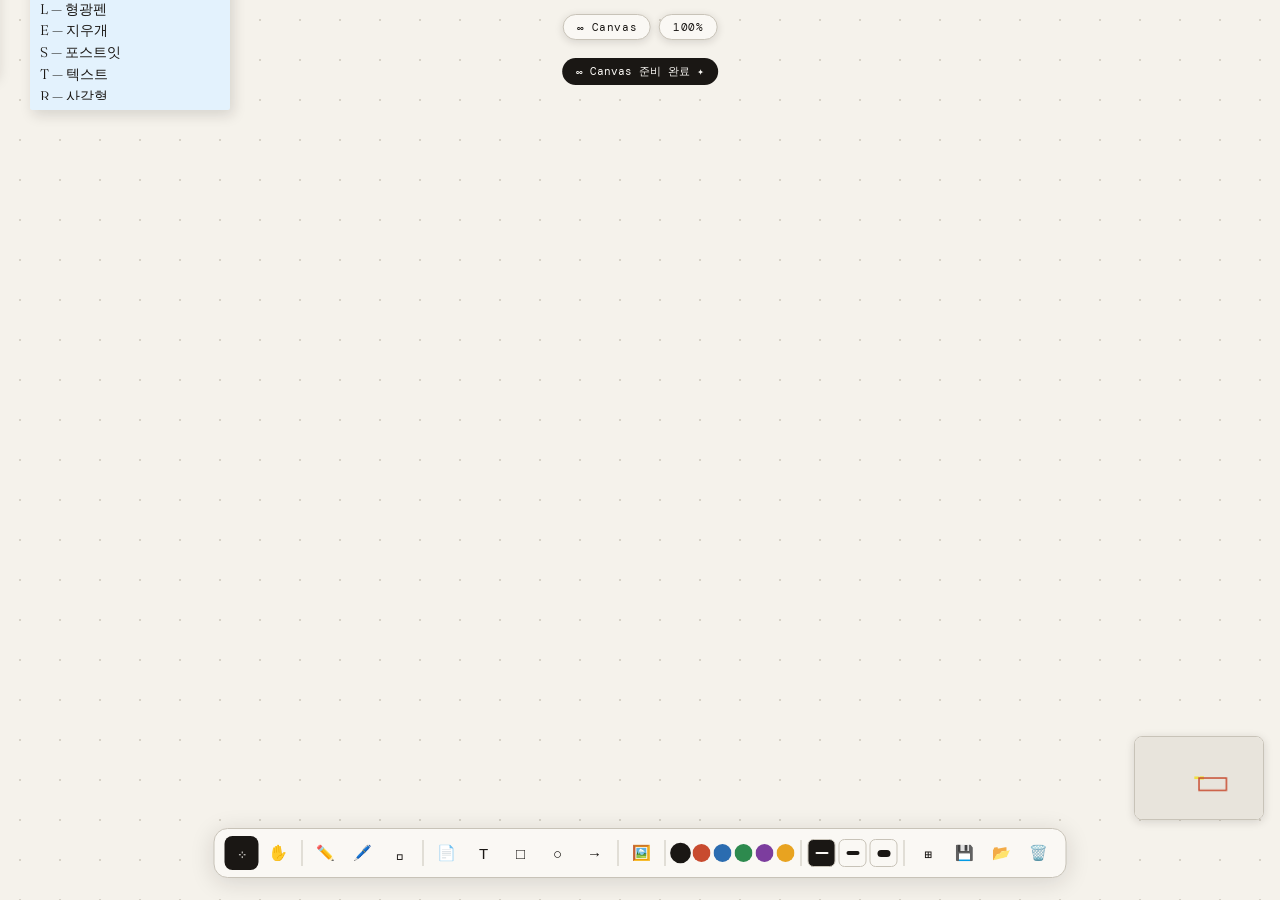
<file: whiteboard.html>
<!DOCTYPE html>
<html lang="ko">
<head>
<meta charset="UTF-8">
<meta name="viewport" content="width=device-width, initial-scale=1.0">
<title>∞ Canvas</title>
<style>
@import url('https://fonts.googleapis.com/css2?family=DM+Mono:wght@400;500&family=Fraunces:ital,opsz,wght@0,9..144,300;1,9..144,300&display=swap');

:root {
  --bg:#f5f2eb; --grid:#d8d3c8; --ink:#1a1714;
  --panel:#faf8f4; --border:#c8c3b8; --shadow:rgba(26,23,20,0.14);
  --accent:#c84b2f; --accent2:#2b6cb0;
}
*{margin:0;padding:0;box-sizing:border-box;}
body{font-family:'DM Mono',monospace;background:var(--bg);overflow:hidden;user-select:none;}

#grid{position:fixed;inset:0;pointer-events:none;z-index:0;
  background-image:radial-gradient(circle,var(--grid) 1.5px,transparent 1.5px);
  background-size:40px 40px;}

#viewport{position:fixed;inset:0;overflow:hidden;}
#board{position:absolute;top:0;left:0;transform-origin:0 0;will-change:transform;}

#svg-layer{position:absolute;top:0;left:0;width:1px;height:1px;overflow:visible;pointer-events:none;}
#preview-canvas{position:fixed;inset:0;pointer-events:none;z-index:500;}

/* ── Elements ── */
.el{position:absolute;}
.el-body{width:100%;height:100%;border-radius:2px;}
.el-handles{display:none;position:absolute;inset:-1px;pointer-events:none;}
.el.selected>.el-body{outline:2px solid var(--accent2);outline-offset:2px;}
.el.selected>.el-handles{display:block;}

.h-move{position:absolute;inset:0;cursor:move;pointer-events:all;}
.h-resize{position:absolute;width:10px;height:10px;background:white;
  border:2px solid var(--accent2);border-radius:2px;pointer-events:all;}
.h-resize.nw{top:-5px;left:-5px;cursor:nw-resize;}
.h-resize.ne{top:-5px;right:-5px;cursor:ne-resize;}
.h-resize.se{bottom:-5px;right:-5px;cursor:se-resize;}
.h-resize.sw{bottom:-5px;left:-5px;cursor:sw-resize;}
.h-resize.n{top:-5px;left:calc(50% - 5px);cursor:n-resize;}
.h-resize.s{bottom:-5px;left:calc(50% - 5px);cursor:s-resize;}
.h-resize.e{top:calc(50% - 5px);right:-5px;cursor:e-resize;}
.h-resize.w{top:calc(50% - 5px);left:-5px;cursor:w-resize;}

/* Sticky */
.sticky-body{padding:10px;display:flex;flex-direction:column;
  box-shadow:3px 5px 14px var(--shadow);min-width:140px;min-height:100px;}
.sticky-bar{display:flex;justify-content:flex-end;gap:4px;margin-bottom:6px;flex-shrink:0;}
.sticky-btn{width:16px;height:16px;border:none;border-radius:50%;background:rgba(0,0,0,0.18);
  color:rgba(0,0,0,0.6);font-size:9px;cursor:pointer;
  display:flex;align-items:center;justify-content:center;}
.sticky-btn:hover{opacity:.7;}
.sticky-body textarea{flex:1;border:none;background:transparent;resize:none;
  font-family:'Fraunces',serif;font-size:14px;font-weight:300;line-height:1.55;
  color:var(--ink);outline:none;cursor:text;min-height:70px;}

/* Text */
.text-body{padding:4px 6px;min-width:60px;min-height:30px;white-space:pre-wrap;
  word-break:break-word;font-family:'Fraunces',serif;font-weight:300;
  line-height:1.4;outline:none;cursor:text;background:transparent;}

/* Image */
.image-body{display:block;width:100%;height:100%;object-fit:contain;
  pointer-events:none;border-radius:1px;}

/* ── Toolbar ── */
#toolbar{position:fixed;bottom:22px;left:50%;transform:translateX(-50%);
  z-index:1000;background:var(--panel);border:1.5px solid var(--border);
  border-radius:14px;padding:7px 10px;display:flex;align-items:center;gap:3px;
  box-shadow:0 4px 24px var(--shadow);}
.sep{width:1px;height:26px;background:var(--border);margin:0 3px;flex-shrink:0;}
.tbtn{width:34px;height:34px;border:none;border-radius:8px;background:transparent;
  cursor:pointer;display:flex;align-items:center;justify-content:center;
  font-size:15px;color:var(--ink);transition:background .12s,transform .1s;
  position:relative;flex-shrink:0;}
.tbtn:hover{background:rgba(0,0,0,0.07);transform:translateY(-1px);}
.tbtn.active{background:var(--ink);color:var(--panel);}
.tbtn[data-tip]:hover::after{content:attr(data-tip);position:absolute;
  bottom:calc(100% + 8px);left:50%;transform:translateX(-50%);
  background:var(--ink);color:var(--panel);font-size:10px;
  padding:3px 7px;border-radius:5px;white-space:nowrap;pointer-events:none;z-index:9999;}

.cdot{width:18px;height:18px;border-radius:50%;cursor:pointer;
  border:2px solid transparent;transition:transform .1s,border-color .1s;flex-shrink:0;}
.cdot:hover{transform:scale(1.2);}
.cdot.active{border-color:var(--ink);transform:scale(1.15);}

.sbtn{display:flex;align-items:center;justify-content:center;
  width:28px;height:28px;border:1.5px solid var(--border);border-radius:6px;
  cursor:pointer;background:transparent;transition:background .12s;flex-shrink:0;}
.sbtn:hover{background:rgba(0,0,0,0.07);}
.sbtn.active{background:var(--ink);}
.sbtn.active .sline{background:var(--panel);}
.sline{border-radius:99px;background:var(--ink);width:13px;}

/* ── Topbar ── */
#topbar{position:fixed;top:14px;left:50%;transform:translateX(-50%);
  z-index:1000;display:flex;align-items:center;gap:8px;}
.pill{background:var(--panel);border:1.5px solid var(--border);border-radius:999px;
  padding:5px 13px;font-size:11px;color:var(--ink);
  box-shadow:0 2px 8px var(--shadow);letter-spacing:.05em;}
#zoom-pill{cursor:pointer;min-width:54px;text-align:center;}
#zoom-pill:hover{background:rgba(0,0,0,0.06);}

/* ── Context menu ── */
#ctx{position:fixed;z-index:9999;background:var(--panel);border:1.5px solid var(--border);
  border-radius:10px;box-shadow:0 8px 30px var(--shadow);padding:6px;display:none;min-width:130px;}
.citem{padding:7px 12px;border-radius:6px;cursor:pointer;font-size:12px;color:var(--ink);
  transition:background .1s;}
.citem:hover{background:rgba(0,0,0,0.07);}
.citem.danger{color:var(--accent);}
.cdiv{height:1px;background:var(--border);margin:4px 0;}

/* ── Snack ── */
#snack{position:fixed;top:58px;left:50%;transform:translateX(-50%) translateY(-8px);
  background:var(--ink);color:var(--panel);font-size:11px;padding:6px 14px;
  border-radius:999px;opacity:0;transition:opacity .2s,transform .2s;
  z-index:9999;pointer-events:none;}
#snack.show{opacity:1;transform:translateX(-50%) translateY(0);}

/* ── Minimap ── */
#minimap{position:fixed;bottom:80px;right:16px;width:130px;height:84px;
  background:var(--panel);border:1.5px solid var(--border);border-radius:8px;
  overflow:hidden;box-shadow:0 2px 10px var(--shadow);z-index:999;}

/* ── Selection rectangle (lasso) ── */
#sel-rect{position:fixed;border:1.5px solid var(--accent2);background:rgba(43,108,176,0.08);
  pointer-events:none;display:none;z-index:600;border-radius:2px;}
.el.lasso-hover>.el-body{outline:2px dashed var(--accent2);outline-offset:2px;}

/* ── Cursor overrides ── */
body[data-tool="pan"] #viewport{cursor:grab;}
body[data-tool="pan"].panning #viewport{cursor:grabbing;}
body[data-tool="pen"] #viewport,
body[data-tool="highlight"] #viewport,
body[data-tool="eraser"] #viewport,
body[data-tool="rect"] #viewport,
body[data-tool="circle"] #viewport,
body[data-tool="arrow"] #viewport{cursor:crosshair;}
body[data-tool="text"] #viewport{cursor:text;}
body[data-tool="select"] #viewport{cursor:default;}
</style>
</head>
<body data-tool="select">

<div id="grid"></div>
<canvas id="preview-canvas"></canvas>

<div id="topbar">
  <div class="pill">∞ Canvas</div>
  <div class="pill" id="zoom-pill" onclick="resetView()" data-tip="초기화">100%</div>
</div>

<div id="ctx">
  <div class="citem" onclick="ctxDo('front')">↑ 맨 앞으로</div>
  <div class="citem" onclick="ctxDo('back')">↓ 맨 뒤로</div>
  <div class="cdiv"></div>
  <div class="citem" onclick="ctxDo('dup')">⊞ 복제</div>
  <div class="cdiv"></div>
  <div class="citem danger" onclick="ctxDo('del')">✕ 삭제</div>
</div>

<div id="snack"></div>

<div id="sel-rect"></div>
<div id="viewport">
  <div id="board">
    <svg id="svg-layer"></svg>
  </div>
</div>

<canvas id="minimap" width="130" height="84"></canvas>

<div id="toolbar">
  <button class="tbtn active" id="t-select" data-tip="선택 (V)"   onclick="setTool('select')">⊹</button>
  <button class="tbtn"        id="t-pan"    data-tip="이동 (H)"    onclick="setTool('pan')">✋</button>
  <div class="sep"></div>
  <button class="tbtn" id="t-pen"       data-tip="펜 (P)"        onclick="setTool('pen')">✏️</button>
  <button class="tbtn" id="t-highlight" data-tip="형광펜 (L)"     onclick="setTool('highlight')">🖊️</button>
  <button class="tbtn" id="t-eraser"    data-tip="지우개 (E)"     onclick="setTool('eraser')">◻</button>
  <div class="sep"></div>
  <button class="tbtn" id="t-sticky" data-tip="포스트잇 (S)"     onclick="addSticky()">📄</button>
  <button class="tbtn" id="t-text"   data-tip="텍스트 (T)"       onclick="setTool('text')">T</button>
  <button class="tbtn" id="t-rect"   data-tip="사각형 (R)"       onclick="setTool('rect')">□</button>
  <button class="tbtn" id="t-circle" data-tip="원 (C)"           onclick="setTool('circle')">○</button>
  <button class="tbtn" id="t-arrow"  data-tip="화살표 (A)"       onclick="setTool('arrow')">→</button>
  <div class="sep"></div>
  <button class="tbtn" data-tip="이미지 업로드" onclick="document.getElementById('img-in').click()">🖼️</button>
  <div class="sep"></div>
  <div class="cdot active" style="background:#1a1714" data-c="#1a1714" onclick="setColor(this)"></div>
  <div class="cdot" style="background:#c84b2f" data-c="#c84b2f" onclick="setColor(this)"></div>
  <div class="cdot" style="background:#2b6cb0" data-c="#2b6cb0" onclick="setColor(this)"></div>
  <div class="cdot" style="background:#2d8a4e" data-c="#2d8a4e" onclick="setColor(this)"></div>
  <div class="cdot" style="background:#7c3d9e" data-c="#7c3d9e" onclick="setColor(this)"></div>
  <div class="cdot" style="background:#e8a320" data-c="#e8a320" onclick="setColor(this)"></div>
  <div class="sep"></div>
  <button class="sbtn active" data-sw="2"  onclick="setStroke(this,2)"><div class="sline" style="height:2px"></div></button>
  <button class="sbtn"        data-sw="5"  onclick="setStroke(this,5)"><div class="sline" style="height:4px"></div></button>
  <button class="sbtn"        data-sw="10" onclick="setStroke(this,10)"><div class="sline" style="height:7px"></div></button>
  <div class="sep"></div>
  <button class="tbtn" data-tip="그리드 (G)"   onclick="toggleGrid()">⊞</button>
  <button class="tbtn" data-tip="저장 Ctrl+S"  onclick="saveBoard()">💾</button>
  <button class="tbtn" data-tip="불러오기"      onclick="document.getElementById('load-in').click()">📂</button>
  <button class="tbtn" data-tip="전체 지우기"   onclick="clearAll()">🗑️</button>
</div>

<input type="file" id="img-in"  accept="image/*"        style="display:none" onchange="handleImg(event)">
<input type="file" id="load-in" accept=".canvas,.json"  style="display:none" onchange="loadBoard(event)">

<script>
/* ════════════════════════════════════════════════════════
   GLOBALS
════════════════════════════════════════════════════════ */
const vp    = document.getElementById('viewport');
const board = document.getElementById('board');
const svgl  = document.getElementById('svg-layer');
const pCvs  = document.getElementById('preview-canvas');
const pCtx  = pCvs.getContext('2d');
const mmCvs = document.getElementById('minimap');
const mmCtx = mmCvs.getContext('2d');

let T = {x:0,y:0,s:1};
let tool='select', color='#1a1714', sw=2;

let panning=false, panOrigin={x:0,y:0};
let drawing=false, drawPts=[], livePth=null, shapeA=null;
let dragging=null;   // {el, ox, oy} or {els:[{el,ox,oy}]} for multi
let resizing=null;   // {el, dir, r0, m0}   r0={x,y,w,h}  m0={x,y} board coords
let selected=null;
let selectedEls=[];  // multi-select
let lasso=null;      // {x0,y0,x1,y1} screen coords for rubber-band
let ctxEl=null;
let strokes=[];      // SVG stroke records for serialisation
let zTop=10;
let gridOn=true;

/* ════════════════════════════════════════════════════════
   PREVIEW CANVAS
════════════════════════════════════════════════════════ */
function resizePCvs(){pCvs.width=innerWidth;pCvs.height=innerHeight;}
resizePCvs(); window.addEventListener('resize',resizePCvs);

/* ════════════════════════════════════════════════════════
   TRANSFORM
════════════════════════════════════════════════════════ */
function applyT(){
  board.style.transform=`translate(${T.x}px,${T.y}px) scale(${T.s})`;
  document.getElementById('zoom-pill').textContent=Math.round(T.s*100)+'%';
  updateGrid(); updateMinimap();
}
function s2b(sx,sy){return{x:(sx-T.x)/T.s, y:(sy-T.y)/T.s};}
function b2s(bx,by){return{x:bx*T.s+T.x,  y:by*T.s+T.y};}
function resetView(){T={x:0,y:0,s:1};applyT();}

function updateGrid(){
  const g=document.getElementById('grid');
  if(!gridOn){g.style.display='none';return;}
  g.style.display='block';
  const sz=40*T.s;
  g.style.backgroundSize=`${sz}px ${sz}px`;
  g.style.backgroundPosition=`${T.x%sz}px ${T.y%sz}px`;
}
function toggleGrid(){gridOn=!gridOn;updateGrid();}

/* ════════════════════════════════════════════════════════
   TOOL / COLOR / STROKE
════════════════════════════════════════════════════════ */
function setTool(t){
  tool=t;
  document.body.setAttribute('data-tool',t);
  document.querySelectorAll('.tbtn[id^="t-"]').forEach(b=>b.classList.remove('active'));
  const btn=document.getElementById('t-'+t);
  if(btn) btn.classList.add('active');
  deselectAll(); closeCtx();
}
function setColor(el){
  document.querySelectorAll('.cdot').forEach(d=>d.classList.remove('active'));
  el.classList.add('active'); color=el.dataset.c;
}
function setStroke(el,v){
  document.querySelectorAll('.sbtn').forEach(b=>b.classList.remove('active'));
  el.classList.add('active'); sw=v;
}

/* ════════════════════════════════════════════════════════
   WHEEL ZOOM
════════════════════════════════════════════════════════ */
vp.addEventListener('wheel',e=>{
  e.preventDefault(); closeCtx();
  const f=e.deltaY<0?1.09:0.92;
  const ns=Math.min(8,Math.max(0.08,T.s*f));
  T.x=e.clientX-(e.clientX-T.x)*(ns/T.s);
  T.y=e.clientY-(e.clientY-T.y)*(ns/T.s);
  T.s=ns; applyT();
},{passive:false});

/* ════════════════════════════════════════════════════════
   MOUSE DOWN on viewport
════════════════════════════════════════════════════════ */
vp.addEventListener('mousedown',e=>{
  if(e.button===2) return;
  closeCtx();

  /* pan — middle mouse or pan tool */
  if(e.button===1 || tool==='pan'){
    panning=true;
    panOrigin={x:e.clientX-T.x, y:e.clientY-T.y};
    document.body.classList.add('panning');
    e.preventDefault(); return;
  }

  /* drawing tools */
  const bp=s2b(e.clientX,e.clientY);

  if(tool==='pen'||tool==='highlight'){
    drawing=true; drawPts=[bp];
    livePth=mkSvg('path');
    livePth.setAttribute('fill','none');
    livePth.setAttribute('stroke', tool==='highlight'?color+'99':color);
    livePth.setAttribute('stroke-width', tool==='highlight'?sw*4:sw);
    livePth.setAttribute('stroke-linecap','round');
    livePth.setAttribute('stroke-linejoin','round');
    svgl.appendChild(livePth); return;
  }
  if(tool==='eraser'){drawing=true; eraseAt(bp,e.clientX,e.clientY); return;}
  if(tool==='rect'||tool==='circle'||tool==='arrow'){drawing=true; shapeA=bp; return;}
  if(tool==='text'){ addText(bp); return; }

  /* select: click on empty → start lasso */
  if(tool==='select'){
    const clickedEl=e.target.closest('.el');
    if(!clickedEl){
      // Start rubber-band lasso on empty canvas
      deselectAll();
      lasso={x0:e.clientX,y0:e.clientY,x1:e.clientX,y1:e.clientY};
      showSelRect(lasso);
      e.preventDefault();
    }
    // else: element handles its own mousedown → select()
  }
});

/* ════════════════════════════════════════════════════════
   MOUSE MOVE (global)
════════════════════════════════════════════════════════ */
window.addEventListener('mousemove',e=>{
  if(panning){
    T.x=e.clientX-panOrigin.x; T.y=e.clientY-panOrigin.y;
    applyT(); return;
  }
  if(dragging){
    const bp=s2b(e.clientX,e.clientY);
    if(dragging.els){
      // multi-drag
      dragging.els.forEach(d=>{
        d.el.style.left=(bp.x-d.ox)+'px';
        d.el.style.top =(bp.y-d.oy)+'px';
      });
    } else {
      dragging.el.style.left=(bp.x-dragging.ox)+'px';
      dragging.el.style.top =(bp.y-dragging.oy)+'px';
    }
    updateMinimap(); return;
  }
  if(resizing){ doResize(e.clientX,e.clientY); return; }

  /* lasso */
  if(lasso){
    lasso.x1=e.clientX; lasso.y1=e.clientY;
    showSelRect(lasso);
    highlightLasso(lasso);
    return;
  }

  if(!drawing) return;
  const bp=s2b(e.clientX,e.clientY);
  if(tool==='pen'||tool==='highlight'){
    drawPts.push(bp);
    if(livePth) livePth.setAttribute('d',pts2path(drawPts));
  }
  if(tool==='eraser') eraseAt(bp,e.clientX,e.clientY);
  if((tool==='rect'||tool==='circle'||tool==='arrow')&&shapeA)
    previewShape(shapeA,bp);
});

/* ════════════════════════════════════════════════════════
   MOUSE UP (global)
════════════════════════════════════════════════════════ */
window.addEventListener('mouseup',e=>{
  document.body.classList.remove('panning');
  if(panning){ panning=false; return; }
  if(dragging){ dragging=null; updateMinimap(); return; }
  if(resizing){ resizing=null; updateMinimap(); return; }

  /* finalize lasso */
  if(lasso){
    finalizeLasso(lasso);
    lasso=null;
    hideSelRect();
    return;
  }

  if(!drawing) return;
  drawing=false;
  pCtx.clearRect(0,0,pCvs.width,pCvs.height);

  if(tool==='pen'||tool==='highlight'){
    if(drawPts.length>1){
      const col=tool==='highlight'?color+'99':color;
      const lw=tool==='highlight'?sw*4:sw;
      const attrs={d:pts2path(drawPts),stroke:col,'stroke-width':lw,fill:'none',
                   'stroke-linecap':'round','stroke-linejoin':'round'};
      livePth && setAttrs(livePth,attrs);
      strokes.push({kind:'path',attrs,svgEl:livePth});
    } else { livePth && svgl.removeChild(livePth); }
    livePth=null; drawPts=[];
  }
  if((tool==='rect'||tool==='circle'||tool==='arrow')&&shapeA){
    const bp=s2b(e.clientX,e.clientY);
    const dx=Math.abs(bp.x-shapeA.x),dy=Math.abs(bp.y-shapeA.y);
    if(dx>4||dy>4) finalizeShape(shapeA,bp);
    shapeA=null;
  }
});

/* ════════════════════════════════════════════════════════
   CONTEXT MENU
════════════════════════════════════════════════════════ */
vp.addEventListener('contextmenu',e=>{
  e.preventDefault();
  const el=e.target.closest('.el');
  if(el){
    ctxEl=el;
    const m=document.getElementById('ctx');
    m.style.left=e.clientX+'px'; m.style.top=e.clientY+'px';
    m.style.display='block';
  }
});
document.addEventListener('click',()=>closeCtx());
function closeCtx(){ document.getElementById('ctx').style.display='none'; }
function ctxDo(a){
  if(!ctxEl)return; closeCtx();
  if(a==='del'){
    // delete all selected or just ctxEl
    const targets=selectedEls.length>0?[...selectedEls]:[ctxEl];
    targets.forEach(e=>e.remove());
    selectedEls=[]; selected=null; updateMinimap();
  }
  if(a==='dup') duplicateEl(ctxEl);
  if(a==='front') ctxEl.style.zIndex=++zTop;
  if(a==='back')  ctxEl.style.zIndex=1;
}

/* ════════════════════════════════════════════════════════
   SVG HELPERS
════════════════════════════════════════════════════════ */
function mkSvg(tag){ return document.createElementNS('http://www.w3.org/2000/svg',tag); }
function setAttrs(el,attrs){ for(const[k,v] of Object.entries(attrs)) el.setAttribute(k,v); }

function pts2path(pts){
  if(pts.length<2) return '';
  let d=`M${pts[0].x},${pts[0].y}`;
  for(let i=1;i<pts.length;i++){
    const p=pts[i-1],c=pts[i];
    d+=` Q${p.x},${p.y} ${(p.x+c.x)/2},${(p.y+c.y)/2}`;
  }
  return d;
}

function previewShape(a,b){
  pCtx.clearRect(0,0,pCvs.width,pCvs.height);
  const sa=b2s(a.x,a.y), sb=b2s(b.x,b.y);
  pCtx.save();
  pCtx.strokeStyle=color; pCtx.lineWidth=sw*T.s;
  pCtx.lineCap='round'; pCtx.lineJoin='round';
  if(tool==='rect') pCtx.strokeRect(sa.x,sa.y,sb.x-sa.x,sb.y-sa.y);
  if(tool==='circle'){
    const rx=(sb.x-sa.x)/2,ry=(sb.y-sa.y)/2;
    pCtx.beginPath();
    pCtx.ellipse(sa.x+rx,sa.y+ry,Math.abs(rx),Math.abs(ry),0,0,Math.PI*2);
    pCtx.stroke();
  }
  if(tool==='arrow'){
    pCtx.beginPath(); pCtx.moveTo(sa.x,sa.y); pCtx.lineTo(sb.x,sb.y); pCtx.stroke();
    const ang=Math.atan2(sb.y-sa.y,sb.x-sa.x), hl=(12+sw*2)*T.s;
    pCtx.beginPath();
    pCtx.moveTo(sb.x,sb.y);
    pCtx.lineTo(sb.x-hl*Math.cos(ang-0.45),sb.y-hl*Math.sin(ang-0.45));
    pCtx.moveTo(sb.x,sb.y);
    pCtx.lineTo(sb.x-hl*Math.cos(ang+0.45),sb.y-hl*Math.sin(ang+0.45));
    pCtx.stroke();
  }
  pCtx.restore();
}

function finalizeShape(a,b){
  if(tool==='rect'){
    const x=Math.min(a.x,b.x),y=Math.min(a.y,b.y),
          w=Math.abs(b.x-a.x),h=Math.abs(b.y-a.y);
    const el=mkSvg('rect');
    const attrs={x,y,width:w,height:h,fill:'none',stroke:color,'stroke-width':sw,'stroke-linecap':'round'};
    setAttrs(el,attrs); svgl.appendChild(el);
    strokes.push({kind:'rect',attrs,svgEl:el});
  }
  if(tool==='circle'){
    const cx=(a.x+b.x)/2,cy=(a.y+b.y)/2,
          rx=Math.abs(b.x-a.x)/2,ry=Math.abs(b.y-a.y)/2;
    const el=mkSvg('ellipse');
    const attrs={cx,cy,rx,ry,fill:'none',stroke:color,'stroke-width':sw};
    setAttrs(el,attrs); svgl.appendChild(el);
    strokes.push({kind:'ellipse',attrs,svgEl:el});
  }
  if(tool==='arrow'){
    const g=mkSvg('g');
    const line=mkSvg('line');
    setAttrs(line,{x1:a.x,y1:a.y,x2:b.x,y2:b.y,
      stroke:color,'stroke-width':sw,'stroke-linecap':'round'});
    const ang=Math.atan2(b.y-a.y,b.x-a.x), hl=12+sw*2;
    const d=`M${b.x},${b.y} L${b.x-hl*Math.cos(ang-0.45)},${b.y-hl*Math.sin(ang-0.45)} M${b.x},${b.y} L${b.x-hl*Math.cos(ang+0.45)},${b.y-hl*Math.sin(ang+0.45)}`;
    const path=mkSvg('path');
    setAttrs(path,{d,stroke:color,'stroke-width':sw,'stroke-linecap':'round',fill:'none'});
    g.appendChild(line); g.appendChild(path); svgl.appendChild(g);
    strokes.push({kind:'arrow',svgEl:g,
      attrs:{x1:a.x,y1:a.y,x2:b.x,y2:b.y,stroke:color,'stroke-width':sw,hl,d}});
  }
  updateMinimap();
}

/* ════════════════════════════════════════════════════════
   ERASER
════════════════════════════════════════════════════════ */
function eraseAt(bp){
  const r=14/T.s;
  for(let i=strokes.length-1;i>=0;i--){
    try{
      const bb=strokes[i].svgEl.getBBox();
      if(bp.x>=bb.x-r&&bp.x<=bb.x+bb.width+r&&
         bp.y>=bb.y-r&&bp.y<=bb.y+bb.height+r){
        svgl.removeChild(strokes[i].svgEl); strokes.splice(i,1);
      }
    }catch(e){}
  }
}

/* ════════════════════════════════════════════════════════
   ELEMENT SYSTEM (sticky / text / image)
════════════════════════════════════════════════════════ */
function makeEl(x,y,w,h){
  const el=document.createElement('div');
  el.className='el';
  el.style.cssText=`left:${x}px;top:${y}px;width:${w}px;height:${h}px;z-index:${++zTop};`;
  return el;
}

/* Attach handles (move + 8-direction resize) */
function addHandles(el){
  const hc=document.createElement('div');
  hc.className='el-handles';

  /* move */
  const mv=document.createElement('div'); mv.className='h-move';

  function startMove(clientX, clientY){
    if(tool!=='select') return;
    select(el,false); el.style.zIndex=++zTop;
    const bp=s2b(clientX,clientY);
    if(selectedEls.length>1){
      dragging={els: selectedEls.map(e2=>({
        el:e2,
        ox:bp.x-parseFloat(e2.style.left),
        oy:bp.y-parseFloat(e2.style.top)
      }))};
    } else {
      dragging={el, ox:bp.x-parseFloat(el.style.left), oy:bp.y-parseFloat(el.style.top)};
    }
  }
  mv.addEventListener('mousedown',e=>{
    if(e.button!==0) return;
    e.stopPropagation(); e.preventDefault();
    startMove(e.clientX,e.clientY);
  });
  mv.addEventListener('touchstart',e=>{
    if(e.touches.length!==1) return;
    e.stopPropagation(); e.preventDefault();
    startMove(e.touches[0].clientX,e.touches[0].clientY);
  },{passive:false});
  hc.appendChild(mv);

  /* resize corners + edges */
  ['nw','n','ne','e','se','s','sw','w'].forEach(dir=>{
    const rh=document.createElement('div'); rh.className=`h-resize ${dir}`;

    function startResize(clientX, clientY){
      const r0={x:parseFloat(el.style.left),y:parseFloat(el.style.top),
                w:parseFloat(el.style.width),h:parseFloat(el.style.height)};
      const m0=s2b(clientX,clientY);
      resizing={el,dir,r0,m0};
    }
    rh.addEventListener('mousedown',e=>{
      e.stopPropagation(); e.preventDefault();
      startResize(e.clientX,e.clientY);
    });
    rh.addEventListener('touchstart',e=>{
      if(e.touches.length!==1) return;
      e.stopPropagation(); e.preventDefault();
      startResize(e.touches[0].clientX,e.touches[0].clientY);
    },{passive:false});
    hc.appendChild(rh);
  });
  el.appendChild(hc);
}

function doResize(clientX, clientY){
  if(!resizing) return;
  const {el,dir,r0,m0}=resizing;
  const cur=s2b(clientX,clientY);
  const dx=cur.x-m0.x, dy=cur.y-m0.y;
  let {x,y,w,h}=r0;
  const MIN_W=60, MIN_H=40;

  if(dir.includes('e')){w=Math.max(MIN_W,r0.w+dx);}
  if(dir.includes('s')){h=Math.max(MIN_H,r0.h+dy);}
  if(dir.includes('w')){
    const nw=Math.max(MIN_W,r0.w-dx);
    x=r0.x+r0.w-nw; w=nw;
  }
  if(dir.includes('n')){
    const nh=Math.max(MIN_H,r0.h-dy);
    y=r0.y+r0.h-nh; h=nh;
  }
  el.style.left=x+'px'; el.style.top=y+'px';
  el.style.width=w+'px'; el.style.height=h+'px';
}

/* ── Selection ── */
function select(el, additive=false){
  if(!additive) deselectAll();
  if(selectedEls.includes(el)) return;
  selectedEls.push(el);
  selected=el; // keep for single-el operations
  el.classList.add('selected');
  el.querySelector('.el-handles').style.display='block';
}
function deselect(el){
  el.classList.remove('selected');
  el.querySelector('.el-handles').style.display='none';
  selectedEls=selectedEls.filter(e=>e!==el);
  if(selected===el) selected=selectedEls[selectedEls.length-1]||null;
}
function deselectAll(){
  selectedEls.forEach(el=>{
    el.classList.remove('selected');
    el.querySelector('.el-handles').style.display='none';
  });
  selectedEls=[]; selected=null;
}
// legacy alias
// (legacy alias removed)

/* ── Lasso rubber-band ── */
const selRect=document.getElementById('sel-rect');
function showSelRect(l){
  const x=Math.min(l.x0,l.x1), y=Math.min(l.y0,l.y1);
  const w=Math.abs(l.x1-l.x0), h=Math.abs(l.y1-l.y0);
  selRect.style.cssText=`display:block;left:${x}px;top:${y}px;width:${w}px;height:${h}px;`;
}
function hideSelRect(){ selRect.style.display='none'; }
function highlightLasso(l){
  const sx=Math.min(l.x0,l.x1), sy=Math.min(l.y0,l.y1);
  const ex=Math.max(l.x0,l.x1), ey=Math.max(l.y0,l.y1);
  // remove 'selected' class from all without touching selectedEls (we'll commit on mouseup)
  board.querySelectorAll('.el').forEach(el=>{
    const ex2=parseFloat(el.style.left),ey2=parseFloat(el.style.top);
    const ew=parseFloat(el.style.width), eh=parseFloat(el.style.height);
    const s2=b2s(ex2,ey2), se=b2s(ex2+ew,ey2+eh);
    const hit=se.x>sx&&s2.x<ex&&se.y>sy&&s2.y<ey;
    el.classList.toggle('lasso-hover',hit);
  });
}
function finalizeLasso(l){
  const sx=Math.min(l.x0,l.x1), sy=Math.min(l.y0,l.y1);
  const ex=Math.max(l.x0,l.x1), ey=Math.max(l.y0,l.y1);
  const dx=ex-sx, dy=ey-sy;
  deselectAll();
  if(dx<4&&dy<4){ return; } // tiny drag = just deselect
  board.querySelectorAll('.el').forEach(el=>{
    el.classList.remove('lasso-hover');
    const bx=parseFloat(el.style.left),by=parseFloat(el.style.top);
    const bw=parseFloat(el.style.width),bh=parseFloat(el.style.height);
    const s2=b2s(bx,by), se=b2s(bx+bw,by+bh);
    if(se.x>sx&&s2.x<ex&&se.y>sy&&s2.y<ey) select(el,true);
  });
}

function attachSelectClick(el){
  // Mouse
  el.addEventListener('mousedown',e=>{
    if(tool!=='select') return;
    e.stopPropagation();
    const additive=e.shiftKey||e.metaKey||e.ctrlKey;
    if(!additive && !selectedEls.includes(el)){
      deselectAll();
    }
    select(el, additive || selectedEls.includes(el));
    el.style.zIndex=++zTop;
    // start drag for all selected
    const bp=s2b(e.clientX,e.clientY);
    if(selectedEls.length>1){
      dragging={els: selectedEls.map(e2=>({
        el:e2,
        ox:bp.x-parseFloat(e2.style.left),
        oy:bp.y-parseFloat(e2.style.top)
      }))};
    } else {
      dragging={el, ox:bp.x-parseFloat(el.style.left), oy:bp.y-parseFloat(el.style.top)};
    }
    e.preventDefault();
  });
  // Touch
  el.addEventListener('touchstart',e=>{
    if(tool!=='select') return;
    if(e.touches.length!==1) return;
    e.stopPropagation();
    const t=e.touches[0];
    const additive=false;
    if(!selectedEls.includes(el)) deselectAll();
    select(el, additive);
    el.style.zIndex=++zTop;
    const bp=s2b(t.clientX,t.clientY);
    if(selectedEls.length>1){
      dragging={els: selectedEls.map(e2=>({
        el:e2,
        ox:bp.x-parseFloat(e2.style.left),
        oy:bp.y-parseFloat(e2.style.top)
      }))};
    } else {
      dragging={el, ox:bp.x-parseFloat(el.style.left), oy:bp.y-parseFloat(el.style.top)};
    }
    e.preventDefault();
  },{passive:false});
}

/* ════════════════════════════════════════════════════════
   STICKY NOTE
════════════════════════════════════════════════════════ */
const SC=['#fff9c4','#fce4ec','#e3f2fd','#e8f5e9','#f3e5f5','#fff3e0'];
let sci=0;

function addSticky(opts={}){
  const c=s2b(innerWidth/2,innerHeight/2);
  const x=opts.x??c.x-100, y=opts.y??c.y-80;
  const w=opts.w??200, h=opts.h??170;
  const bg=opts.bg??SC[sci++%SC.length];
  const txt=opts.text??'';

  const el=makeEl(x,y,w,h);
  el.dataset.kind='sticky';

  const body=document.createElement('div');
  body.className='el-body sticky-body';
  body.style.background=bg;
  body.innerHTML=`
    <div class="sticky-bar">
      <button class="sticky-btn" onclick="cycleStickyBg(this.closest('.el'))">◐</button>
      <button class="sticky-btn" onclick="this.closest('.el').remove();updateMinimap()">✕</button>
    </div>
    <textarea placeholder="메모...">${txt}</textarea>`;

  const ta=body.querySelector('textarea');
  ta.addEventListener('mousedown',e=>e.stopPropagation());
  ta.addEventListener('touchstart',e=>e.stopPropagation(),{passive:true});

  el.appendChild(body);
  addHandles(el); attachSelectClick(el);
  board.appendChild(el);
  if(!opts.x) setTimeout(()=>ta.focus(),50);
  updateMinimap(); return el;
}
function cycleStickyBg(el){
  const b=el.querySelector('.sticky-body');
  const i=SC.indexOf(b.style.background);
  b.style.background=SC[(i+1)%SC.length];
}

/* ════════════════════════════════════════════════════════
   TEXT ELEMENT
════════════════════════════════════════════════════════ */
function addText(bp,opts={}){
  const x=opts.x??bp.x, y=opts.y??bp.y;
  const w=opts.w??200,  h=opts.h??50;
  const fs=opts.fontSize??Math.max(12,Math.round(22/T.s));
  const col=opts.color??color;
  const txt=opts.text??'';

  const el=makeEl(x,y,w,h);
  el.dataset.kind='text';

  const body=document.createElement('div');
  body.className='el-body text-body';
  body.contentEditable=true;
  body.spellcheck=false;
  body.style.color=col;
  body.style.fontSize=fs+'px';
  body.textContent=txt;

  body.addEventListener('mousedown',e=>e.stopPropagation());
  body.addEventListener('touchstart',e=>e.stopPropagation(),{passive:true});
  body.addEventListener('blur',()=>{
    if(!body.textContent.trim()&&!opts.text){el.remove();return;}
    updateMinimap();
  });

  el.appendChild(body);
  addHandles(el); attachSelectClick(el);
  board.appendChild(el);
  setTimeout(()=>{ body.focus(); placeCursorAtEnd(body); setTool('select'); },50);
  updateMinimap(); return el;
}
function placeCursorAtEnd(el){
  const r=document.createRange(); r.selectNodeContents(el); r.collapse(false);
  const s=window.getSelection(); s.removeAllRanges(); s.addRange(r);
}

/* ════════════════════════════════════════════════════════
   IMAGE ELEMENT
════════════════════════════════════════════════════════ */
function addImage(src,opts={}){
  const c=s2b(innerWidth/2,innerHeight/2);
  const x=opts.x??c.x-150, y=opts.y??c.y-100;
  const w=opts.w??320, h=opts.h??240;

  const el=makeEl(x,y,w,h);
  el.dataset.kind='image';

  const img=document.createElement('img');
  img.className='el-body image-body';
  img.src=src;
  el.appendChild(img);
  addHandles(el); attachSelectClick(el);
  board.appendChild(el); updateMinimap(); return el;
}
function handleImg(evt){
  const f=evt.target.files[0]; if(!f) return;
  const r=new FileReader();
  r.onload=e=>{ addImage(e.target.result); showSnack('이미지 추가됨'); };
  r.readAsDataURL(f); evt.target.value='';
}

/* ════════════════════════════════════════════════════════
   DUPLICATE
════════════════════════════════════════════════════════ */
function duplicateEl(el){
  const kind=el.dataset.kind;
  const x=parseFloat(el.style.left)+20, y=parseFloat(el.style.top)+20;
  const w=parseFloat(el.style.width),   h=parseFloat(el.style.height);
  if(kind==='sticky'){
    const bg=el.querySelector('.sticky-body').style.background;
    const txt=el.querySelector('textarea').value;
    addSticky({x,y,w,h,bg,text:txt});
  } else if(kind==='text'){
    const b=el.querySelector('.text-body');
    addText({},{x,y,w,h,text:b.textContent,color:b.style.color,fontSize:parseFloat(b.style.fontSize)});
  } else if(kind==='image'){
    addImage(el.querySelector('img').src,{x,y,w,h});
  }
  updateMinimap();
}

/* ════════════════════════════════════════════════════════
   KEYBOARD
════════════════════════════════════════════════════════ */
document.addEventListener('keydown',e=>{
  const ae=document.activeElement;
  if(ae?.tagName==='TEXTAREA'||ae?.isContentEditable) return;
  const map={v:'select',h:'pan',p:'pen',l:'highlight',e:'eraser',r:'rect',c:'circle',a:'arrow',t:'text'};
  if(map[e.key]){setTool(map[e.key]);return;}
  if(e.key==='s'&&!e.ctrlKey&&!e.metaKey){addSticky();return;}
  if((e.ctrlKey||e.metaKey)&&e.key==='s'){e.preventDefault();saveBoard();return;}
  if((e.ctrlKey||e.metaKey)&&e.key==='d'){
    e.preventDefault();
    const targets=selectedEls.length>0?[...selectedEls]:(selected?[selected]:[]);
    targets.forEach(el=>duplicateEl(el));
    return;
  }
  if(e.key==='Delete'||e.key==='Backspace'){
    const targets=selectedEls.length>0?[...selectedEls]:(selected?[selected]:[]);
    targets.forEach(el=>{el.remove();});
    selectedEls=[]; selected=null; updateMinimap(); return;
  }
  if((e.ctrlKey||e.metaKey)&&e.key==='a'){
    e.preventDefault();
    deselectAll();
    board.querySelectorAll('.el').forEach(el=>select(el,true));
    return;
  }
  if(e.key==='Escape'){ deselectAll(); return; }
  if(e.key==='='||e.key==='+'){T.s=Math.min(8,T.s*1.1);applyT();}
  if(e.key==='-'){T.s=Math.max(0.08,T.s*0.9);applyT();}
  if(e.key==='0') resetView();
  if(e.key==='g') toggleGrid();
});

/* ════════════════════════════════════════════════════════
   MINIMAP
════════════════════════════════════════════════════════ */
function updateMinimap(){
  mmCtx.clearRect(0,0,130,84);
  mmCtx.fillStyle='#e8e4dc'; mmCtx.fillRect(0,0,130,84);
  const W=6000,H=6000,ox=W/2,oy=H/2;
  const sx=130/W,sy=84/H;
  board.querySelectorAll('.el').forEach(el=>{
    const x=parseFloat(el.style.left)||0, y=parseFloat(el.style.top)||0;
    const w=parseFloat(el.style.width)||60, h=parseFloat(el.style.height)||40;
    const k=el.dataset.kind;
    mmCtx.fillStyle=k==='sticky'?'#f0e040':k==='image'?'#aac4ee':'#b0c4b0';
    mmCtx.fillRect((x+ox)*sx,(y+oy)*sy,w*sx,h*sy);
  });
  const vpW=innerWidth/T.s,vpH=innerHeight/T.s;
  const vpX=-T.x/T.s,vpY=-T.y/T.s;
  mmCtx.strokeStyle='#c84b2f'; mmCtx.lineWidth=1.5;
  mmCtx.strokeRect((vpX+ox)*sx,(vpY+oy)*sy,vpW*sx,vpH*sy);
}

/* ════════════════════════════════════════════════════════
   PASTE
════════════════════════════════════════════════════════ */
document.addEventListener('paste',e=>{
  const items=e.clipboardData?.items; if(!items) return;
  for(const item of items){
    if(item.type.startsWith('image/')){
      const r=new FileReader();
      r.onload=ev=>{addImage(ev.target.result);showSnack('이미지 붙여넣기 완료');};
      r.readAsDataURL(item.getAsFile());
    }
  }
});

/* ════════════════════════════════════════════════════════
   TOUCH — SINGLE FINGER (drag / resize / pan / lasso)
════════════════════════════════════════════════════════ */
let touchPanOrigin=null;
let touchLasso=null;

vp.addEventListener('touchstart',e=>{
  if(e.touches.length!==1) return;
  const t=e.touches[0];
  closeCtx();

  if(tool==='pan'){
    touchPanOrigin={x:t.clientX-T.x,y:t.clientY-T.y};
    document.body.classList.add('panning');
    e.preventDefault(); return;
  }
  const bp=s2b(t.clientX,t.clientY);
  if(tool==='pen'||tool==='highlight'){
    drawing=true; drawPts=[bp];
    livePth=mkSvg('path');
    livePth.setAttribute('fill','none');
    livePth.setAttribute('stroke',tool==='highlight'?color+'99':color);
    livePth.setAttribute('stroke-width',tool==='highlight'?sw*4:sw);
    livePth.setAttribute('stroke-linecap','round');
    livePth.setAttribute('stroke-linejoin','round');
    svgl.appendChild(livePth); e.preventDefault(); return;
  }
  if(tool==='eraser'){drawing=true;eraseAt(bp);e.preventDefault();return;}
  if(tool==='rect'||tool==='circle'||tool==='arrow'){drawing=true;shapeA=bp;e.preventDefault();return;}
  if(tool==='text'){addText(bp);e.preventDefault();return;}
  if(tool==='select'){
    const clickedEl=e.target.closest('.el');
    if(!clickedEl){
      deselectAll();
      touchLasso={x0:t.clientX,y0:t.clientY,x1:t.clientX,y1:t.clientY};
      showSelRect(touchLasso);
      e.preventDefault();
    }
  }
},{passive:false});

window.addEventListener('touchmove',e=>{
  if(e.touches.length===2) return; // handled by pinch
  if(e.touches.length!==1) return;
  const t=e.touches[0];

  if(touchPanOrigin){
    T.x=t.clientX-touchPanOrigin.x; T.y=t.clientY-touchPanOrigin.y;
    applyT(); e.preventDefault(); return;
  }
  if(dragging){
    const bp=s2b(t.clientX,t.clientY);
    if(dragging.els){
      dragging.els.forEach(d=>{
        d.el.style.left=(bp.x-d.ox)+'px';
        d.el.style.top =(bp.y-d.oy)+'px';
      });
    } else {
      dragging.el.style.left=(bp.x-dragging.ox)+'px';
      dragging.el.style.top =(bp.y-dragging.oy)+'px';
    }
    updateMinimap(); e.preventDefault(); return;
  }
  if(resizing){ doResize(t.clientX,t.clientY); updateMinimap(); e.preventDefault(); return; }
  if(touchLasso){
    touchLasso.x1=t.clientX; touchLasso.y1=t.clientY;
    showSelRect(touchLasso);
    highlightLasso(touchLasso);
    e.preventDefault(); return;
  }
  if(!drawing) return;
  e.preventDefault();
  const bp=s2b(t.clientX,t.clientY);
  if(tool==='pen'||tool==='highlight'){
    drawPts.push(bp);
    if(livePth) livePth.setAttribute('d',pts2path(drawPts));
  }
  if(tool==='eraser') eraseAt(bp);
  if((tool==='rect'||tool==='circle'||tool==='arrow')&&shapeA) previewShape(shapeA,bp);
},{passive:false});

window.addEventListener('touchend',e=>{
  document.body.classList.remove('panning');
  if(touchPanOrigin){touchPanOrigin=null;return;}
  if(dragging){dragging=null;updateMinimap();return;}
  if(resizing){resizing=null;updateMinimap();return;}
  if(touchLasso){
    finalizeLasso(touchLasso);
    touchLasso=null; hideSelRect(); return;
  }
  if(!drawing) return;
  drawing=false;
  pCtx.clearRect(0,0,pCvs.width,pCvs.height);
  const lastT=e.changedTouches[0];
  if(tool==='pen'||tool==='highlight'){
    if(drawPts.length>1){
      const col=tool==='highlight'?color+'99':color;
      const lw=tool==='highlight'?sw*4:sw;
      const attrs={d:pts2path(drawPts),stroke:col,'stroke-width':lw,fill:'none',
                   'stroke-linecap':'round','stroke-linejoin':'round'};
      livePth && setAttrs(livePth,attrs);
      strokes.push({kind:'path',attrs,svgEl:livePth});
    } else { livePth && svgl.removeChild(livePth); }
    livePth=null; drawPts=[];
  }
  if((tool==='rect'||tool==='circle'||tool==='arrow')&&shapeA){
    const bp=s2b(lastT.clientX,lastT.clientY);
    const dx=Math.abs(bp.x-shapeA.x),dy=Math.abs(bp.y-shapeA.y);
    if(dx>4||dy>4) finalizeShape(shapeA,bp);
    shapeA=null;
  }
});

/* ════════════════════════════════════════════════════════
   TOUCH PINCH
════════════════════════════════════════════════════════ */
let ltDist=null;
vp.addEventListener('touchstart',e=>{
  if(e.touches.length===2)
    ltDist=Math.hypot(e.touches[0].clientX-e.touches[1].clientX,e.touches[0].clientY-e.touches[1].clientY);
},{passive:true});
vp.addEventListener('touchmove',e=>{
  if(e.touches.length===2){
    e.preventDefault();
    const d=Math.hypot(e.touches[0].clientX-e.touches[1].clientX,e.touches[0].clientY-e.touches[1].clientY);
    if(ltDist){
      const ns=Math.min(8,Math.max(0.08,T.s*(d/ltDist)));
      const mx=(e.touches[0].clientX+e.touches[1].clientX)/2;
      const my=(e.touches[0].clientY+e.touches[1].clientY)/2;
      T.x=mx-(mx-T.x)*(ns/T.s); T.y=my-(my-T.y)*(ns/T.s); T.s=ns; applyT();
    }
    ltDist=d;
  }
},{passive:false});

/* ════════════════════════════════════════════════════════
   SAVE / LOAD
════════════════════════════════════════════════════════ */
function getStrokeAttrs(s){
  const a={};
  // Try direct SVG element attributes
  const keys=['d','stroke','stroke-width','fill','x','y','width','height',
               'cx','cy','rx','ry','x1','y1','x2','y2','stroke-linecap','stroke-linejoin'];
  if(s.svgEl.getAttribute){
    keys.forEach(k=>{const v=s.svgEl.getAttribute(k); if(v!=null)a[k]=v;});
  }
  // Arrow: pull from children
  if(s.kind==='arrow'){
    const ln=s.svgEl.querySelector('line');
    const pt=s.svgEl.querySelector('path');
    if(ln){a.x1=ln.getAttribute('x1');a.y1=ln.getAttribute('y1');
            a.x2=ln.getAttribute('x2');a.y2=ln.getAttribute('y2');
            a.stroke=ln.getAttribute('stroke');a['stroke-width']=ln.getAttribute('stroke-width');}
    if(pt) a.d=pt.getAttribute('d');
  }
  return a;
}

function saveBoard(){
  const data={
    version:3, transform:T,
    strokes: strokes.map(s=>({kind:s.kind,attrs:getStrokeAttrs(s)})),
    elements: []
  };
  board.querySelectorAll('.el').forEach(el=>{
    const kind=el.dataset.kind;
    const rec={kind,
      x:parseFloat(el.style.left), y:parseFloat(el.style.top),
      w:parseFloat(el.style.width),h:parseFloat(el.style.height),
      z:parseInt(el.style.zIndex)||10};
    if(kind==='sticky'){
      rec.bg=el.querySelector('.sticky-body').style.background;
      rec.text=el.querySelector('textarea').value;
    } else if(kind==='text'){
      const b=el.querySelector('.text-body');
      rec.text=b.textContent; rec.color=b.style.color; rec.fontSize=parseFloat(b.style.fontSize);
    } else if(kind==='image'){
      rec.src=el.querySelector('img').src;
    }
    data.elements.push(rec);
  });

  const blob=new Blob([JSON.stringify(data,null,2)],{type:'application/json'});
  const url=URL.createObjectURL(blob);
  const a=document.createElement('a');
  a.href=url;
  a.download='canvas-'+new Date().toISOString().slice(0,10)+'.canvas';
  a.click(); URL.revokeObjectURL(url);
  showSnack('💾 저장 완료!');
}

function loadBoard(evt){
  const f=evt.target.files[0]; if(!f) return;
  const r=new FileReader();
  r.onload=e=>{
    try{ restoreBoard(JSON.parse(e.target.result)); showSnack('📂 불러오기 완료!'); }
    catch(err){ showSnack('❌ 파일을 읽을 수 없습니다'); console.error(err); }
  };
  r.readAsText(f); evt.target.value='';
}

function restoreBoard(data){
  // Clear all
  board.querySelectorAll('.el').forEach(e=>e.remove());
  strokes.forEach(s=>{try{svgl.removeChild(s.svgEl);}catch(e){}});
  strokes=[]; selected=null; selectedEls=[]; dragging=null; resizing=null;
  pCtx.clearRect(0,0,pCvs.width,pCvs.height);

  if(data.transform){T=data.transform; applyT();}

  // Restore SVG strokes
  (data.strokes||[]).forEach(s=>{
    const {kind,attrs}=s;
    if(kind==='path'){
      const el=mkSvg('path'); setAttrs(el,attrs); svgl.appendChild(el);
      strokes.push({kind,attrs,svgEl:el});
    } else if(kind==='rect'){
      const el=mkSvg('rect'); setAttrs(el,attrs); svgl.appendChild(el);
      strokes.push({kind,attrs,svgEl:el});
    } else if(kind==='ellipse'){
      const el=mkSvg('ellipse'); setAttrs(el,attrs); svgl.appendChild(el);
      strokes.push({kind,attrs,svgEl:el});
    } else if(kind==='arrow'){
      const g=mkSvg('g');
      const ln=mkSvg('line');
      setAttrs(ln,{x1:attrs.x1,y1:attrs.y1,x2:attrs.x2,y2:attrs.y2,
        stroke:attrs.stroke,'stroke-width':attrs['stroke-width'],'stroke-linecap':'round'});
      const pt=mkSvg('path');
      setAttrs(pt,{d:attrs.d,stroke:attrs.stroke,'stroke-width':attrs['stroke-width'],
        'stroke-linecap':'round',fill:'none'});
      g.appendChild(ln); g.appendChild(pt); svgl.appendChild(g);
      strokes.push({kind,attrs,svgEl:g});
    }
  });

  // Restore elements
  (data.elements||[]).forEach(d=>{
    let el;
    if(d.kind==='sticky'){
      el=addSticky({x:d.x,y:d.y,w:d.w,h:d.h,bg:d.bg,text:d.text});
    } else if(d.kind==='text'){
      el=addText({},{x:d.x,y:d.y,w:d.w,h:d.h,
        text:d.text,color:d.color,fontSize:d.fontSize});
    } else if(d.kind==='image'){
      el=addImage(d.src,{x:d.x,y:d.y,w:d.w,h:d.h});
    }
    if(el&&d.z) el.style.zIndex=d.z;
  });
  updateMinimap();
}

/* ════════════════════════════════════════════════════════
   SNACKBAR
════════════════════════════════════════════════════════ */
let snackT;
function showSnack(msg){
  const s=document.getElementById('snack');
  s.textContent=msg; s.classList.add('show');
  clearTimeout(snackT); snackT=setTimeout(()=>s.classList.remove('show'),2200);
}

/* ════════════════════════════════════════════════════════
   CLEAR ALL
════════════════════════════════════════════════════════ */
function clearAll(){
  if(!confirm('모든 내용을 삭제할까요?')) return;
  board.querySelectorAll('.el').forEach(e=>e.remove());
  strokes.forEach(s=>{try{svgl.removeChild(s.svgEl);}catch(e){}});
  strokes=[]; selected=null; selectedEls=[];
  pCtx.clearRect(0,0,pCvs.width,pCvs.height);
  updateMinimap(); showSnack('보드 초기화 완료');
}

/* ════════════════════════════════════════════════════════
   INIT
════════════════════════════════════════════════════════ */
applyT(); updateGrid();

// Demo
addSticky({x:-220,y:-110,bg:'#fff9c4',w:215,h:185,
  text:'∞ Canvas에 오신 걸 환영합니다!\n\n마우스 휠 → 줌\n✋ 드래그 → 캔버스 이동\n선택 후 핸들로 크기조절\n빈 곳 드래그 → 범위 선택\nCtrl+S → 저장 / 📂 → 불러오기'});
addSticky({x:30,y:-120,bg:'#e3f2fd',w:200,h:230,
  text:'단축키\nV — 선택\nH — 이동(팬)\nP — 펜\nL — 형광펜\nE — 지우개\nS — 포스트잇\nT — 텍스트\nR — 사각형\nC — 원\nA — 화살표\nDel — 삭제\nCtrl+A — 전체선택\nCtrl+D — 복제\nEsc — 선택해제\nG — 그리드'});
showSnack('∞ Canvas 준비 완료 ✦');
</script>
</body>
</html>
</file>
<file: style.css>
@import url('https://fonts.googleapis.com/css2?family=DM+Mono:wght@400;500&family=Fraunces:ital,opsz,wght@0,9..144,300;1,9..144,300&display=swap');

:root {
  --bg:#f5f2eb; --grid:#d8d3c8; --ink:#1a1714;
  --panel:#faf8f4; --border:#c8c3b8; --shadow:rgba(26,23,20,0.14);
  --accent:#c84b2f; --accent2:#2b6cb0;
  --safe-b: env(safe-area-inset-bottom, 0px);
  --safe-t: env(safe-area-inset-top,    0px);
  --safe-l: env(safe-area-inset-left,   0px);
  --safe-r: env(safe-area-inset-right,  0px);
}

*{margin:0;padding:0;box-sizing:border-box;}
html,body{width:100%;height:100%;overflow:hidden;}
body{
  font-family:'DM Mono',monospace;
  background:var(--bg);
  user-select:none;-webkit-user-select:none;
  touch-action:none;
  -webkit-tap-highlight-color:transparent;
}

/* ── Grid ── */
#grid{
  position:fixed;inset:0;pointer-events:none;z-index:0;
  background-image:radial-gradient(circle,var(--grid) 1.5px,transparent 1.5px);
  background-size:40px 40px;
}

/* ── Viewport / Board ── */
#viewport{position:fixed;overflow:hidden;z-index:1;}
#board{position:absolute;top:0;left:0;transform-origin:0 0;will-change:transform;}
#svg-layer{position:absolute;top:0;left:0;width:1px;height:1px;overflow:visible;pointer-events:none;}
#preview-canvas{position:fixed;pointer-events:none;z-index:500;}

/* ── Selection rectangle ── */
#sel-rect{
  position:fixed;border:1.5px solid var(--accent2);
  background:rgba(43,108,176,0.08);pointer-events:none;
  display:none;z-index:600;border-radius:2px;
}
.el.lasso-hover>.el-body{outline:2px dashed var(--accent2);outline-offset:2px;}

/* ── Element system ── */
.el{position:absolute;}
.el-body{width:100%;height:100%;border-radius:2px;}
.el-handles{display:none;position:absolute;inset:-1px;pointer-events:none;}
.el.selected>.el-body{outline:2px solid var(--accent2);outline-offset:2px;}
.el.selected>.el-handles{display:block;}

.h-move{position:absolute;inset:0;cursor:move;pointer-events:all;}
.h-resize{
  position:absolute;width:12px;height:12px;
  background:white;border:2px solid var(--accent2);border-radius:2px;pointer-events:all;
}
.h-resize.nw{top:-6px;left:-6px;cursor:nw-resize;}
.h-resize.ne{top:-6px;right:-6px;cursor:ne-resize;}
.h-resize.se{bottom:-6px;right:-6px;cursor:se-resize;}
.h-resize.sw{bottom:-6px;left:-6px;cursor:sw-resize;}
.h-resize.n{top:-6px;left:calc(50% - 6px);cursor:n-resize;}
.h-resize.s{bottom:-6px;left:calc(50% - 6px);cursor:s-resize;}
.h-resize.e{top:calc(50% - 6px);right:-6px;cursor:e-resize;}
.h-resize.w{top:calc(50% - 6px);left:-6px;cursor:w-resize;}

@media(pointer:coarse){
  .h-resize{width:20px;height:20px;}
  .h-resize.nw{top:-10px;left:-10px;}
  .h-resize.ne{top:-10px;right:-10px;}
  .h-resize.se{bottom:-10px;right:-10px;}
  .h-resize.sw{bottom:-10px;left:-10px;}
  .h-resize.n{top:-10px;left:calc(50% - 10px);}
  .h-resize.s{bottom:-10px;left:calc(50% - 10px);}
  .h-resize.e{top:calc(50% - 10px);right:-10px;}
  .h-resize.w{top:calc(50% - 10px);left:-10px;}
}

/* ── Sticky ── */
.sticky-body{
  padding:10px;display:flex;flex-direction:column;
  box-shadow:3px 5px 14px var(--shadow);min-width:120px;min-height:90px;
}
.sticky-bar{display:flex;justify-content:flex-end;gap:4px;margin-bottom:6px;flex-shrink:0;}
.sticky-btn{
  width:28px;height:28px;border:none;border-radius:50%;
  background:rgba(0,0,0,0.18);color:rgba(0,0,0,0.6);font-size:12px;cursor:pointer;
  display:flex;align-items:center;justify-content:center;
  touch-action:manipulation;-webkit-tap-highlight-color:transparent;
}
.sticky-btn:hover{opacity:.7;}
.sticky-btn:active{opacity:.5;}
.sticky-body textarea{
  flex:1;border:none;background:transparent;resize:none;
  font-family:'Fraunces',serif;font-size:14px;font-weight:300;line-height:1.55;
  color:var(--ink);outline:none;cursor:text;min-height:60px;
  touch-action:manipulation;
}

/* ── Text ── */
.text-body{
  padding:4px 6px;min-width:60px;min-height:30px;white-space:pre-wrap;
  word-break:break-word;font-family:'Fraunces',serif;font-weight:300;
  line-height:1.4;outline:none;cursor:text;background:transparent;
}

/* ══════════════════════════════════════════════════════
   CARD WINDOW (unchanged)
══════════════════════════════════════════════════════ */
.card-body{display:flex;flex-direction:column;background:color-mix(in srgb, var(--panel) 95%, white 5%);border:1.5px solid color-mix(in srgb, var(--border) 80%, white 20%);border-radius:14px;box-shadow:0 10px 28px rgba(26,23,20,0.16);overflow:hidden;min-width:180px;min-height:120px;}
.card-header{display:flex;align-items:center;justify-content:space-between;gap:8px;padding:10px 12px;border-bottom:1px solid rgba(0,0,0,0.08);background:rgba(255,255,255,0.45);flex-shrink:0;}
.card-title{flex:1;min-width:0;font-family:'DM Mono',monospace;font-size:13px;font-weight:500;letter-spacing:-0.02em;color:var(--ink);outline:none;cursor:text;white-space:nowrap;overflow:hidden;text-overflow:ellipsis;user-select:text;-webkit-user-select:text;}
.card-title:empty::before{content:'제목을 입력하세요...';color:rgba(0,0,0,0.28);pointer-events:none;}
.card-close-btn{width:30px;height:30px;border:none;border-radius:999px;cursor:pointer;background:rgba(0,0,0,0.08);color:var(--ink);font-size:13px;display:flex;align-items:center;justify-content:center;flex-shrink:0;transition:background .12s;touch-action:manipulation;-webkit-tap-highlight-color:transparent;}
.card-close-btn:hover{background:rgba(0,0,0,0.14);}
.card-close-btn:active{background:rgba(0,0,0,0.20);}
.card-content{padding:10px 12px;font-family:'Fraunces',serif;font-size:13.5px;font-weight:300;line-height:1.55;color:var(--ink);outline:none;cursor:text;min-height:32px;white-space:pre-wrap;word-break:break-word;user-select:text;-webkit-user-select:text;border-bottom:1px solid rgba(0,0,0,0.06);flex-shrink:0;}
.card-content:empty::before{content:attr(data-placeholder);color:rgba(0,0,0,0.25);pointer-events:none;}
.card-sub-container{flex:1 1 auto;padding:8px 10px;position:relative;overflow-y:auto;overflow-x:hidden;min-height:0;scrollbar-width:thin;background-image:linear-gradient(rgba(0,0,0,0.03) 1px, transparent 1px),linear-gradient(90deg, rgba(0,0,0,0.03) 1px, transparent 1px);background-size:20px 20px;}
.card-sub-container::-webkit-scrollbar{width:4px;}
.card-sub-container::-webkit-scrollbar-thumb{background:rgba(0,0,0,0.14);border-radius:99px;}
.card-add-block-btn{flex-shrink:0;margin:0 10px 10px;padding:12px 0;border:1.5px dashed rgba(0,0,0,0.16);border-radius:10px;background:transparent;color:rgba(0,0,0,0.38);font-family:'DM Mono',monospace;font-size:12px;cursor:pointer;transition:background .12s, color .12s, border-color .12s;touch-action:manipulation;-webkit-tap-highlight-color:transparent;}
.card-add-block-btn:hover{background:rgba(0,0,0,0.04);color:var(--ink);border-color:rgba(0,0,0,0.28);}
.card-add-block-btn:active{background:rgba(0,0,0,0.08);color:var(--ink);}
.card-sub-block{position:absolute;border:1.5px solid rgba(0,0,0,0.10);border-radius:10px;background:rgba(255,255,255,0.55);display:flex;flex-direction:column;overflow:hidden;transition:border-color .12s, box-shadow .12s;}
.card-sub-block:hover{border-color:rgba(0,0,0,0.18);}
.card-sub-block.card-sub-resizing{border-color:var(--accent2);}
.card-sub-block[data-dir="horizontal"]{flex-direction:row;}
.card-sub-block[data-dir="horizontal"] .card-sub-content{border-top:none;border-left:1px solid rgba(0,0,0,0.06);}
.card-sub-block.card-sub-dragging{opacity:0.85;box-shadow:0 12px 36px rgba(26,23,20,0.28);border-color:var(--accent2);z-index:99999;pointer-events:none;transition:none;}
.card-sub-placeholder{position:absolute;border:2px dashed var(--accent2);border-radius:10px;background:rgba(43,108,176,0.06);pointer-events:none;transition:left .1s, top .1s;}
.card-sub-header{display:flex;align-items:center;justify-content:space-between;gap:6px;padding:6px 8px;background:rgba(0,0,0,0.025);flex-shrink:0;}
.card-sub-drag-handle{width:24px;height:24px;display:flex;align-items:center;justify-content:center;font-size:13px;color:rgba(0,0,0,0.28);cursor:grab;flex-shrink:0;border-radius:4px;transition:color .12s, background .12s;user-select:none;-webkit-user-select:none;touch-action:none;}
.card-sub-drag-handle:hover{color:var(--ink);background:rgba(0,0,0,0.06);}
.card-sub-drag-handle:active{cursor:grabbing;color:var(--accent2);}
.card-sub-title{flex:1;min-width:0;font-family:'DM Mono',monospace;font-size:11px;font-weight:500;color:var(--ink);outline:none;cursor:text;white-space:nowrap;overflow:hidden;text-overflow:ellipsis;user-select:text;-webkit-user-select:text;}
.card-sub-title:empty::before{content:'블록 제목...';color:rgba(0,0,0,0.22);pointer-events:none;}
.card-sub-actions{display:flex;gap:3px;flex-shrink:0;}
.card-sub-btn{width:28px;height:28px;border:none;border-radius:6px;background:transparent;color:rgba(0,0,0,0.4);font-size:12px;cursor:pointer;display:flex;align-items:center;justify-content:center;transition:background .1s, color .1s;touch-action:manipulation;-webkit-tap-highlight-color:transparent;}
.card-sub-btn:hover{background:rgba(0,0,0,0.08);color:var(--ink);}
.card-sub-btn:active{background:rgba(0,0,0,0.14);color:var(--ink);}
.card-sub-btn-del:hover{color:var(--accent);}
.card-sub-btn-del:active{color:var(--accent);}
.card-sub-content{flex:1 1 auto;padding:8px;font-family:'Fraunces',serif;font-size:12.5px;font-weight:300;line-height:1.5;color:var(--ink);outline:none;cursor:text;white-space:pre-wrap;word-break:break-word;min-height:20px;border-top:1px solid rgba(0,0,0,0.06);user-select:text;-webkit-user-select:text;overflow:auto;}
.card-sub-content:empty::before{content:attr(data-placeholder);color:rgba(0,0,0,0.22);pointer-events:none;}
.card-sub-resize-handle{position:absolute;bottom:0;right:0;width:22px;height:22px;cursor:se-resize;z-index:2;background:transparent;touch-action:none;}
.card-sub-resize-handle::before{content:'';position:absolute;bottom:3px;right:3px;width:8px;height:8px;border-right:2px solid rgba(0,0,0,0.18);border-bottom:2px solid rgba(0,0,0,0.18);border-radius:0 0 2px 0;transition:border-color .12s;}
.card-sub-resize-handle:hover::before{border-color:var(--accent2);}
.card-sub-block.card-sub-resizing .card-sub-resize-handle::after{content:'';position:absolute;bottom:-2px;right:-2px;width:6px;height:6px;background:var(--accent2);border-radius:50%;}

/* ══════════════════════════════════════════════════════
   STARTUP / SYSTEM WINDOWS (unchanged)
══════════════════════════════════════════════════════ */
.start-window{position:absolute;}
.start-window-body{width:100%;height:100%;display:flex;flex-direction:column;overflow:hidden;border-radius:18px;background:color-mix(in srgb, var(--panel) 92%, white 8%);border:1.5px solid color-mix(in srgb, var(--border) 85%, white 15%);box-shadow:0 14px 32px rgba(26,23,20,0.18);backdrop-filter:blur(10px);-webkit-backdrop-filter:blur(10px);}
.start-window-header{display:flex;align-items:center;justify-content:space-between;gap:8px;padding:10px 12px;border-bottom:1px solid rgba(0,0,0,0.08);background:rgba(255,255,255,0.45);cursor:move;touch-action:none;}
.start-window-title{font-size:13px;font-weight:500;letter-spacing:-0.02em;color:var(--ink);}
.start-window-close{width:30px;height:30px;border:none;border-radius:999px;cursor:pointer;background:rgba(0,0,0,0.08);color:var(--ink);font-size:12px;display:flex;align-items:center;justify-content:center;flex-shrink:0;touch-action:manipulation;-webkit-tap-highlight-color:transparent;}
.start-window-close:active{background:rgba(0,0,0,0.18);}
.start-window-content{padding:12px;display:flex;flex-direction:column;gap:10px;min-height:0;}
.start-window-note{font-family:'Fraunces',serif;font-size:14px;line-height:1.5;color:#4d463f;}
.start-window-actions,.recent-toolbar{display:flex;flex-direction:column;gap:8px;}
.launch-btn{width:100%;border:none;border-radius:12px;padding:11px 12px;cursor:pointer;background:#ece6db;color:var(--ink);font-family:'DM Mono',monospace;font-size:12px;text-align:left;touch-action:manipulation;-webkit-tap-highlight-color:transparent;}
.launch-btn:active{filter:brightness(0.92);}
.launch-btn.primary{background:var(--ink);color:var(--panel);}
.launch-btn.ghost{background:transparent;border:1px solid var(--border);}
.launch-btn.small{padding:8px 10px;font-size:11px;border-radius:10px;}
.recent-list{display:flex;flex-direction:column;gap:8px;overflow:auto;min-height:0;padding-right:2px;}
.recent-item{display:flex;align-items:center;justify-content:space-between;gap:10px;border:1px solid rgba(0,0,0,0.08);border-radius:12px;padding:10px;background:rgba(255,255,255,0.55);}
.recent-main{min-width:0;display:flex;flex-direction:column;gap:4px;}
.recent-name{font-size:12px;color:var(--ink);white-space:nowrap;overflow:hidden;text-overflow:ellipsis;}
.recent-meta{font-size:10px;color:#756d64;}
.recent-actions{display:flex;gap:6px;flex-shrink:0;}
.recent-empty{border:1px dashed rgba(0,0,0,0.14);border-radius:12px;padding:12px;color:#756d64;font-size:12px;line-height:1.5;background:rgba(255,255,255,0.35);}
.shortcut-list{display:flex;flex-direction:column;gap:8px;overflow:auto;min-height:0;}
.shortcut-row{display:flex;align-items:center;justify-content:space-between;gap:10px;border:1px solid rgba(0,0,0,0.08);border-radius:12px;padding:8px 10px;background:rgba(255,255,255,0.52);}
.shortcut-key{display:inline-flex;align-items:center;justify-content:center;min-width:44px;height:28px;padding:0 10px;border-radius:999px;background:var(--ink);color:var(--panel);font-size:11px;}
.shortcut-desc{font-size:12px;color:var(--ink);text-align:right;line-height:1.4;}

/* ── Image ── */
.image-body{display:block;width:100%;height:100%;object-fit:contain;pointer-events:none;border-radius:1px;}

/* ══════════════════════════════════════════════════════
   TOOLBAR — 항상 가로, 드래그 이동, 모서리 자석 스냅
   화면 폭에 맞게 축소, 내부 스크롤
══════════════════════════════════════════════════════ */
#toolbar{
  position:fixed;
  z-index:1000;
  background:color-mix(in srgb, var(--panel) 88%, white 12%);
  border:1.5px solid color-mix(in srgb, var(--border) 82%, white 18%);
  border-radius:16px;
  box-shadow:0 8px 24px rgba(26,23,20,0.14);
  backdrop-filter:blur(10px);-webkit-backdrop-filter:blur(10px);
  display:flex;
  flex-direction:row;
  align-items:center;
  gap:4px;
  padding:6px 8px;
  transition:box-shadow .15s;
  /* ── 핵심: 화면에 맞게 축소 ── */
  max-width:calc(100vw - 24px);  /* 양쪽 12px 갭 */
  width:max-content;             /* 콘텐츠 자연 너비가 기본 */
}
#toolbar.tb-dragging{
  box-shadow:0 14px 40px rgba(26,23,20,0.22);
  opacity:0.92;
}
#toolbar.tb-snapping{
  transition:left .2s cubic-bezier(.22,.68,.36,1), top .2s cubic-bezier(.22,.68,.36,1), box-shadow .15s;
}


#tb-drag-handle{
  display:flex;align-items:center;justify-content:center;
  width:28px;height:36px;
  font-size:16px;color:rgba(0,0,0,0.25);
  cursor:grab;flex-shrink:0;
  border-radius:6px;
  transition:color .12s, background .12s;
  user-select:none;-webkit-user-select:none;
  touch-action:none;
}
#tb-drag-handle:hover{color:var(--ink);background:rgba(0,0,0,0.06);}
#tb-drag-handle:active{cursor:grabbing;color:var(--accent2);}

#tb-tools{
  display:flex;flex-direction:row;align-items:center;gap:3px;
  overflow-x:auto;overflow-y:hidden;
  scrollbar-width:none;
  flex:1;min-width:0;
}
#tb-tools::-webkit-scrollbar{display:none;}

#toolbar .tbtn{
  width:36px;height:36px;font-size:16px;flex-shrink:0;
  border-radius:8px;
}
#toolbar .sep{
  width:1px;height:24px;background:var(--border);flex-shrink:0;margin:0 2px;
}

.tbtn{
  display:flex;align-items:center;justify-content:center;
  border:none;background:transparent;
  cursor:pointer;color:var(--ink);
  transition:background .12s,transform .1s;
  position:relative;flex-shrink:0;
  -webkit-tap-highlight-color:transparent;
  touch-action:manipulation;
}
.tbtn:active{transform:scale(.93);}
.tbtn.active{background:var(--ink);color:var(--panel);}

@media(hover:hover){
  .tbtn[data-tip]:hover{background:rgba(0,0,0,0.07);}
  .tbtn[data-tip]:hover::after{
    content:attr(data-tip);position:absolute;
    background:var(--ink);color:var(--panel);font-size:10px;
    padding:3px 7px;border-radius:5px;white-space:nowrap;pointer-events:none;z-index:9999;
  }
  /* 툴팁은 항상 아래로 */
  .tbtn[data-tip]:hover::after{
    top:calc(100% + 6px);left:50%;transform:translateX(-50%);
  }
  /* 툴바가 화면 하단에 있을 때 → 위로 (JS가 data-tip-dir="up" 추가) */
  #toolbar[data-tip-dir="up"] .tbtn[data-tip]:hover::after{
    top:auto;bottom:calc(100% + 6px);
  }
}

/* ══════════════════════════════════════════════════════
   COLOR BAR — 그리기 도구 선택 시 나타남
══════════════════════════════════════════════════════ */
#color-bar{
  position:fixed;
  z-index:999;
  display:none; /* JS에서 제어 */
  flex-direction:row;
  align-items:center;
  gap:6px;
  padding:6px 12px;
  background:color-mix(in srgb, var(--panel) 90%, white 10%);
  border:1.5px solid color-mix(in srgb, var(--border) 82%, white 18%);
  border-radius:14px;
  box-shadow:0 6px 20px rgba(26,23,20,0.12);
  backdrop-filter:blur(10px);-webkit-backdrop-filter:blur(10px);
  transition:opacity .15s, transform .15s;
  opacity:0;transform:scale(0.96);
}
#color-bar.cb-visible{
  display:flex;opacity:1;transform:scale(1);
}

#color-bar .cb-sep{
  width:1px;height:22px;background:var(--border);flex-shrink:0;
}

#color-bar .cdot{
  width:22px;height:22px;
  border-radius:50%;cursor:pointer;border:2px solid transparent;
  transition:transform .1s,border-color .1s;flex-shrink:0;
  touch-action:manipulation;-webkit-tap-highlight-color:transparent;
}
#color-bar .cdot:hover{transform:scale(1.2);}
#color-bar .cdot.active{border-color:var(--ink);transform:scale(1.15);}

#color-bar .sbtn{
  display:flex;align-items:center;justify-content:center;
  width:32px;height:26px;
  border:1.5px solid var(--border);border-radius:6px;
  cursor:pointer;background:transparent;transition:background .12s;flex-shrink:0;
  touch-action:manipulation;-webkit-tap-highlight-color:transparent;
}
#color-bar .sbtn:hover{background:rgba(0,0,0,0.07);}
#color-bar .sbtn.active{background:var(--ink);}
#color-bar .sbtn.active .sline{background:var(--panel);}
#color-bar .sline{border-radius:99px;background:var(--ink);width:60%;}

/* ── Topbar ── */
#topbar{
  position:fixed;z-index:1000;
  display:flex;align-items:center;gap:6px;
  pointer-events:none;
}
#topbar>*{pointer-events:all;}
#topbar{top:calc(14px + var(--safe-t));left:0;right:0;justify-content:center;}
.pill{
  background:var(--panel);border:1.5px solid var(--border);border-radius:999px;
  padding:5px 13px;font-size:11px;color:var(--ink);
  box-shadow:0 2px 8px var(--shadow);letter-spacing:.05em;white-space:nowrap;
}
#zoom-pill{cursor:pointer;min-width:54px;text-align:center;touch-action:manipulation;}
#zoom-pill:hover{background:rgba(0,0,0,0.06);}

@media(max-width:767px){
  #topbar{top:calc(10px + var(--safe-t));left:auto;right:calc(10px + var(--safe-r));justify-content:flex-end;}
  #title-pill{display:none;}
  .pill{padding:4px 10px;font-size:10px;}
}

/* ── Context Menu ── */
#ctx{position:fixed;z-index:9999;background:var(--panel);border:1.5px solid var(--border);border-radius:10px;box-shadow:0 8px 30px var(--shadow);padding:6px;display:none;min-width:140px;}
.citem{padding:9px 14px;border-radius:6px;cursor:pointer;font-size:13px;color:var(--ink);transition:background .1s;touch-action:manipulation;}
.citem:hover,.citem:active{background:rgba(0,0,0,0.07);}
.citem.danger{color:var(--accent);}
.cdiv{height:1px;background:var(--border);margin:4px 0;}

/* ── Snack ── */
#snack{position:fixed;left:50%;transform:translateX(-50%) translateY(-8px);background:var(--ink);color:var(--panel);font-size:11px;padding:6px 14px;border-radius:999px;opacity:0;transition:opacity .2s,transform .2s;z-index:9999;pointer-events:none;white-space:nowrap;}
#snack.show{opacity:1;transform:translateX(-50%) translateY(0);}
#snack{top:58px;}
@media(max-width:767px){#snack{top:calc(50px + var(--safe-t));}}

/* ── Minimap ── */
#minimap{position:fixed;right:16px;width:130px;height:84px;background:var(--panel);border:1.5px solid var(--border);border-radius:8px;overflow:hidden;box-shadow:0 2px 10px var(--shadow);z-index:999;bottom:16px;}
@media(max-width:767px){#minimap{display:none;}}

/* ── Cursors ── */
body[data-tool="pan"] #viewport{cursor:grab;}
body[data-tool="pan"].panning #viewport{cursor:grabbing;}
body[data-tool="pen"] #viewport,
body[data-tool="highlight"] #viewport,
body[data-tool="eraser"] #viewport,
body[data-tool="rect"] #viewport,
body[data-tool="circle"] #viewport,
body[data-tool="arrow"] #viewport{cursor:crosshair;}
body[data-tool="text"] #viewport{cursor:text;}
body[data-tool="select"] #viewport{cursor:default;}
body[data-tool="edit"] #viewport{cursor:text;}
body[data-tool="edit"] #viewport .el{cursor:text;}
body[data-tool="edit"] #viewport .el .h-move{cursor:text;pointer-events:none;}
body[data-tool="edit"] #viewport .el .h-resize{pointer-events:none;}

/* ── Pen Panel ── */
#pen-panel{position:fixed;z-index:2000;background:color-mix(in srgb,var(--panel) 94%,white 6%);border:1.5px solid color-mix(in srgb,var(--border) 80%,white 20%);border-radius:16px;box-shadow:0 16px 48px rgba(26,23,20,0.20);backdrop-filter:blur(14px);-webkit-backdrop-filter:blur(14px);padding:14px 14px 16px;width:228px;display:none;flex-direction:column;gap:13px;font-size:11px;color:var(--ink);letter-spacing:.03em;opacity:0;transform:scale(.97);transition:opacity .15s,transform .15s;pointer-events:none;}
#pen-panel.pp-open{display:flex;opacity:1;transform:none;pointer-events:all;}
#pen-panel::before{display:none;} /* 화살표 제거 — 위치가 동적이므로 */
.pp-title{display:flex;align-items:center;justify-content:space-between;padding-bottom:10px;border-bottom:1px solid var(--border);font-weight:500;font-size:11.5px;letter-spacing:.04em;}
.pp-x{width:28px;height:28px;border:none;background:transparent;border-radius:50%;cursor:pointer;display:flex;align-items:center;justify-content:center;font-size:13px;color:color-mix(in srgb,var(--ink) 50%,transparent);touch-action:manipulation;}
.pp-x:hover{background:rgba(0,0,0,0.08);}
.pp-sect{display:flex;flex-direction:column;gap:6px;width:100%;}
.pp-lbl{font-size:9px;letter-spacing:.1em;text-transform:uppercase;font-weight:500;color:color-mix(in srgb,var(--ink) 42%,transparent);}
.pp-row{display:flex;align-items:center;gap:8px;}
.pp-row input[type=range]{flex:1;height:3px;-webkit-appearance:none;appearance:none;background:var(--border);border-radius:99px;outline:none;cursor:pointer;touch-action:manipulation;}
.pp-row input[type=range]::-webkit-slider-thumb{-webkit-appearance:none;width:22px;height:22px;border-radius:50%;background:var(--ink);border:2.5px solid var(--panel);box-shadow:0 1px 5px rgba(0,0,0,.28);cursor:pointer;}
.pp-row input[type=range]::-moz-range-thumb{width:22px;height:22px;border-radius:50%;background:var(--ink);border:2.5px solid var(--panel);box-shadow:0 1px 5px rgba(0,0,0,.28);}
.pp-num{min-width:30px;text-align:right;font-size:11px;color:color-mix(in srgb,var(--ink) 60%,transparent);font-variant-numeric:tabular-nums;}
.pp-chips{display:flex;gap:5px;flex-wrap:wrap;}
.pp-chip{padding:5px 9px;border-radius:8px;border:1.5px solid var(--border);font-size:10px;cursor:pointer;background:transparent;color:var(--ink);transition:background .12s,border-color .12s,color .12s;font-family:'DM Mono',monospace;touch-action:manipulation;}
.pp-chip:hover{background:rgba(0,0,0,0.06);}
.pp-chip.pp-on{background:var(--ink);color:var(--panel);border-color:var(--ink);}
.pp-caps{display:flex;gap:5px;}
.pp-cap{flex:1;height:36px;border-radius:8px;border:1.5px solid var(--border);background:transparent;cursor:pointer;display:flex;flex-direction:column;align-items:center;justify-content:center;gap:2px;font-size:8.5px;color:var(--ink);font-family:'DM Mono',monospace;transition:background .12s,border-color .12s,color .12s;touch-action:manipulation;}
.pp-cap:hover{background:rgba(0,0,0,0.06);}
.pp-cap.pp-on{background:var(--ink);color:var(--panel);border-color:var(--ink);}
.pp-cap svg{pointer-events:none;}
#pp-preview-wrap{width:100%;height:42px;border-radius:9px;border:1.5px solid var(--border);background:var(--bg);overflow:hidden;display:flex;align-items:center;justify-content:center;}
#pp-preview-svg{width:100%;height:100%;}
#t-pen.active::after,#t-highlight.active::after,#t-eraser.active::after{content:'';position:absolute;bottom:4px;right:4px;width:5px;height:5px;border-radius:50%;background:var(--accent);opacity:.8;pointer-events:none;}
/* ══════════════════════════════════════════════════════
   Undo / Redo 버튼 스타일
══════════════════════════════════════════════════════ */
.undo-redo-btn {
  font-family: 'DM Mono', monospace;
  font-size: 17px !important;
  font-weight: 500;
  letter-spacing: -0.02em;
  transition: background .12s, transform .1s, opacity .15s;
}
.undo-redo-btn:active {
  transform: scale(0.88);
}

/* 호버 시 살짝 강조 */
@media (hover: hover) {
  .undo-redo-btn:hover {
    background: rgba(0, 0, 0, 0.09);
  }
}


/* ══════════════════════════════════════════════════════
   Tool Orb — 포인터 근처 따라다니는 도구 전환 원
══════════════════════════════════════════════════════ */
#tool-orb {
  position: fixed;
  top: 0;
  left: 0;
  width: 36px;
  height: 36px;
  border-radius: 50%;
  z-index: 1100;
  pointer-events: all;
  cursor: pointer;
  display: flex;
  align-items: center;
  justify-content: center;

  background: color-mix(in srgb, var(--panel) 85%, white 15%);
  border: 1.5px solid color-mix(in srgb, var(--border) 70%, white 30%);
  box-shadow: 0 4px 14px rgba(26, 23, 20, 0.16);
  backdrop-filter: blur(8px);
  -webkit-backdrop-filter: blur(8px);

  opacity: 0;
  transform: translate(-200px, -200px);
  transition: opacity 0.25s ease, box-shadow 0.15s ease,
              border-color 0.15s ease, background 0.15s ease;
  will-change: transform;
}

#tool-orb:not(.orb-visible) {
  pointer-events: none;
}

#tool-orb.orb-visible {
  opacity: 0.72;
}

#tool-orb.orb-active {
  opacity: 1 !important;
  background: var(--ink);
  border-color: var(--accent2);
  box-shadow: 0 0 0 5px rgba(43, 108, 176, 0.2),
              0 6px 22px rgba(26, 23, 20, 0.24);
  cursor: ew-resize;
}

#tool-orb-label {
  font-family: 'DM Mono', monospace;
  font-size: 14px;
  line-height: 1;
  color: var(--ink);
  pointer-events: none;
  user-select: none;
  -webkit-user-select: none;
}

#tool-orb.orb-active #tool-orb-label {
  color: var(--panel);
}

/* ══════════════════════════════════════════════════════
   Toolbar — Orb 드래그 모드 진입 시 확대 + 둥실 애니메이션
══════════════════════════════════════════════════════ */
#toolbar {
  transition: box-shadow .25s ease,
              transform .35s cubic-bezier(.25, .85, .35, 1.1),
              border-color .25s ease;
  transform-origin: center center;
}

#toolbar.tb-orb-zoom {
  transform: scale(1.06);
  box-shadow: 0 14px 42px rgba(26, 23, 20, 0.20),
              0 0 0 2.5px rgba(43, 108, 176, 0.12);
  border-color: color-mix(in srgb, var(--accent2) 35%, var(--border) 65%);
  animation: tb-float 2.4s ease-in-out infinite;
}

@keyframes tb-float {
  0%   { transform: scale(1.06) translateY(0px); }
  50%  { transform: scale(1.06) translateY(-3.5px); }
  100% { transform: scale(1.06) translateY(0px); }
}

#toolbar.tb-orb-zoom.tb-snapping {
  transition: left .2s cubic-bezier(.22, .68, .36, 1),
              top .2s cubic-bezier(.22, .68, .36, 1),
              box-shadow .25s ease,
              transform .35s cubic-bezier(.25, .85, .35, 1.1),
              border-color .25s ease;
}

#toolbar:not(.tb-orb-zoom) {
  animation: none;
}


/* ══════════════════════════════════════════════════════
   선택 예정(미리보기) 표시 — 고스트 오버레이 방식
══════════════════════════════════════════════════════ */

/* tb-tools는 항상 정상 스크롤 유지 — overflow 해킹 없음 */

/* 고스트 오버레이: body에 fixed로 붙어 어떤 부모도 클리핑 안 함 */
#orb-preview-ghost {
  display: none;
  position: fixed;
  transform: translate(-50%, -50%) scale(1.22);
  transform-origin: center center;
  z-index: 2000;
  pointer-events: none;
  align-items: center;
  justify-content: center;
  font-size: 16px;
  border-radius: 10px;
  background: var(--ink);
  color: var(--panel);
  outline: 2.5px solid var(--accent2);
  outline-offset: 2px;
  box-shadow: 0 4px 18px rgba(26, 23, 20, 0.28);
  transition: transform .15s cubic-bezier(.34, 1.56, .64, 1);
}

#orb-preview-ghost.orb-preview-ghost-active {
  display: flex;
}

/* 하단 도트 인디케이터 */
#orb-preview-ghost.orb-preview-ghost-active::before {
  content: '';
  position: absolute;
  bottom: -8px;
  left: 50%;
  transform: translateX(-50%);
  width: 6px;
  height: 6px;
  border-radius: 50%;
  background: var(--accent2);
  box-shadow: 0 0 6px rgba(43, 108, 176, 0.5);
  animation: orb-dot-pulse .8s ease-in-out infinite alternate;
}

@keyframes orb-dot-pulse {
  0%   { opacity: .6; transform: translateX(-50%) scale(0.8); }
  100% { opacity: 1;  transform: translateX(-50%) scale(1.15); }
}

/* 나머지 버튼은 드래그 모드 중 살짝 흐려지게 */
#toolbar.tb-orb-zoom .tbtn:not(.orb-preview):not(.active) {
  opacity: 0.45;
  transition: opacity .15s;
}

#toolbar.tb-orb-zoom .tbtn.active:not(.orb-preview) {
  opacity: 0.55;
  background: color-mix(in srgb, var(--ink) 60%, transparent);
}

/* ══════════════════════════════════════════════════════
   Tool Orb — 도구 활성화 상태 (탭으로 활성화됐을 때)
══════════════════════════════════════════════════════ */
#tool-orb.orb-tool-active {
  opacity: 1 !important;
  border-color: var(--accent);
  box-shadow: 0 0 0 4px rgba(200, 75, 47, 0.2),
              0 4px 14px rgba(26, 23, 20, 0.18);
  animation: orb-pulse 1.6s ease-in-out infinite;
}

@keyframes orb-pulse {
  0%   { box-shadow: 0 0 0 4px rgba(200, 75, 47, 0.2), 0 4px 14px rgba(26,23,20,0.18); }
  50%  { box-shadow: 0 0 0 8px rgba(200, 75, 47, 0.1), 0 4px 14px rgba(26,23,20,0.18); }
  100% { box-shadow: 0 0 0 4px rgba(200, 75, 47, 0.2), 0 4px 14px rgba(26,23,20,0.18); }
}
</file>
